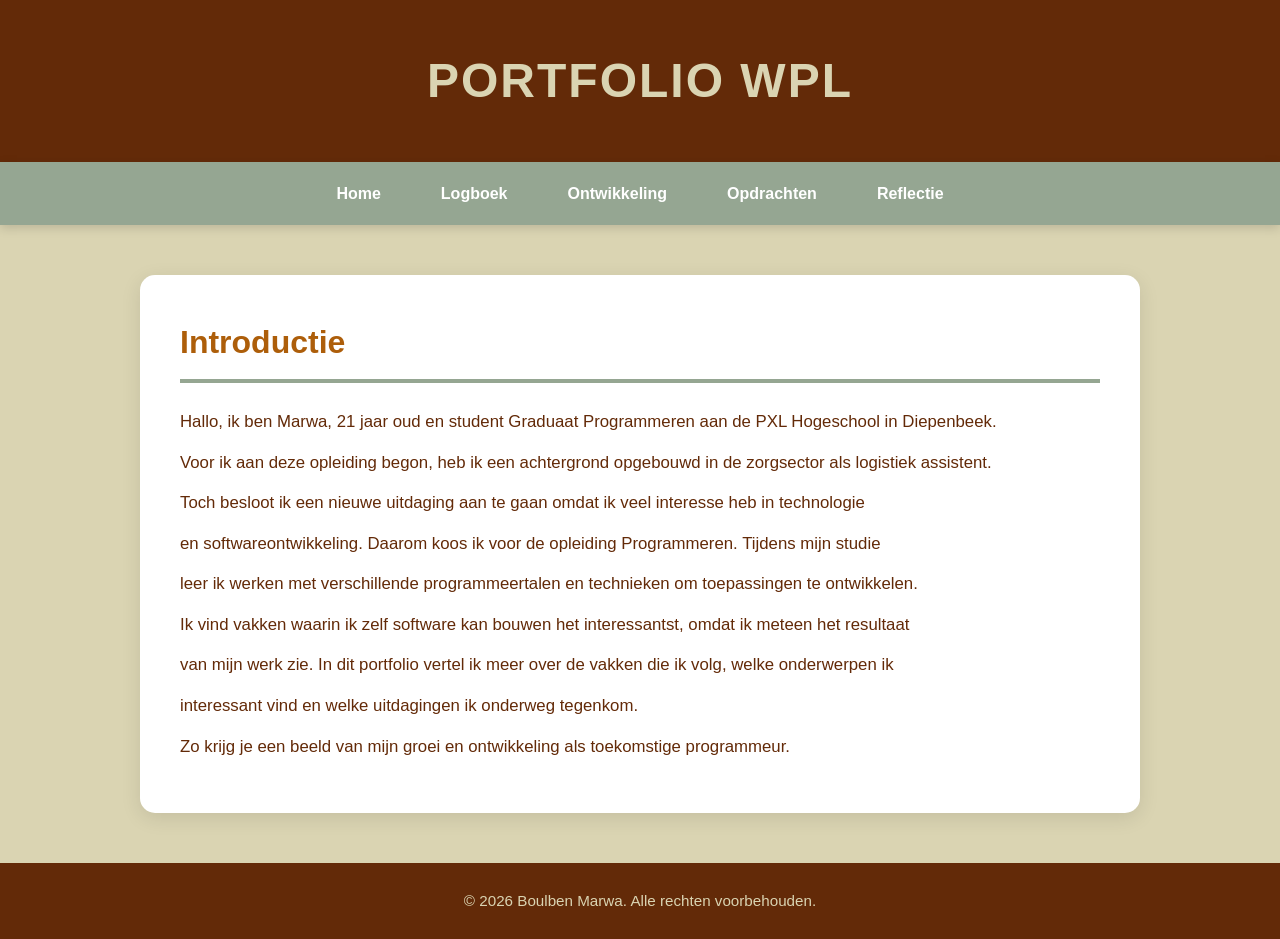
<file: index.html>
<!DOCTYPE html>
<html lang="nl">
<head>
    <meta charset="UTF-8">
    <meta name="viewport" content="width=device-width, initial-scale=1.0">
    <link rel="stylesheet" href="Style.css">
    <title>Hoofdpagina</title>
</head>
<body>
    <main>
        <h1 class="page-title">Portfolio WPL</h1>

        <nav class="navigation">
            <ul class="nav-list">
                <li class="Hoofdpagina"><a href="index.html" class="nav-link">Home</a></li>
                <li class="Logboek"><a href="Logboek.html" class="nav-link">Logboek</a></li>
                <li class="Ontwikkeling"><a href="Ontwikkeling.html" class="nav-link">Ontwikkeling</a></li>
                <li class="Opdrachten"><a href="Opdrachten.html" class="nav-link">Opdrachten</a></li>
                <li class="Reflectie"><a href="Reflectie.html" class="nav-link">Reflectie</a></li>
            </ul>
        </nav>

        <article class="section">
            <h2 class="section-title">Introductie </h2>

                <p> Hallo, ik ben Marwa, 21 jaar oud en student Graduaat Programmeren aan de PXL Hogeschool in Diepenbeek.</p>
                <p> Voor ik aan deze opleiding begon, heb ik een achtergrond opgebouwd in de zorgsector als logistiek assistent. </p>
                <p> Toch besloot ik een nieuwe uitdaging aan te gaan omdat ik veel interesse heb in technologie </p>
                <p> en softwareontwikkeling. Daarom koos ik voor de opleiding Programmeren. Tijdens mijn studie </p>
                <p> leer ik werken met verschillende programmeertalen en technieken om toepassingen te ontwikkelen.</p>
                <p> Ik vind vakken waarin ik zelf software kan bouwen het interessantst, omdat ik meteen het resultaat</p>
                <p> van mijn werk zie. In dit portfolio vertel ik meer over de vakken die ik volg, welke onderwerpen ik </p>
                <p> interessant vind en welke uitdagingen ik onderweg tegenkom. </p>
                <p> Zo krijg je een beeld van mijn groei en ontwikkeling als toekomstige programmeur.</p>
                
        </article>

    </main>

<footer>
    <p class="footer-text">&copy; 2026 Boulben Marwa. Alle rechten voorbehouden.</p>
</footer>

</body>
</html>
</file>
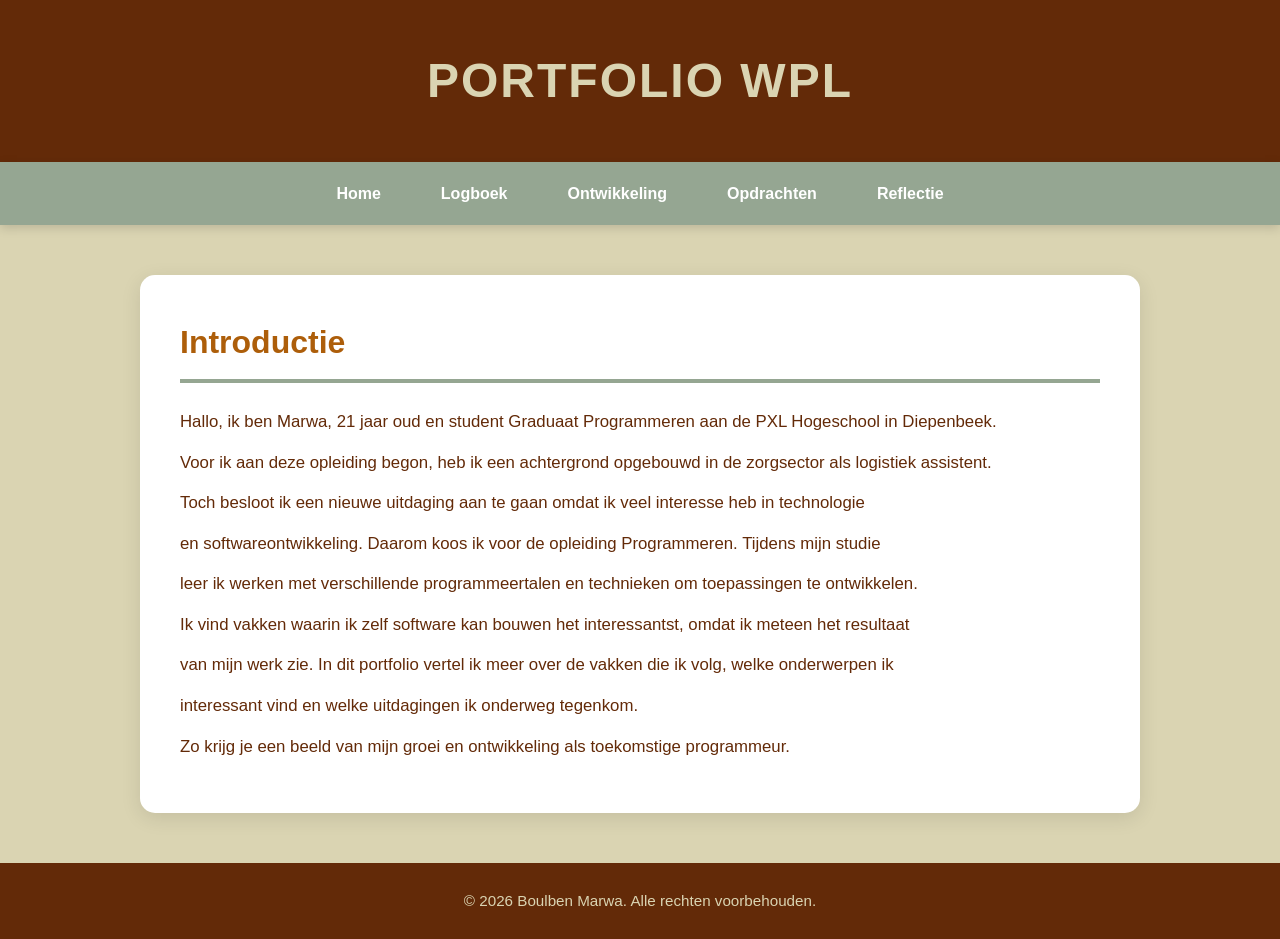
<file: Html/index.html>
<!DOCTYPE html>
<html lang="nl">
<head>
    <meta charset="UTF-8">
    <meta name="viewport" content="width=device-width, initial-scale=1.0">
    <link rel="stylesheet" href="../Css/Style.css">
    <title>Hoofdpagina</title>
</head>
<body>
    <main>
        <h1 class="page-title">Portfolio WPL</h1>

        <nav class="navigation">
            <ul class="nav-list">
                <li class="Hoofdpagina"><a href="../Html/index.html" class="nav-link">Home</a></li>
                <li class="Logboek"><a href="../Html/Logboek.html" class="nav-link">Logboek</a></li>
                <li class="Ontwikkeling"><a href="../Html/Ontwikkeling.html" class="nav-link">Ontwikkeling</a></li>
                <li class="Opdrachten"><a href="../Html/Opdrachten.html" class="nav-link">Opdrachten</a></li>
                <li class="Reflectie"><a href="../Html/Reflectie.html" class="nav-link">Reflectie</a></li>
            </ul>
        </nav>

        <article class="section">
            <h2 class="section-title">Introductie </h2>

                <p> Hallo, ik ben Marwa, 21 jaar oud en student Graduaat Programmeren aan de PXL Hogeschool in Diepenbeek.</p>
                <p> Voor ik aan deze opleiding begon, heb ik een achtergrond opgebouwd in de zorgsector als logistiek assistent. </p>
                <p> Toch besloot ik een nieuwe uitdaging aan te gaan omdat ik veel interesse heb in technologie </p>
                <p> en softwareontwikkeling. Daarom koos ik voor de opleiding Programmeren. Tijdens mijn studie </p>
                <p> leer ik werken met verschillende programmeertalen en technieken om toepassingen te ontwikkelen.</p>
                <p> Ik vind vakken waarin ik zelf software kan bouwen het interessantst, omdat ik meteen het resultaat</p>
                <p> van mijn werk zie. In dit portfolio vertel ik meer over de vakken die ik volg, welke onderwerpen ik </p>
                <p> interessant vind en welke uitdagingen ik onderweg tegenkom. </p>
                <p> Zo krijg je een beeld van mijn groei en ontwikkeling als toekomstige programmeur.</p>
                
        </article>

    </main>

<footer>
    <p class="footer-text">&copy; 2026 Boulben Marwa. Alle rechten voorbehouden.</p>
</footer>

</body>
</html>
</file>
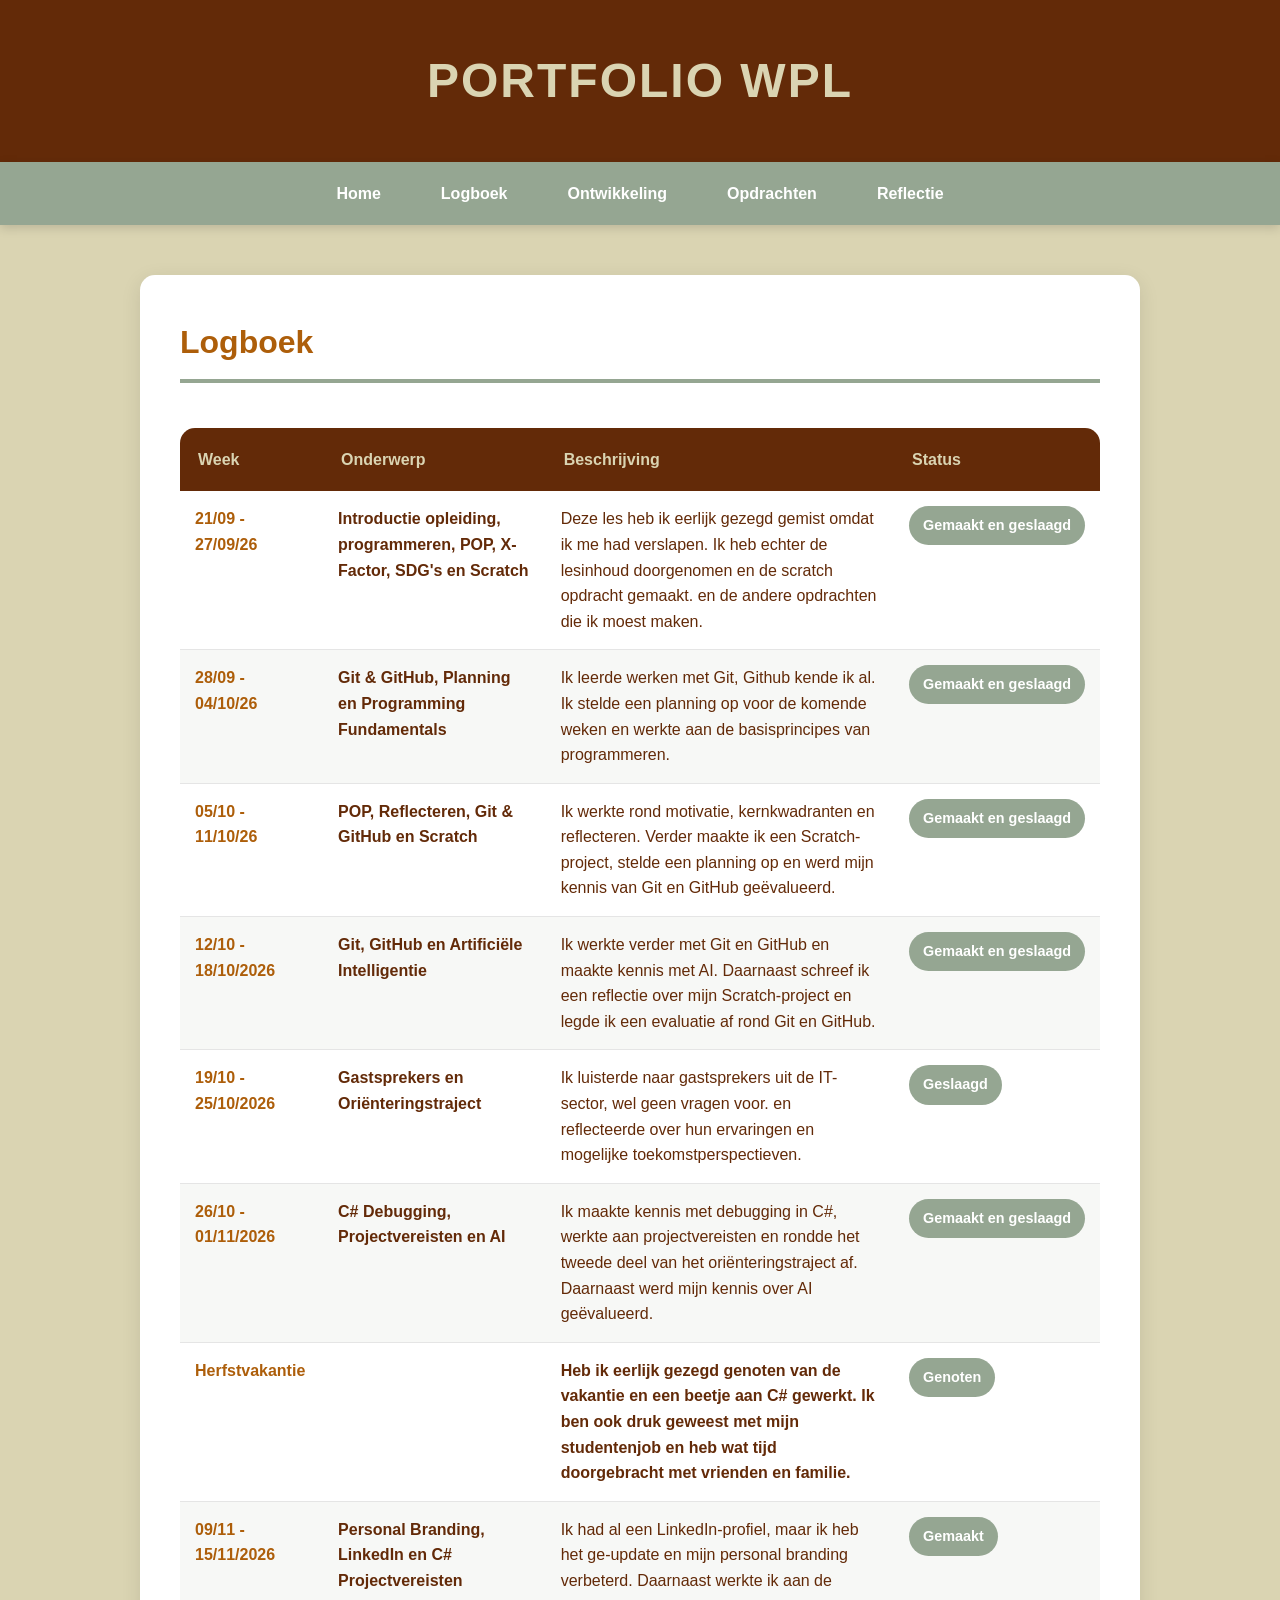
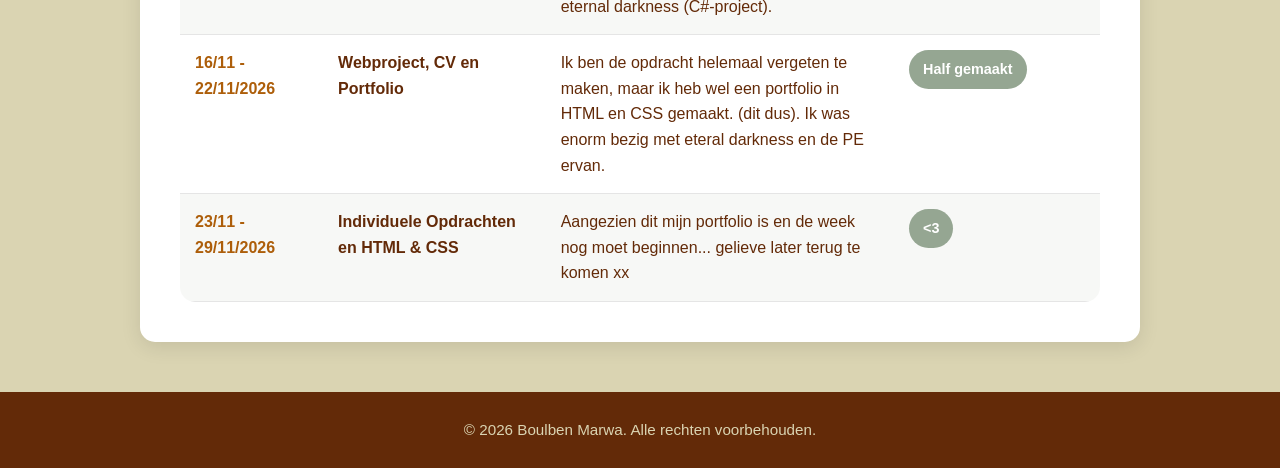
<file: Logboek.html>
<!DOCTYPE html>
<html lang="nl">

<head>
    <meta charset="UTF-8">
    <meta name="viewport" content="width=device-width, initial-scale=1.0">

    <link rel="stylesheet" href="Style.css">

    <title>Logboek</title>
</head>

<body>

    <main>

        <h1 class="page-title">Portfolio WPL</h1>
        <nav class="navigation">
            <ul class="nav-list">
                <li class="Hoofdpagina"><a href="index.html" class="nav-link">Home</a></li>
                <li class="Logboek"><a href="Logboek.html" class="nav-link">Logboek</a></li>
                <li class="Ontwikkeling"><a href="Ontwikkeling.html" class="nav-link">Ontwikkeling</a></li>
                <li class="Opdrachten"><a href="Opdrachten.html" class="nav-link">Opdrachten</a></li>
                <li class="Reflectie"><a href="Reflectie.html" class="nav-link">Reflectie</a></li>
            </ul>
        </nav>

        <section class="section">

            <h2 class="section-title">Logboek</h2>

            <div class="table-container">

                <table class="logboek-table">

                    <thead>
                        <tr>
                            <th>Week</th>
                            <th>Onderwerp</th>
                            <th>Beschrijving</th>
                            <th>Status</th>
                        </tr>
                    </thead>

                    <tbody>

                        <tr>
                            <td>21/09 - 27/09/26</td>
                            <td>Introductie opleiding, programmeren, POP, X-Factor, SDG's en Scratch</td>
                            <td>
                                Deze les heb ik eerlijk gezegd gemist omdat ik me had verslapen.
                                Ik heb echter de lesinhoud doorgenomen en de scratch opdracht gemaakt. 
                                en de andere opdrachten die ik moest maken. 
                            </td>
                            <td><span class="status-tag">Gemaakt en geslaagd</span></td>
                        </tr>

                        <tr>
                            <td>28/09 - 04/10/26</td>
                            <td>Git & GitHub, Planning en Programming Fundamentals</td>
                            <td>
                                Ik leerde werken met Git, Github kende ik al. Ik stelde een planning op 
                                voor de komende weken en werkte aan de basisprincipes van programmeren.
                            </td>
                            <td><span class="status-tag">Gemaakt en geslaagd</span></td>
                        </tr>

                        <tr>
                            <td>05/10 - 11/10/26</td>
                            <td>POP, Reflecteren, Git & GitHub en Scratch</td>
                            <td>
                                Ik werkte rond motivatie, kernkwadranten en reflecteren.
                                Verder maakte ik een Scratch-project, stelde een planning op
                                en werd mijn kennis van Git en GitHub geëvalueerd.
                            </td>
                            <td><span class="status-tag">Gemaakt en geslaagd</span></td>
                        </tr>

                        <tr>
                            <td>12/10 - 18/10/2026</td>
                            <td>Git, GitHub en Artificiële Intelligentie</td>
                            <td>
                                Ik werkte verder met Git en GitHub en maakte kennis met AI.
                                Daarnaast schreef ik een reflectie over mijn Scratch-project
                                en legde ik een evaluatie af rond Git en GitHub.
                            </td>
                            <td><span class="status-tag">Gemaakt en geslaagd</span></td>
                        </tr>

                        <tr>
                            <td>19/10 - 25/10/2026</td>
                            <td>Gastsprekers en Oriënteringstraject</td>
                            <td>
                                Ik luisterde naar gastsprekers uit de IT-sector, wel geen vragen voor.
                                en reflecteerde over hun ervaringen en mogelijke toekomstperspectieven.
                            </td>
                            <td><span class="status-tag">Geslaagd</span></td>
                        </tr>

                        <tr>
                            <td>26/10 - 01/11/2026</td>
                            <td>C# Debugging, Projectvereisten en AI</td>
                            <td>
                                Ik maakte kennis met debugging in C#, werkte aan projectvereisten
                                en rondde het tweede deel van het oriënteringstraject af.
                                Daarnaast werd mijn kennis over AI geëvalueerd.
                            </td>
                            <td><span class="status-tag">Gemaakt en geslaagd</span></td>
                        </tr>

                        <tr class="vacation-row">
                            <td colspan="2">Herfstvakantie</td>
                            <td>
                                Heb ik eerlijk gezegd genoten van de vakantie en een beetje 
                                aan C# gewerkt. Ik ben ook druk geweest met mijn studentenjob 
                                en heb wat tijd doorgebracht met vrienden en familie.
                            </td>
                            <td><span class="status-tag">Genoten</span></td>
                        </tr>

                        <tr>
                            <td>09/11 - 15/11/2026</td>
                            <td>Personal Branding, LinkedIn en C# Projectvereisten</td>
                            <td>
                                Ik had al een LinkedIn-profiel, maar ik heb het ge-update en mijn personal branding verbeterd.
                                Daarnaast werkte ik aan de eternal darkness (C#-project).
                            </td>
                            <td><span class="status-tag">Gemaakt</span></td>
                        </tr>

                        <tr>
                            <td>16/11 - 22/11/2026</td>
                            <td>Webproject, CV en Portfolio</td>
                            <td>
                                Ik ben de opdracht helemaal vergeten te maken, maar ik heb wel een portfolio in HTML en CSS gemaakt.
                                (dit dus). Ik was enorm bezig met eteral darkness en de PE ervan.
                            </td>
                            <td><span class="status-tag">Half gemaakt</span></td>
                        </tr>

                        <tr>
                            <td>23/11 - 29/11/2026</td>
                            <td>Individuele Opdrachten en HTML & CSS</td>
                            <td>
                                Aangezien dit mijn portfolio is en de week nog moet beginnen...
                                gelieve later terug te komen xx
                            </td>
                            <td><span class="status-tag"><3</span></td>
                        </tr>

                    </tbody>

                </table>

            </div>

        </section>

    </main>

<footer>
    <p class="footer-text">&copy; 2026 Boulben Marwa. Alle rechten voorbehouden.</p>
</footer>
</body>
</html>
</file>
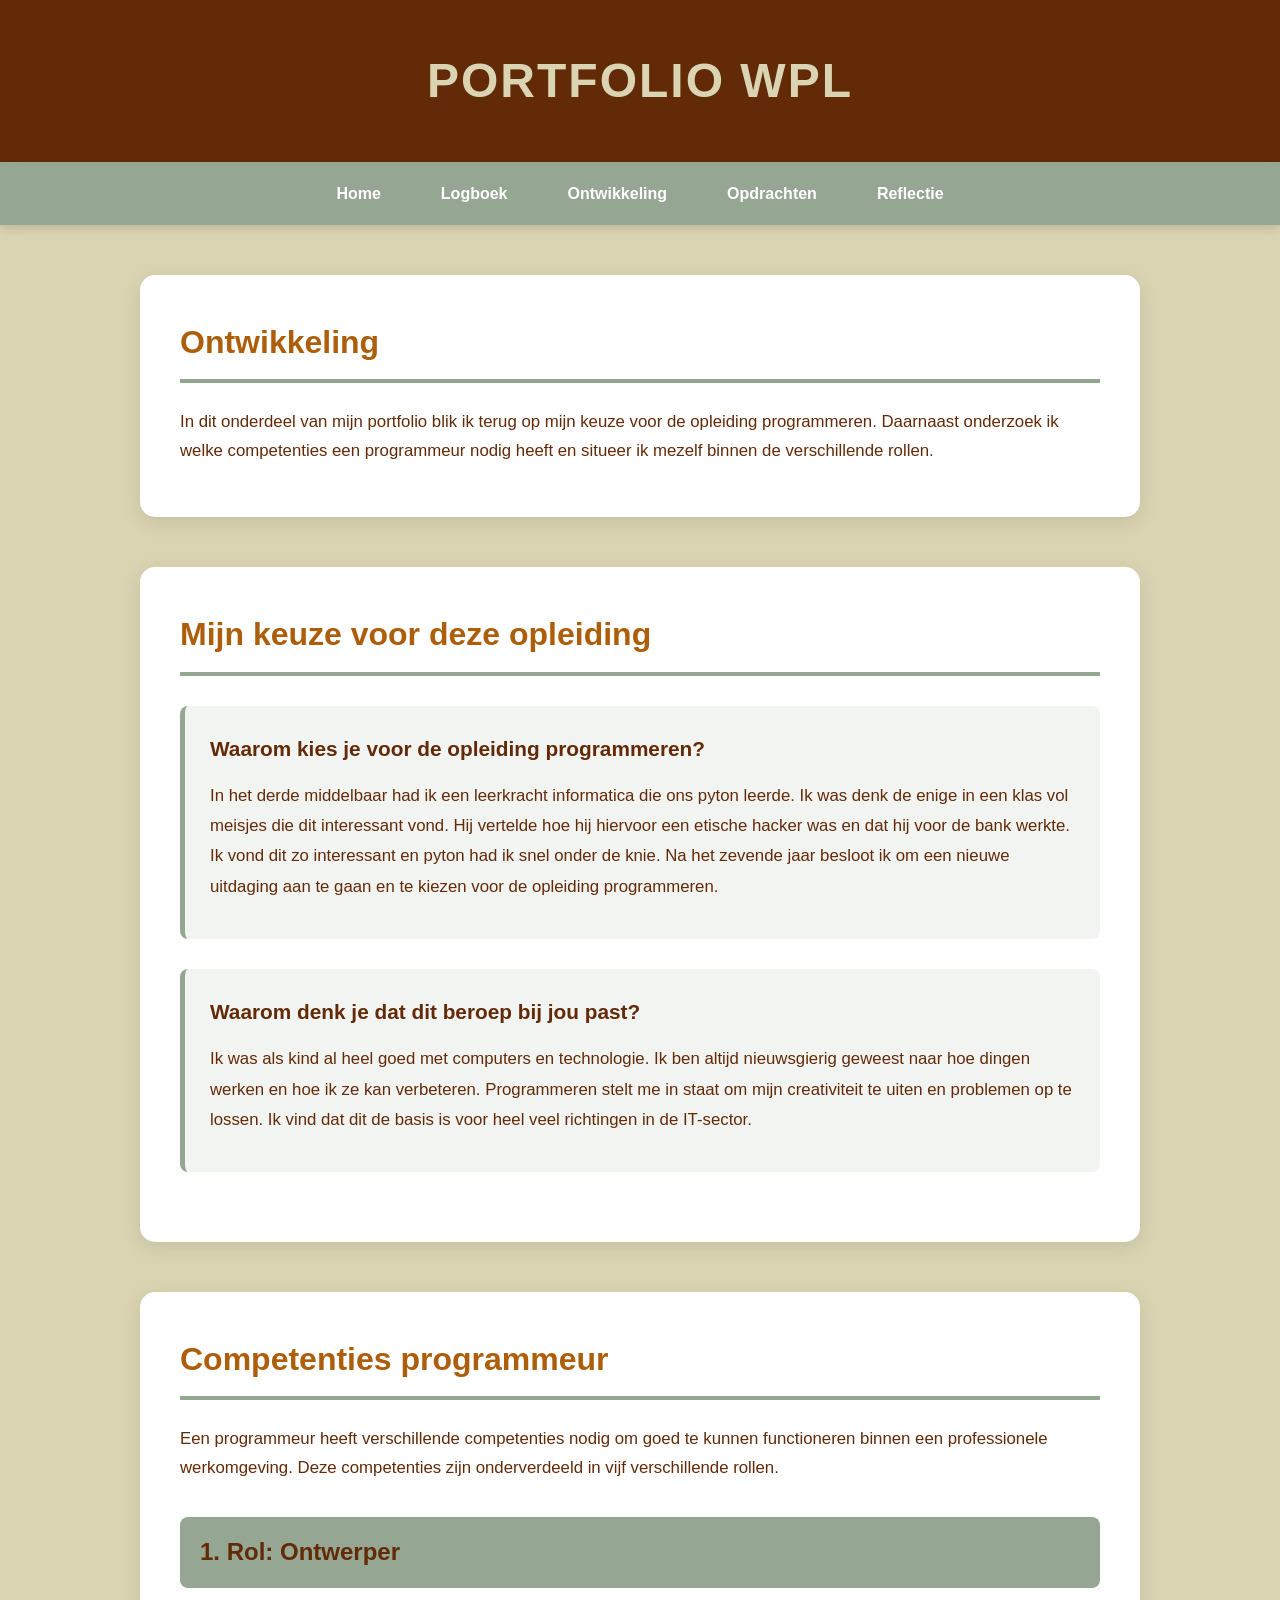
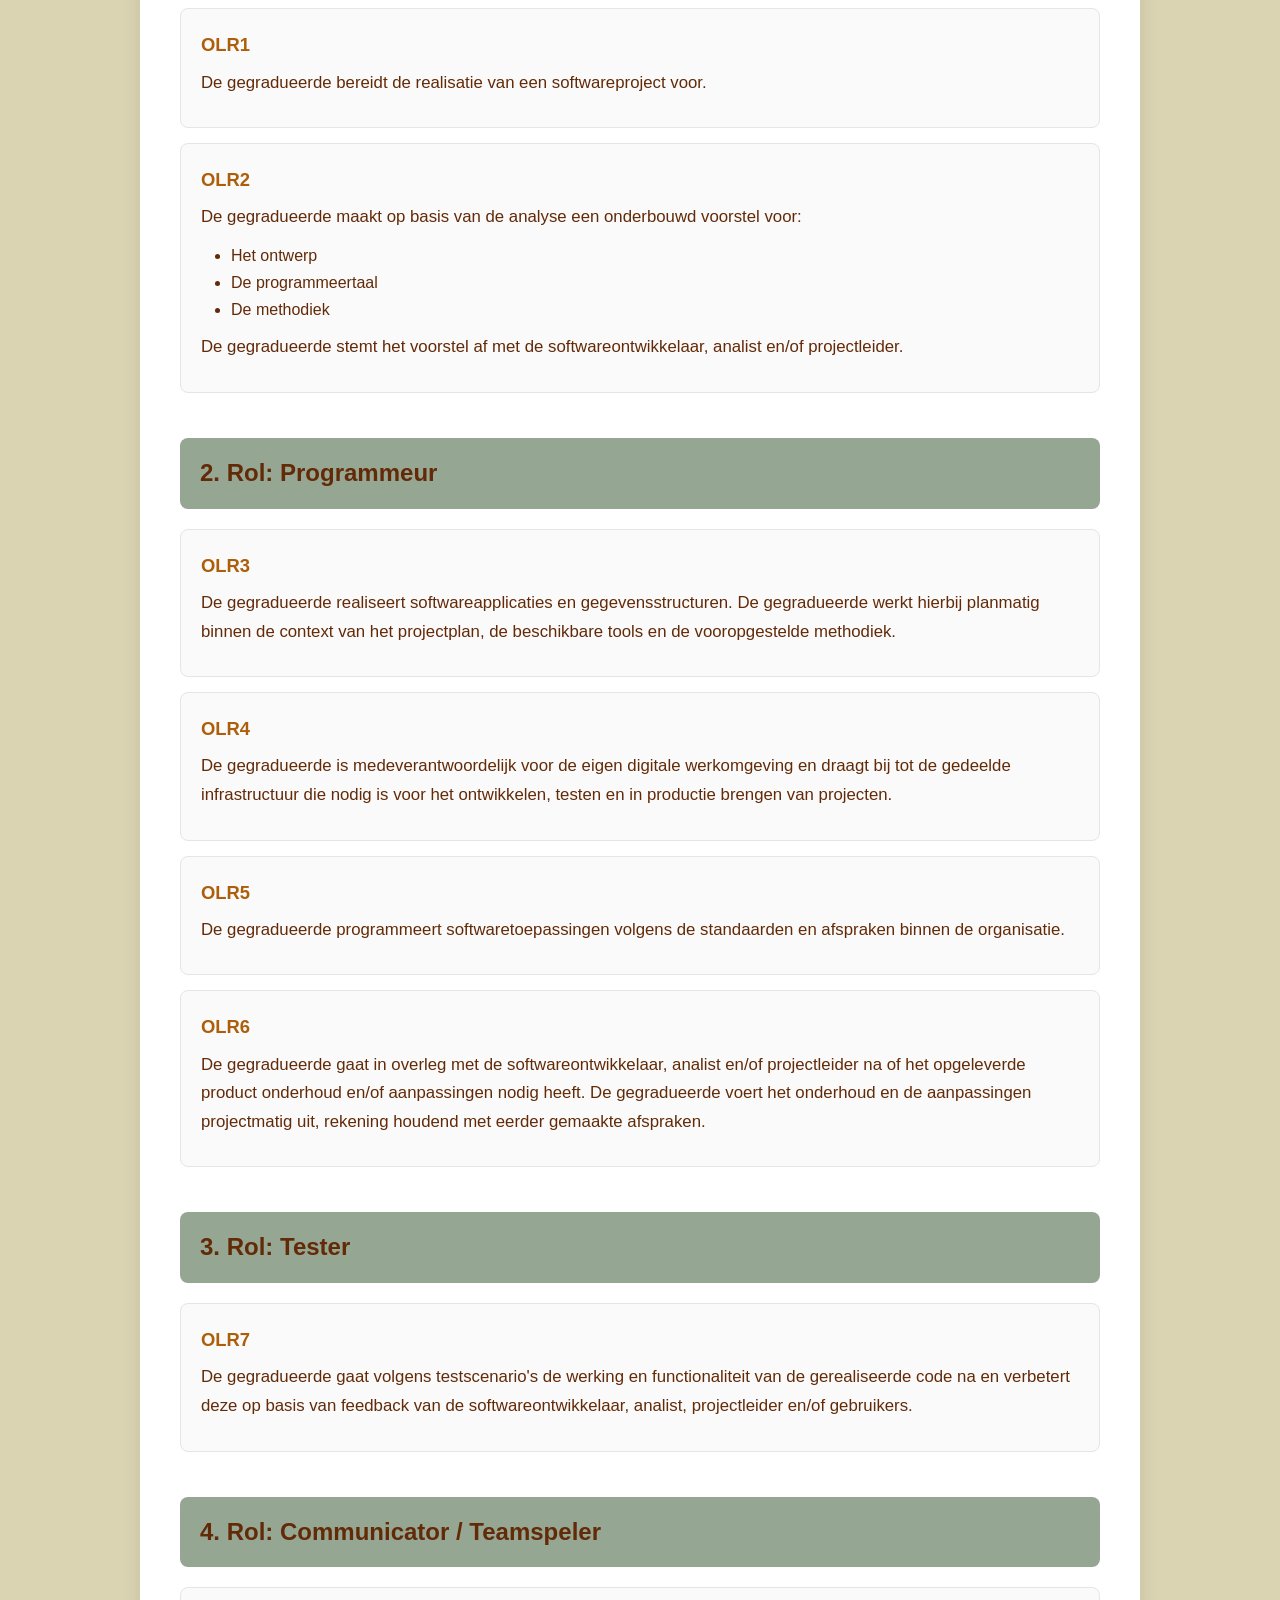
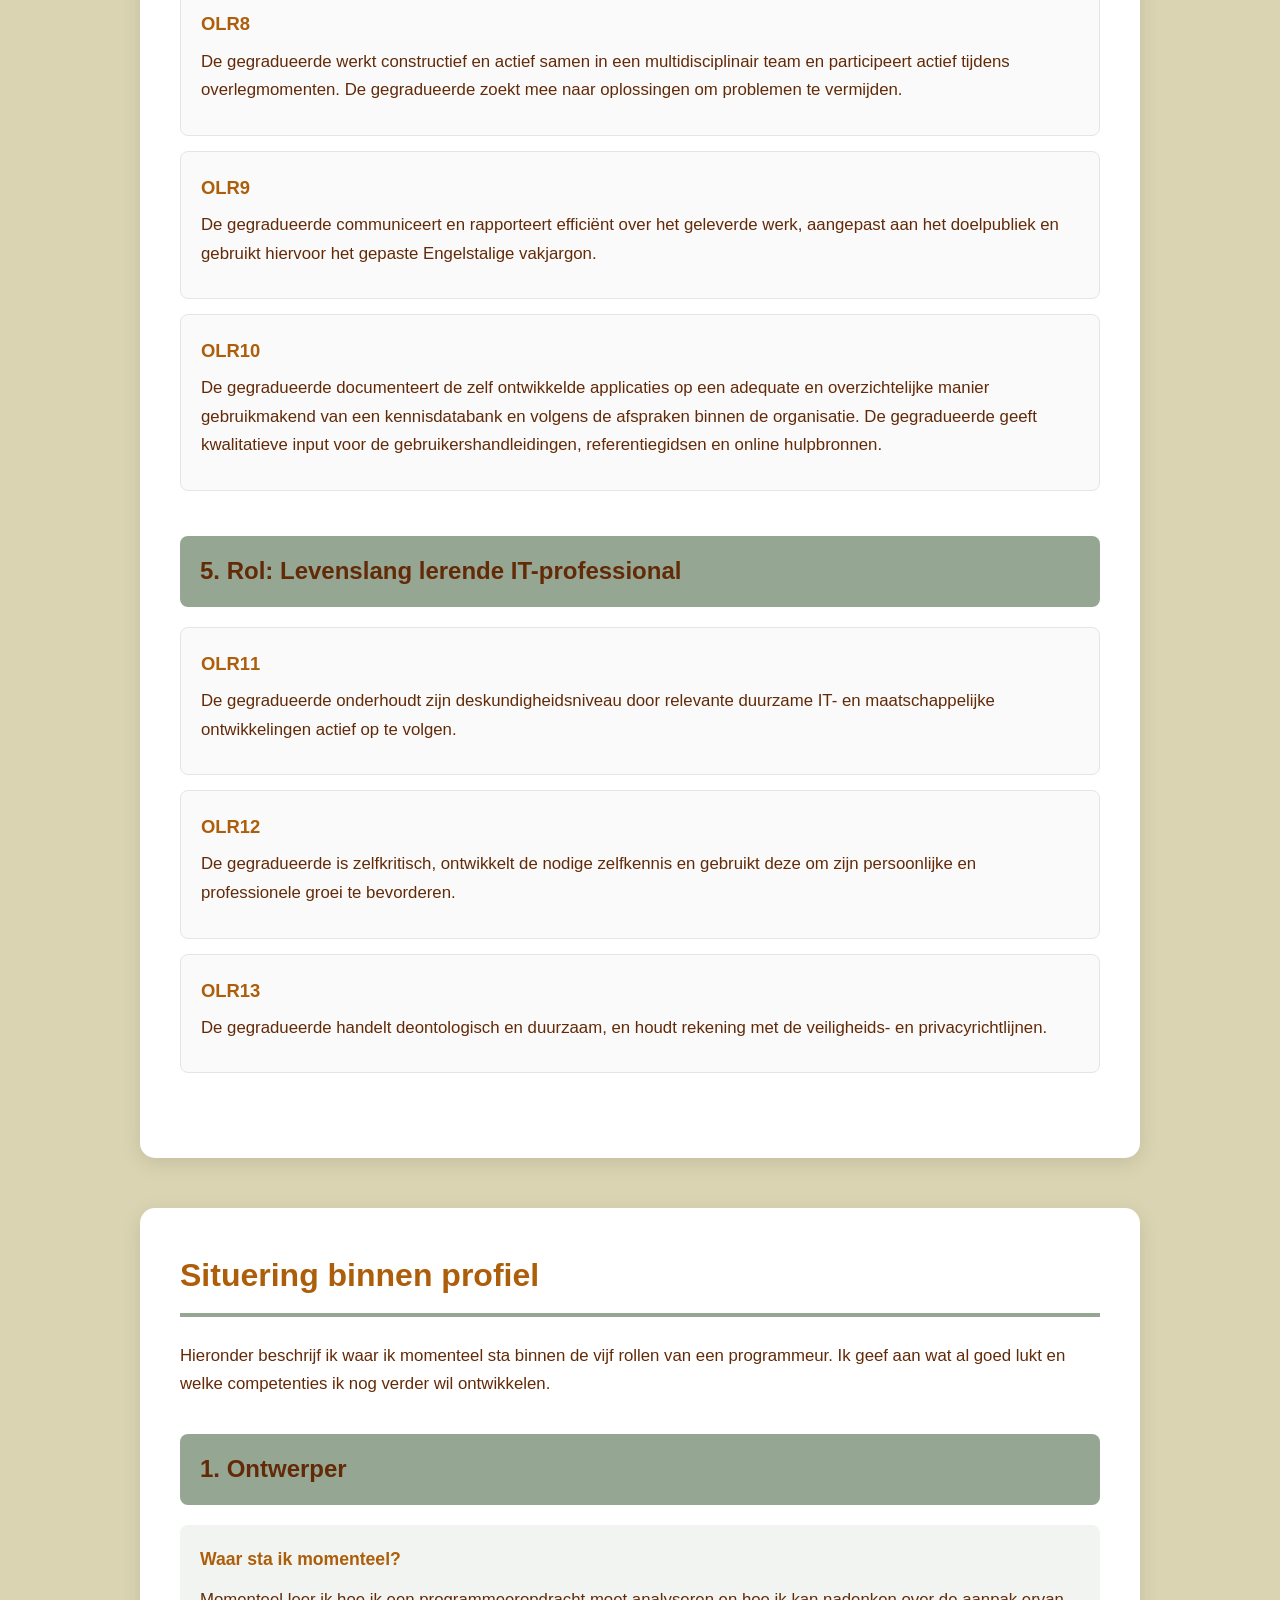
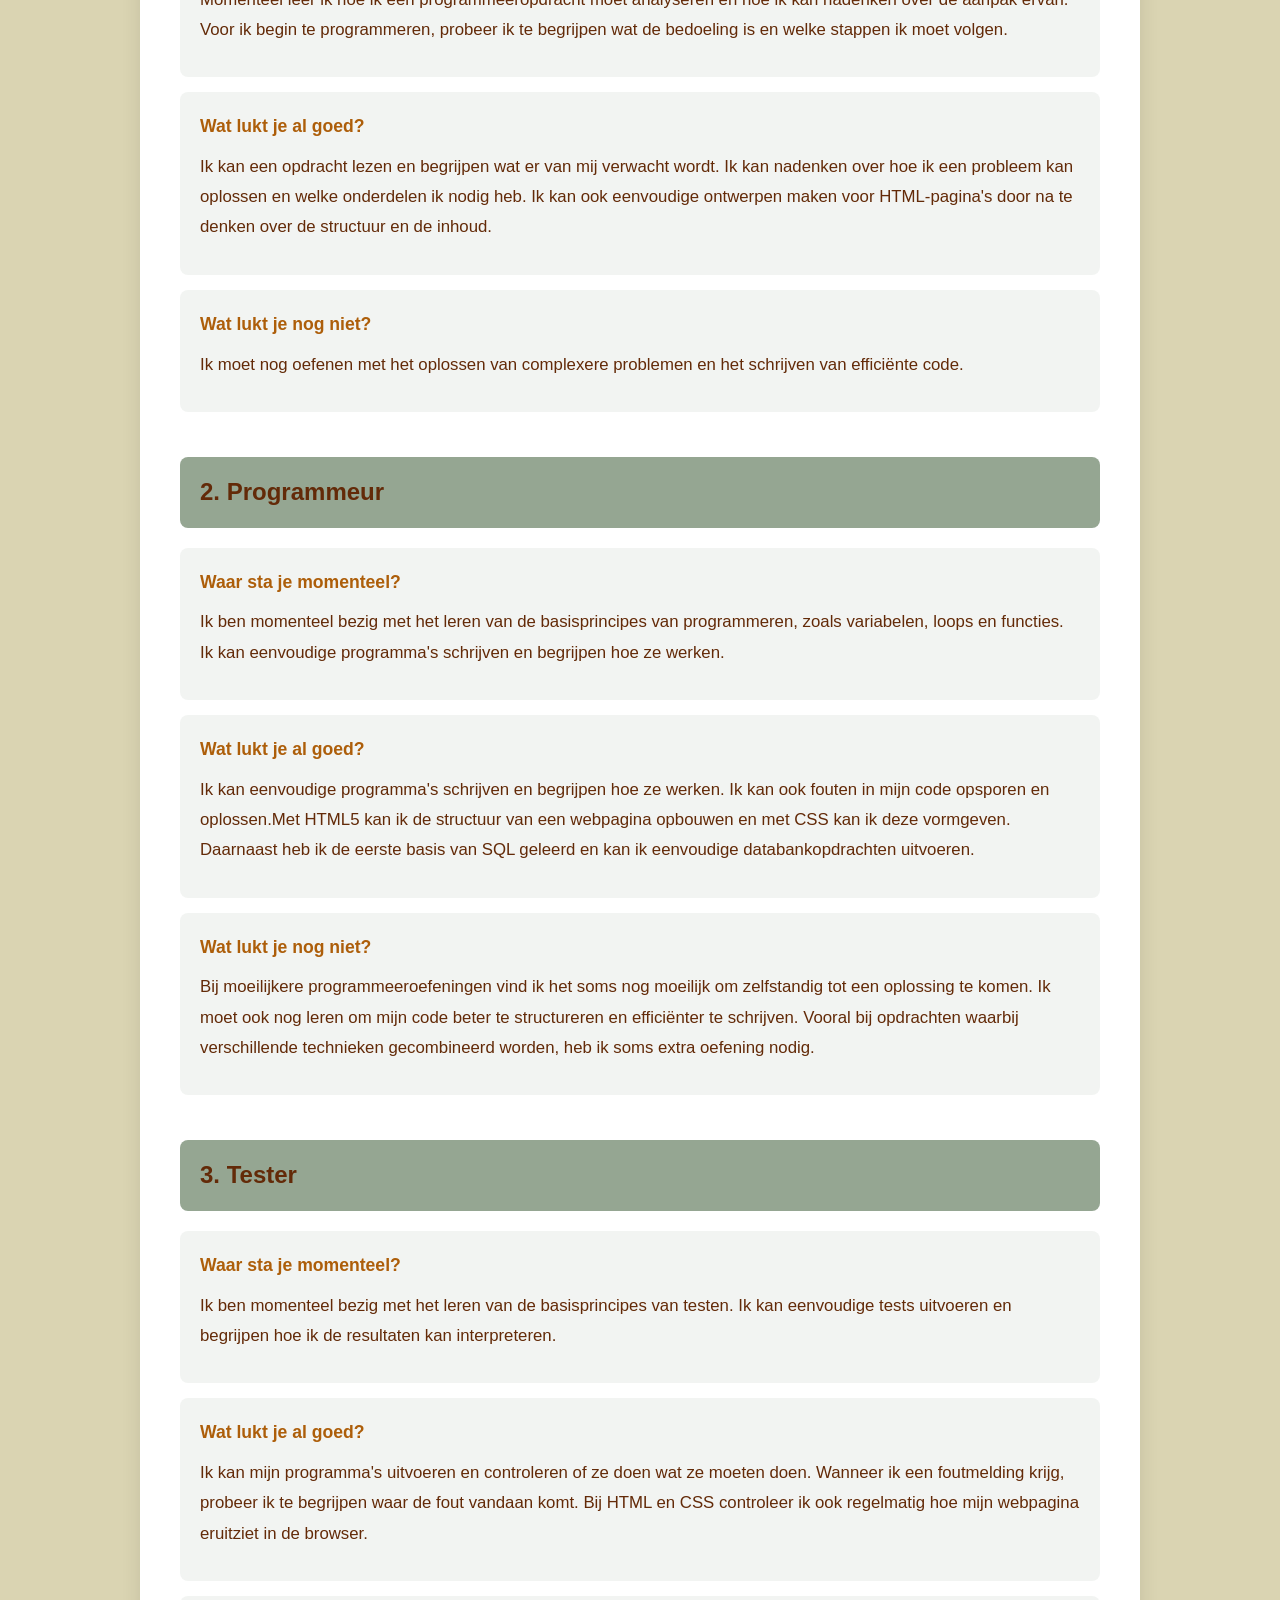
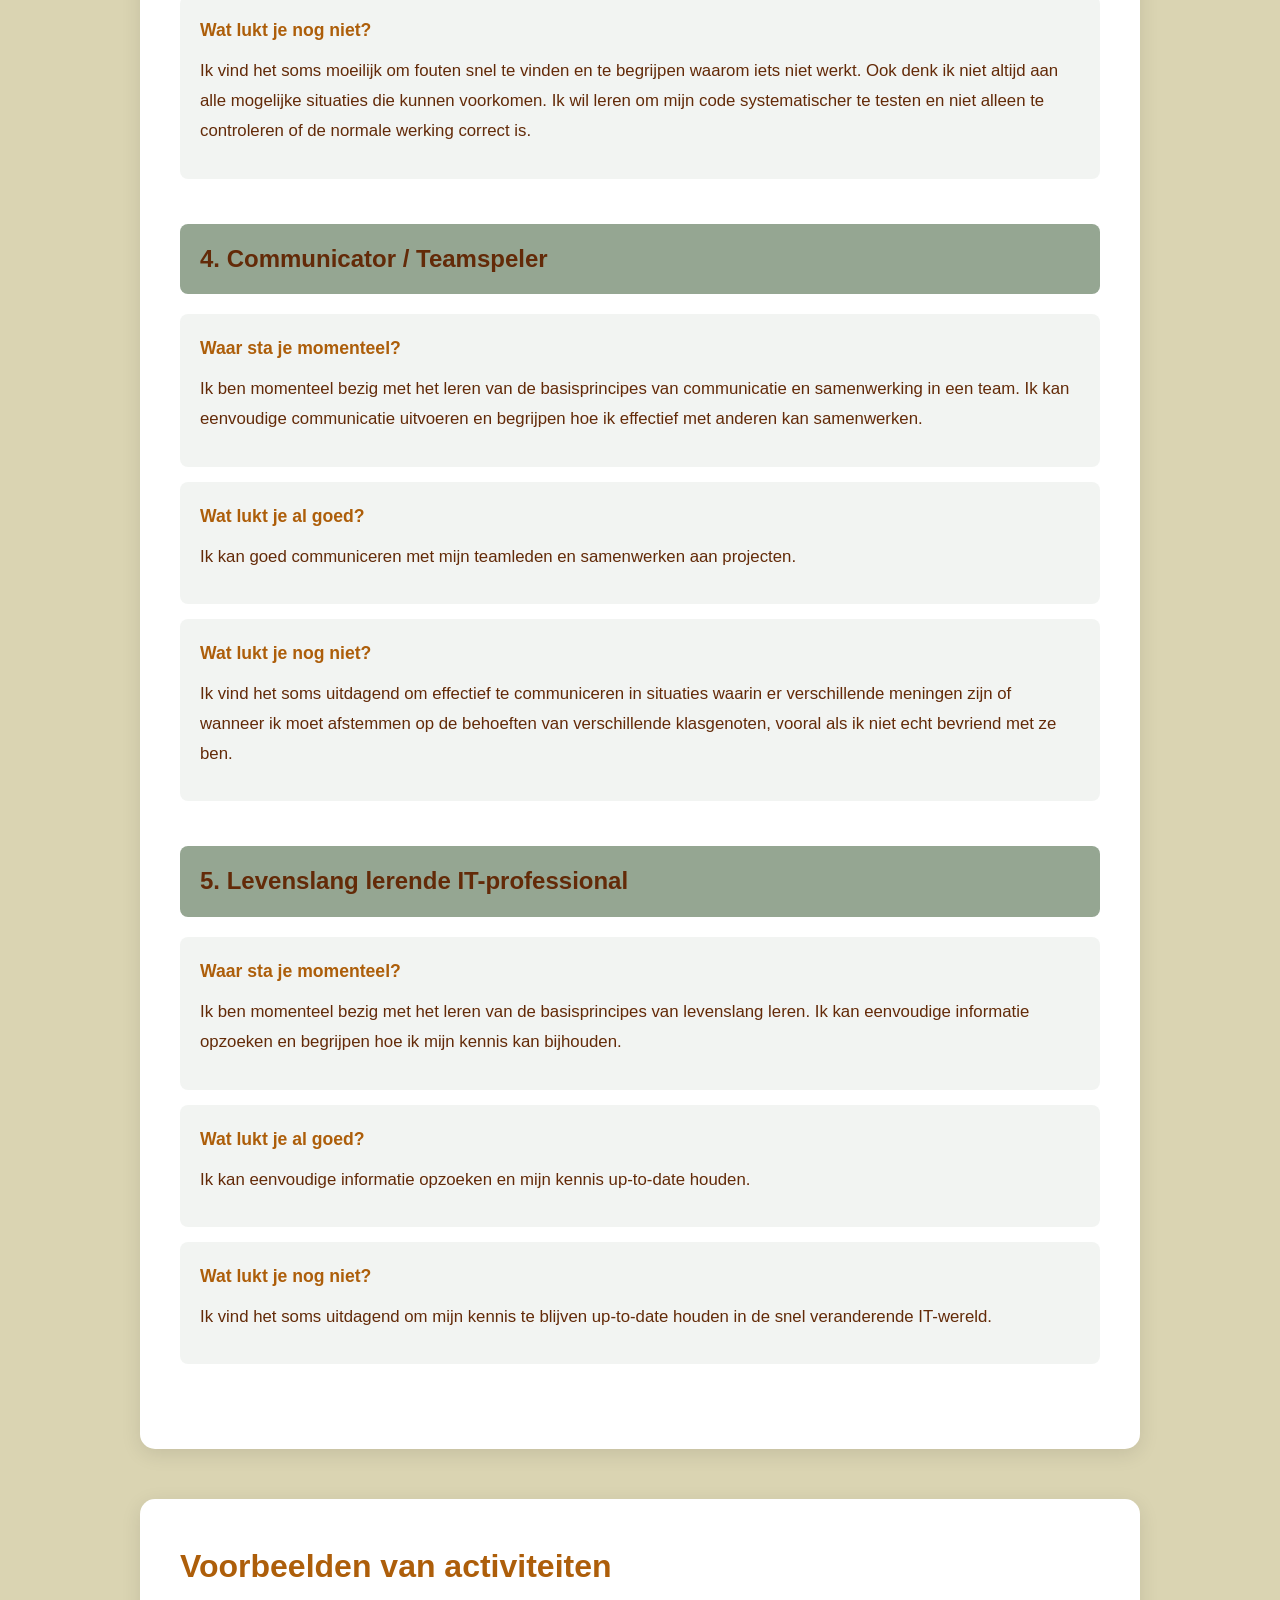
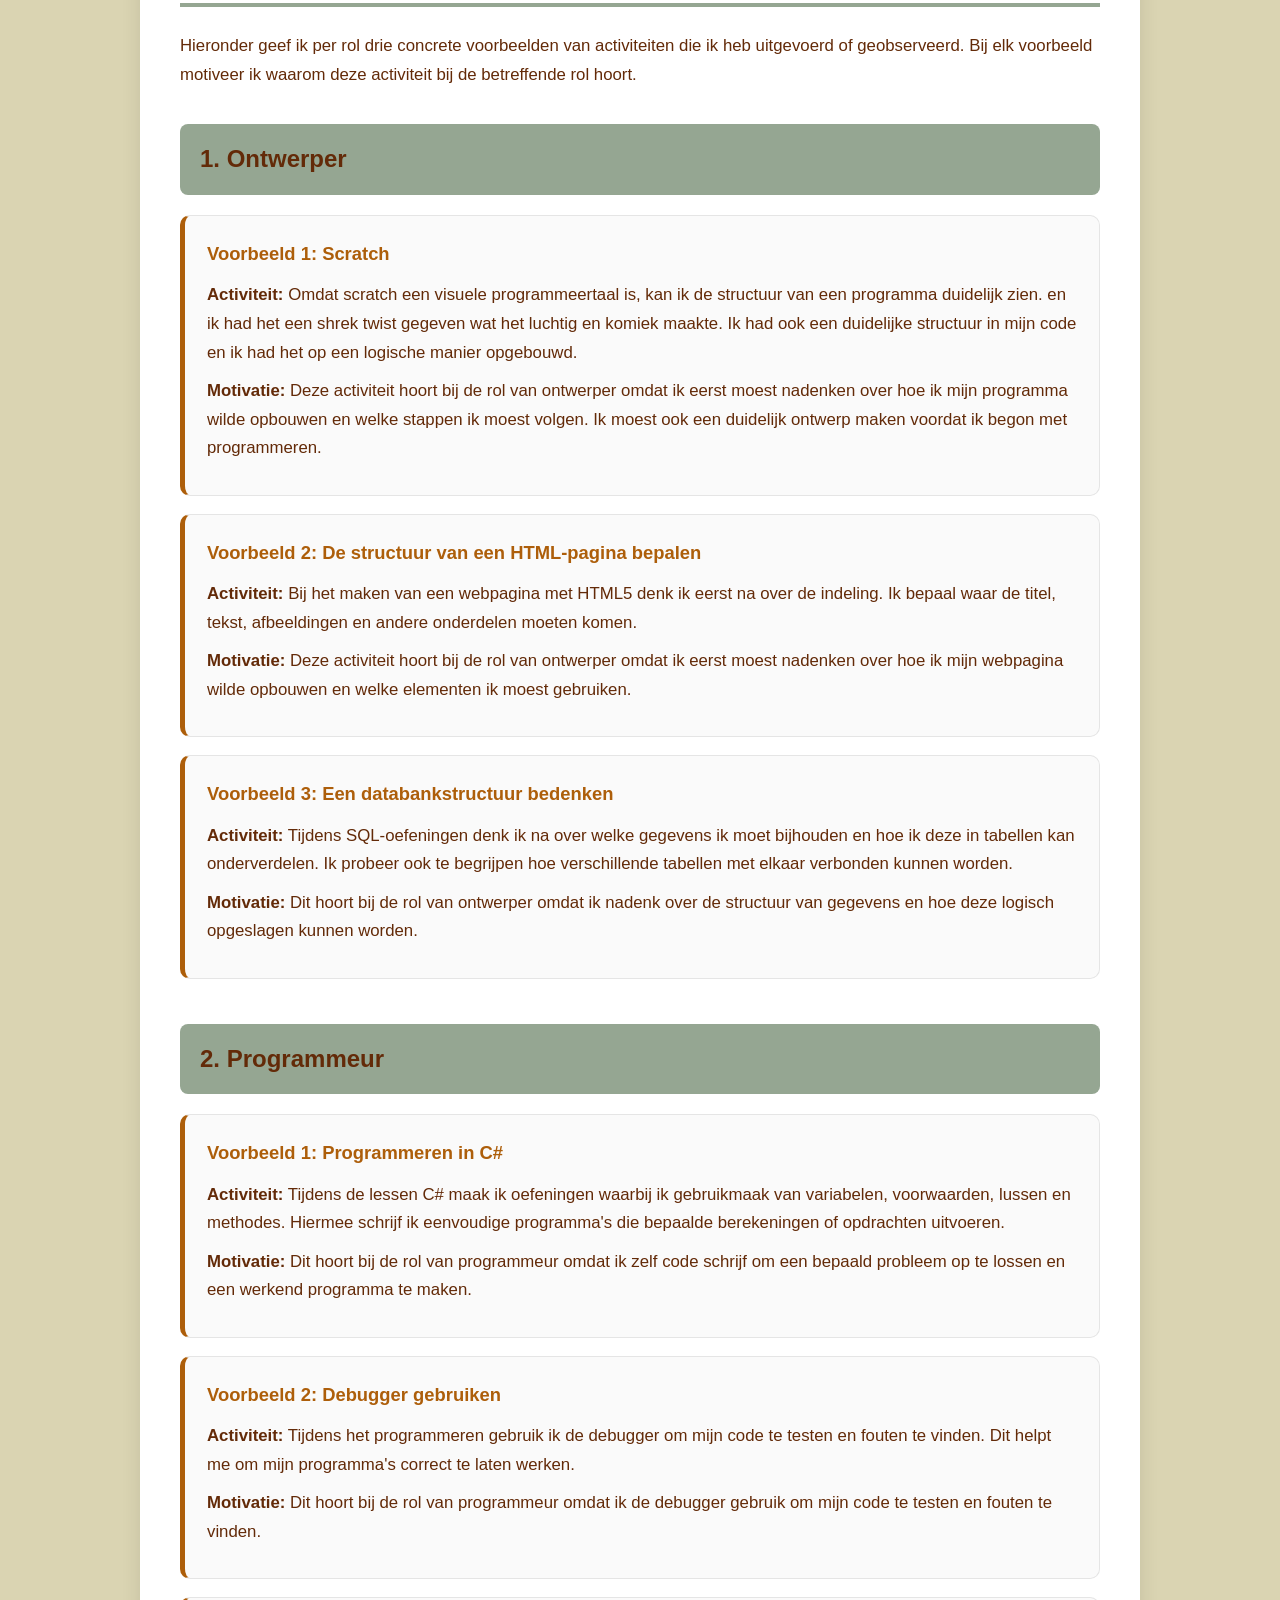
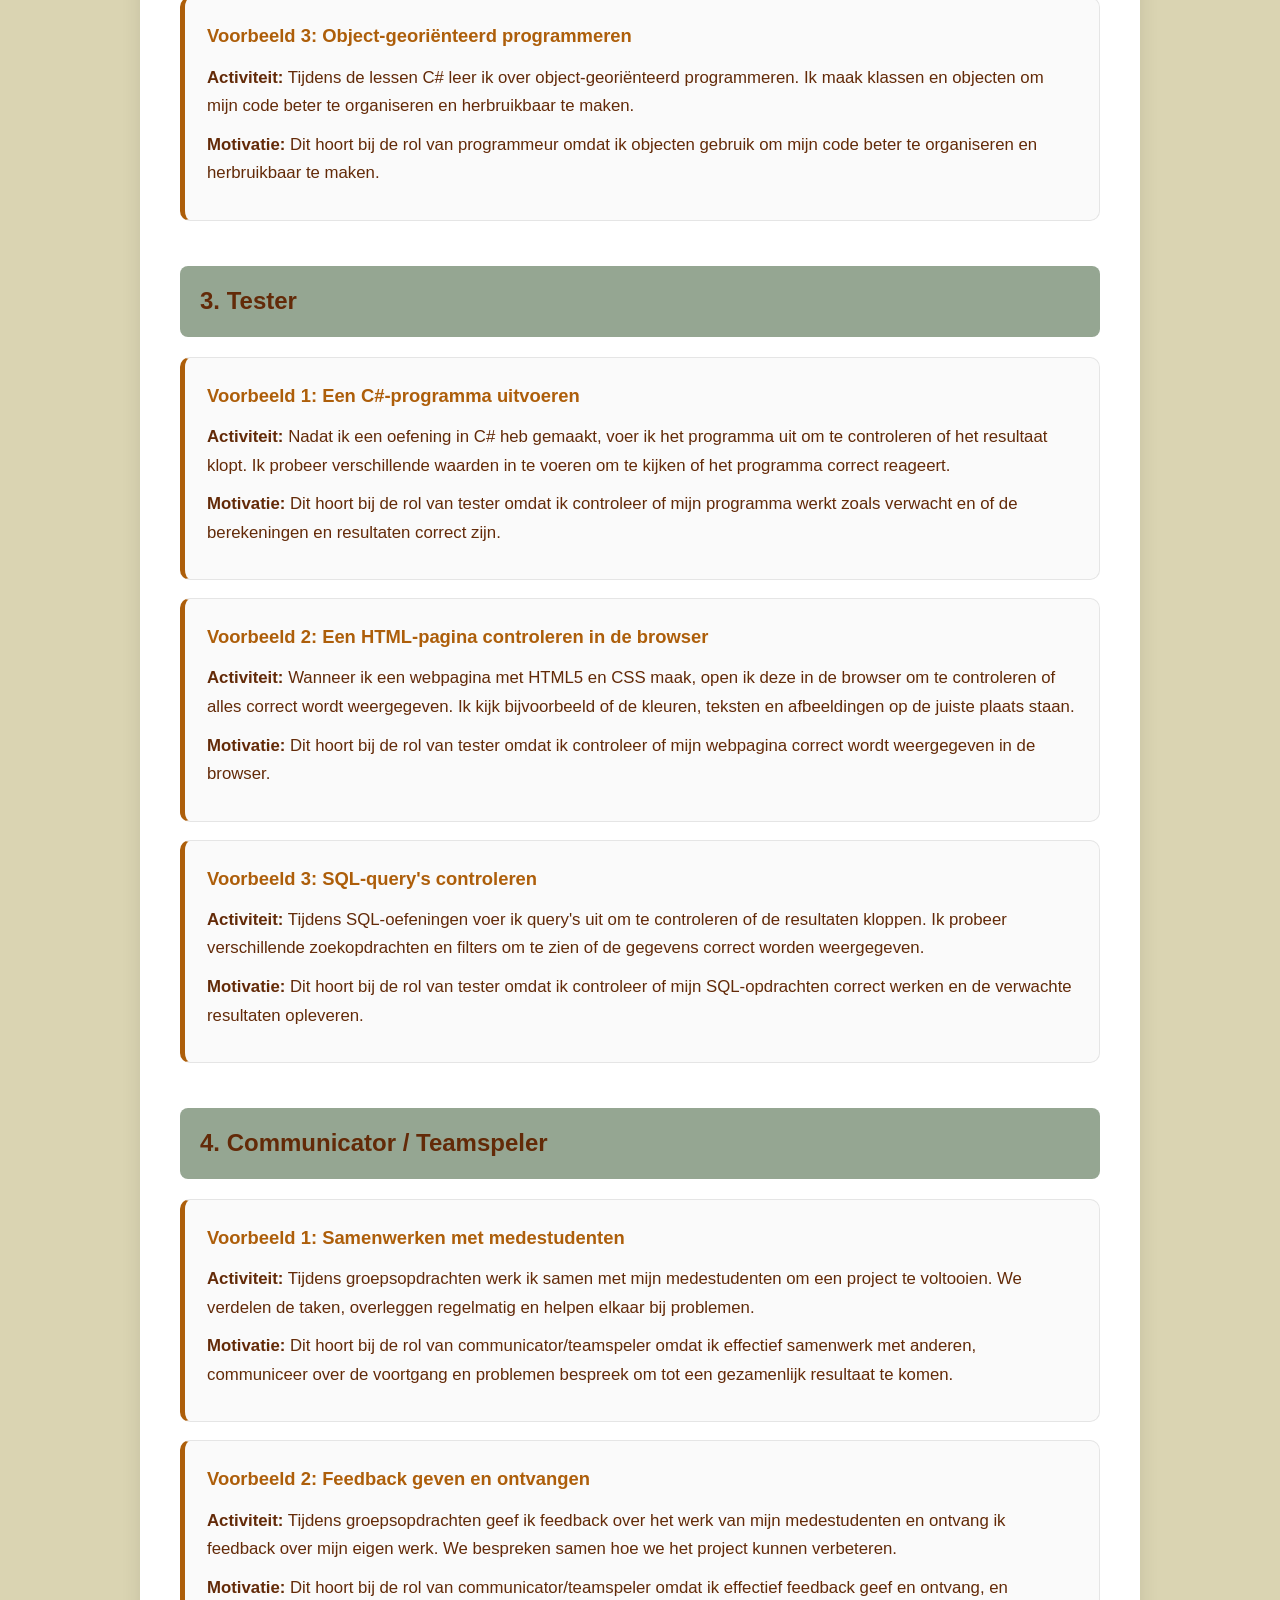
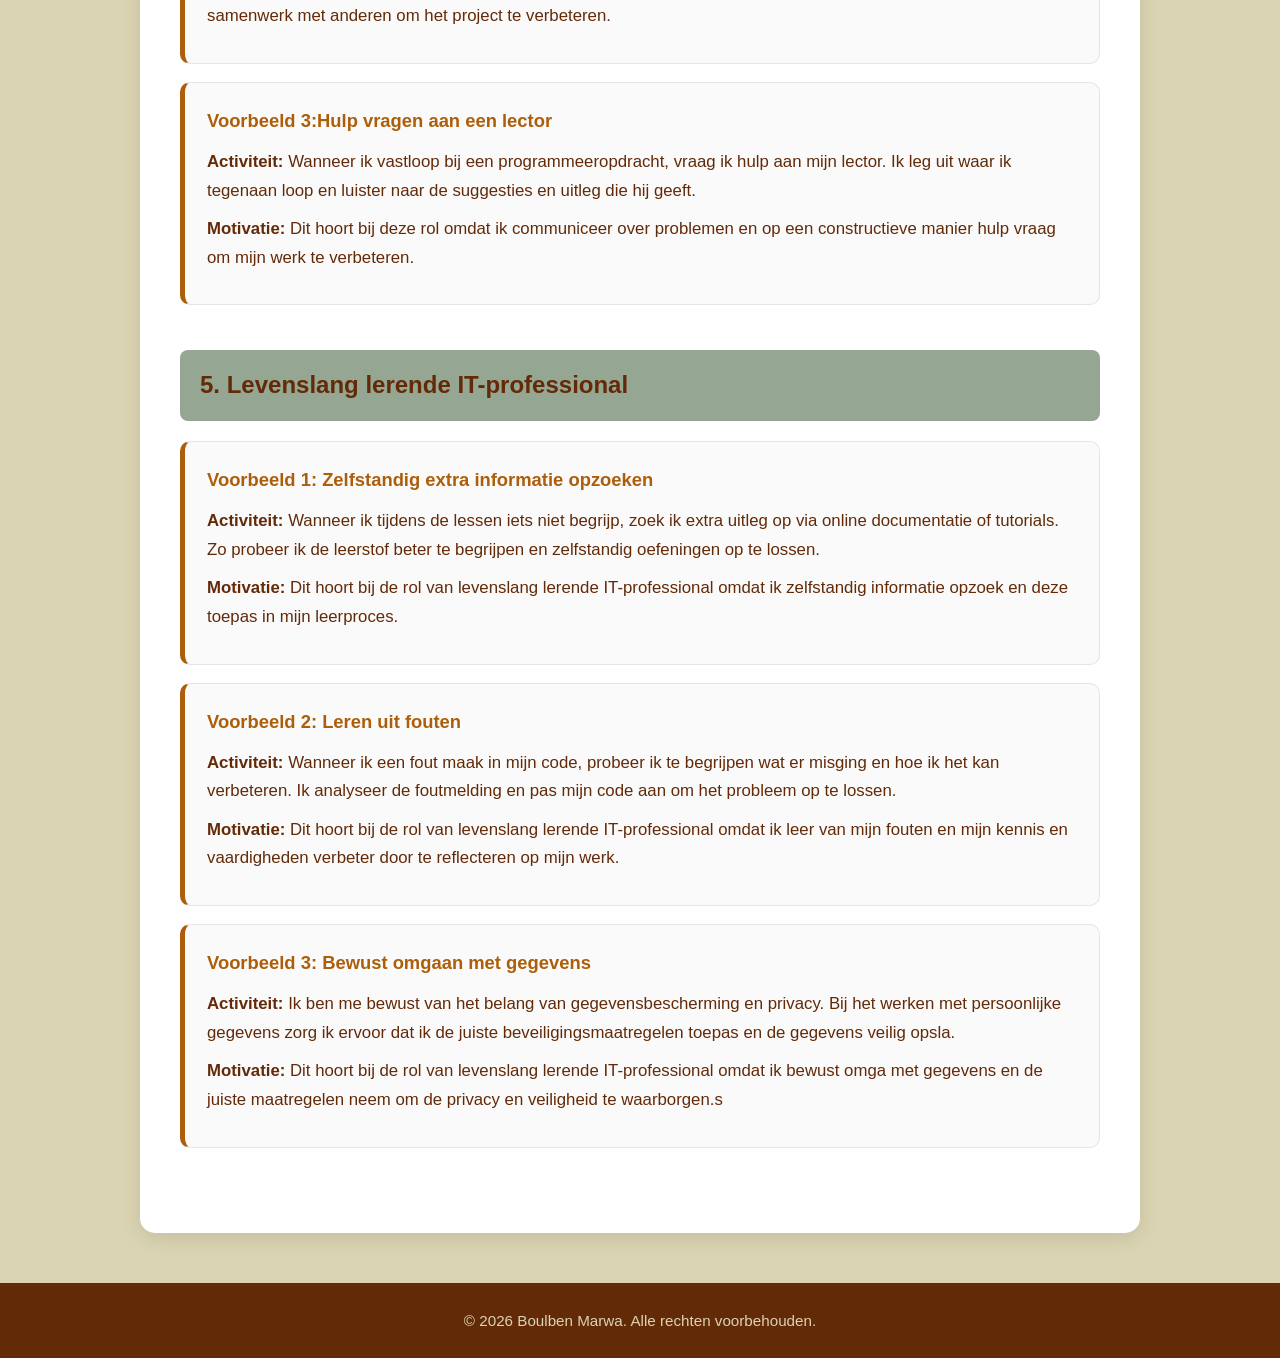
<file: Ontwikkeling.html>
<!DOCTYPE html>
<html lang="en">
<head>
    <meta charset="UTF-8">
    <meta name="viewport" content="width=device-width, initial-scale=1.0">
    <link rel="stylesheet" href="Style.css">
    <title>Ontwikkeling</title>
</head>
<body>
    <main>
        <h1 class="page-title">Portfolio WPL</h1>
        <nav class="navigation">
            <ul class="nav-list">
                <li class="Hoofdpagina"><a href="index.html" class="nav-link">Home</a></li>
                <li class="Logboek"><a href="Logboek.html" class="nav-link">Logboek</a></li>
                <li class="Ontwikkeling"><a href="Ontwikkeling.html" class="nav-link">Ontwikkeling</a></li>
                <li class="Opdrachten"><a href="Opdrachten.html" class="nav-link">Opdrachten</a></li>
                <li class="Reflectie"><a href="Reflectie.html" class="nav-link">Reflectie</a></li>
            </ul>
        </nav>


     <section class="section">
            <h2 class="section-title">Ontwikkeling</h2>

            <p>
                In dit onderdeel van mijn portfolio blik ik terug op mijn
                keuze voor de opleiding programmeren. Daarnaast onderzoek
                ik welke competenties een programmeur nodig heeft en
                situeer ik mezelf binnen de verschillende rollen.
            </p>
        </section>

        <section class="section">
            <h2 class="section-title">
                 Mijn keuze voor deze opleiding
            </h2>

            <div class="question-block">
                <h3>Waarom kies je voor de opleiding programmeren?</h3>

                <p class="answer-text">
                    In het derde middelbaar had ik een leerkracht informatica die ons pyton leerde.
                    Ik was denk de enige in een klas vol meisjes die dit interessant vond. 
                    Hij vertelde hoe hij hiervoor een etische hacker was en dat hij voor de bank werkte. 
                    Ik vond dit zo interessant en pyton had ik snel onder de knie. Na het zevende jaar 
                    besloot ik om een nieuwe uitdaging aan te gaan en te kiezen voor de opleiding programmeren.
            </div>

            <div class="question-block">
                <h3>Waarom denk je dat dit beroep bij jou past?</h3>

                <p class="answer-text">
                    Ik was als kind al heel goed met computers en technologie.
                     Ik ben altijd nieuwsgierig geweest naar hoe dingen werken en 
                     hoe ik ze kan verbeteren. Programmeren stelt me in staat om mijn 
                     creativiteit te uiten en problemen op te lossen. Ik vind dat dit 
                     de basis is voor heel veel richtingen in de IT-sector. 
                </p>
            </div>
        </section>


        
        <section class="section">
            <h2 class="section-title">Competenties programmeur</h2>

            <p>
                Een programmeur heeft verschillende competenties nodig
                om goed te kunnen functioneren binnen een professionele
                werkomgeving. Deze competenties zijn onderverdeeld in
                vijf verschillende rollen.
            </p>

           
            <div class="role-block">
                <h3 class="role-title">1. Rol: Ontwerper</h3>

                <div class="olr-item">
                    <h4>OLR1</h4>
                    <p>
                        De gegradueerde bereidt de realisatie van een
                        softwareproject voor.
                    </p>
                </div>

                <div class="olr-item">
                    <h4>OLR2</h4>
                    <p>
                        De gegradueerde maakt op basis van de analyse een
                        onderbouwd voorstel voor:
                    </p>
                    <ul>
                        <li>Het ontwerp</li>
                        <li>De programmeertaal</li>
                        <li>De methodiek</li>
                    </ul>
                    <p>
                        De gegradueerde stemt het voorstel af met de
                        softwareontwikkelaar, analist en/of projectleider.
                    </p>
                </div>
            </div>

            <div class="role-block">
                <h3 class="role-title">2. Rol: Programmeur</h3>

                <div class="olr-item">
                    <h4>OLR3</h4>
                    <p>
                        De gegradueerde realiseert softwareapplicaties en
                        gegevensstructuren. De gegradueerde werkt hierbij
                        planmatig binnen de context van het projectplan,
                        de beschikbare tools en de vooropgestelde methodiek.
                    </p>
                </div>

                <div class="olr-item">
                    <h4>OLR4</h4>
                    <p>
                        De gegradueerde is medeverantwoordelijk voor de
                        eigen digitale werkomgeving en draagt bij tot de
                        gedeelde infrastructuur die nodig is voor het
                        ontwikkelen, testen en in productie brengen van projecten.
                    </p>
                </div>

                <div class="olr-item">
                    <h4>OLR5</h4>
                    <p>
                        De gegradueerde programmeert softwaretoepassingen
                        volgens de standaarden en afspraken binnen de organisatie.
                    </p>
                </div>

                <div class="olr-item">
                    <h4>OLR6</h4>
                    <p>
                        De gegradueerde gaat in overleg met de
                        softwareontwikkelaar, analist en/of projectleider na
                        of het opgeleverde product onderhoud en/of
                        aanpassingen nodig heeft. De gegradueerde voert het
                        onderhoud en de aanpassingen projectmatig uit,
                        rekening houdend met eerder gemaakte afspraken.
                    </p>
                </div>
            </div>

            <div class="role-block">
                <h3 class="role-title">3. Rol: Tester</h3>

                <div class="olr-item">
                    <h4>OLR7</h4>
                    <p>
                        De gegradueerde gaat volgens testscenario's de
                        werking en functionaliteit van de gerealiseerde
                        code na en verbetert deze op basis van feedback
                        van de softwareontwikkelaar, analist, projectleider
                        en/of gebruikers.
                    </p>
                </div>
            </div>

            <div class="role-block">
                <h3 class="role-title">
                    4. Rol: Communicator / Teamspeler
                </h3>

                <div class="olr-item">
                    <h4>OLR8</h4>
                    <p>
                        De gegradueerde werkt constructief en actief samen
                        in een multidisciplinair team en participeert actief
                        tijdens overlegmomenten. De gegradueerde zoekt mee
                        naar oplossingen om problemen te vermijden.
                    </p>
                </div>

                <div class="olr-item">
                    <h4>OLR9</h4>
                    <p>
                        De gegradueerde communiceert en rapporteert efficiënt
                        over het geleverde werk, aangepast aan het doelpubliek
                        en gebruikt hiervoor het gepaste Engelstalige vakjargon.
                    </p>
                </div>

                <div class="olr-item">
                    <h4>OLR10</h4>
                    <p>
                        De gegradueerde documenteert de zelf ontwikkelde
                        applicaties op een adequate en overzichtelijke manier
                        gebruikmakend van een kennisdatabank en volgens de
                        afspraken binnen de organisatie. De gegradueerde geeft
                        kwalitatieve input voor de gebruikershandleidingen,
                        referentiegidsen en online hulpbronnen.
                    </p>
                </div>
            </div>

            <div class="role-block">
                <h3 class="role-title">
                    5. Rol: Levenslang lerende IT-professional
                </h3>

                <div class="olr-item">
                    <h4>OLR11</h4>
                    <p>
                        De gegradueerde onderhoudt zijn deskundigheidsniveau
                        door relevante duurzame IT- en maatschappelijke
                        ontwikkelingen actief op te volgen.
                    </p>
                </div>

                <div class="olr-item">
                    <h4>OLR12</h4>
                    <p>
                        De gegradueerde is zelfkritisch, ontwikkelt de nodige
                        zelfkennis en gebruikt deze om zijn persoonlijke en
                        professionele groei te bevorderen.
                    </p>
                </div>

                <div class="olr-item">
                    <h4>OLR13</h4>
                    <p>
                        De gegradueerde handelt deontologisch en duurzaam,
                        en houdt rekening met de veiligheids- en privacyrichtlijnen.
                    </p>
                </div>
            </div>
        </section>

        <section class="section">

            <h2 class="section-title">Situering binnen profiel</h2>

            <p>
                Hieronder beschrijf ik waar ik momenteel sta binnen de
                vijf rollen van een programmeur. Ik geef aan wat al goed
                lukt en welke competenties ik nog verder wil ontwikkelen.
            </p>

            <div class="role-block">
                <h3 class="role-title">1. Ontwerper</h3>

                <div class="reflection-block">
                    <h4>Waar sta ik momenteel?</h4>
                    <p>
                        Momenteel leer ik hoe ik een programmeeropdracht 
                        moet analyseren en hoe ik kan nadenken over de aanpak 
                        ervan. Voor ik begin te programmeren, probeer ik te begrijpen 
                        wat de bedoeling is en welke stappen ik moet volgen. 
                    </p>
                </div>

                <div class="reflection-block">
                    <h4>Wat lukt je al goed?</h4>
                    <p>
                        Ik kan een opdracht lezen en begrijpen wat er van mij verwacht 
                        wordt. Ik kan nadenken over hoe ik een probleem kan oplossen en 
                        welke onderdelen ik nodig heb. Ik kan ook eenvoudige ontwerpen 
                        maken voor HTML-pagina's door na te denken over de structuur en
                        de inhoud.
                    </p>
                </div>

                <div class="reflection-block">
                    <h4>Wat lukt je nog niet?</h4>
                    <p>
                        Ik moet nog oefenen met het oplossen van complexere 
                        problemen en het schrijven van efficiënte code.     
                    </p>
                </div>
            </div>

           
            <div class="role-block">
                <h3 class="role-title">2. Programmeur</h3>

                <div class="reflection-block">
                    <h4>Waar sta je momenteel?</h4>
                    <p>
                        Ik ben momenteel bezig met het leren van de basisprincipes
                        van programmeren, zoals variabelen, loops en functies. 
                        Ik kan eenvoudige programma's schrijven en begrijpen hoe 
                        ze werken.
                    </p>
                </div>

                <div class="reflection-block">
                    <h4>Wat lukt je al goed?</h4>
                    <p>
                        Ik kan eenvoudige programma's schrijven en begrijpen hoe ze werken. 
                        Ik kan ook fouten in mijn code opsporen en oplossen.Met HTML5 kan
                        ik de structuur van een webpagina 
                        opbouwen en met CSS kan ik deze vormgeven. Daarnaast heb
                        ik de eerste basis van SQL geleerd en kan ik eenvoudige 
                        databankopdrachten uitvoeren.
                    </p>
                </div>

                <div class="reflection-block">
                    <h4>Wat lukt je nog niet?</h4>
                    <p>
                        Bij moeilijkere programmeeroefeningen vind ik het soms nog moeilijk 
                        om zelfstandig tot een oplossing te komen. Ik moet ook nog leren om 
                        mijn code beter te structureren en efficiënter te schrijven.
                         Vooral bij opdrachten waarbij verschillende technieken gecombineerd 
                         worden, heb ik soms extra oefening nodig.
                    </p>
                </div>
            </div>

            <div class="role-block">
                <h3 class="role-title">3. Tester</h3>

                <div class="reflection-block">
                    <h4>Waar sta je momenteel?</h4>
                    <p>
                        Ik ben momenteel bezig met het leren van de basisprincipes van testen. 
                        Ik kan eenvoudige tests uitvoeren en begrijpen hoe ik de resultaten kan interpreteren.
                </div>

                <div class="reflection-block">
                    <h4>Wat lukt je al goed?</h4>
                    <p>
                        Ik kan mijn programma's uitvoeren en controleren of ze doen wat ze moeten doen.
                        Wanneer ik een foutmelding krijg, probeer ik te begrijpen waar de fout vandaan 
                        komt. Bij HTML en CSS controleer ik ook regelmatig hoe mijn webpagina eruitziet in de browser.
                    </p>
                </div>

                <div class="reflection-block">
                    <h4>Wat lukt je nog niet?</h4>
                    <p>
                        Ik vind het soms moeilijk om fouten snel te vinden en te begrijpen waarom iets niet werkt. 
                        Ook denk ik niet altijd aan alle mogelijke situaties die kunnen voorkomen. Ik wil leren 
                        om mijn code systematischer te testen en niet alleen te controleren of de normale werking 
                        correct is.
                    </p>
                </div>
            </div>

            <div class="role-block">
                <h3 class="role-title">
                    4. Communicator / Teamspeler
                </h3>

                <div class="reflection-block">
                    <h4>Waar sta je momenteel?</h4>
                    <p>
                        Ik ben momenteel bezig met het leren van de basisprincipes van communicatie en samenwerking in een team. 
                        Ik kan eenvoudige communicatie uitvoeren en begrijpen hoe ik effectief met anderen kan samenwerken.
                    </p>
                </div>

                <div class="reflection-block">
                    <h4>Wat lukt je al goed?</h4>
                    <p>
                        Ik kan goed communiceren met mijn teamleden en samenwerken aan projecten.
                    </p>
                </div>

                <div class="reflection-block">
                    <h4>Wat lukt je nog niet?</h4>
                    <p>
                        Ik vind het soms uitdagend om effectief te communiceren in situaties waarin er
                        verschillende meningen zijn of wanneer ik moet afstemmen op de behoeften van verschillende klasgenoten, 
                        vooral als ik niet echt bevriend met ze ben.
                    </p>
                </div>
            </div>

            <div class="role-block">
                <h3 class="role-title">
                    5. Levenslang lerende IT-professional
                </h3>

                <div class="reflection-block">
                    <h4>Waar sta je momenteel?</h4>
                    <p>
                        Ik ben momenteel bezig met het leren van de basisprincipes van levenslang leren. 
                        Ik kan eenvoudige informatie opzoeken en begrijpen hoe ik mijn kennis kan bijhouden.
                    </p>
                </div>

                <div class="reflection-block">
                    <h4>Wat lukt je al goed?</h4>
                    <p>
                        Ik kan eenvoudige informatie opzoeken en mijn kennis up-to-date houden.
                    </p>
                </div>

                <div class="reflection-block">
                    <h4>Wat lukt je nog niet?</h4>
                    <p>
                        Ik vind het soms uitdagend om mijn kennis te blijven up-to-date houden in de snel veranderende IT-wereld.
                    </p>
                </div>
            </div>

        </section>


        <section class="section">
            <h2 class="section-title">
                Voorbeelden van activiteiten
            </h2>

            <p>
                Hieronder geef ik per rol drie concrete voorbeelden van
                activiteiten die ik heb uitgevoerd of geobserveerd.
                Bij elk voorbeeld motiveer ik waarom deze activiteit
                bij de betreffende rol hoort.
            </p>

            <div class="role-block">
                <h3 class="role-title">1. Ontwerper</h3>

                <div class="activity-card">
                    <h4>Voorbeeld 1: Scratch</h4>
                    <p>
                        <strong>Activiteit:</strong>
                        Omdat scratch een visuele programmeertaal is, kan ik de structuur van een programma duidelijk zien.
                        en ik had het een shrek twist gegeven wat het luchtig en komiek maakte. Ik had ook een duidelijke 
                        structuur in mijn code en ik had het op een logische manier opgebouwd.
                    </p>
                    <p>
                        <strong>Motivatie:</strong>
                        Deze activiteit hoort bij de rol van ontwerper omdat ik eerst moest nadenken over hoe ik mijn programma
                        wilde opbouwen en welke stappen ik moest volgen. 
                        Ik moest ook een duidelijk ontwerp maken voordat ik begon met programmeren.
                    </p>
                </div>

                <div class="activity-card">
                    <h4>Voorbeeld 2: De structuur van een HTML-pagina bepalen</h4>
                    <p>
                        <strong>Activiteit:</strong>
                        Bij het maken van een webpagina met HTML5 denk ik eerst na over de indeling. Ik bepaal waar de titel, tekst,
                        afbeeldingen en andere onderdelen moeten komen.
                    </p>
                    <p>
                        <strong>Motivatie:</strong>
                        Deze activiteit hoort bij de rol van ontwerper omdat ik eerst moest nadenken over hoe ik mijn webpagina wilde
                        opbouwen en welke elementen ik moest gebruiken.
                    </p>
                </div>

                <div class="activity-card">
                    <h4>Voorbeeld 3: Een databankstructuur bedenken</h4>
                    <p>
                        <strong>Activiteit:</strong>
                        Tijdens SQL-oefeningen denk ik na over welke gegevens ik moet bijhouden en hoe ik deze in tabellen kan onderverdelen. 
                        Ik probeer ook te begrijpen hoe verschillende tabellen met elkaar verbonden kunnen worden.
                    </p>
                    <p>
                        <strong>Motivatie:</strong>
                        Dit hoort bij de rol van ontwerper omdat ik nadenk over de structuur van gegevens en hoe deze logisch opgeslagen kunnen worden.
                    </p>
                </div>
            </div>

           
            <div class="role-block">
                <h3 class="role-title">2. Programmeur</h3>

                <div class="activity-card">
                    <h4>Voorbeeld 1: Programmeren in C#</h4>
                    <p>
                        <strong>Activiteit:</strong>
                        Tijdens de lessen C# maak ik oefeningen waarbij ik gebruikmaak van variabelen, voorwaarden, lussen en methodes. 
                        Hiermee schrijf ik eenvoudige programma's die bepaalde berekeningen of opdrachten uitvoeren.
                    </p>
                    <p>
                        <strong>Motivatie:</strong>
                        Dit hoort bij de rol van programmeur omdat ik zelf code schrijf om een bepaald probleem op te lossen en een werkend programma te maken.
                    </p>
                </div>

                <div class="activity-card">
                    <h4>Voorbeeld 2: Debugger gebruiken</h4>
                    <p>
                        <strong>Activiteit:</strong>
                        Tijdens het programmeren gebruik ik de debugger om mijn code te testen en fouten te vinden. Dit helpt me om mijn 
                        programma's correct te laten werken.
                    </p>
                    <p>
                        <strong>Motivatie:</strong>
                        Dit hoort bij de rol van programmeur omdat ik de debugger gebruik om mijn code te testen en fouten te vinden.
                    </p>
                </div>

                <div class="activity-card">
                    <h4>Voorbeeld 3: Object-georiënteerd programmeren</h4>
                    <p>
                        <strong>Activiteit:</strong>
                        Tijdens de lessen C# leer ik over object-georiënteerd programmeren. Ik maak klassen en objecten om mijn code beter 
                        te organiseren en herbruikbaar te maken.
                    </p>
                    <p>
                        <strong>Motivatie:</strong>
                        Dit hoort bij de rol van programmeur omdat ik objecten gebruik om mijn code beter te organiseren en herbruikbaar te maken.
                    </p>
                </div>
            </div>


            <div class="role-block">
                <h3 class="role-title">3. Tester</h3>

                <div class="activity-card">
                    <h4>Voorbeeld 1:  Een C#-programma uitvoeren</h4>
                    <p>
                        <strong>Activiteit:</strong>
                        Nadat ik een oefening in C# heb gemaakt, voer ik het programma uit om te controleren of het resultaat klopt. Ik 
                        probeer verschillende waarden in te voeren om te kijken of het programma correct reageert.
                    </p>
                    <p>
                        <strong>Motivatie:</strong>
                        Dit hoort bij de rol van tester omdat ik controleer of mijn programma werkt zoals verwacht en of de berekeningen en resultaten correct zijn.
                    </p>
                </div>

                
                <div class="activity-card">
                    <h4>Voorbeeld 2: Een HTML-pagina controleren in de browser </h4>
                    <p>
                        <strong>Activiteit:</strong>
                        Wanneer ik een webpagina met HTML5 en CSS maak, open ik deze in de browser om te controleren of alles correct 
                        wordt weergegeven. Ik kijk bijvoorbeeld of de kleuren, teksten en afbeeldingen op de juiste plaats staan.
                    </p>
                    <p>
                        <strong>Motivatie:</strong>
                        Dit hoort bij de rol van tester omdat ik controleer of mijn webpagina correct wordt weergegeven in de browser.
                    </p>
                </div>

                <div class="activity-card">
                    <h4>Voorbeeld 3:  SQL-query's controleren</h4>
                    <p>
                        <strong>Activiteit:</strong>
                        Tijdens SQL-oefeningen voer ik query's uit om te controleren of de resultaten kloppen. Ik probeer verschillende
                         zoekopdrachten en filters om te zien of de gegevens correct worden weergegeven.
                    </p>
                    <p>
                        <strong>Motivatie:</strong>
                        Dit hoort bij de rol van tester omdat ik controleer of mijn SQL-opdrachten correct werken en de verwachte resultaten opleveren.
                    </p>
                </div>
            </div>

           
            <div class="role-block">
                <h3 class="role-title">
                    4. Communicator / Teamspeler
                </h3>

                <div class="activity-card">
                    <h4>Voorbeeld 1: Samenwerken met medestudenten</h4>
                    <p>
                        <strong>Activiteit:</strong>
                        Tijdens groepsopdrachten werk ik samen met mijn medestudenten om een project te voltooien. We verdelen de taken,
                        overleggen regelmatig en helpen elkaar bij problemen.
                    </p>
                    <p>
                        <strong>Motivatie:</strong>
                        Dit hoort bij de rol van communicator/teamspeler omdat ik effectief samenwerk met anderen, communiceer 
                        over de voortgang en problemen bespreek om tot een gezamenlijk resultaat te komen.
                    </p>
                </div>

                <div class="activity-card">
                    <h4>Voorbeeld 2: Feedback geven en ontvangen</h4>
                    <p>
                        <strong>Activiteit:</strong>
                        Tijdens groepsopdrachten geef ik feedback over het werk van mijn medestudenten en ontvang ik feedback over 
                        mijn eigen werk. We bespreken samen hoe we het project kunnen verbeteren.
                    </p>
                    <p>
                        <strong>Motivatie:</strong>
                        Dit hoort bij de rol van communicator/teamspeler omdat ik effectief feedback geef en ontvang, en samenwerk 
                        met anderen om het project te verbeteren.
                    </p>
                </div>

                <div class="activity-card">
                    <h4>Voorbeeld 3:Hulp vragen aan een lector </h4>
                    <p>
                        <strong>Activiteit:</strong>
                        Wanneer ik vastloop bij een programmeeropdracht, vraag ik hulp aan mijn lector. Ik leg uit waar ik tegenaan 
                        loop en luister naar de suggesties en uitleg die hij geeft.
                    </p>
                    <p>
                        <strong>Motivatie:</strong>
                        Dit hoort bij deze rol omdat ik communiceer over problemen en op een constructieve manier hulp vraag om mijn 
                        werk te verbeteren.
                    </p>
                </div>
            </div>

                <div class="role-block">
                <h3 class="role-title">
                    5. Levenslang lerende IT-professional
                </h3>

                <div class="activity-card">
                    <h4>Voorbeeld 1: Zelfstandig extra informatie opzoeken</h4>
                    <p>
                        <strong>Activiteit:</strong>
                        Wanneer ik tijdens de lessen iets niet begrijp, zoek ik extra uitleg op via online documentatie of tutorials. 
                        Zo probeer ik de leerstof beter te begrijpen en zelfstandig oefeningen op te lossen.
                    </p>
                    <p>
                        <strong>Motivatie:</strong>
                        Dit hoort bij de rol van levenslang lerende IT-professional omdat ik zelfstandig informatie opzoek en deze toepas in mijn leerproces.
                    </p>
                </div>

                <div class="activity-card">
                    <h4>Voorbeeld 2: Leren uit fouten </h4>
                    <p>
                        <strong>Activiteit:</strong>
                        Wanneer ik een fout maak in mijn code, probeer ik te begrijpen wat er misging en hoe ik het kan verbeteren. 
                        Ik analyseer de foutmelding en pas mijn code aan om het probleem op te lossen.
                    </p>
                    <p>
                        <strong>Motivatie:</strong>
                        Dit hoort bij de rol van levenslang lerende IT-professional omdat ik leer van mijn fouten en mijn kennis en 
                        vaardigheden verbeter door te reflecteren op mijn werk.
                    </p>
                </div>

                <div class="activity-card">
                    <h4>Voorbeeld 3: Bewust omgaan met gegevens</h4>
                    <p>
                        <strong>Activiteit:</strong>
                        Ik ben me bewust van het belang van gegevensbescherming en privacy. Bij het werken met persoonlijke 
                        gegevens zorg ik ervoor dat ik de juiste beveiligingsmaatregelen toepas en de gegevens veilig opsla.
                    </p>
                    <p>
                        <strong>Motivatie:</strong>
                        Dit hoort bij de rol van levenslang lerende IT-professional omdat ik bewust omga met gegevens en de 
                        juiste maatregelen neem om de privacy en veiligheid te waarborgen.s
                    </p>
                </div>
            </div>

        </section>


    </main>

<footer>
    <p class="footer-text">&copy; 2026 Boulben Marwa. Alle rechten voorbehouden.</p>
</footer>

</body>
</html>
</file>
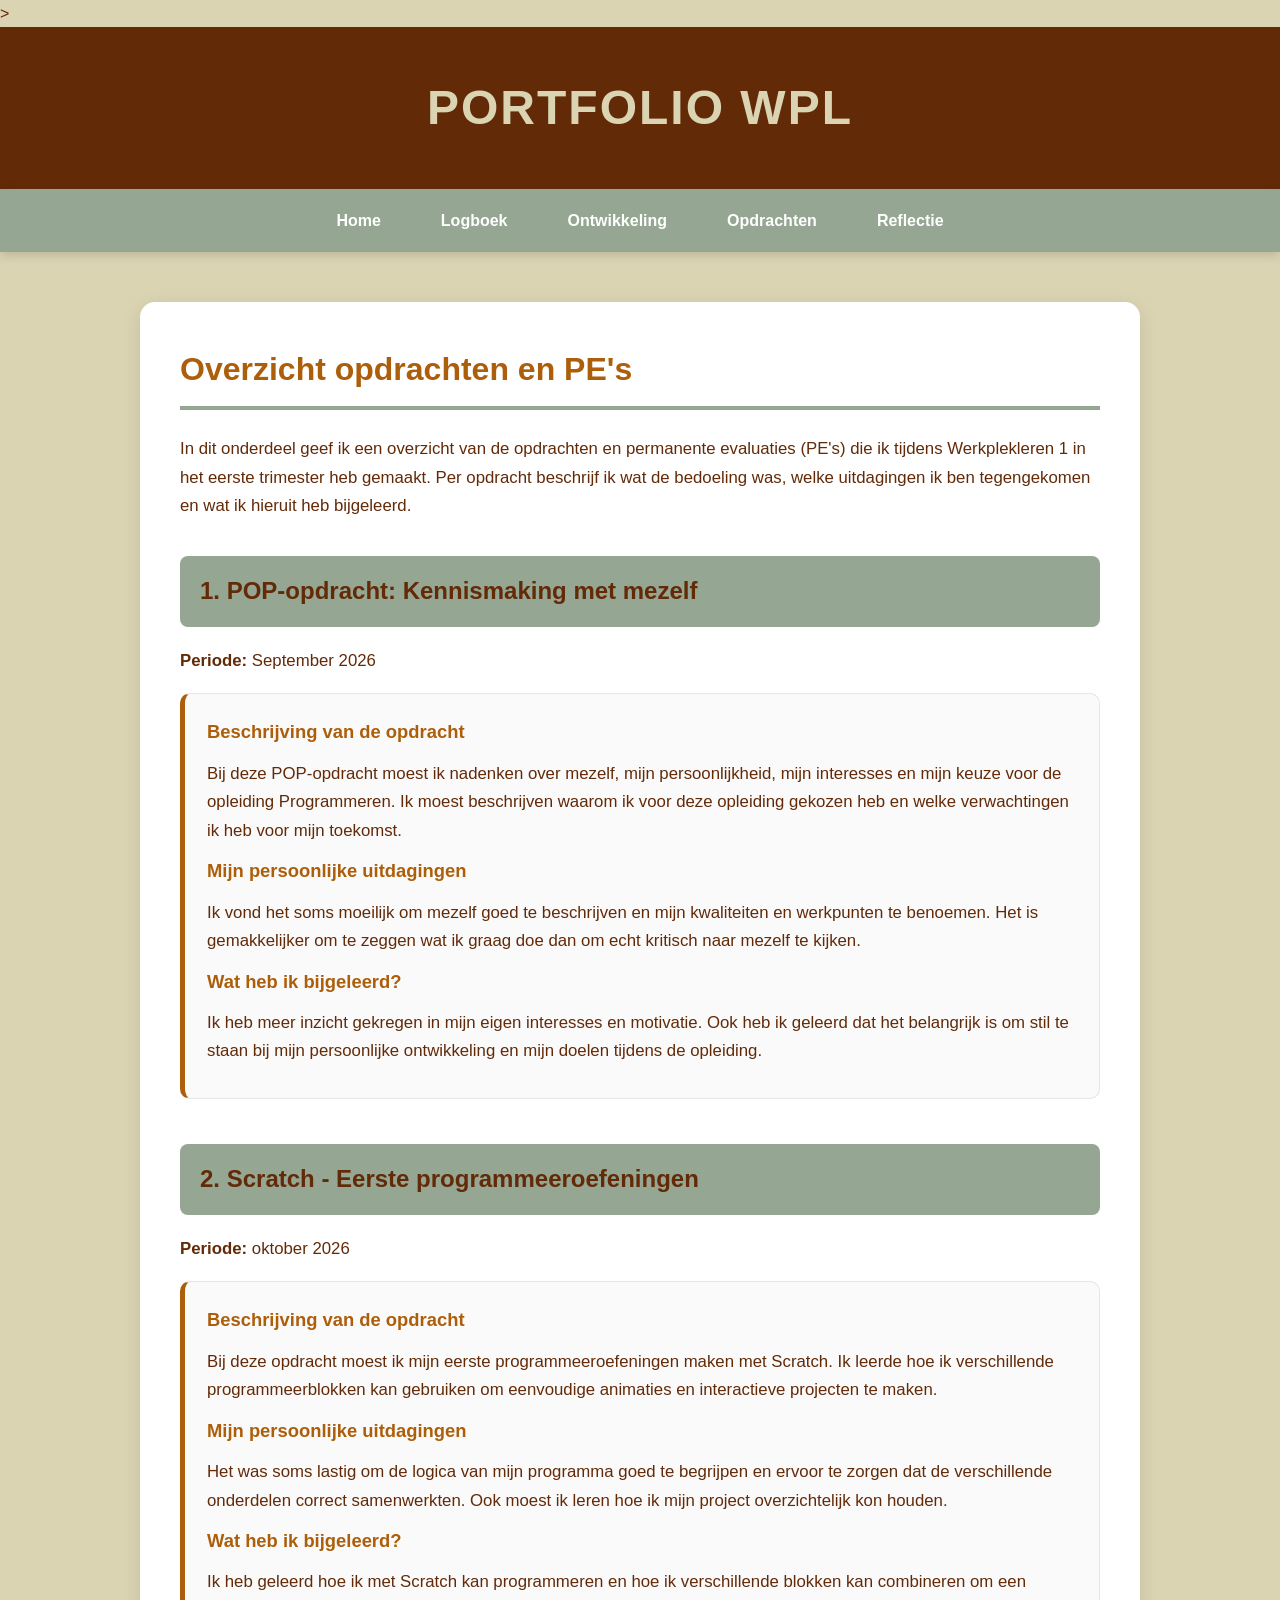
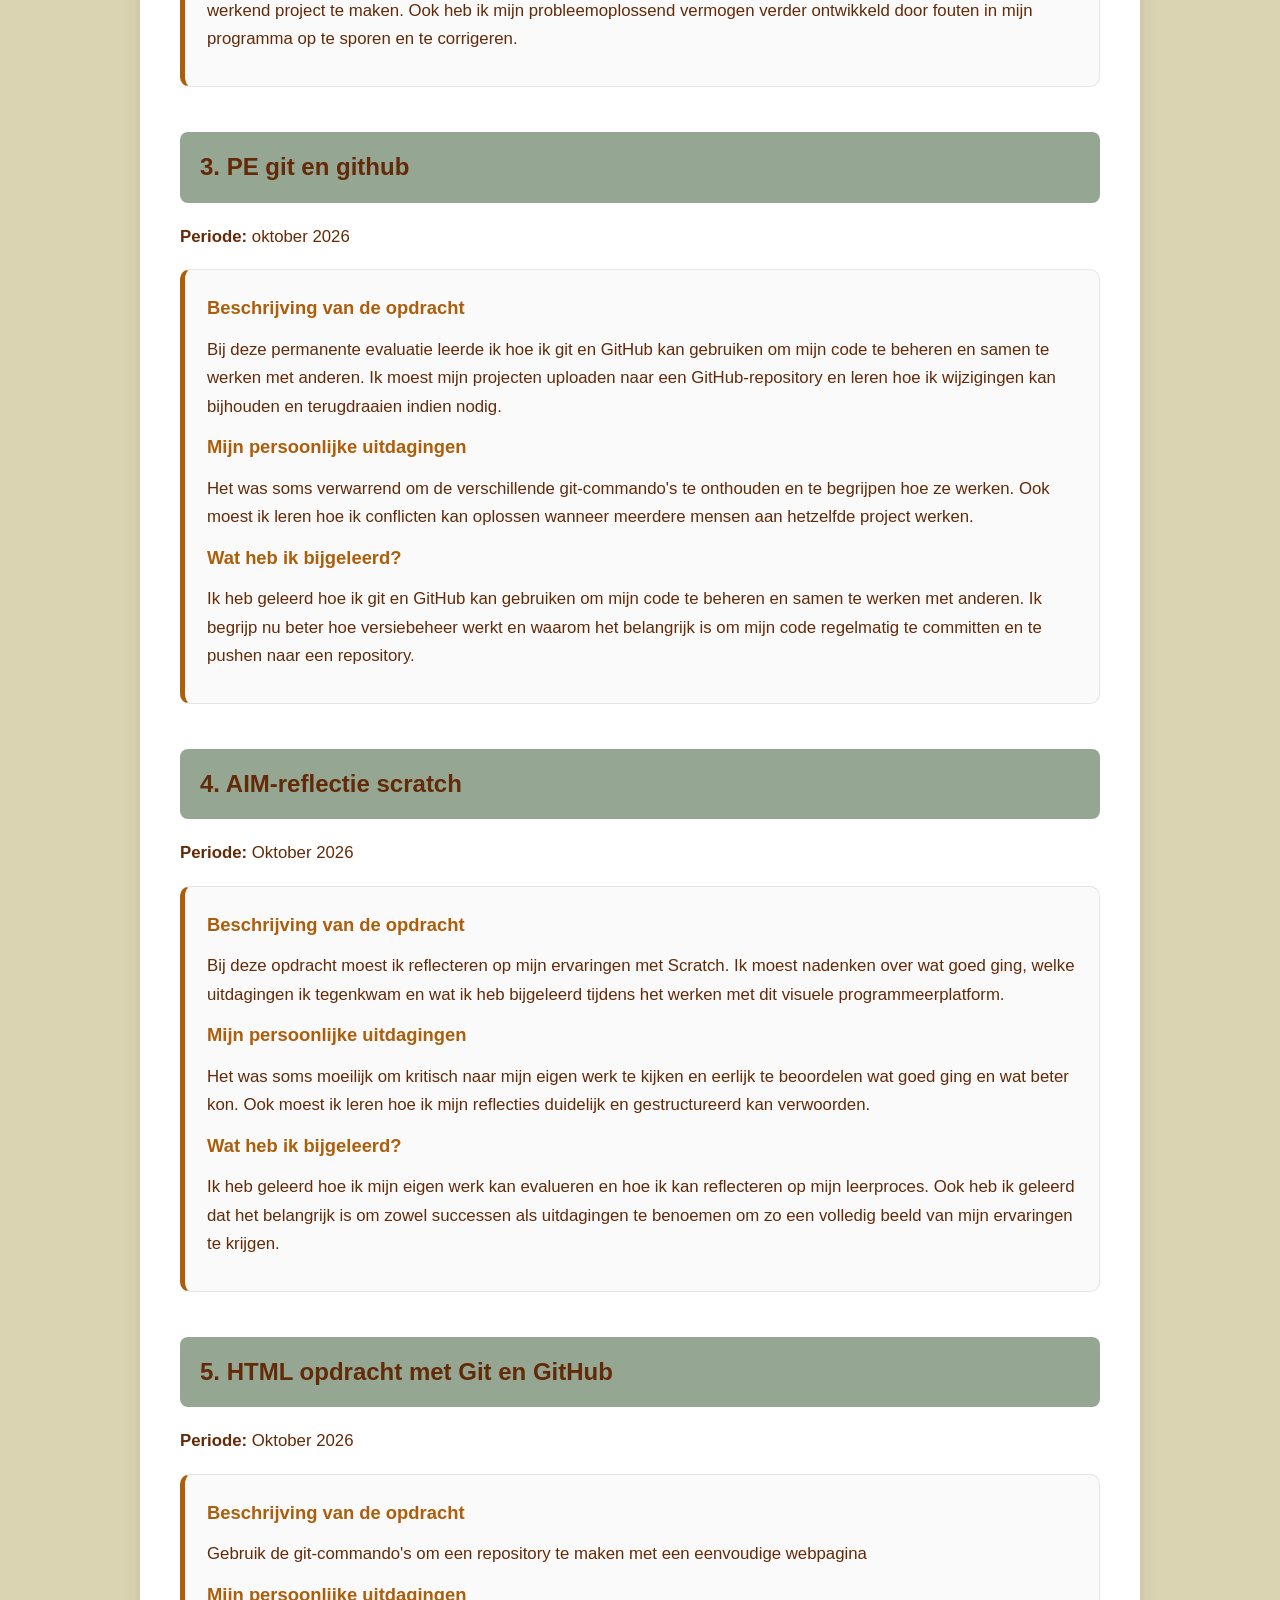
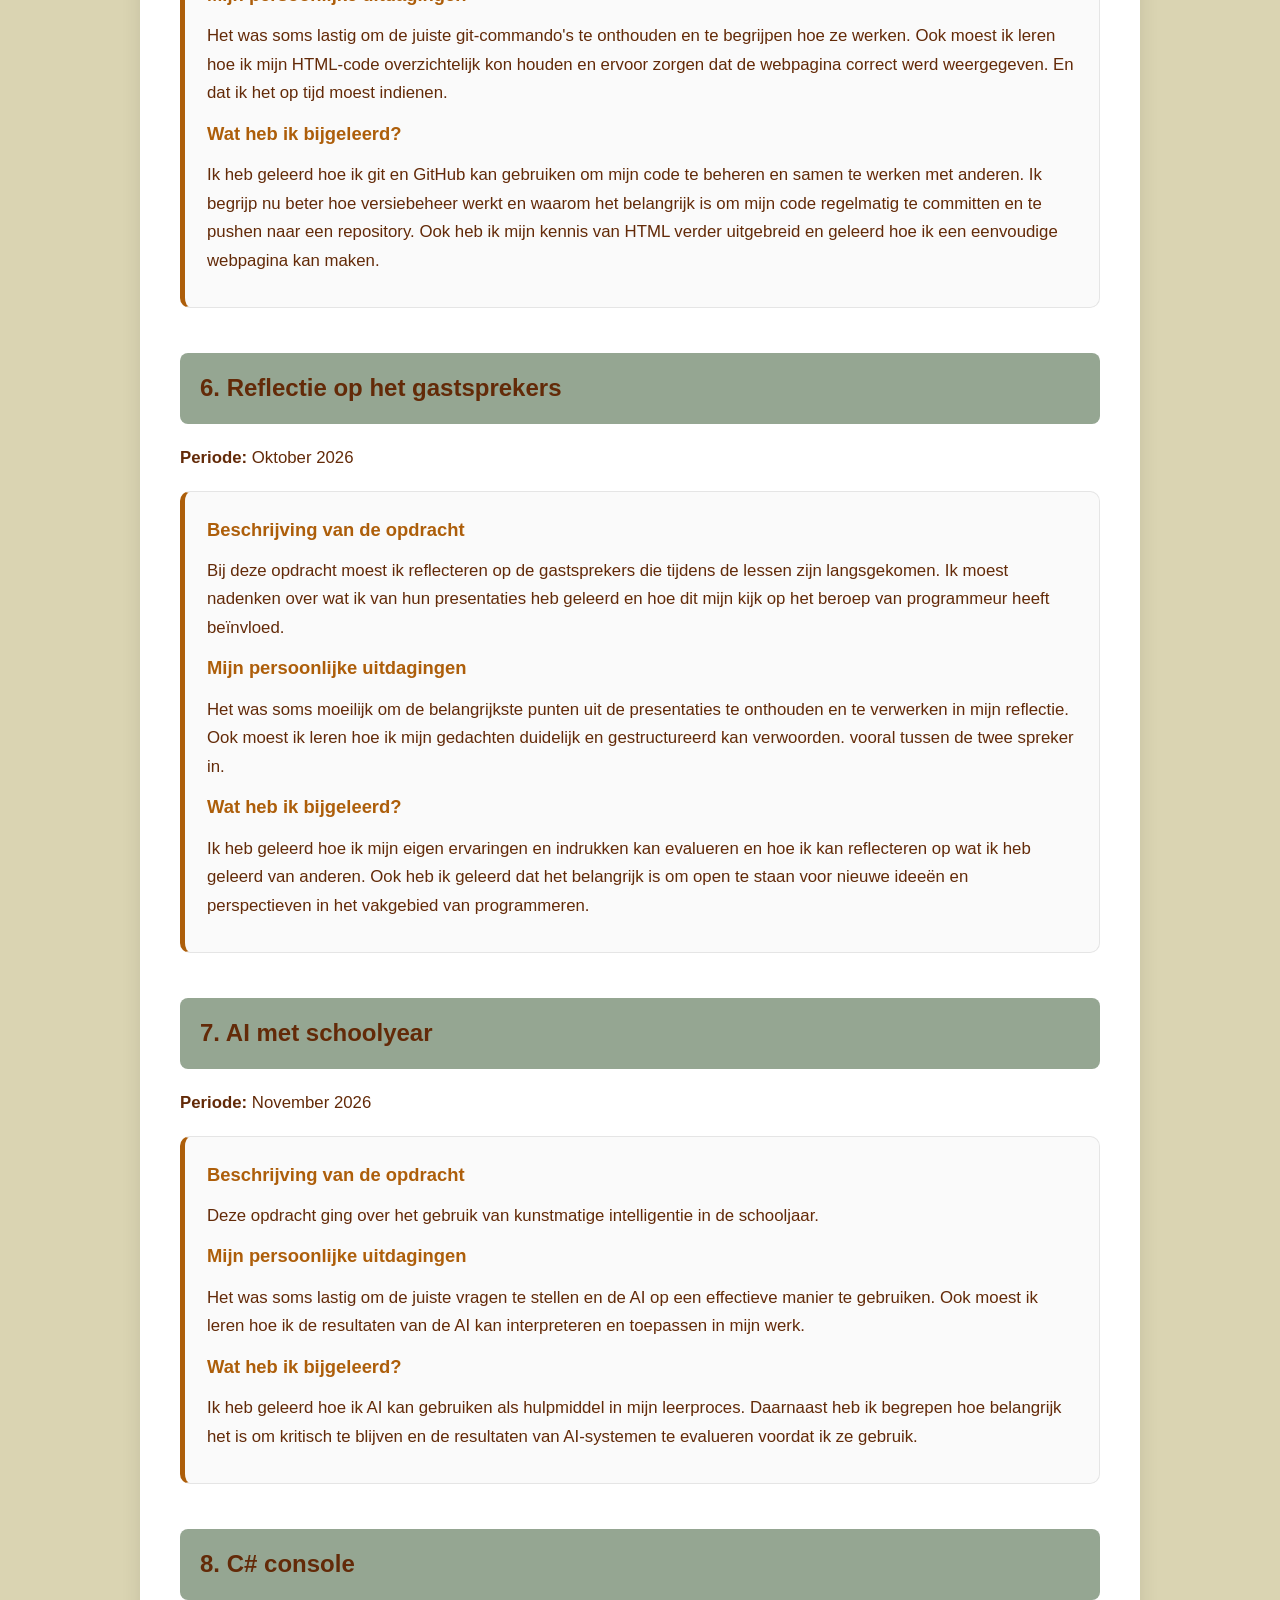
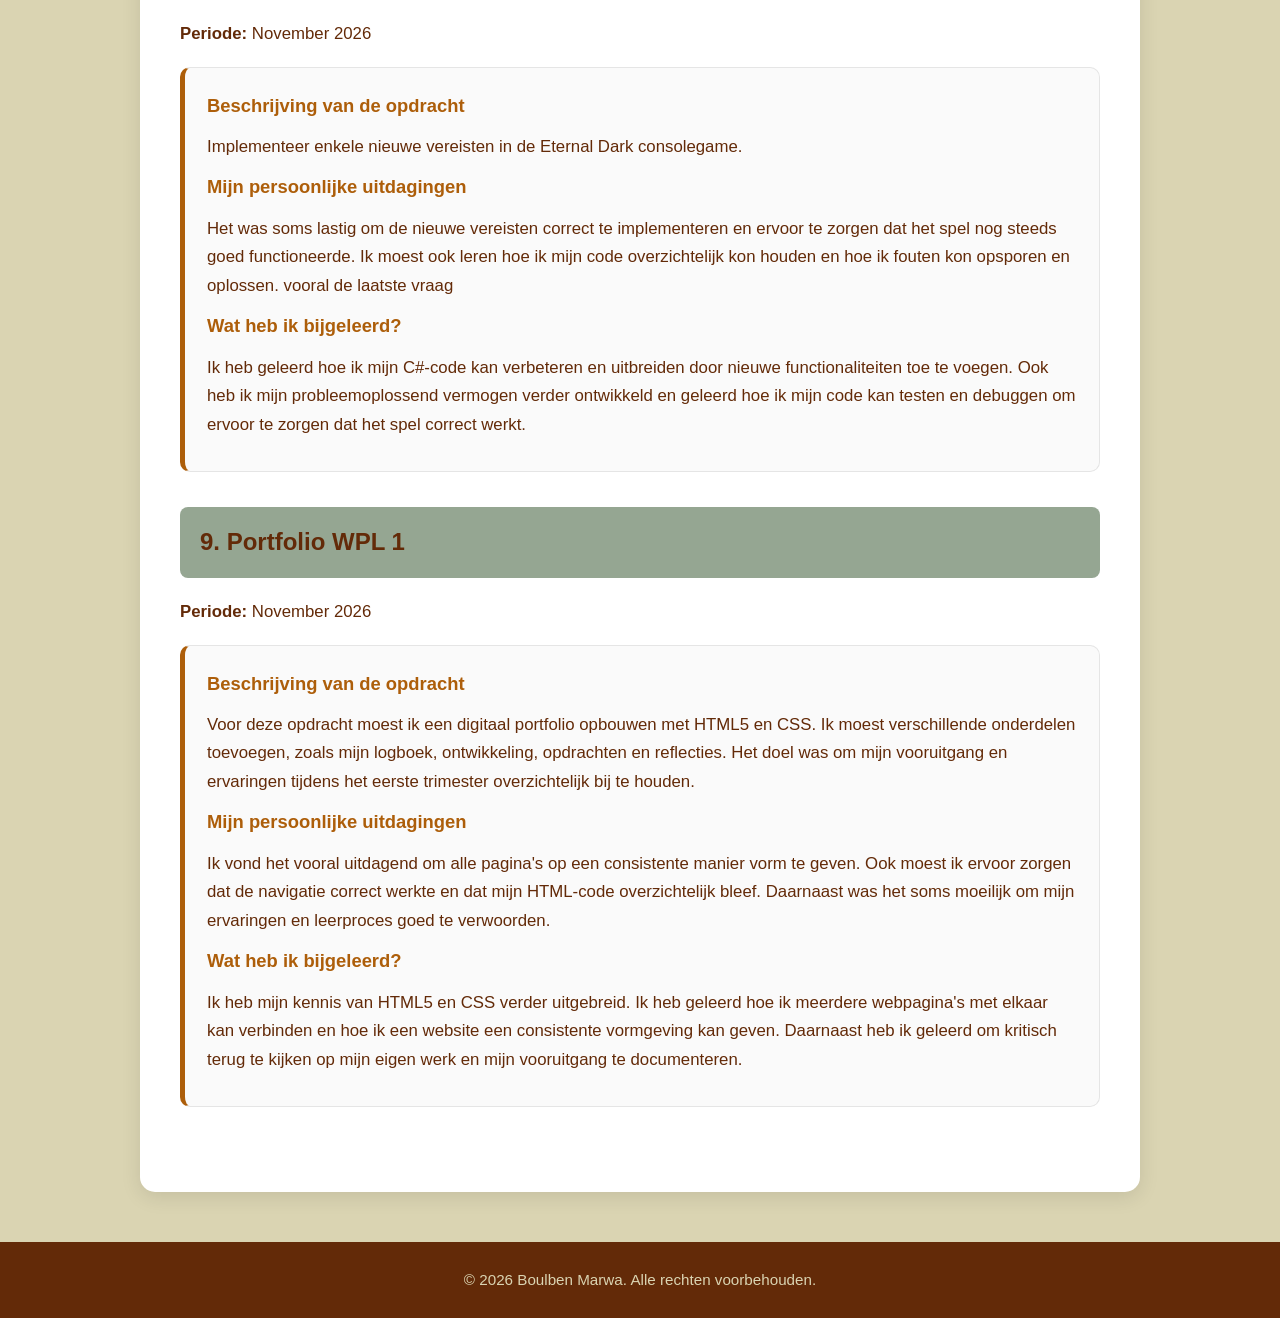
<file: Opdrachten.html>
<!DOCTYPE html>
<html lang="en">
<head>
    <meta charset="UTF-8">
    <meta name="viewport" content="width=device-width, initial-scale=1.0">
    <link rel="stylesheet" href="Style.css">>
    <title>Opdrachten</title>
</head>
<body>
        <main>
        <h1 class="page-title">Portfolio WPL</h1>
        <nav class="navigation">
            <ul class="nav-list">
                <li class="Hoofdpagina"><a href="index.html" class="nav-link">Home</a></li>
                <li class="Logboek"><a href="Logboek.html" class="nav-link">Logboek</a></li>
                <li class="Ontwikkeling"><a href="Ontwikkeling.html" class="nav-link">Ontwikkeling</a></li>
                <li class="Opdrachten"><a href="Opdrachten.html" class="nav-link">Opdrachten</a></li>
                <li class="Reflectie"><a href="Reflectie.html" class="nav-link">Reflectie</a></li>
            </ul>
        </nav>

        
        
<section class="section">
    <h2 class="section-title">Overzicht opdrachten en PE's</h2>

    <p>
        In dit onderdeel geef ik een overzicht van de opdrachten en
        permanente evaluaties (PE's) die ik tijdens Werkplekleren 1
        in het eerste trimester heb gemaakt. Per opdracht beschrijf
        ik wat de bedoeling was, welke uitdagingen ik ben tegengekomen
        en wat ik hieruit heb bijgeleerd.
    </p>

    
    <div class="role-block">
        <h3 class="role-title">1. POP-opdracht: Kennismaking met mezelf</h3>
        <p><strong>Periode:</strong> September 2026</p>

        <div class="activity-card">
            <h4>Beschrijving van de opdracht</h4>
            <p>
                Bij deze POP-opdracht moest ik nadenken over mezelf,
                mijn persoonlijkheid, mijn interesses en mijn keuze
                voor de opleiding Programmeren. Ik moest beschrijven
                waarom ik voor deze opleiding gekozen heb en welke
                verwachtingen ik heb voor mijn toekomst.
            </p>

            <h4>Mijn persoonlijke uitdagingen</h4>
            <p>
                Ik vond het soms moeilijk om mezelf goed te beschrijven
                en mijn kwaliteiten en werkpunten te benoemen.
                Het is gemakkelijker om te zeggen wat ik graag doe
                dan om echt kritisch naar mezelf te kijken.
            </p>

            <h4>Wat heb ik bijgeleerd?</h4>
            <p>
                Ik heb meer inzicht gekregen in mijn eigen interesses
                en motivatie. Ook heb ik geleerd dat het belangrijk
                is om stil te staan bij mijn persoonlijke ontwikkeling
                en mijn doelen tijdens de opleiding.
            </p>
        </div>
    </div>

    
    <div class="role-block">
        <h3 class="role-title">2. Scratch - Eerste programmeeroefeningen</h3>
        <p><strong>Periode:</strong> oktober 2026</p>

        <div class="activity-card">
            <h4>Beschrijving van de opdracht</h4>
            <p>
                Bij deze opdracht moest ik mijn eerste programmeeroefeningen
                maken met Scratch. Ik leerde hoe ik verschillende
                programmeerblokken kan gebruiken om eenvoudige
                animaties en interactieve projecten te maken.
            </p>

            <h4>Mijn persoonlijke uitdagingen</h4>
            <p>
                Het was soms lastig om de logica van mijn programma
                goed te begrijpen en ervoor te zorgen dat de verschillende
                onderdelen correct samenwerkten. Ook moest ik leren
                hoe ik mijn project overzichtelijk kon houden.
            </p>

            <h4>Wat heb ik bijgeleerd?</h4>
            <p>
                Ik heb geleerd hoe ik met Scratch kan programmeren
                en hoe ik verschillende blokken kan combineren
                om een werkend project te maken. Ook heb ik mijn
                probleemoplossend vermogen verder ontwikkeld
                door fouten in mijn programma op te sporen en te corrigeren.
            </p>
        </div>
    </div>

    
    <div class="role-block">
        <h3 class="role-title">3. PE git en github</h3>
        <p><strong>Periode:</strong> oktober 2026</p>

        <div class="activity-card">
            <h4>Beschrijving van de opdracht</h4>
            <p>
                Bij deze permanente evaluatie leerde ik hoe ik git en
                GitHub kan gebruiken om mijn code te beheren en
                samen te werken met anderen. Ik moest mijn projecten
                uploaden naar een GitHub-repository en leren hoe
                ik wijzigingen kan bijhouden en terugdraaien indien nodig.
            </p>

            <h4>Mijn persoonlijke uitdagingen</h4>
            <p>
                Het was soms verwarrend om de verschillende git-commando's
                te onthouden en te begrijpen hoe ze werken.
                Ook moest ik leren hoe ik conflicten kan oplossen
                wanneer meerdere mensen aan hetzelfde project werken.
            </p>

            <h4>Wat heb ik bijgeleerd?</h4>
            <p>
                Ik heb geleerd hoe ik git en GitHub kan gebruiken
                om mijn code te beheren en samen te werken met anderen.
                Ik begrijp nu beter hoe versiebeheer werkt en waarom
                het belangrijk is om mijn code regelmatig te committen
                en te pushen naar een repository.
            </p>
        </div>
    </div>

    
    <div class="role-block">
        <h3 class="role-title">4. AIM-reflectie scratch</h3>
        <p><strong>Periode:</strong> Oktober 2026</p>

        <div class="activity-card">
            <h4>Beschrijving van de opdracht</h4>
            <p>
                Bij deze opdracht moest ik reflecteren op mijn
                ervaringen met Scratch. Ik moest nadenken over
                wat goed ging, welke uitdagingen ik tegenkwam
                en wat ik heb bijgeleerd tijdens het werken met
                dit visuele programmeerplatform.
            </p>

            <h4>Mijn persoonlijke uitdagingen</h4>
            <p>
                Het was soms moeilijk om kritisch naar mijn eigen
                werk te kijken en eerlijk te beoordelen wat goed
                ging en wat beter kon. Ook moest ik leren hoe ik
                mijn reflecties duidelijk en gestructureerd kan
                verwoorden.
            </p>

            <h4>Wat heb ik bijgeleerd?</h4>
            <p>
                Ik heb geleerd hoe ik mijn eigen werk kan evalueren
                en hoe ik kan reflecteren op mijn leerproces.
                Ook heb ik geleerd dat het belangrijk is om
                zowel successen als uitdagingen te benoemen
                om zo een volledig beeld van mijn ervaringen
                te krijgen.
            </p>
        </div>
    </div>

   
    <div class="role-block">
        <h3 class="role-title">5. HTML opdracht met Git en GitHub</h3>
        <p><strong>Periode:</strong> Oktober 2026</p>

        <div class="activity-card">
            <h4>Beschrijving van de opdracht</h4>
            <p>
                Gebruik de git-commando's om een repository te maken met een eenvoudige webpagina 
            </p>

            <h4>Mijn persoonlijke uitdagingen</h4>
            <p>
                Het was soms lastig om de juiste git-commando's te onthouden en te begrijpen hoe ze werken. 
                Ook moest ik leren hoe ik mijn HTML-code overzichtelijk kon houden en ervoor zorgen dat de webpagina correct werd weergegeven.
                En dat ik het op tijd moest indienen.
            </p>

            <h4>Wat heb ik bijgeleerd?</h4>
            <p>
                Ik heb geleerd hoe ik git en GitHub kan gebruiken om mijn code te beheren en samen te werken met anderen. 
                Ik begrijp nu beter hoe versiebeheer werkt en waarom het belangrijk is om mijn code regelmatig te committen en te pushen naar een repository. 
                Ook heb ik mijn kennis van HTML verder uitgebreid en geleerd hoe ik een eenvoudige webpagina kan maken.
            </p>
        </div>
    </div>


    <div class="role-block">
        <h3 class="role-title">6. Reflectie op het gastsprekers</h3>
        <p><strong>Periode:</strong> Oktober 2026</p>

        <div class="activity-card">
            <h4>Beschrijving van de opdracht</h4>
            <p>
                Bij deze opdracht moest ik reflecteren op de gastsprekers
                die tijdens de lessen zijn langsgekomen. Ik moest nadenken
                over wat ik van hun presentaties heb geleerd en hoe dit
                mijn kijk op het beroep van programmeur heeft beïnvloed.
            </p>

            <h4>Mijn persoonlijke uitdagingen</h4>
            <p>
                Het was soms moeilijk om de belangrijkste punten uit
                de presentaties te onthouden en te verwerken in mijn
                reflectie. Ook moest ik leren hoe ik mijn gedachten
                duidelijk en gestructureerd kan verwoorden. vooral tussen de twee spreker in.
            </p>

            <h4>Wat heb ik bijgeleerd?</h4>
            <p>
                Ik heb geleerd hoe ik mijn eigen ervaringen en
                indrukken kan evalueren en hoe ik kan reflecteren
                op wat ik heb geleerd van anderen. Ook heb ik
                geleerd dat het belangrijk is om open te staan
                voor nieuwe ideeën en perspectieven in het
                vakgebied van programmeren.
            </p>
        </div>
    </div>


    <div class="role-block">
        <h3 class="role-title">7. AI met schoolyear</h3>
        <p><strong>Periode:</strong> November 2026</p>

        <div class="activity-card">
            <h4>Beschrijving van de opdracht</h4>
            <p>
                Deze opdracht ging over het gebruik van kunstmatige intelligentie in de schooljaar.
            </p>

            <h4>Mijn persoonlijke uitdagingen</h4>
            <p>
                Het was soms lastig om de juiste vragen te stellen
                en de AI op een effectieve manier te gebruiken.
                Ook moest ik leren hoe ik de resultaten van de AI
                kan interpreteren en toepassen in mijn werk.
            </p>

            <h4>Wat heb ik bijgeleerd?</h4>
            <p>
                Ik heb geleerd hoe ik AI kan gebruiken als hulpmiddel in mijn leerproces. Daarnaast heb ik begrepen hoe belangrijk het is om kritisch te blijven en de resultaten van AI-systemen te evalueren voordat ik ze gebruik.
            </p>
        </div>
    </div>

    <div class="role-block">
        <h3 class="role-title">8. C# console</h3>
        <p><strong>Periode:</strong> November 2026</p>

        <div class="activity-card">
            <h4>Beschrijving van de opdracht</h4>
            <p>
                Implementeer enkele nieuwe vereisten in de Eternal Dark consolegame. 
            </p>

            <h4>Mijn persoonlijke uitdagingen</h4>
            <p>
                Het was soms lastig om de nieuwe vereisten correct te implementeren
                en ervoor te zorgen dat het spel nog steeds goed functioneerde.
                Ik moest ook leren hoe ik mijn code overzichtelijk kon houden
                en hoe ik fouten kon opsporen en oplossen. vooral de laatste vraag
            </p>

            <h4>Wat heb ik bijgeleerd?</h4>
            <p>
                Ik heb geleerd hoe ik mijn C#-code kan verbeteren en uitbreiden
                door nieuwe functionaliteiten toe te voegen. Ook heb ik mijn
                probleemoplossend vermogen verder ontwikkeld en geleerd hoe
                ik mijn code kan testen en debuggen om ervoor te zorgen dat
                het spel correct werkt.
        </div>
    

    
    <div class="role-block">
        <h3 class="role-title">9. Portfolio WPL 1</h3>
        <p><strong>Periode:</strong> November 2026</p>

        <div class="activity-card">
            <h4>Beschrijving van de opdracht</h4>
            <p>
                Voor deze opdracht moest ik een digitaal portfolio
                opbouwen met HTML5 en CSS. Ik moest verschillende
                onderdelen toevoegen, zoals mijn logboek,
                ontwikkeling, opdrachten en reflecties.
                Het doel was om mijn vooruitgang en ervaringen
                tijdens het eerste trimester overzichtelijk
                bij te houden.
            </p>

            <h4>Mijn persoonlijke uitdagingen</h4>
            <p>
                Ik vond het vooral uitdagend om alle pagina's
                op een consistente manier vorm te geven.
                Ook moest ik ervoor zorgen dat de navigatie
                correct werkte en dat mijn HTML-code overzichtelijk
                bleef. Daarnaast was het soms moeilijk om mijn
                ervaringen en leerproces goed te verwoorden.
            </p>

            <h4>Wat heb ik bijgeleerd?</h4>
            <p>
                Ik heb mijn kennis van HTML5 en CSS verder uitgebreid.
                Ik heb geleerd hoe ik meerdere webpagina's met elkaar
                kan verbinden en hoe ik een website een consistente
                vormgeving kan geven. Daarnaast heb ik geleerd om
                kritisch terug te kijken op mijn eigen werk en mijn
                vooruitgang te documenteren.
            </p>
        </div>
    </div>
</section>

    </main>
    <footer>
    <p class="footer-text">&copy; 2026 Boulben Marwa. Alle rechten voorbehouden.</p>
</footer>
</body>
</html>
</file>
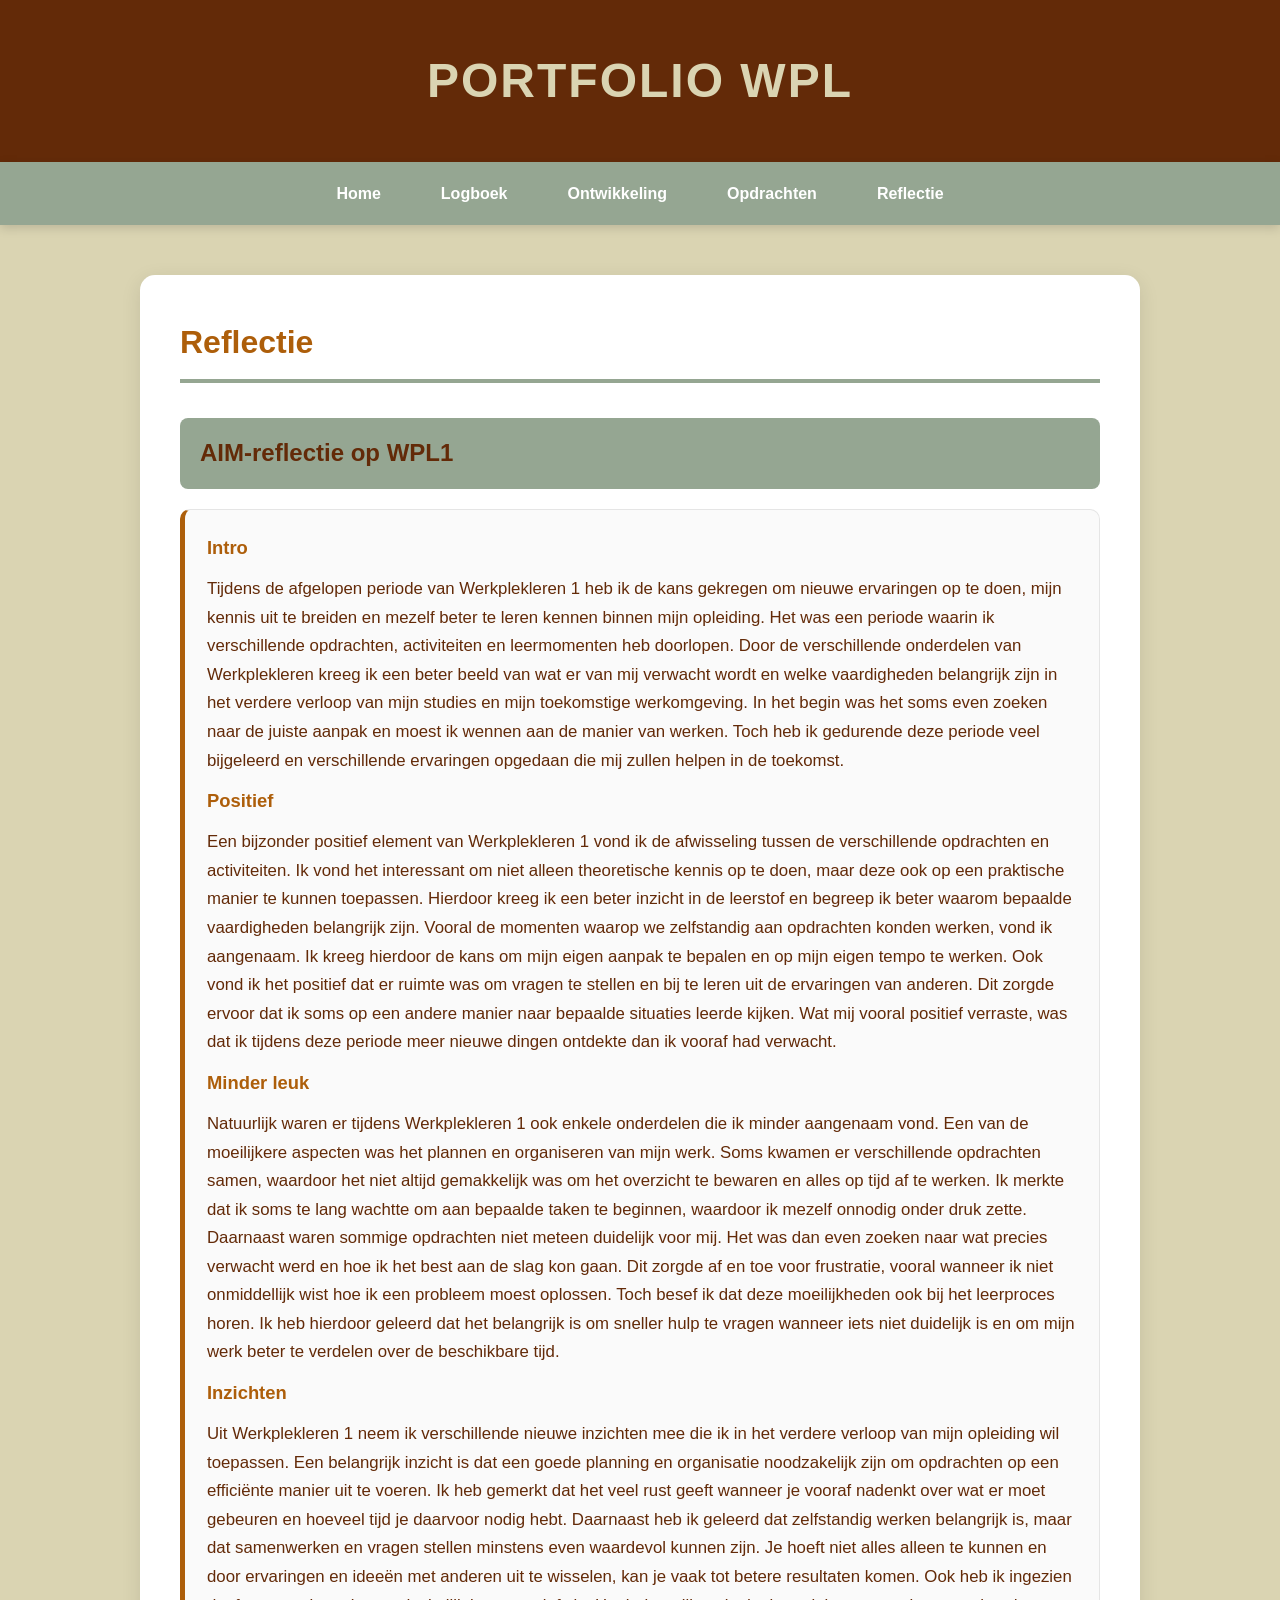
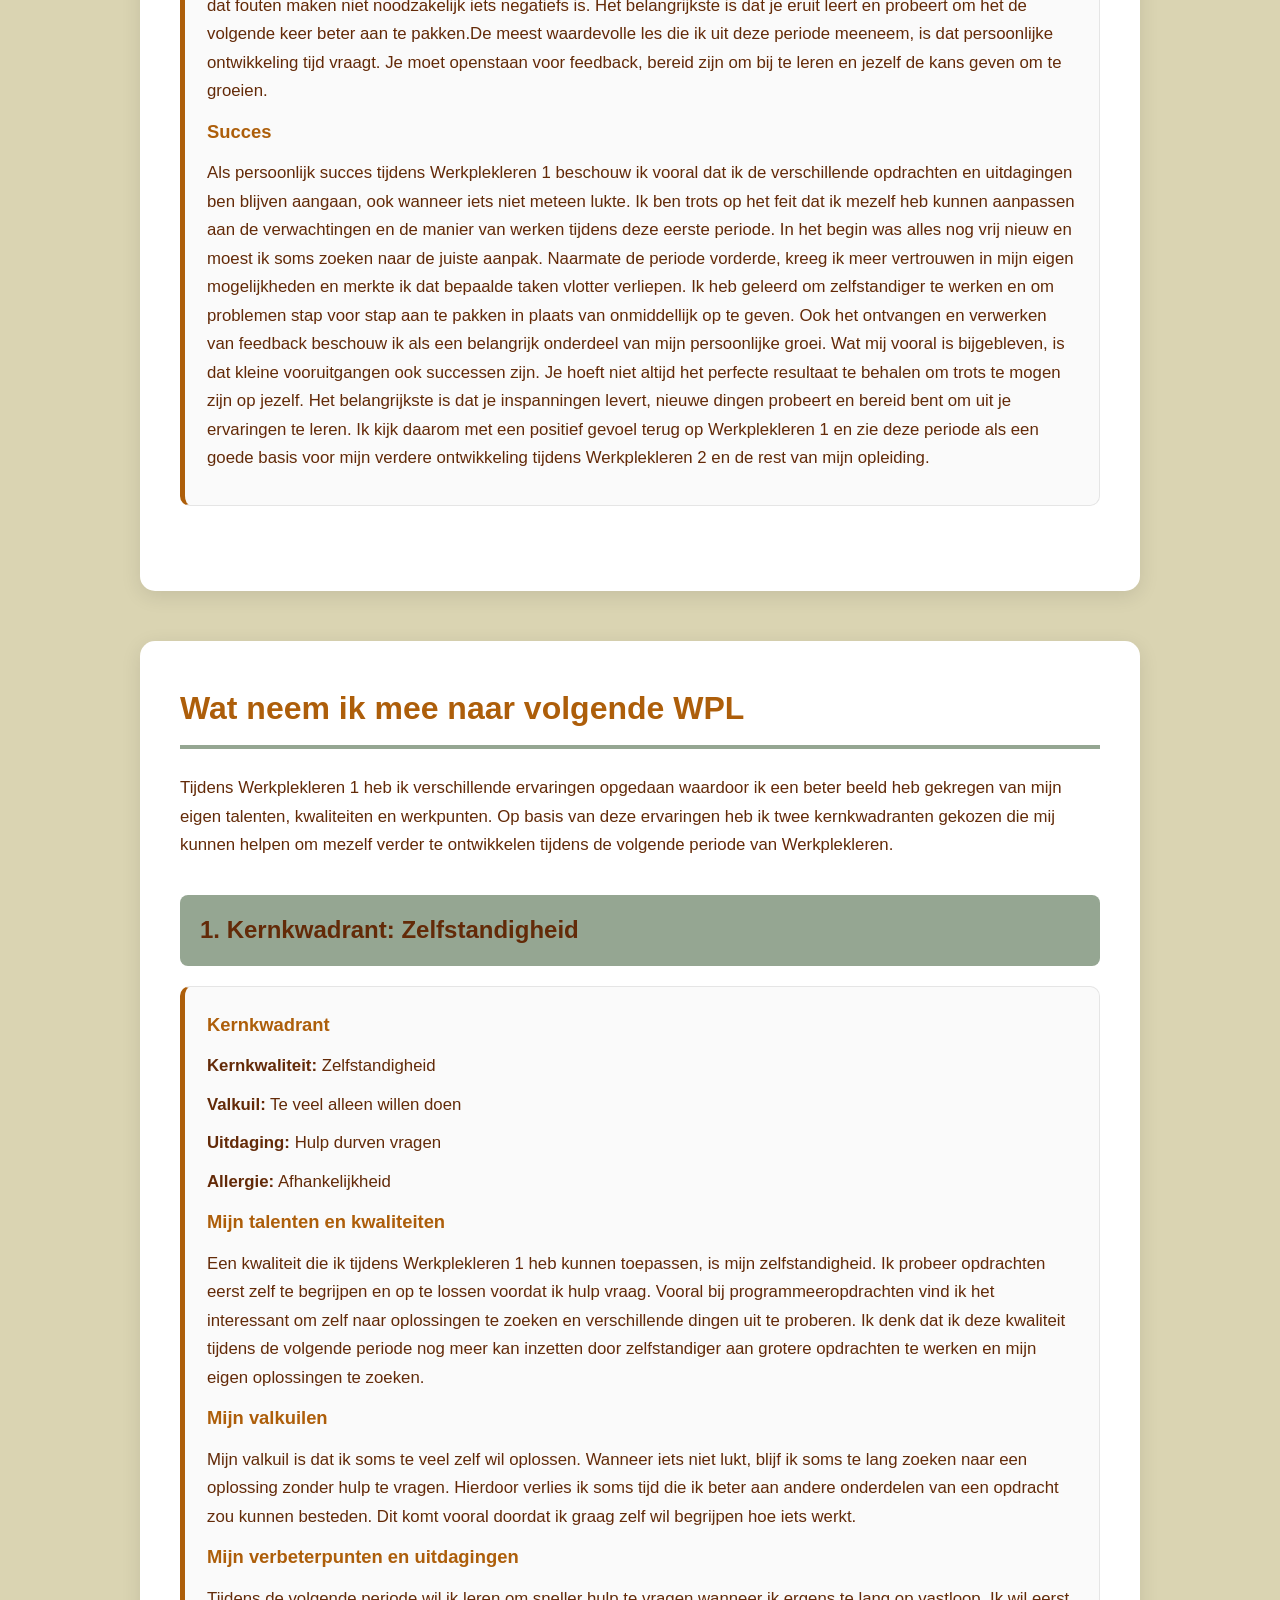
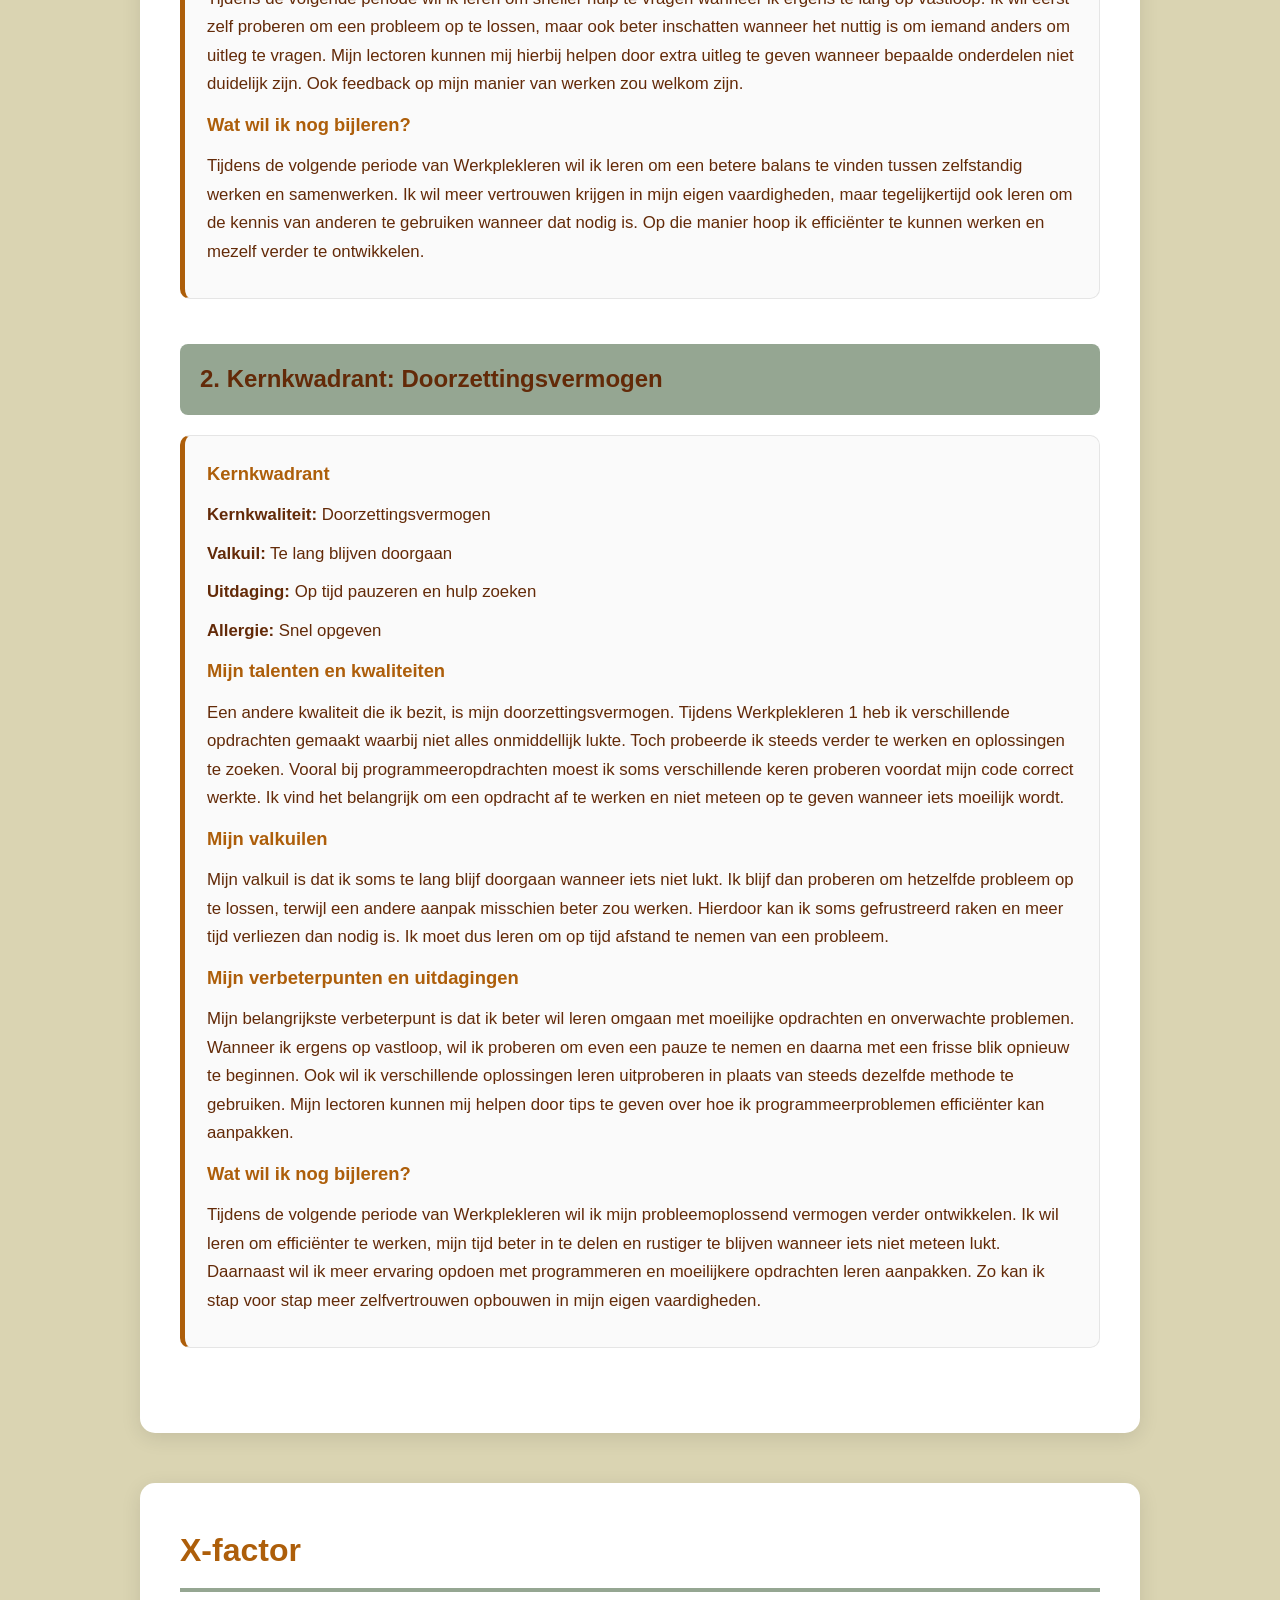
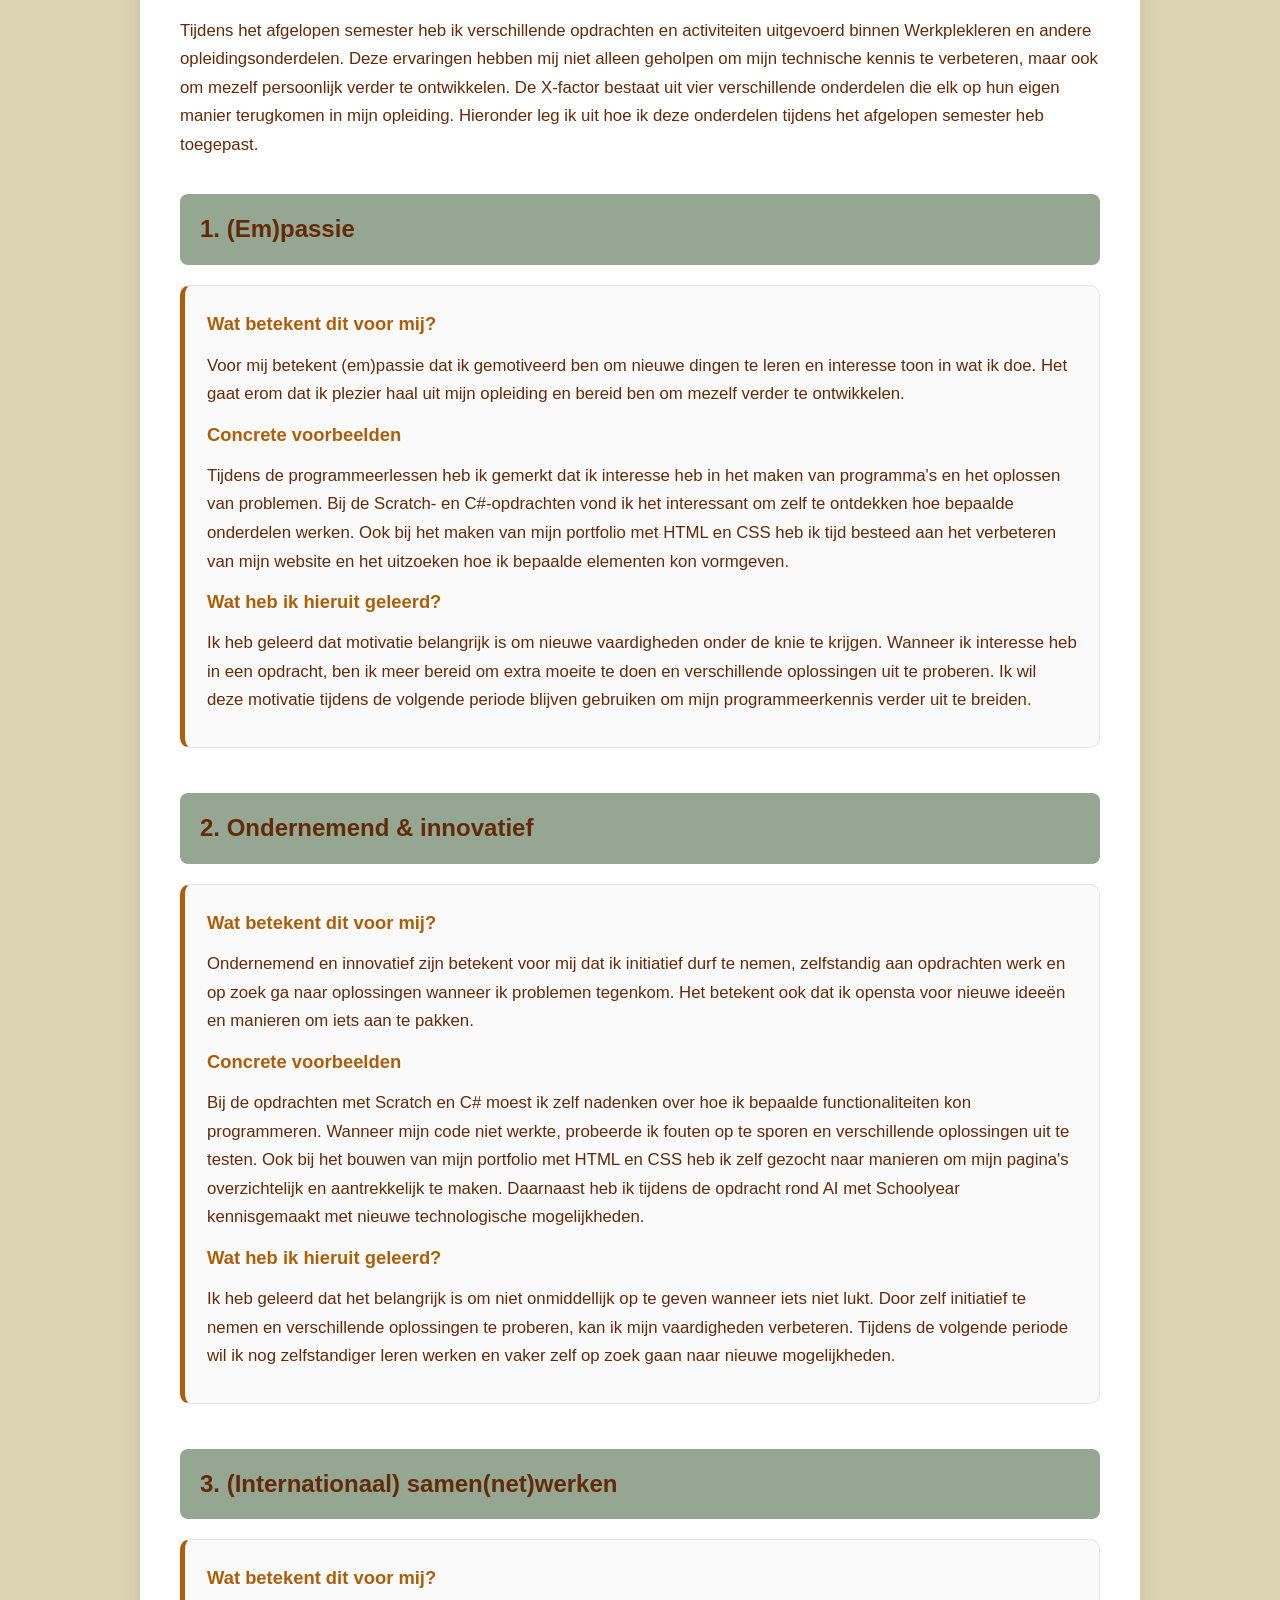
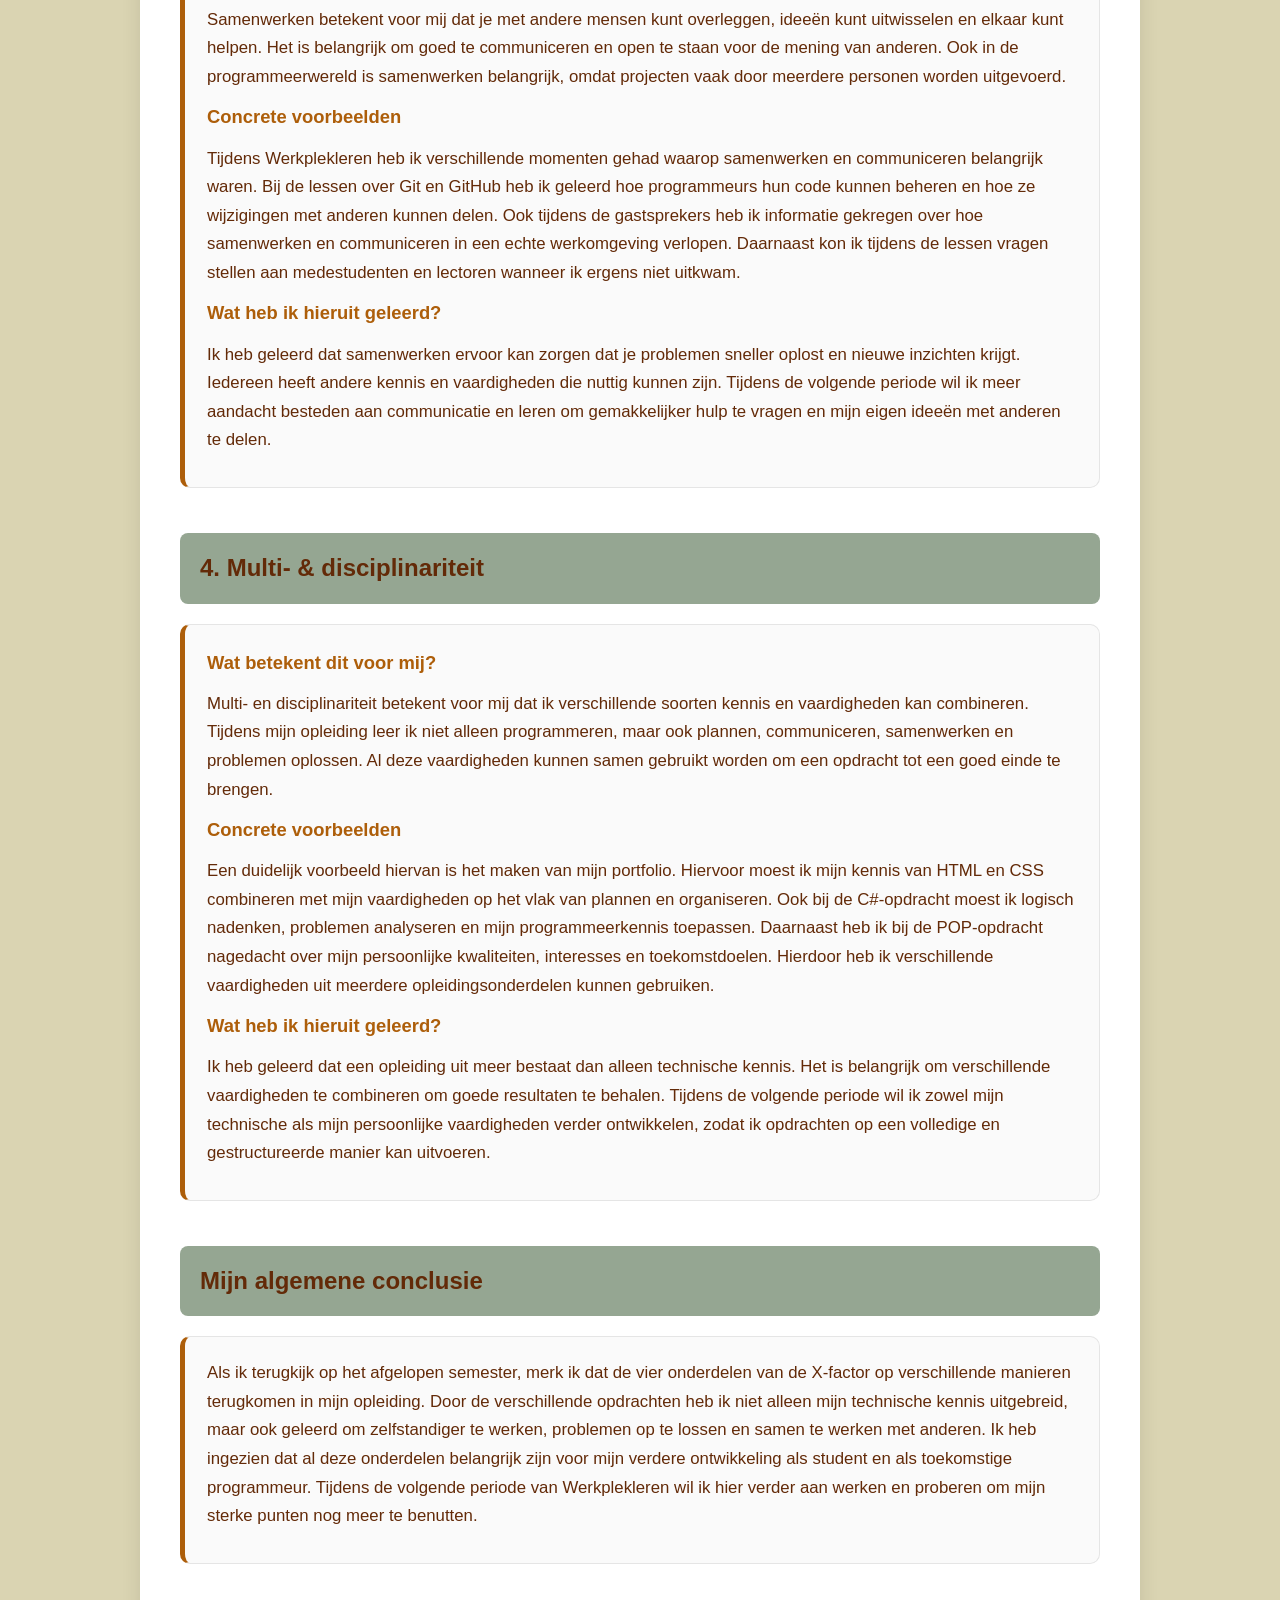
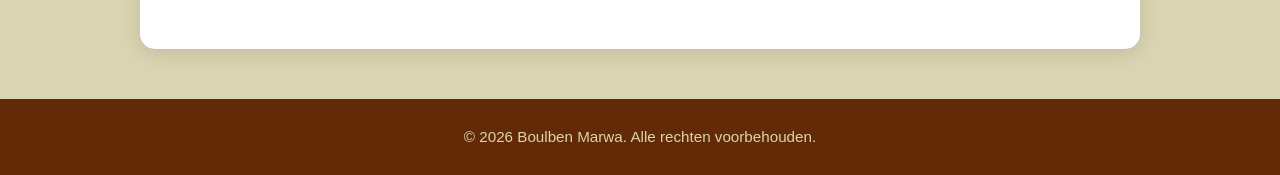
<file: Reflectie.html>
<!DOCTYPE html>
<html lang="nl">
<head>
    <meta charset="UTF-8">
    <meta name="viewport" content="width=device-width, initial-scale=1.0">
    <link rel="stylesheet" href="Style.css">
    <title>Reflectie</title>
</head>
<body>

    <main>
        <h1 class="page-title">Portfolio WPL</h1>
        <nav class="navigation">
            <ul class="nav-list">
                <li class="Hoofdpagina"><a href="index.html" class="nav-link">Home</a></li>
                <li class="Logboek"><a href="Logboek.html" class="nav-link">Logboek</a></li>
                <li class="Ontwikkeling"><a href="Ontwikkeling.html" class="nav-link">Ontwikkeling</a></li>
                <li class="Opdrachten"><a href="Opdrachten.html" class="nav-link">Opdrachten</a></li>
                <li class="Reflectie"><a href="Reflectie.html" class="nav-link">Reflectie</a></li>
            </ul>
        </nav>

        <section class="section">

            <h2 class="section-title">Reflectie</h2>

            <div class="role-block">
                <h3 class="role-title">AIM-reflectie op WPL1</h3>

                <div class="activity-card">

                    <h4>Intro</h4>
                    <p>
                        Tijdens de afgelopen periode van Werkplekleren 1 heb ik de kans gekregen om nieuwe ervaringen op te doen,
                        mijn kennis uit te breiden en mezelf beter te leren kennen binnen mijn opleiding. Het was een periode waarin 
                        ik verschillende opdrachten, activiteiten en leermomenten heb doorlopen. Door de verschillende onderdelen van 
                        Werkplekleren kreeg ik een beter beeld van wat er van mij verwacht wordt en welke vaardigheden belangrijk zijn 
                        in het verdere verloop van mijn studies en mijn toekomstige werkomgeving. In het begin was het soms even zoeken 
                        naar de juiste aanpak en moest ik wennen aan de manier van werken. Toch heb ik gedurende deze periode veel 
                        bijgeleerd en verschillende ervaringen opgedaan die mij zullen helpen in de toekomst.
                    </p>

                    <h4>Positief</h4>
                    <p>
                        Een bijzonder positief element van Werkplekleren 1 vond ik de afwisseling tussen de verschillende opdrachten en 
                        activiteiten. Ik vond het interessant om niet alleen theoretische kennis op te doen, maar deze ook op een praktische
                        manier te kunnen toepassen. Hierdoor kreeg ik een beter inzicht in de leerstof en begreep ik beter waarom bepaalde 
                        vaardigheden belangrijk zijn. Vooral de momenten waarop we zelfstandig aan opdrachten konden werken, vond ik aangenaam.
                        Ik kreeg hierdoor de kans om mijn eigen aanpak te bepalen en op mijn eigen tempo te werken. Ook vond ik het positief
                        dat er ruimte was om vragen te stellen en bij te leren uit de ervaringen van anderen. Dit zorgde ervoor dat ik soms 
                        op een andere manier naar bepaalde situaties leerde kijken. Wat mij vooral positief verraste, was dat ik tijdens 
                        deze periode meer nieuwe dingen ontdekte dan ik vooraf had verwacht.
                    </p>

                    <h4>Minder leuk</h4>
                    <p>
                        Natuurlijk waren er tijdens Werkplekleren 1 ook enkele onderdelen die ik minder aangenaam vond. Een van de moeilijkere aspecten
                        was het plannen en organiseren van mijn werk. Soms kwamen er verschillende opdrachten samen, waardoor het niet altijd gemakkelijk
                        was om het overzicht te bewaren en alles op tijd af te werken. Ik merkte dat ik soms te lang wachtte om aan bepaalde taken te
                        beginnen, waardoor ik mezelf onnodig onder druk zette. Daarnaast waren sommige opdrachten niet meteen duidelijk voor mij. Het was 
                        dan even zoeken naar wat precies verwacht werd en hoe ik het best aan de slag kon gaan. Dit zorgde af en toe voor frustratie, vooral
                        wanneer ik niet onmiddellijk wist hoe ik een probleem moest oplossen. Toch besef ik dat deze moeilijkheden ook bij het leerproces 
                        horen. Ik heb hierdoor geleerd dat het belangrijk is om sneller hulp te vragen wanneer iets niet duidelijk is en om mijn werk beter
                        te verdelen over de beschikbare tijd.
                    </p>

                    <h4>Inzichten</h4>
                    <p>
                        Uit Werkplekleren 1 neem ik verschillende nieuwe inzichten mee die ik in het verdere verloop van mijn opleiding wil toepassen.
                        Een belangrijk inzicht is dat een goede planning en organisatie noodzakelijk zijn om opdrachten op een efficiënte manier uit te
                        voeren. Ik heb gemerkt dat het veel rust geeft wanneer je vooraf nadenkt over wat er moet gebeuren en hoeveel tijd je daarvoor
                        nodig hebt. Daarnaast heb ik geleerd dat zelfstandig werken belangrijk is, maar dat samenwerken en vragen stellen minstens even
                        waardevol kunnen zijn. Je hoeft niet alles alleen te kunnen en door ervaringen en ideeën met anderen uit te wisselen, kan je vaak
                        tot betere resultaten komen. Ook heb ik ingezien dat fouten maken niet noodzakelijk iets negatiefs is. Het belangrijkste is dat je
                        eruit leert en probeert om het de volgende keer beter aan te pakken.De meest waardevolle les die ik uit deze periode meeneem, 
                        is dat persoonlijke ontwikkeling tijd vraagt. Je moet openstaan voor feedback, bereid zijn om bij te leren en jezelf de kans geven om te groeien.
                    </p>

                    <h4>Succes</h4>
                    <p>
                        Als persoonlijk succes tijdens Werkplekleren 1 beschouw ik vooral dat ik de verschillende opdrachten en uitdagingen 
                        ben blijven aangaan, ook wanneer iets niet meteen lukte. Ik ben trots op het feit dat ik mezelf heb kunnen aanpassen aan 
                        de verwachtingen en de manier van werken tijdens deze eerste periode. In het begin was alles nog vrij nieuw en moest ik soms 
                        zoeken naar de juiste aanpak. Naarmate de periode vorderde, kreeg ik meer vertrouwen in mijn eigen mogelijkheden en merkte ik dat 
                        bepaalde taken vlotter verliepen. Ik heb geleerd om zelfstandiger te werken en om problemen stap voor stap aan te pakken in plaats 
                        van onmiddellijk op te geven. Ook het ontvangen en verwerken van feedback beschouw ik als een belangrijk onderdeel van mijn persoonlijke 
                        groei. Wat mij vooral is bijgebleven, is dat kleine vooruitgangen ook 
                        successen zijn. Je hoeft niet altijd het perfecte resultaat te behalen om trots te mogen zijn op jezelf. Het belangrijkste is dat 
                        je inspanningen levert, nieuwe dingen probeert en bereid bent om uit je ervaringen te leren. Ik kijk daarom met een positief gevoel 
                        terug op Werkplekleren 1 en zie deze periode als een goede basis voor mijn verdere ontwikkeling tijdens Werkplekleren 2 en de rest 
                        van mijn opleiding.
                    </p>

                </div>
            </div>

        </section>

        <section class="section">

            <h2 class="section-title">Wat neem ik mee naar volgende WPL</h2>

            <p>
                Tijdens Werkplekleren 1 heb ik verschillende ervaringen opgedaan
                waardoor ik een beter beeld heb gekregen van mijn eigen talenten,
                kwaliteiten en werkpunten. Op basis van deze ervaringen heb ik
                twee kernkwadranten gekozen die mij kunnen helpen om mezelf
                verder te ontwikkelen tijdens de volgende periode van Werkplekleren.
            </p>

            <div class="role-block">
                <h3 class="role-title">1. Kernkwadrant: Zelfstandigheid</h3>

                <div class="activity-card">

                    <h4>Kernkwadrant</h4>

                    <p><strong>Kernkwaliteit:</strong> Zelfstandigheid</p>
                    <p><strong>Valkuil:</strong> Te veel alleen willen doen</p>
                    <p><strong>Uitdaging:</strong> Hulp durven vragen</p>
                    <p><strong>Allergie:</strong> Afhankelijkheid</p>

                    <h4>Mijn talenten en kwaliteiten</h4>
                    <p>
                        Een kwaliteit die ik tijdens Werkplekleren 1 heb kunnen
                        toepassen, is mijn zelfstandigheid. Ik probeer opdrachten
                        eerst zelf te begrijpen en op te lossen voordat ik hulp
                        vraag. Vooral bij programmeeropdrachten vind ik het
                        interessant om zelf naar oplossingen te zoeken en
                        verschillende dingen uit te proberen. Ik denk dat ik
                        deze kwaliteit tijdens de volgende periode nog meer
                        kan inzetten door zelfstandiger aan grotere opdrachten
                        te werken en mijn eigen oplossingen te zoeken.
                    </p>

                    <h4>Mijn valkuilen</h4>
                    <p>
                        Mijn valkuil is dat ik soms te veel zelf wil oplossen.
                        Wanneer iets niet lukt, blijf ik soms te lang zoeken
                        naar een oplossing zonder hulp te vragen. Hierdoor
                        verlies ik soms tijd die ik beter aan andere onderdelen
                        van een opdracht zou kunnen besteden. Dit komt vooral
                        doordat ik graag zelf wil begrijpen hoe iets werkt.
                    </p>

                    <h4>Mijn verbeterpunten en uitdagingen</h4>
                    <p>
                        Tijdens de volgende periode wil ik leren om sneller
                        hulp te vragen wanneer ik ergens te lang op vastloop.
                        Ik wil eerst zelf proberen om een probleem op te lossen,
                        maar ook beter inschatten wanneer het nuttig is om
                        iemand anders om uitleg te vragen. Mijn lectoren
                        kunnen mij hierbij helpen door extra uitleg te geven
                        wanneer bepaalde onderdelen niet duidelijk zijn.
                        Ook feedback op mijn manier van werken zou welkom zijn.
                    </p>

                    <h4>Wat wil ik nog bijleren?</h4>
                    <p>
                        Tijdens de volgende periode van Werkplekleren wil ik
                        leren om een betere balans te vinden tussen zelfstandig
                        werken en samenwerken. Ik wil meer vertrouwen krijgen
                        in mijn eigen vaardigheden, maar tegelijkertijd ook
                        leren om de kennis van anderen te gebruiken wanneer
                        dat nodig is. Op die manier hoop ik efficiënter te
                        kunnen werken en mezelf verder te ontwikkelen.
                    </p>

                </div>
            </div>

            <div class="role-block">
                <h3 class="role-title">2. Kernkwadrant: Doorzettingsvermogen</h3>

                <div class="activity-card">

                    <h4>Kernkwadrant</h4>

                    <p><strong>Kernkwaliteit:</strong> Doorzettingsvermogen</p>
                    <p><strong>Valkuil:</strong> Te lang blijven doorgaan</p>
                    <p><strong>Uitdaging:</strong> Op tijd pauzeren en hulp zoeken</p>
                    <p><strong>Allergie:</strong> Snel opgeven</p>

                    <h4>Mijn talenten en kwaliteiten</h4>
                    <p>
                        Een andere kwaliteit die ik bezit, is mijn
                        doorzettingsvermogen. Tijdens Werkplekleren 1 heb
                        ik verschillende opdrachten gemaakt waarbij niet
                        alles onmiddellijk lukte. Toch probeerde ik steeds
                        verder te werken en oplossingen te zoeken. Vooral
                        bij programmeeropdrachten moest ik soms verschillende
                        keren proberen voordat mijn code correct werkte.
                        Ik vind het belangrijk om een opdracht af te werken
                        en niet meteen op te geven wanneer iets moeilijk wordt.
                    </p>

                    <h4>Mijn valkuilen</h4>
                    <p>
                        Mijn valkuil is dat ik soms te lang blijf doorgaan
                        wanneer iets niet lukt. Ik blijf dan proberen om
                        hetzelfde probleem op te lossen, terwijl een andere
                        aanpak misschien beter zou werken. Hierdoor kan ik
                        soms gefrustreerd raken en meer tijd verliezen dan
                        nodig is. Ik moet dus leren om op tijd afstand te
                        nemen van een probleem.
                    </p>

                    <h4>Mijn verbeterpunten en uitdagingen</h4>
                    <p>
                        Mijn belangrijkste verbeterpunt is dat ik beter
                        wil leren omgaan met moeilijke opdrachten en
                        onverwachte problemen. Wanneer ik ergens op vastloop,
                        wil ik proberen om even een pauze te nemen en daarna
                        met een frisse blik opnieuw te beginnen. Ook wil ik
                        verschillende oplossingen leren uitproberen in
                        plaats van steeds dezelfde methode te gebruiken.
                        Mijn lectoren kunnen mij helpen door tips te geven
                        over hoe ik programmeerproblemen efficiënter kan
                        aanpakken.
                    </p>

                    <h4>Wat wil ik nog bijleren?</h4>
                    <p>
                        Tijdens de volgende periode van Werkplekleren wil
                        ik mijn probleemoplossend vermogen verder ontwikkelen.
                        Ik wil leren om efficiënter te werken, mijn tijd
                        beter in te delen en rustiger te blijven wanneer
                        iets niet meteen lukt. Daarnaast wil ik meer ervaring
                        opdoen met programmeren en moeilijkere opdrachten
                        leren aanpakken. Zo kan ik stap voor stap meer
                        zelfvertrouwen opbouwen in mijn eigen vaardigheden.
                    </p>

                </div>
            </div>

        </section>

        <section class="section">

            <h2 class="section-title"> X-factor</h2>

            <p>
                Tijdens het afgelopen semester heb ik verschillende opdrachten
                en activiteiten uitgevoerd binnen Werkplekleren en andere
                opleidingsonderdelen. Deze ervaringen hebben mij niet alleen
                geholpen om mijn technische kennis te verbeteren, maar ook
                om mezelf persoonlijk verder te ontwikkelen. De X-factor
                bestaat uit vier verschillende onderdelen die elk op hun
                eigen manier terugkomen in mijn opleiding. Hieronder leg
                ik uit hoe ik deze onderdelen tijdens het afgelopen semester
                heb toegepast.
            </p>

            <div class="role-block">
                <h3 class="role-title">1. (Em)passie</h3>

                <div class="activity-card">

                    <h4>Wat betekent dit voor mij?</h4>
                    <p>
                        Voor mij betekent (em)passie dat ik gemotiveerd ben
                        om nieuwe dingen te leren en interesse toon in
                        wat ik doe. Het gaat erom dat ik plezier haal uit
                        mijn opleiding en bereid ben om mezelf verder
                        te ontwikkelen.
                    </p>

                    <h4>Concrete voorbeelden</h4>
                    <p>
                        Tijdens de programmeerlessen heb ik gemerkt dat
                        ik interesse heb in het maken van programma's
                        en het oplossen van problemen. Bij de Scratch-
                        en C#-opdrachten vond ik het interessant om zelf
                        te ontdekken hoe bepaalde onderdelen werken.
                        Ook bij het maken van mijn portfolio met HTML
                        en CSS heb ik tijd besteed aan het verbeteren
                        van mijn website en het uitzoeken hoe ik bepaalde
                        elementen kon vormgeven.
                    </p>

                    <h4>Wat heb ik hieruit geleerd?</h4>
                    <p>
                        Ik heb geleerd dat motivatie belangrijk is om
                        nieuwe vaardigheden onder de knie te krijgen.
                        Wanneer ik interesse heb in een opdracht, ben
                        ik meer bereid om extra moeite te doen en
                        verschillende oplossingen uit te proberen.
                        Ik wil deze motivatie tijdens de volgende
                        periode blijven gebruiken om mijn programmeerkennis
                        verder uit te breiden.
                    </p>

                </div>
            </div>

            <div class="role-block">
                <h3 class="role-title">2. Ondernemend & innovatief</h3>

                <div class="activity-card">

                    <h4>Wat betekent dit voor mij?</h4>
                    <p>
                        Ondernemend en innovatief zijn betekent voor
                        mij dat ik initiatief durf te nemen, zelfstandig
                        aan opdrachten werk en op zoek ga naar oplossingen
                        wanneer ik problemen tegenkom. Het betekent ook
                        dat ik opensta voor nieuwe ideeën en manieren
                        om iets aan te pakken.
                    </p>

                    <h4>Concrete voorbeelden</h4>
                    <p>
                        Bij de opdrachten met Scratch en C# moest ik
                        zelf nadenken over hoe ik bepaalde functionaliteiten
                        kon programmeren. Wanneer mijn code niet werkte,
                        probeerde ik fouten op te sporen en verschillende
                        oplossingen uit te testen. Ook bij het bouwen
                        van mijn portfolio met HTML en CSS heb ik zelf
                        gezocht naar manieren om mijn pagina's overzichtelijk
                        en aantrekkelijk te maken. Daarnaast heb ik
                        tijdens de opdracht rond AI met Schoolyear
                        kennisgemaakt met nieuwe technologische
                        mogelijkheden.
                    </p>

                    <h4>Wat heb ik hieruit geleerd?</h4>
                    <p>
                        Ik heb geleerd dat het belangrijk is om niet
                        onmiddellijk op te geven wanneer iets niet lukt.
                        Door zelf initiatief te nemen en verschillende
                        oplossingen te proberen, kan ik mijn vaardigheden
                        verbeteren. Tijdens de volgende periode wil
                        ik nog zelfstandiger leren werken en vaker
                        zelf op zoek gaan naar nieuwe mogelijkheden.
                    </p>

                </div>
            </div>

            <div class="role-block">
                <h3 class="role-title">3. (Internationaal) samen(net)werken</h3>

                <div class="activity-card">

                    <h4>Wat betekent dit voor mij?</h4>
                    <p>
                        Samenwerken betekent voor mij dat je met andere
                        mensen kunt overleggen, ideeën kunt uitwisselen
                        en elkaar kunt helpen. Het is belangrijk om
                        goed te communiceren en open te staan voor
                        de mening van anderen. Ook in de programmeerwereld
                        is samenwerken belangrijk, omdat projecten
                        vaak door meerdere personen worden uitgevoerd.
                    </p>

                    <h4>Concrete voorbeelden</h4>
                    <p>
                        Tijdens Werkplekleren heb ik verschillende
                        momenten gehad waarop samenwerken en communiceren
                        belangrijk waren. Bij de lessen over Git en
                        GitHub heb ik geleerd hoe programmeurs hun
                        code kunnen beheren en hoe ze wijzigingen
                        met anderen kunnen delen. Ook tijdens de
                        gastsprekers heb ik informatie gekregen
                        over hoe samenwerken en communiceren in
                        een echte werkomgeving verlopen. Daarnaast
                        kon ik tijdens de lessen vragen stellen
                        aan medestudenten en lectoren wanneer ik
                        ergens niet uitkwam.
                    </p>

                    <h4>Wat heb ik hieruit geleerd?</h4>
                    <p>
                        Ik heb geleerd dat samenwerken ervoor kan
                        zorgen dat je problemen sneller oplost en
                        nieuwe inzichten krijgt. Iedereen heeft
                        andere kennis en vaardigheden die nuttig
                        kunnen zijn. Tijdens de volgende periode
                        wil ik meer aandacht besteden aan communicatie
                        en leren om gemakkelijker hulp te vragen
                        en mijn eigen ideeën met anderen te delen.
                    </p>

                </div>
            </div>

            <div class="role-block">
                <h3 class="role-title">4. Multi- & disciplinariteit</h3>

                <div class="activity-card">

                    <h4>Wat betekent dit voor mij?</h4>
                    <p>
                        Multi- en disciplinariteit betekent voor
                        mij dat ik verschillende soorten kennis
                        en vaardigheden kan combineren. Tijdens
                        mijn opleiding leer ik niet alleen programmeren,
                        maar ook plannen, communiceren, samenwerken
                        en problemen oplossen. Al deze vaardigheden
                        kunnen samen gebruikt worden om een opdracht
                        tot een goed einde te brengen.
                    </p>

                    <h4>Concrete voorbeelden</h4>
                    <p>
                        Een duidelijk voorbeeld hiervan is het maken
                        van mijn portfolio. Hiervoor moest ik mijn
                        kennis van HTML en CSS combineren met mijn
                        vaardigheden op het vlak van plannen en
                        organiseren. Ook bij de C#-opdracht moest
                        ik logisch nadenken, problemen analyseren
                        en mijn programmeerkennis toepassen.
                        Daarnaast heb ik bij de POP-opdracht
                        nagedacht over mijn persoonlijke kwaliteiten,
                        interesses en toekomstdoelen. Hierdoor
                        heb ik verschillende vaardigheden uit
                        meerdere opleidingsonderdelen kunnen gebruiken.
                    </p>

                    <h4>Wat heb ik hieruit geleerd?</h4>
                    <p>
                        Ik heb geleerd dat een opleiding uit meer
                        bestaat dan alleen technische kennis.
                        Het is belangrijk om verschillende vaardigheden
                        te combineren om goede resultaten te behalen.
                        Tijdens de volgende periode wil ik zowel
                        mijn technische als mijn persoonlijke
                        vaardigheden verder ontwikkelen, zodat
                        ik opdrachten op een volledige en
                        gestructureerde manier kan uitvoeren.
                    </p>

                </div>
            </div>

            <div class="role-block">
                <h3 class="role-title">Mijn algemene conclusie</h3>

                <div class="activity-card">
                    <p>
                        Als ik terugkijk op het afgelopen semester,
                        merk ik dat de vier onderdelen van de X-factor
                        op verschillende manieren terugkomen in
                        mijn opleiding. Door de verschillende opdrachten
                        heb ik niet alleen mijn technische kennis
                        uitgebreid, maar ook geleerd om zelfstandiger
                        te werken, problemen op te lossen en samen
                        te werken met anderen. Ik heb ingezien dat
                        al deze onderdelen belangrijk zijn voor
                        mijn verdere ontwikkeling als student
                        en als toekomstige programmeur. Tijdens
                        de volgende periode van Werkplekleren
                        wil ik hier verder aan werken en proberen
                        om mijn sterke punten nog meer te benutten.
                    </p>
                </div>
            </div>

        </section>


    </main>
<footer>
    <p class="footer-text">&copy; 2026 Boulben Marwa. Alle rechten voorbehouden.</p>
</footer>
    </body>
</html>
</file>
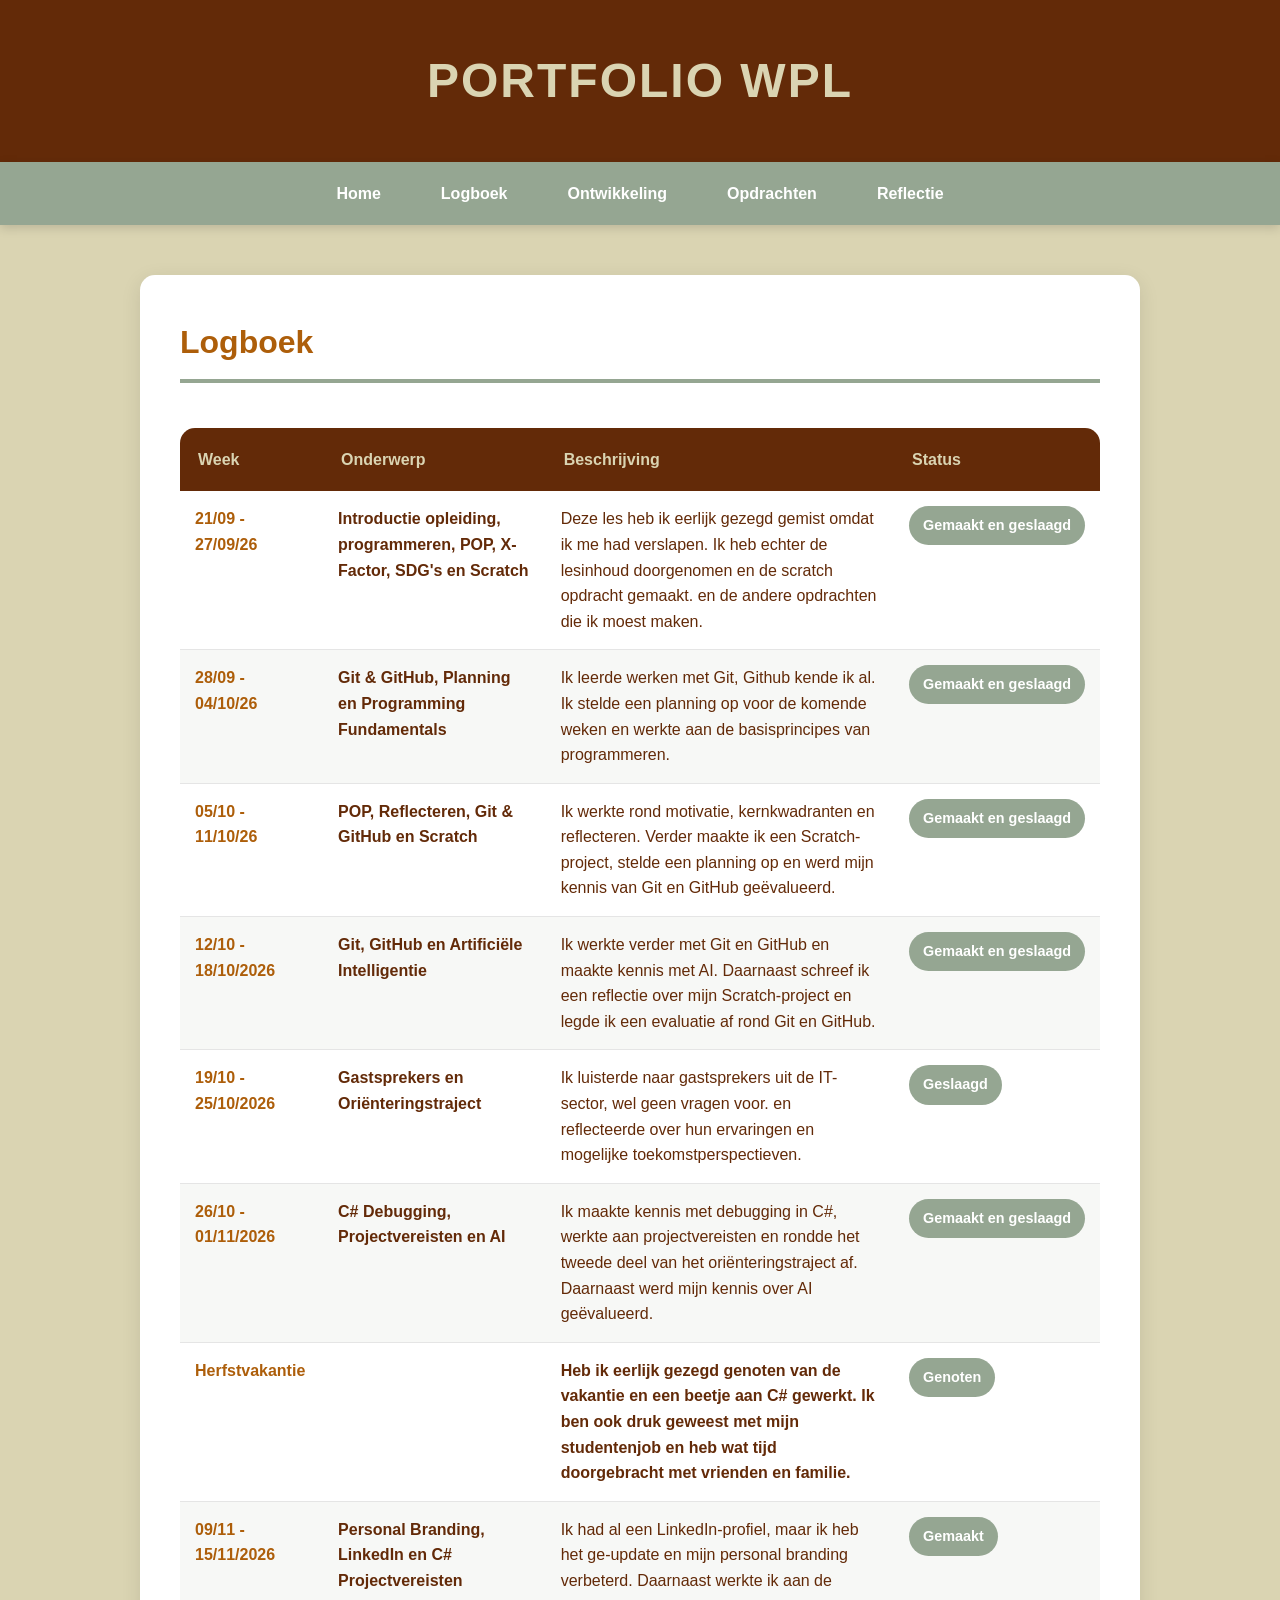
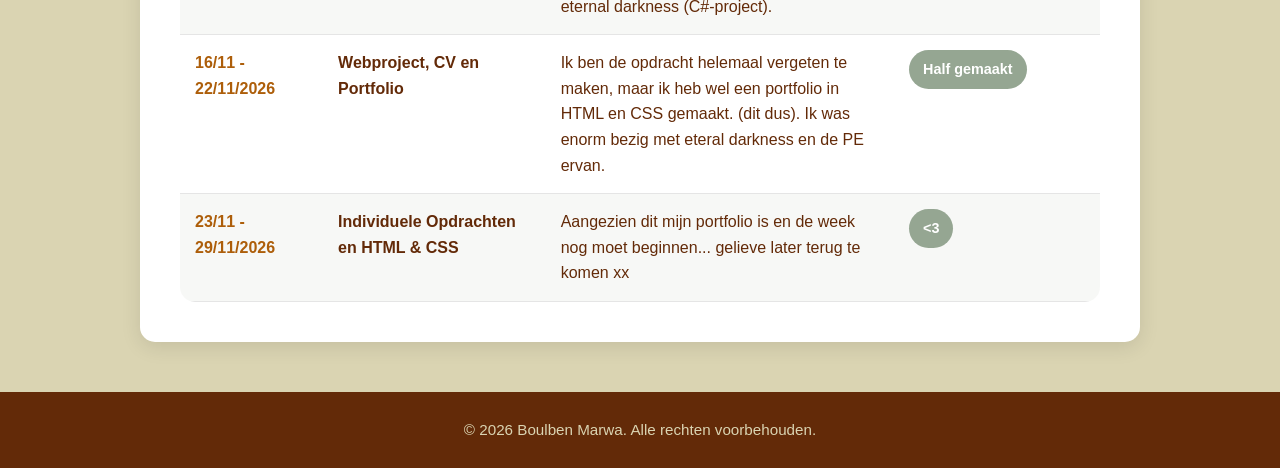
<file: Html/Logboek.html>
<!DOCTYPE html>
<html lang="nl">

<head>
    <meta charset="UTF-8">
    <meta name="viewport" content="width=device-width, initial-scale=1.0">

    <link rel="stylesheet" href="../Css/Style.css">

    <title>Logboek</title>
</head>

<body>

    <main>

        <h1 class="page-title">Portfolio WPL</h1>

        <nav class="navigation">
            <ul class="nav-list">

                <li class="Hoofdpagina">
                    <a href="../Html/index.html" class="nav-link">Home</a>
                </li>

                <li class="Logboek">
                    <a href="../Html/Logboek.html" class="nav-link">Logboek</a>
                </li>

                <li class="Ontwikkeling">
                    <a href="../Html/Ontwikkeling.html" class="nav-link">Ontwikkeling</a>
                </li>

                <li class="Opdrachten">
                    <a href="../Html/Opdrachten.html" class="nav-link">Opdrachten</a>
                </li>

                <li class="Reflectie">
                    <a href="../Html/Reflectie.html" class="nav-link">Reflectie</a>
                </li>

            </ul>
        </nav>

        <section class="section">

            <h2 class="section-title">Logboek</h2>

            <div class="table-container">

                <table class="logboek-table">

                    <thead>
                        <tr>
                            <th>Week</th>
                            <th>Onderwerp</th>
                            <th>Beschrijving</th>
                            <th>Status</th>
                        </tr>
                    </thead>

                    <tbody>

                        <tr>
                            <td>21/09 - 27/09/26</td>
                            <td>Introductie opleiding, programmeren, POP, X-Factor, SDG's en Scratch</td>
                            <td>
                                Deze les heb ik eerlijk gezegd gemist omdat ik me had verslapen.
                                Ik heb echter de lesinhoud doorgenomen en de scratch opdracht gemaakt. 
                                en de andere opdrachten die ik moest maken. 
                            </td>
                            <td><span class="status-tag">Gemaakt en geslaagd</span></td>
                        </tr>

                        <tr>
                            <td>28/09 - 04/10/26</td>
                            <td>Git & GitHub, Planning en Programming Fundamentals</td>
                            <td>
                                Ik leerde werken met Git, Github kende ik al. Ik stelde een planning op 
                                voor de komende weken en werkte aan de basisprincipes van programmeren.
                            </td>
                            <td><span class="status-tag">Gemaakt en geslaagd</span></td>
                        </tr>

                        <tr>
                            <td>05/10 - 11/10/26</td>
                            <td>POP, Reflecteren, Git & GitHub en Scratch</td>
                            <td>
                                Ik werkte rond motivatie, kernkwadranten en reflecteren.
                                Verder maakte ik een Scratch-project, stelde een planning op
                                en werd mijn kennis van Git en GitHub geëvalueerd.
                            </td>
                            <td><span class="status-tag">Gemaakt en geslaagd</span></td>
                        </tr>

                        <tr>
                            <td>12/10 - 18/10/2026</td>
                            <td>Git, GitHub en Artificiële Intelligentie</td>
                            <td>
                                Ik werkte verder met Git en GitHub en maakte kennis met AI.
                                Daarnaast schreef ik een reflectie over mijn Scratch-project
                                en legde ik een evaluatie af rond Git en GitHub.
                            </td>
                            <td><span class="status-tag">Gemaakt en geslaagd</span></td>
                        </tr>

                        <tr>
                            <td>19/10 - 25/10/2026</td>
                            <td>Gastsprekers en Oriënteringstraject</td>
                            <td>
                                Ik luisterde naar gastsprekers uit de IT-sector, wel geen vragen voor.
                                en reflecteerde over hun ervaringen en mogelijke toekomstperspectieven.
                            </td>
                            <td><span class="status-tag">Geslaagd</span></td>
                        </tr>

                        <tr>
                            <td>26/10 - 01/11/2026</td>
                            <td>C# Debugging, Projectvereisten en AI</td>
                            <td>
                                Ik maakte kennis met debugging in C#, werkte aan projectvereisten
                                en rondde het tweede deel van het oriënteringstraject af.
                                Daarnaast werd mijn kennis over AI geëvalueerd.
                            </td>
                            <td><span class="status-tag">Gemaakt en geslaagd</span></td>
                        </tr>

                        <tr class="vacation-row">
                            <td colspan="2">Herfstvakantie</td>
                            <td>
                                Heb ik eerlijk gezegd genoten van de vakantie en een beetje 
                                aan C# gewerkt. Ik ben ook druk geweest met mijn studentenjob 
                                en heb wat tijd doorgebracht met vrienden en familie.
                            </td>
                            <td><span class="status-tag">Genoten</span></td>
                        </tr>

                        <tr>
                            <td>09/11 - 15/11/2026</td>
                            <td>Personal Branding, LinkedIn en C# Projectvereisten</td>
                            <td>
                                Ik had al een LinkedIn-profiel, maar ik heb het ge-update en mijn personal branding verbeterd.
                                Daarnaast werkte ik aan de eternal darkness (C#-project).
                            </td>
                            <td><span class="status-tag">Gemaakt</span></td>
                        </tr>

                        <tr>
                            <td>16/11 - 22/11/2026</td>
                            <td>Webproject, CV en Portfolio</td>
                            <td>
                                Ik ben de opdracht helemaal vergeten te maken, maar ik heb wel een portfolio in HTML en CSS gemaakt.
                                (dit dus). Ik was enorm bezig met eteral darkness en de PE ervan.
                            </td>
                            <td><span class="status-tag">Half gemaakt</span></td>
                        </tr>

                        <tr>
                            <td>23/11 - 29/11/2026</td>
                            <td>Individuele Opdrachten en HTML & CSS</td>
                            <td>
                                Aangezien dit mijn portfolio is en de week nog moet beginnen...
                                gelieve later terug te komen xx
                            </td>
                            <td><span class="status-tag"><3</span></td>
                        </tr>

                    </tbody>

                </table>

            </div>

        </section>

    </main>

<footer>
    <p class="footer-text">&copy; 2026 Boulben Marwa. Alle rechten voorbehouden.</p>
</footer>
</body>
</html>
</file>
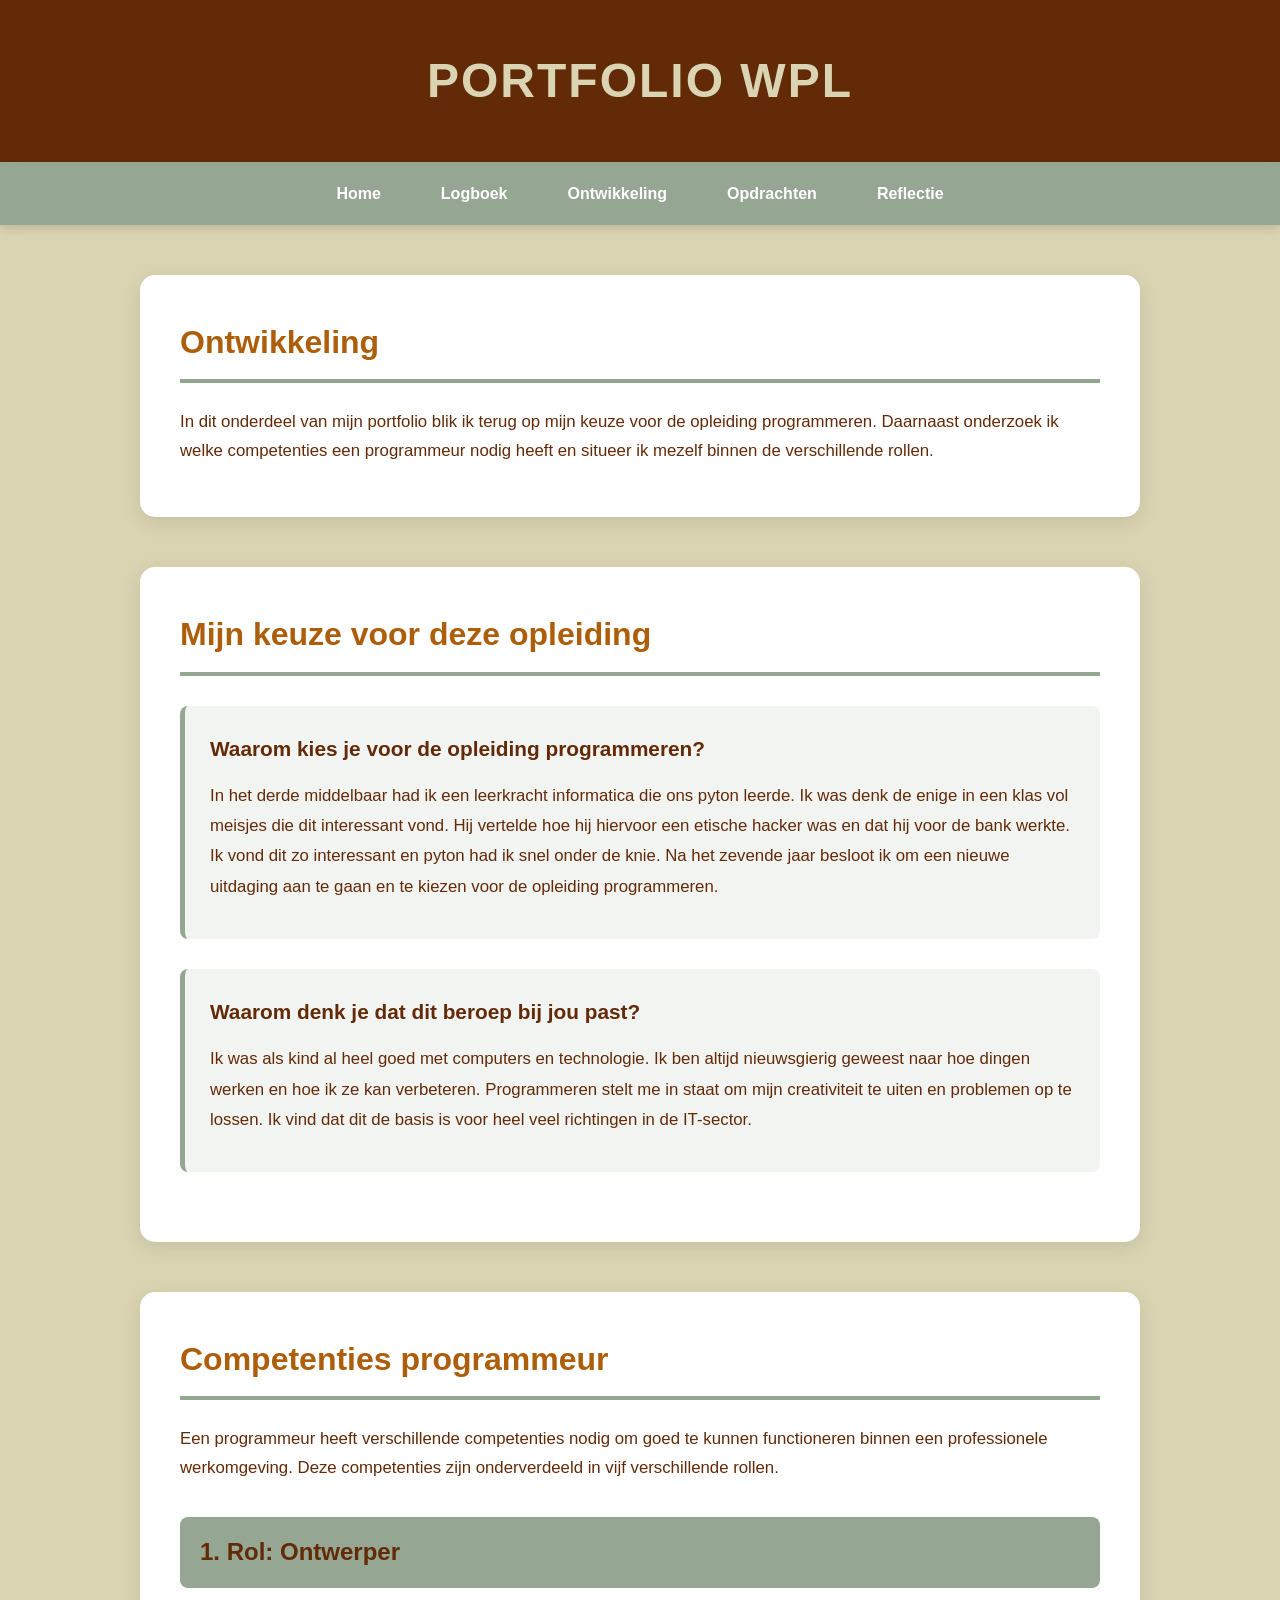
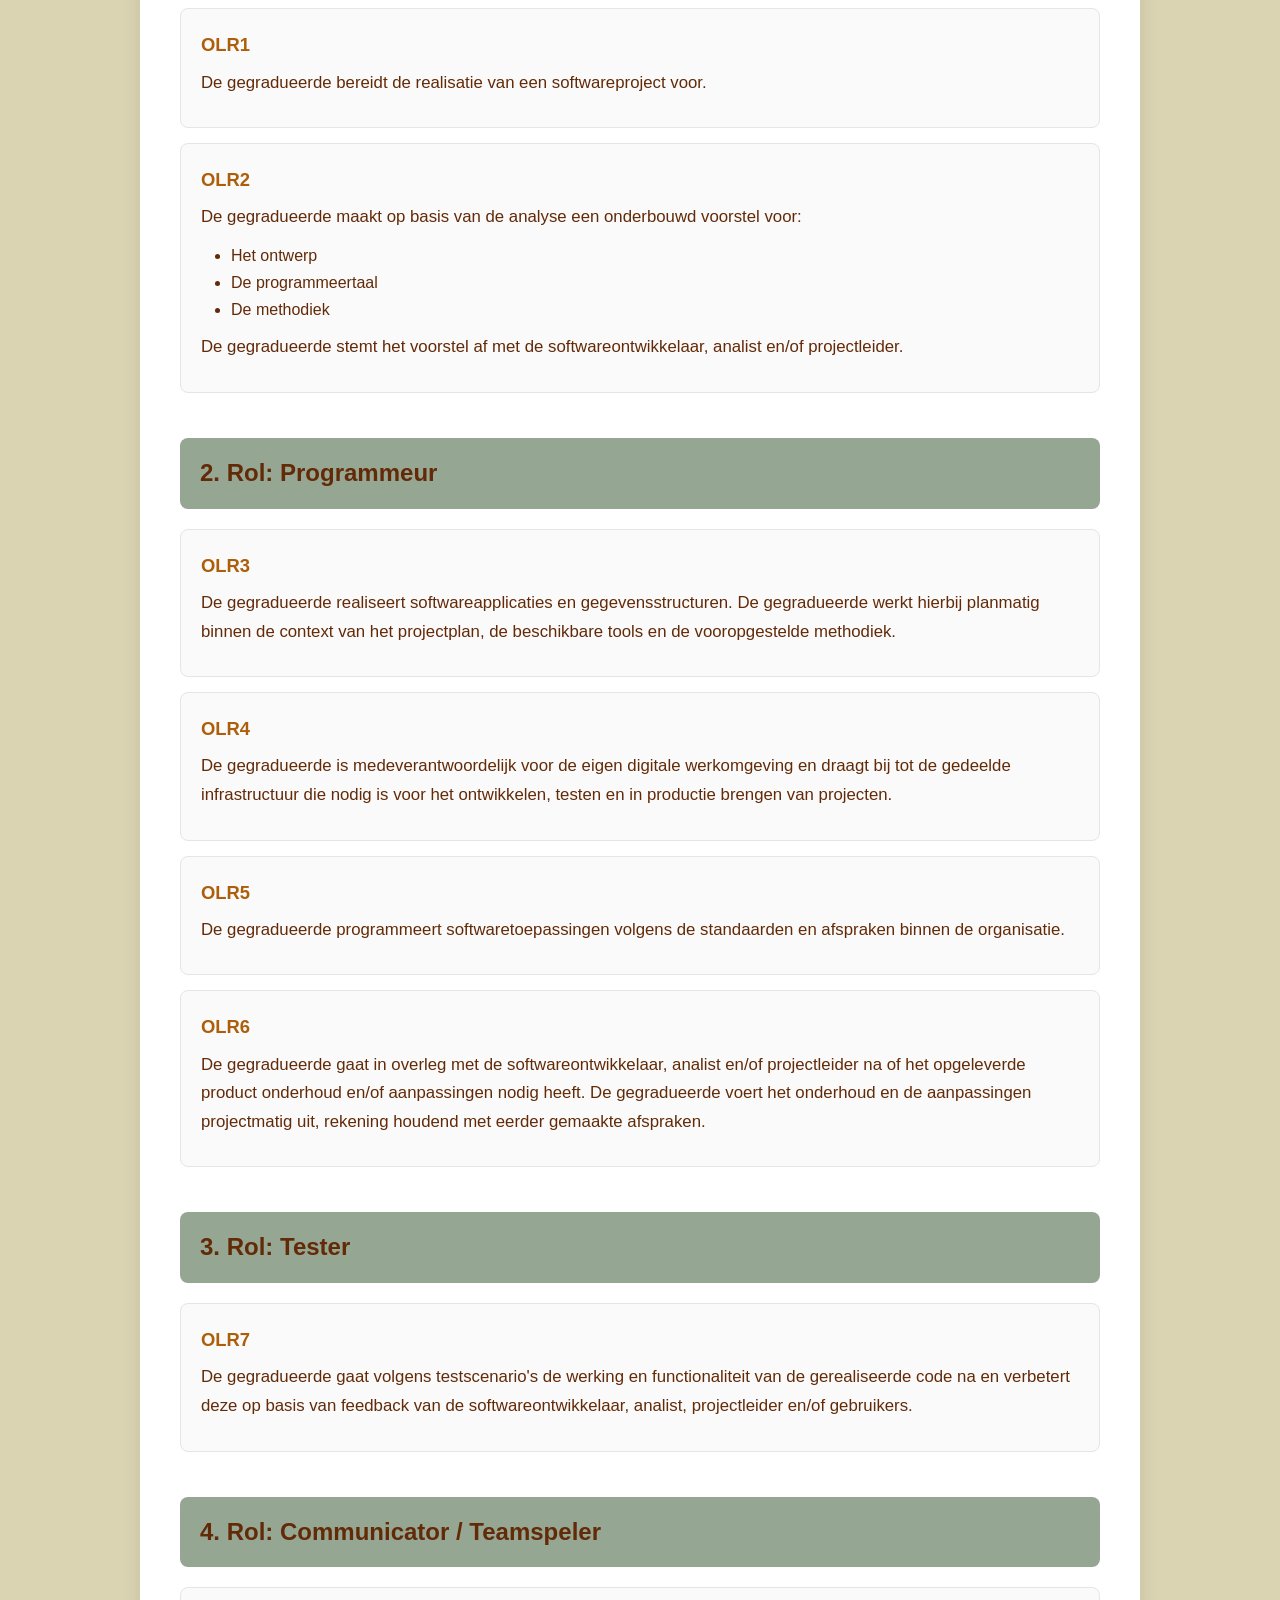
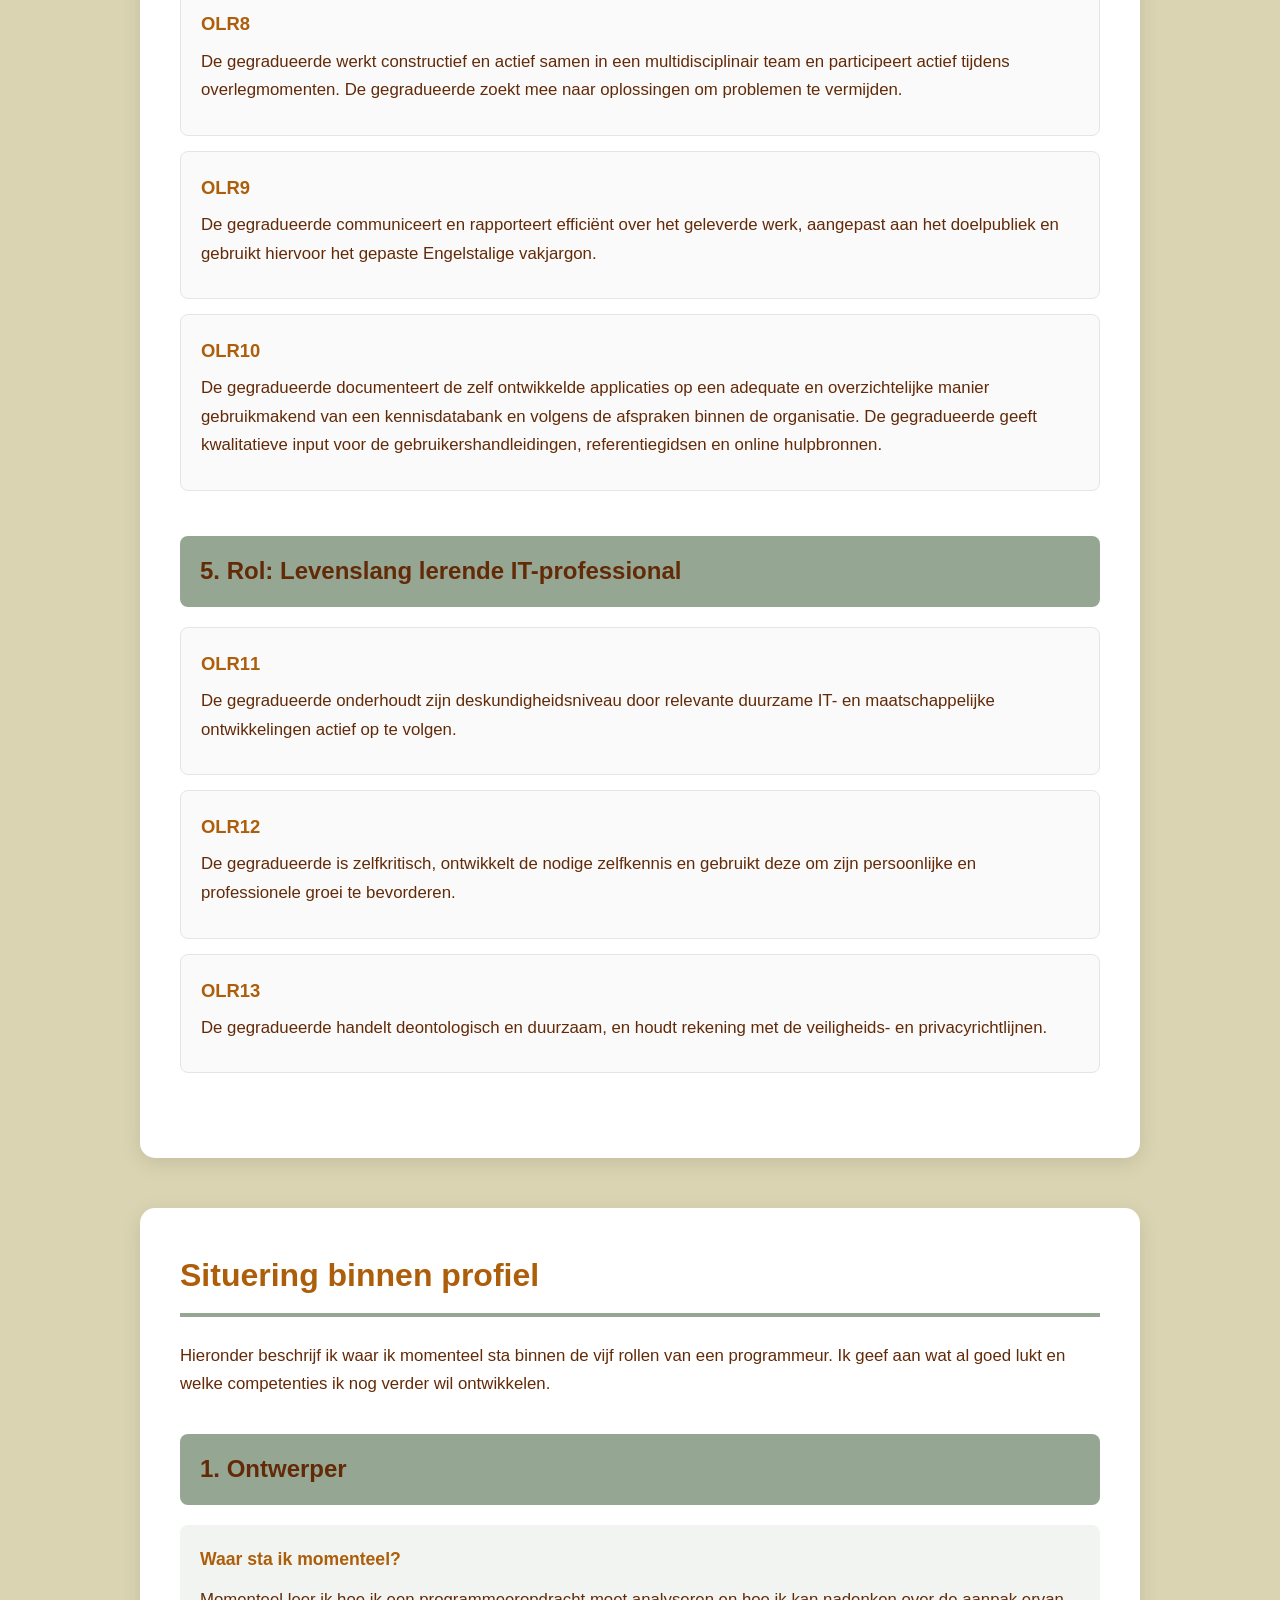
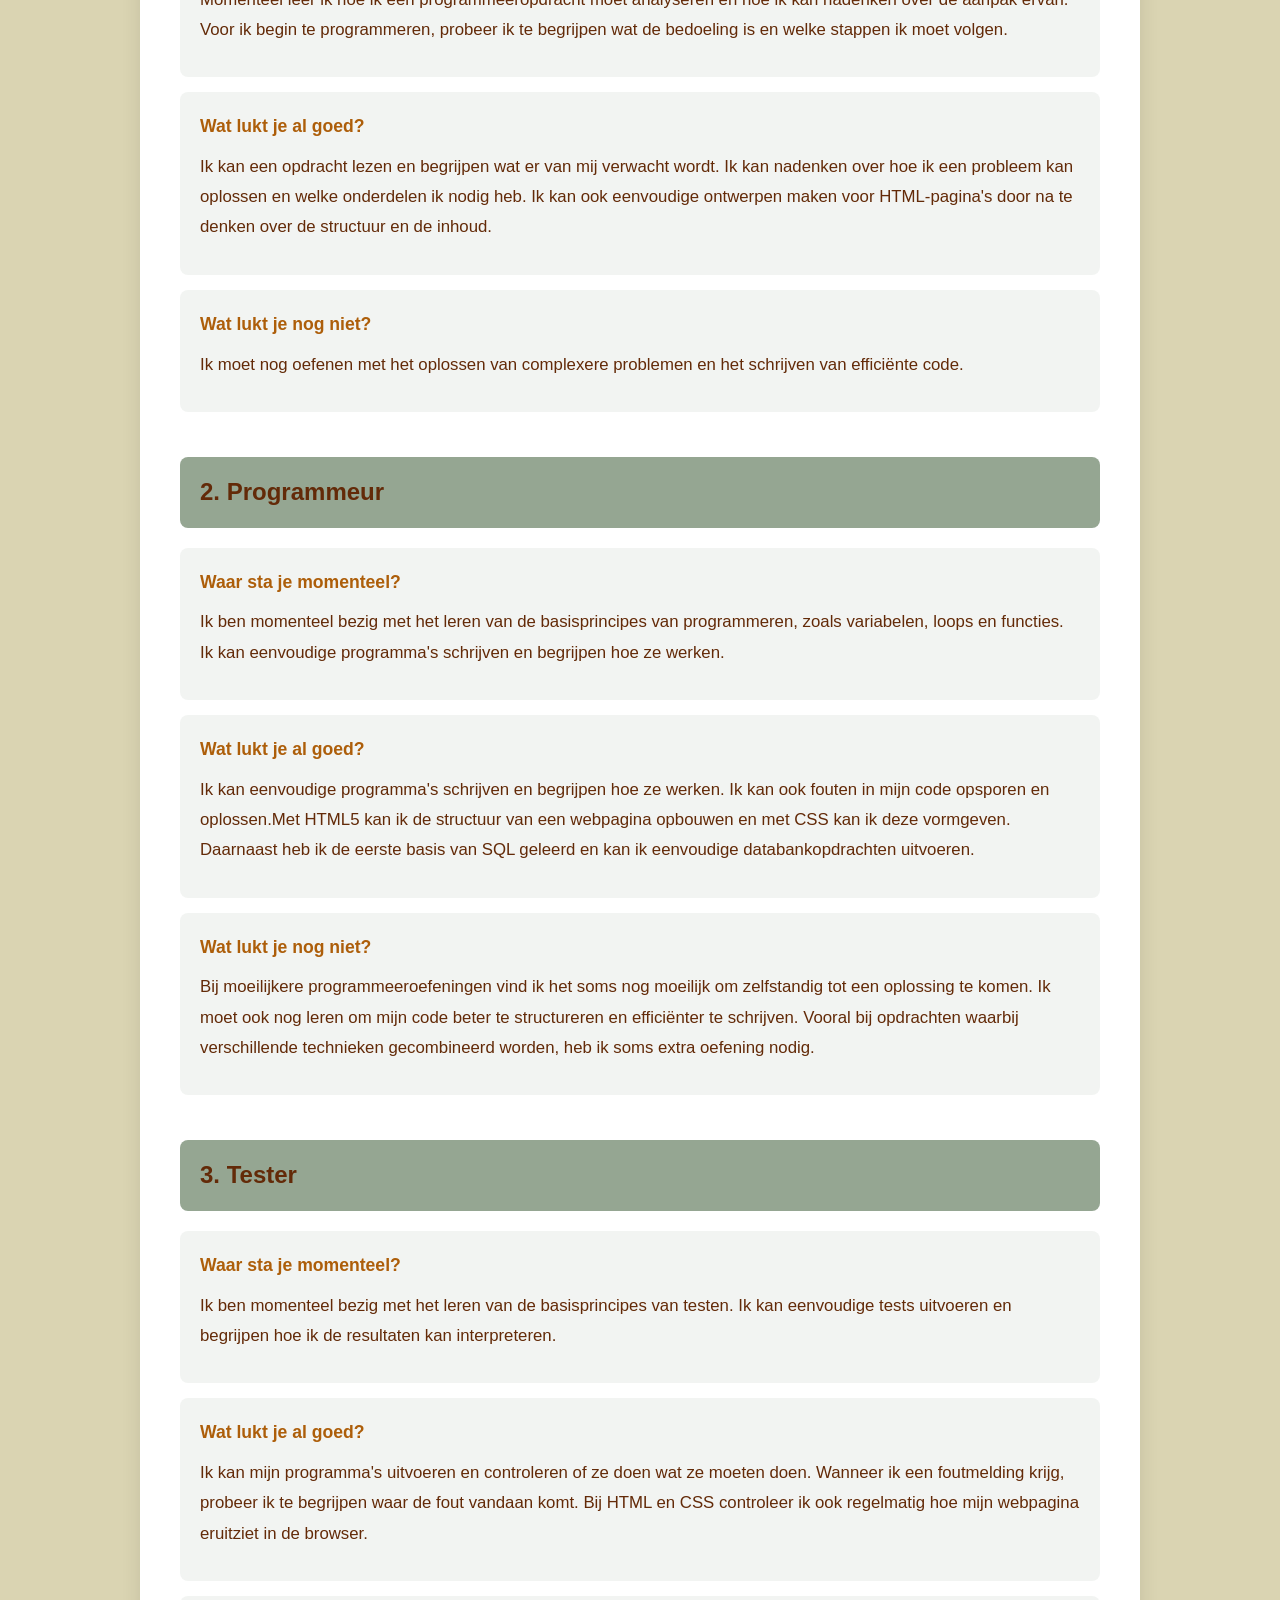
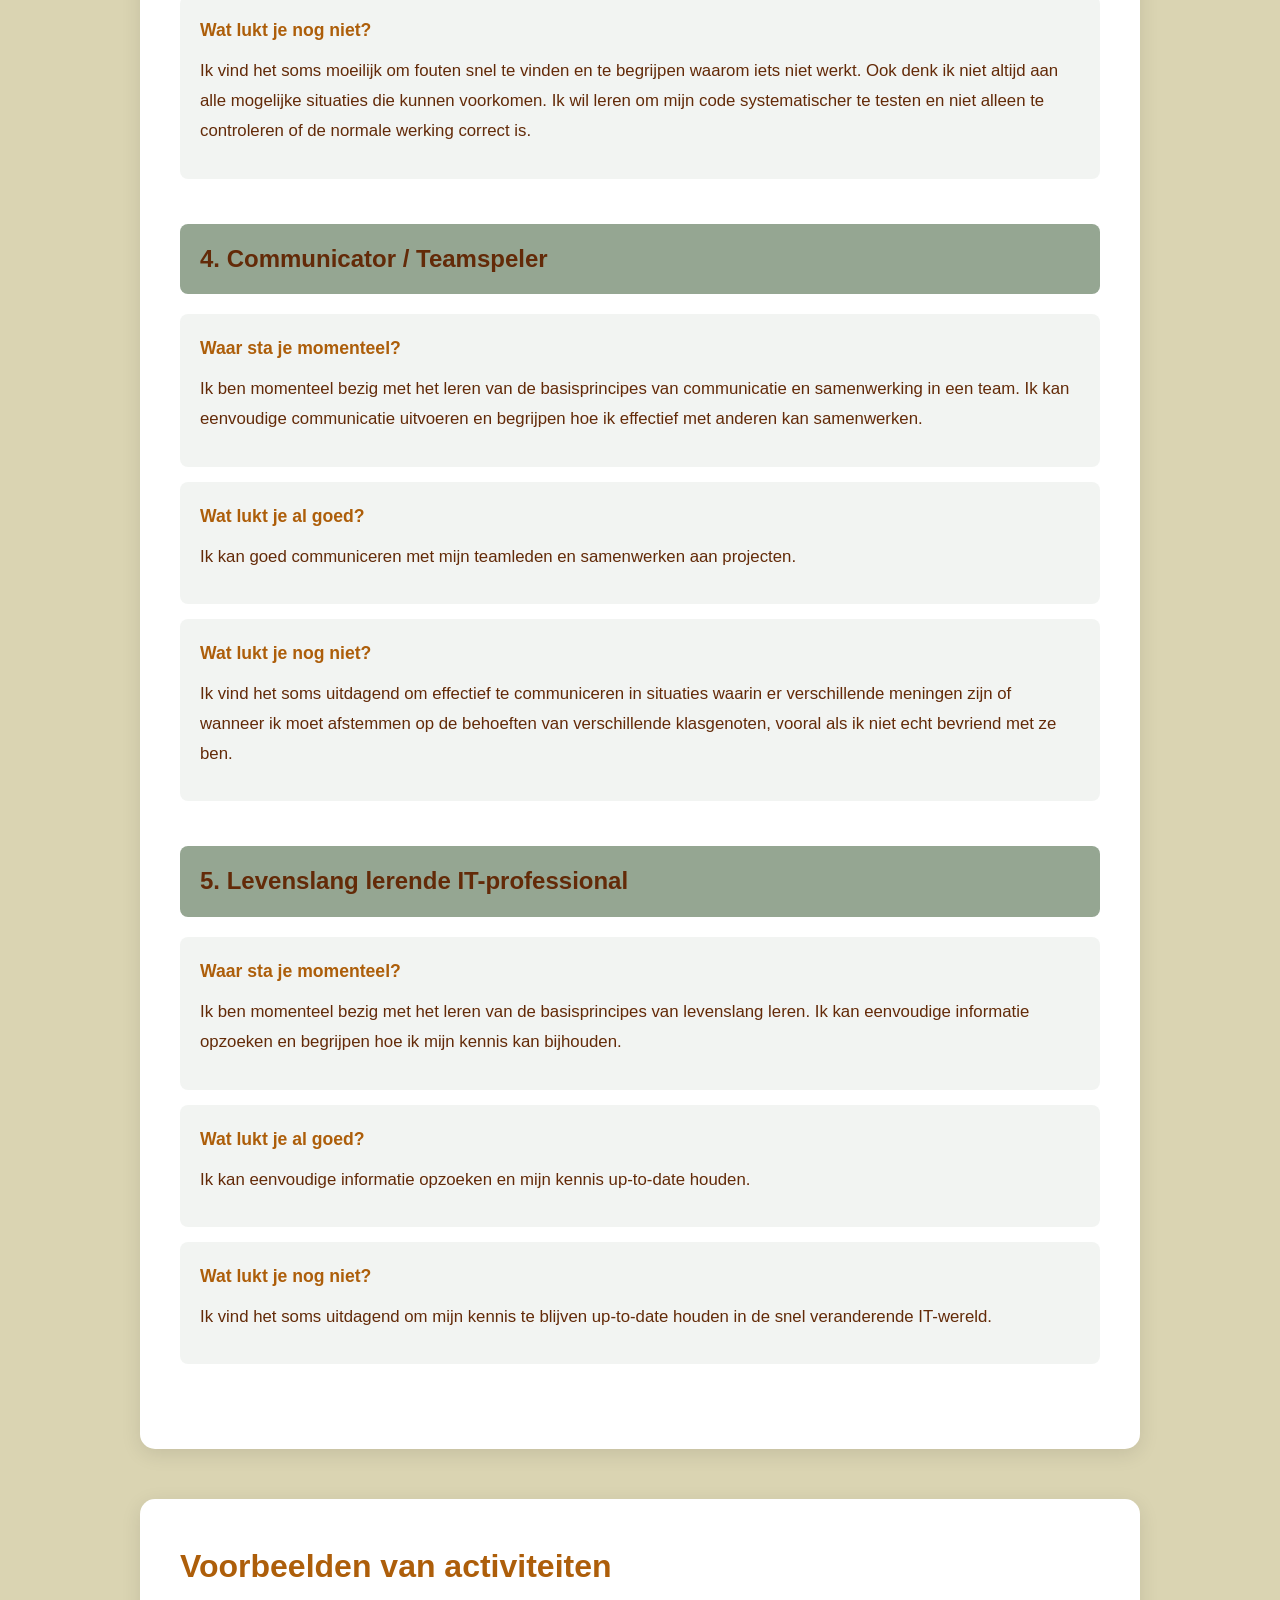
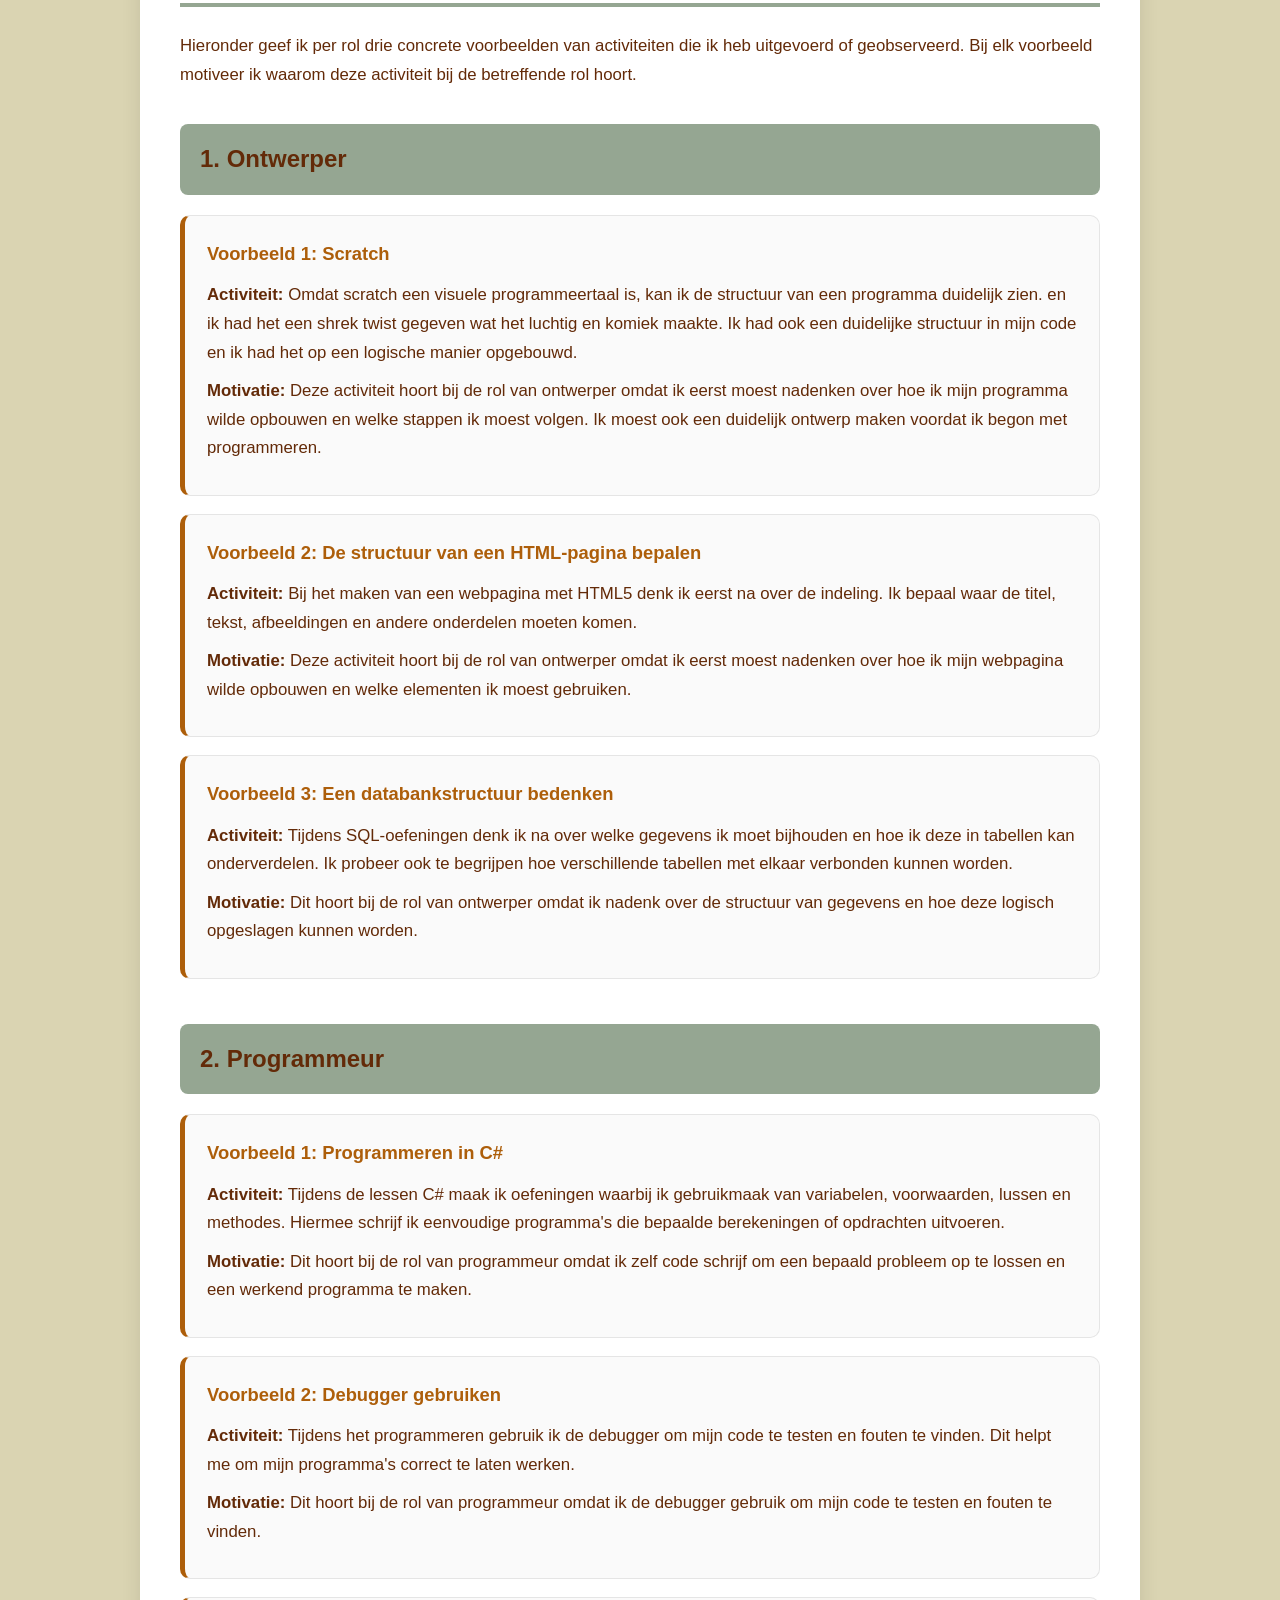
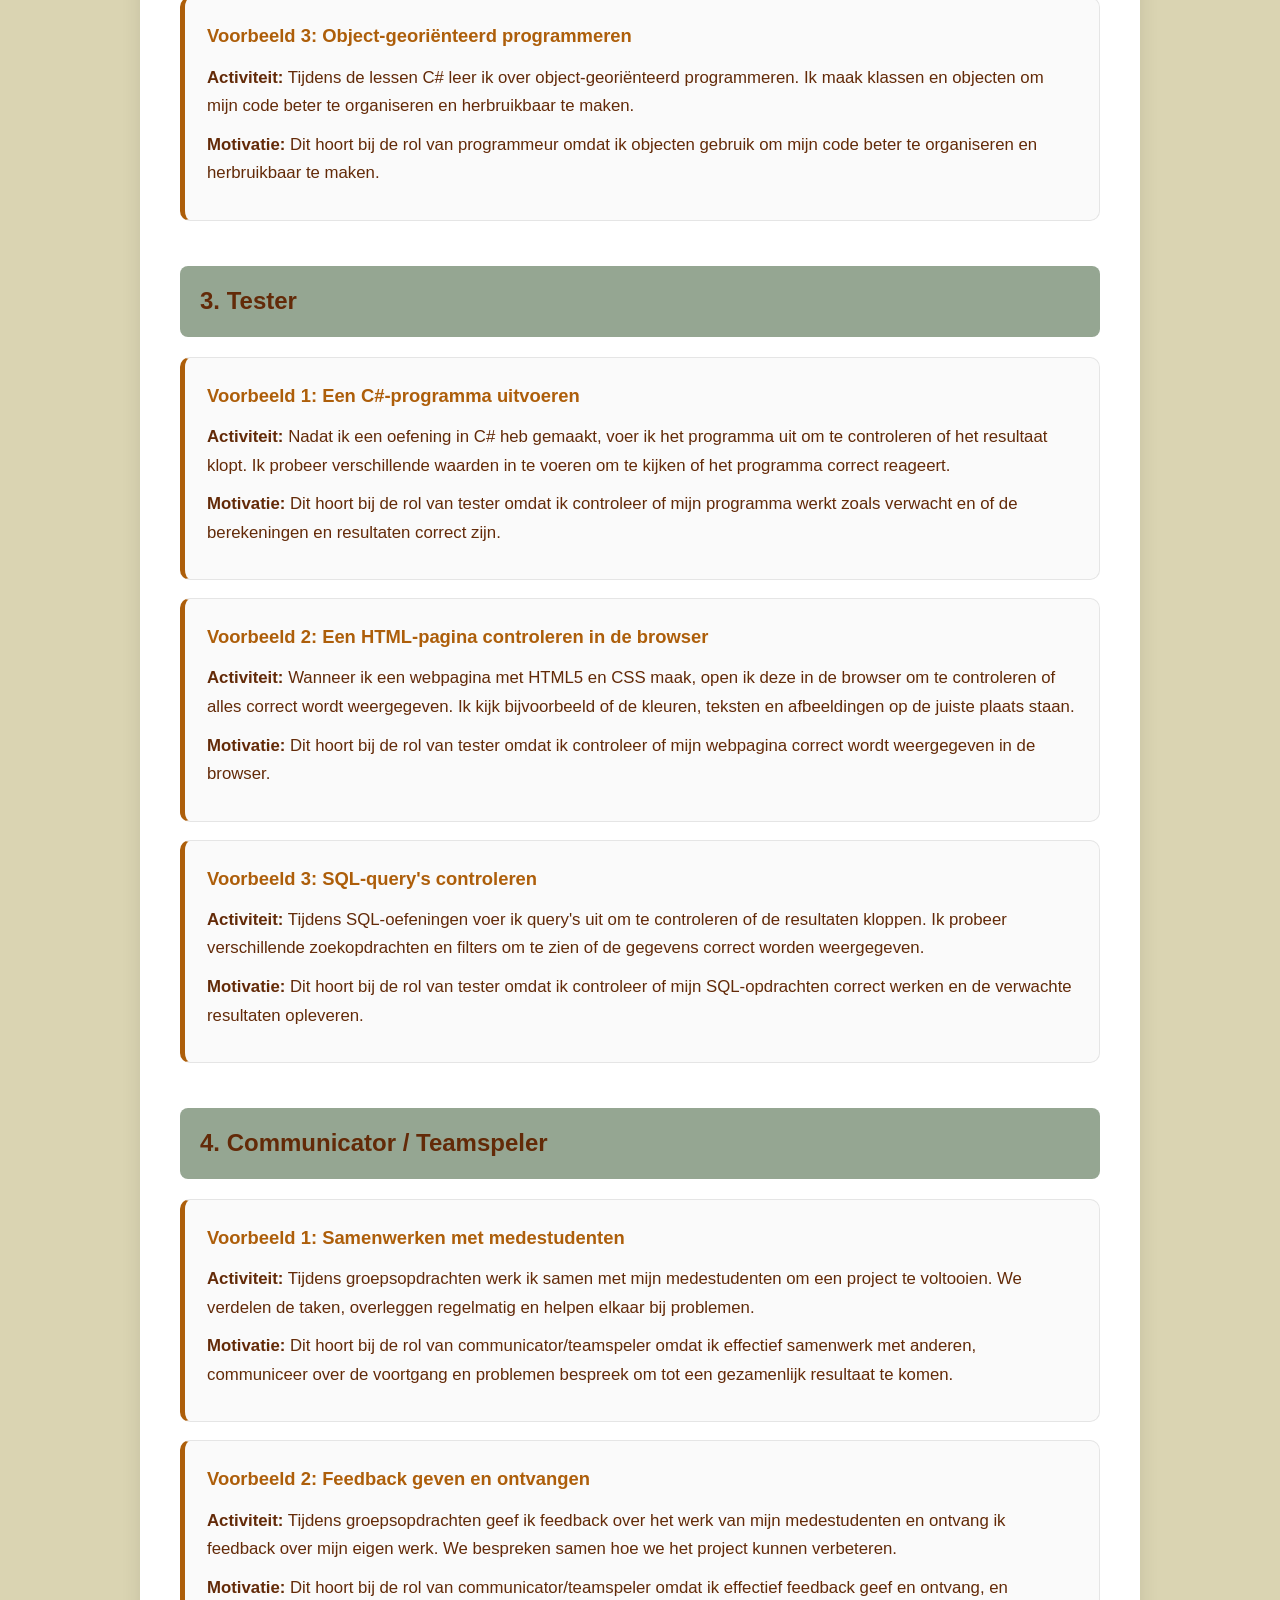
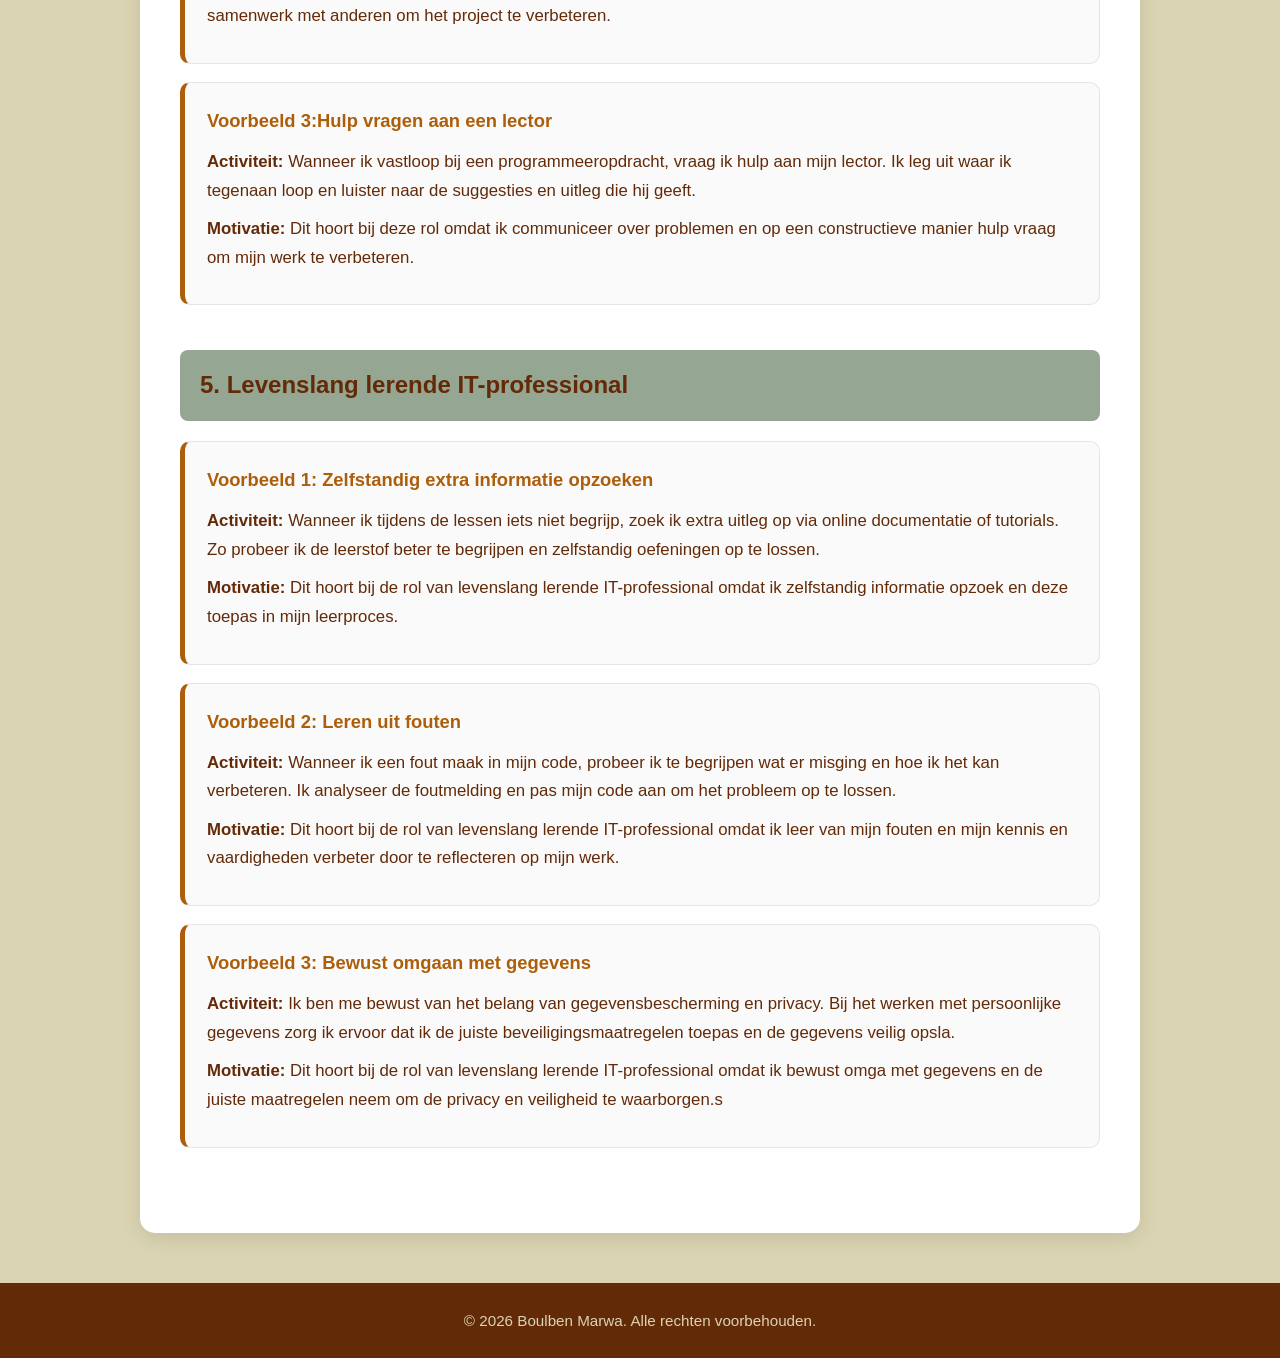
<file: Html/Ontwikkeling.html>
<!DOCTYPE html>
<html lang="en">
<head>
    <meta charset="UTF-8">
    <meta name="viewport" content="width=device-width, initial-scale=1.0">
    <link rel="stylesheet" href="../Css/Style.css">
    <title>Ontwikkeling</title>
</head>
<body>
    <main>
        <h1 class="page-title">Portfolio WPL</h1>

        <nav class="navigation">
            <ul class="nav-list">
                <li class="Hoofdpagina"><a href="../Html/index.html" class="nav-link">Home</a></li>
                <li class="Logboek"><a href="../Html/Logboek.html" class="nav-link">Logboek</a></li>
                <li class="Ontwikkeling"><a href="../Html/Ontwikkeling.html" class="nav-link">Ontwikkeling</a></li>
                <li class="Opdrachten"><a href="../Html/Opdrachten.html" class="nav-link">Opdrachten</a></li>
                <li class="Reflectie"><a href="../Html/Reflectie.html" class="nav-link">Reflectie</a></li>
            </ul>
        </nav>


     <section class="section">
            <h2 class="section-title">Ontwikkeling</h2>

            <p>
                In dit onderdeel van mijn portfolio blik ik terug op mijn
                keuze voor de opleiding programmeren. Daarnaast onderzoek
                ik welke competenties een programmeur nodig heeft en
                situeer ik mezelf binnen de verschillende rollen.
            </p>
        </section>

        <section class="section">
            <h2 class="section-title">
                 Mijn keuze voor deze opleiding
            </h2>

            <div class="question-block">
                <h3>Waarom kies je voor de opleiding programmeren?</h3>

                <p class="answer-text">
                    In het derde middelbaar had ik een leerkracht informatica die ons pyton leerde.
                    Ik was denk de enige in een klas vol meisjes die dit interessant vond. 
                    Hij vertelde hoe hij hiervoor een etische hacker was en dat hij voor de bank werkte. 
                    Ik vond dit zo interessant en pyton had ik snel onder de knie. Na het zevende jaar 
                    besloot ik om een nieuwe uitdaging aan te gaan en te kiezen voor de opleiding programmeren.
            </div>

            <div class="question-block">
                <h3>Waarom denk je dat dit beroep bij jou past?</h3>

                <p class="answer-text">
                    Ik was als kind al heel goed met computers en technologie.
                     Ik ben altijd nieuwsgierig geweest naar hoe dingen werken en 
                     hoe ik ze kan verbeteren. Programmeren stelt me in staat om mijn 
                     creativiteit te uiten en problemen op te lossen. Ik vind dat dit 
                     de basis is voor heel veel richtingen in de IT-sector. 
                </p>
            </div>
        </section>


        
        <section class="section">
            <h2 class="section-title">Competenties programmeur</h2>

            <p>
                Een programmeur heeft verschillende competenties nodig
                om goed te kunnen functioneren binnen een professionele
                werkomgeving. Deze competenties zijn onderverdeeld in
                vijf verschillende rollen.
            </p>

           
            <div class="role-block">
                <h3 class="role-title">1. Rol: Ontwerper</h3>

                <div class="olr-item">
                    <h4>OLR1</h4>
                    <p>
                        De gegradueerde bereidt de realisatie van een
                        softwareproject voor.
                    </p>
                </div>

                <div class="olr-item">
                    <h4>OLR2</h4>
                    <p>
                        De gegradueerde maakt op basis van de analyse een
                        onderbouwd voorstel voor:
                    </p>
                    <ul>
                        <li>Het ontwerp</li>
                        <li>De programmeertaal</li>
                        <li>De methodiek</li>
                    </ul>
                    <p>
                        De gegradueerde stemt het voorstel af met de
                        softwareontwikkelaar, analist en/of projectleider.
                    </p>
                </div>
            </div>

            <div class="role-block">
                <h3 class="role-title">2. Rol: Programmeur</h3>

                <div class="olr-item">
                    <h4>OLR3</h4>
                    <p>
                        De gegradueerde realiseert softwareapplicaties en
                        gegevensstructuren. De gegradueerde werkt hierbij
                        planmatig binnen de context van het projectplan,
                        de beschikbare tools en de vooropgestelde methodiek.
                    </p>
                </div>

                <div class="olr-item">
                    <h4>OLR4</h4>
                    <p>
                        De gegradueerde is medeverantwoordelijk voor de
                        eigen digitale werkomgeving en draagt bij tot de
                        gedeelde infrastructuur die nodig is voor het
                        ontwikkelen, testen en in productie brengen van projecten.
                    </p>
                </div>

                <div class="olr-item">
                    <h4>OLR5</h4>
                    <p>
                        De gegradueerde programmeert softwaretoepassingen
                        volgens de standaarden en afspraken binnen de organisatie.
                    </p>
                </div>

                <div class="olr-item">
                    <h4>OLR6</h4>
                    <p>
                        De gegradueerde gaat in overleg met de
                        softwareontwikkelaar, analist en/of projectleider na
                        of het opgeleverde product onderhoud en/of
                        aanpassingen nodig heeft. De gegradueerde voert het
                        onderhoud en de aanpassingen projectmatig uit,
                        rekening houdend met eerder gemaakte afspraken.
                    </p>
                </div>
            </div>

            <div class="role-block">
                <h3 class="role-title">3. Rol: Tester</h3>

                <div class="olr-item">
                    <h4>OLR7</h4>
                    <p>
                        De gegradueerde gaat volgens testscenario's de
                        werking en functionaliteit van de gerealiseerde
                        code na en verbetert deze op basis van feedback
                        van de softwareontwikkelaar, analist, projectleider
                        en/of gebruikers.
                    </p>
                </div>
            </div>

            <div class="role-block">
                <h3 class="role-title">
                    4. Rol: Communicator / Teamspeler
                </h3>

                <div class="olr-item">
                    <h4>OLR8</h4>
                    <p>
                        De gegradueerde werkt constructief en actief samen
                        in een multidisciplinair team en participeert actief
                        tijdens overlegmomenten. De gegradueerde zoekt mee
                        naar oplossingen om problemen te vermijden.
                    </p>
                </div>

                <div class="olr-item">
                    <h4>OLR9</h4>
                    <p>
                        De gegradueerde communiceert en rapporteert efficiënt
                        over het geleverde werk, aangepast aan het doelpubliek
                        en gebruikt hiervoor het gepaste Engelstalige vakjargon.
                    </p>
                </div>

                <div class="olr-item">
                    <h4>OLR10</h4>
                    <p>
                        De gegradueerde documenteert de zelf ontwikkelde
                        applicaties op een adequate en overzichtelijke manier
                        gebruikmakend van een kennisdatabank en volgens de
                        afspraken binnen de organisatie. De gegradueerde geeft
                        kwalitatieve input voor de gebruikershandleidingen,
                        referentiegidsen en online hulpbronnen.
                    </p>
                </div>
            </div>

            <div class="role-block">
                <h3 class="role-title">
                    5. Rol: Levenslang lerende IT-professional
                </h3>

                <div class="olr-item">
                    <h4>OLR11</h4>
                    <p>
                        De gegradueerde onderhoudt zijn deskundigheidsniveau
                        door relevante duurzame IT- en maatschappelijke
                        ontwikkelingen actief op te volgen.
                    </p>
                </div>

                <div class="olr-item">
                    <h4>OLR12</h4>
                    <p>
                        De gegradueerde is zelfkritisch, ontwikkelt de nodige
                        zelfkennis en gebruikt deze om zijn persoonlijke en
                        professionele groei te bevorderen.
                    </p>
                </div>

                <div class="olr-item">
                    <h4>OLR13</h4>
                    <p>
                        De gegradueerde handelt deontologisch en duurzaam,
                        en houdt rekening met de veiligheids- en privacyrichtlijnen.
                    </p>
                </div>
            </div>
        </section>

        <section class="section">

            <h2 class="section-title">Situering binnen profiel</h2>

            <p>
                Hieronder beschrijf ik waar ik momenteel sta binnen de
                vijf rollen van een programmeur. Ik geef aan wat al goed
                lukt en welke competenties ik nog verder wil ontwikkelen.
            </p>

            <div class="role-block">
                <h3 class="role-title">1. Ontwerper</h3>

                <div class="reflection-block">
                    <h4>Waar sta ik momenteel?</h4>
                    <p>
                        Momenteel leer ik hoe ik een programmeeropdracht 
                        moet analyseren en hoe ik kan nadenken over de aanpak 
                        ervan. Voor ik begin te programmeren, probeer ik te begrijpen 
                        wat de bedoeling is en welke stappen ik moet volgen. 
                    </p>
                </div>

                <div class="reflection-block">
                    <h4>Wat lukt je al goed?</h4>
                    <p>
                        Ik kan een opdracht lezen en begrijpen wat er van mij verwacht 
                        wordt. Ik kan nadenken over hoe ik een probleem kan oplossen en 
                        welke onderdelen ik nodig heb. Ik kan ook eenvoudige ontwerpen 
                        maken voor HTML-pagina's door na te denken over de structuur en
                        de inhoud.
                    </p>
                </div>

                <div class="reflection-block">
                    <h4>Wat lukt je nog niet?</h4>
                    <p>
                        Ik moet nog oefenen met het oplossen van complexere 
                        problemen en het schrijven van efficiënte code.     
                    </p>
                </div>
            </div>

           
            <div class="role-block">
                <h3 class="role-title">2. Programmeur</h3>

                <div class="reflection-block">
                    <h4>Waar sta je momenteel?</h4>
                    <p>
                        Ik ben momenteel bezig met het leren van de basisprincipes
                        van programmeren, zoals variabelen, loops en functies. 
                        Ik kan eenvoudige programma's schrijven en begrijpen hoe 
                        ze werken.
                    </p>
                </div>

                <div class="reflection-block">
                    <h4>Wat lukt je al goed?</h4>
                    <p>
                        Ik kan eenvoudige programma's schrijven en begrijpen hoe ze werken. 
                        Ik kan ook fouten in mijn code opsporen en oplossen.Met HTML5 kan
                        ik de structuur van een webpagina 
                        opbouwen en met CSS kan ik deze vormgeven. Daarnaast heb
                        ik de eerste basis van SQL geleerd en kan ik eenvoudige 
                        databankopdrachten uitvoeren.
                    </p>
                </div>

                <div class="reflection-block">
                    <h4>Wat lukt je nog niet?</h4>
                    <p>
                        Bij moeilijkere programmeeroefeningen vind ik het soms nog moeilijk 
                        om zelfstandig tot een oplossing te komen. Ik moet ook nog leren om 
                        mijn code beter te structureren en efficiënter te schrijven.
                         Vooral bij opdrachten waarbij verschillende technieken gecombineerd 
                         worden, heb ik soms extra oefening nodig.
                    </p>
                </div>
            </div>

            <div class="role-block">
                <h3 class="role-title">3. Tester</h3>

                <div class="reflection-block">
                    <h4>Waar sta je momenteel?</h4>
                    <p>
                        Ik ben momenteel bezig met het leren van de basisprincipes van testen. 
                        Ik kan eenvoudige tests uitvoeren en begrijpen hoe ik de resultaten kan interpreteren.
                </div>

                <div class="reflection-block">
                    <h4>Wat lukt je al goed?</h4>
                    <p>
                        Ik kan mijn programma's uitvoeren en controleren of ze doen wat ze moeten doen.
                        Wanneer ik een foutmelding krijg, probeer ik te begrijpen waar de fout vandaan 
                        komt. Bij HTML en CSS controleer ik ook regelmatig hoe mijn webpagina eruitziet in de browser.
                    </p>
                </div>

                <div class="reflection-block">
                    <h4>Wat lukt je nog niet?</h4>
                    <p>
                        Ik vind het soms moeilijk om fouten snel te vinden en te begrijpen waarom iets niet werkt. 
                        Ook denk ik niet altijd aan alle mogelijke situaties die kunnen voorkomen. Ik wil leren 
                        om mijn code systematischer te testen en niet alleen te controleren of de normale werking 
                        correct is.
                    </p>
                </div>
            </div>

            <div class="role-block">
                <h3 class="role-title">
                    4. Communicator / Teamspeler
                </h3>

                <div class="reflection-block">
                    <h4>Waar sta je momenteel?</h4>
                    <p>
                        Ik ben momenteel bezig met het leren van de basisprincipes van communicatie en samenwerking in een team. 
                        Ik kan eenvoudige communicatie uitvoeren en begrijpen hoe ik effectief met anderen kan samenwerken.
                    </p>
                </div>

                <div class="reflection-block">
                    <h4>Wat lukt je al goed?</h4>
                    <p>
                        Ik kan goed communiceren met mijn teamleden en samenwerken aan projecten.
                    </p>
                </div>

                <div class="reflection-block">
                    <h4>Wat lukt je nog niet?</h4>
                    <p>
                        Ik vind het soms uitdagend om effectief te communiceren in situaties waarin er
                        verschillende meningen zijn of wanneer ik moet afstemmen op de behoeften van verschillende klasgenoten, 
                        vooral als ik niet echt bevriend met ze ben.
                    </p>
                </div>
            </div>

            <div class="role-block">
                <h3 class="role-title">
                    5. Levenslang lerende IT-professional
                </h3>

                <div class="reflection-block">
                    <h4>Waar sta je momenteel?</h4>
                    <p>
                        Ik ben momenteel bezig met het leren van de basisprincipes van levenslang leren. 
                        Ik kan eenvoudige informatie opzoeken en begrijpen hoe ik mijn kennis kan bijhouden.
                    </p>
                </div>

                <div class="reflection-block">
                    <h4>Wat lukt je al goed?</h4>
                    <p>
                        Ik kan eenvoudige informatie opzoeken en mijn kennis up-to-date houden.
                    </p>
                </div>

                <div class="reflection-block">
                    <h4>Wat lukt je nog niet?</h4>
                    <p>
                        Ik vind het soms uitdagend om mijn kennis te blijven up-to-date houden in de snel veranderende IT-wereld.
                    </p>
                </div>
            </div>

        </section>


        <section class="section">
            <h2 class="section-title">
                Voorbeelden van activiteiten
            </h2>

            <p>
                Hieronder geef ik per rol drie concrete voorbeelden van
                activiteiten die ik heb uitgevoerd of geobserveerd.
                Bij elk voorbeeld motiveer ik waarom deze activiteit
                bij de betreffende rol hoort.
            </p>

            <div class="role-block">
                <h3 class="role-title">1. Ontwerper</h3>

                <div class="activity-card">
                    <h4>Voorbeeld 1: Scratch</h4>
                    <p>
                        <strong>Activiteit:</strong>
                        Omdat scratch een visuele programmeertaal is, kan ik de structuur van een programma duidelijk zien.
                        en ik had het een shrek twist gegeven wat het luchtig en komiek maakte. Ik had ook een duidelijke 
                        structuur in mijn code en ik had het op een logische manier opgebouwd.
                    </p>
                    <p>
                        <strong>Motivatie:</strong>
                        Deze activiteit hoort bij de rol van ontwerper omdat ik eerst moest nadenken over hoe ik mijn programma
                        wilde opbouwen en welke stappen ik moest volgen. 
                        Ik moest ook een duidelijk ontwerp maken voordat ik begon met programmeren.
                    </p>
                </div>

                <div class="activity-card">
                    <h4>Voorbeeld 2: De structuur van een HTML-pagina bepalen</h4>
                    <p>
                        <strong>Activiteit:</strong>
                        Bij het maken van een webpagina met HTML5 denk ik eerst na over de indeling. Ik bepaal waar de titel, tekst,
                        afbeeldingen en andere onderdelen moeten komen.
                    </p>
                    <p>
                        <strong>Motivatie:</strong>
                        Deze activiteit hoort bij de rol van ontwerper omdat ik eerst moest nadenken over hoe ik mijn webpagina wilde
                        opbouwen en welke elementen ik moest gebruiken.
                    </p>
                </div>

                <div class="activity-card">
                    <h4>Voorbeeld 3: Een databankstructuur bedenken</h4>
                    <p>
                        <strong>Activiteit:</strong>
                        Tijdens SQL-oefeningen denk ik na over welke gegevens ik moet bijhouden en hoe ik deze in tabellen kan onderverdelen. 
                        Ik probeer ook te begrijpen hoe verschillende tabellen met elkaar verbonden kunnen worden.
                    </p>
                    <p>
                        <strong>Motivatie:</strong>
                        Dit hoort bij de rol van ontwerper omdat ik nadenk over de structuur van gegevens en hoe deze logisch opgeslagen kunnen worden.
                    </p>
                </div>
            </div>

           
            <div class="role-block">
                <h3 class="role-title">2. Programmeur</h3>

                <div class="activity-card">
                    <h4>Voorbeeld 1: Programmeren in C#</h4>
                    <p>
                        <strong>Activiteit:</strong>
                        Tijdens de lessen C# maak ik oefeningen waarbij ik gebruikmaak van variabelen, voorwaarden, lussen en methodes. 
                        Hiermee schrijf ik eenvoudige programma's die bepaalde berekeningen of opdrachten uitvoeren.
                    </p>
                    <p>
                        <strong>Motivatie:</strong>
                        Dit hoort bij de rol van programmeur omdat ik zelf code schrijf om een bepaald probleem op te lossen en een werkend programma te maken.
                    </p>
                </div>

                <div class="activity-card">
                    <h4>Voorbeeld 2: Debugger gebruiken</h4>
                    <p>
                        <strong>Activiteit:</strong>
                        Tijdens het programmeren gebruik ik de debugger om mijn code te testen en fouten te vinden. Dit helpt me om mijn 
                        programma's correct te laten werken.
                    </p>
                    <p>
                        <strong>Motivatie:</strong>
                        Dit hoort bij de rol van programmeur omdat ik de debugger gebruik om mijn code te testen en fouten te vinden.
                    </p>
                </div>

                <div class="activity-card">
                    <h4>Voorbeeld 3: Object-georiënteerd programmeren</h4>
                    <p>
                        <strong>Activiteit:</strong>
                        Tijdens de lessen C# leer ik over object-georiënteerd programmeren. Ik maak klassen en objecten om mijn code beter 
                        te organiseren en herbruikbaar te maken.
                    </p>
                    <p>
                        <strong>Motivatie:</strong>
                        Dit hoort bij de rol van programmeur omdat ik objecten gebruik om mijn code beter te organiseren en herbruikbaar te maken.
                    </p>
                </div>
            </div>


            <div class="role-block">
                <h3 class="role-title">3. Tester</h3>

                <div class="activity-card">
                    <h4>Voorbeeld 1:  Een C#-programma uitvoeren</h4>
                    <p>
                        <strong>Activiteit:</strong>
                        Nadat ik een oefening in C# heb gemaakt, voer ik het programma uit om te controleren of het resultaat klopt. Ik 
                        probeer verschillende waarden in te voeren om te kijken of het programma correct reageert.
                    </p>
                    <p>
                        <strong>Motivatie:</strong>
                        Dit hoort bij de rol van tester omdat ik controleer of mijn programma werkt zoals verwacht en of de berekeningen en resultaten correct zijn.
                    </p>
                </div>

                
                <div class="activity-card">
                    <h4>Voorbeeld 2: Een HTML-pagina controleren in de browser </h4>
                    <p>
                        <strong>Activiteit:</strong>
                        Wanneer ik een webpagina met HTML5 en CSS maak, open ik deze in de browser om te controleren of alles correct 
                        wordt weergegeven. Ik kijk bijvoorbeeld of de kleuren, teksten en afbeeldingen op de juiste plaats staan.
                    </p>
                    <p>
                        <strong>Motivatie:</strong>
                        Dit hoort bij de rol van tester omdat ik controleer of mijn webpagina correct wordt weergegeven in de browser.
                    </p>
                </div>

                <div class="activity-card">
                    <h4>Voorbeeld 3:  SQL-query's controleren</h4>
                    <p>
                        <strong>Activiteit:</strong>
                        Tijdens SQL-oefeningen voer ik query's uit om te controleren of de resultaten kloppen. Ik probeer verschillende
                         zoekopdrachten en filters om te zien of de gegevens correct worden weergegeven.
                    </p>
                    <p>
                        <strong>Motivatie:</strong>
                        Dit hoort bij de rol van tester omdat ik controleer of mijn SQL-opdrachten correct werken en de verwachte resultaten opleveren.
                    </p>
                </div>
            </div>

           
            <div class="role-block">
                <h3 class="role-title">
                    4. Communicator / Teamspeler
                </h3>

                <div class="activity-card">
                    <h4>Voorbeeld 1: Samenwerken met medestudenten</h4>
                    <p>
                        <strong>Activiteit:</strong>
                        Tijdens groepsopdrachten werk ik samen met mijn medestudenten om een project te voltooien. We verdelen de taken,
                        overleggen regelmatig en helpen elkaar bij problemen.
                    </p>
                    <p>
                        <strong>Motivatie:</strong>
                        Dit hoort bij de rol van communicator/teamspeler omdat ik effectief samenwerk met anderen, communiceer 
                        over de voortgang en problemen bespreek om tot een gezamenlijk resultaat te komen.
                    </p>
                </div>

                <div class="activity-card">
                    <h4>Voorbeeld 2: Feedback geven en ontvangen</h4>
                    <p>
                        <strong>Activiteit:</strong>
                        Tijdens groepsopdrachten geef ik feedback over het werk van mijn medestudenten en ontvang ik feedback over 
                        mijn eigen werk. We bespreken samen hoe we het project kunnen verbeteren.
                    </p>
                    <p>
                        <strong>Motivatie:</strong>
                        Dit hoort bij de rol van communicator/teamspeler omdat ik effectief feedback geef en ontvang, en samenwerk 
                        met anderen om het project te verbeteren.
                    </p>
                </div>

                <div class="activity-card">
                    <h4>Voorbeeld 3:Hulp vragen aan een lector </h4>
                    <p>
                        <strong>Activiteit:</strong>
                        Wanneer ik vastloop bij een programmeeropdracht, vraag ik hulp aan mijn lector. Ik leg uit waar ik tegenaan 
                        loop en luister naar de suggesties en uitleg die hij geeft.
                    </p>
                    <p>
                        <strong>Motivatie:</strong>
                        Dit hoort bij deze rol omdat ik communiceer over problemen en op een constructieve manier hulp vraag om mijn 
                        werk te verbeteren.
                    </p>
                </div>
            </div>

                <div class="role-block">
                <h3 class="role-title">
                    5. Levenslang lerende IT-professional
                </h3>

                <div class="activity-card">
                    <h4>Voorbeeld 1: Zelfstandig extra informatie opzoeken</h4>
                    <p>
                        <strong>Activiteit:</strong>
                        Wanneer ik tijdens de lessen iets niet begrijp, zoek ik extra uitleg op via online documentatie of tutorials. 
                        Zo probeer ik de leerstof beter te begrijpen en zelfstandig oefeningen op te lossen.
                    </p>
                    <p>
                        <strong>Motivatie:</strong>
                        Dit hoort bij de rol van levenslang lerende IT-professional omdat ik zelfstandig informatie opzoek en deze toepas in mijn leerproces.
                    </p>
                </div>

                <div class="activity-card">
                    <h4>Voorbeeld 2: Leren uit fouten </h4>
                    <p>
                        <strong>Activiteit:</strong>
                        Wanneer ik een fout maak in mijn code, probeer ik te begrijpen wat er misging en hoe ik het kan verbeteren. 
                        Ik analyseer de foutmelding en pas mijn code aan om het probleem op te lossen.
                    </p>
                    <p>
                        <strong>Motivatie:</strong>
                        Dit hoort bij de rol van levenslang lerende IT-professional omdat ik leer van mijn fouten en mijn kennis en 
                        vaardigheden verbeter door te reflecteren op mijn werk.
                    </p>
                </div>

                <div class="activity-card">
                    <h4>Voorbeeld 3: Bewust omgaan met gegevens</h4>
                    <p>
                        <strong>Activiteit:</strong>
                        Ik ben me bewust van het belang van gegevensbescherming en privacy. Bij het werken met persoonlijke 
                        gegevens zorg ik ervoor dat ik de juiste beveiligingsmaatregelen toepas en de gegevens veilig opsla.
                    </p>
                    <p>
                        <strong>Motivatie:</strong>
                        Dit hoort bij de rol van levenslang lerende IT-professional omdat ik bewust omga met gegevens en de 
                        juiste maatregelen neem om de privacy en veiligheid te waarborgen.s
                    </p>
                </div>
            </div>

        </section>


    </main>

<footer>
    <p class="footer-text">&copy; 2026 Boulben Marwa. Alle rechten voorbehouden.</p>
</footer>

</body>
</html>
</file>
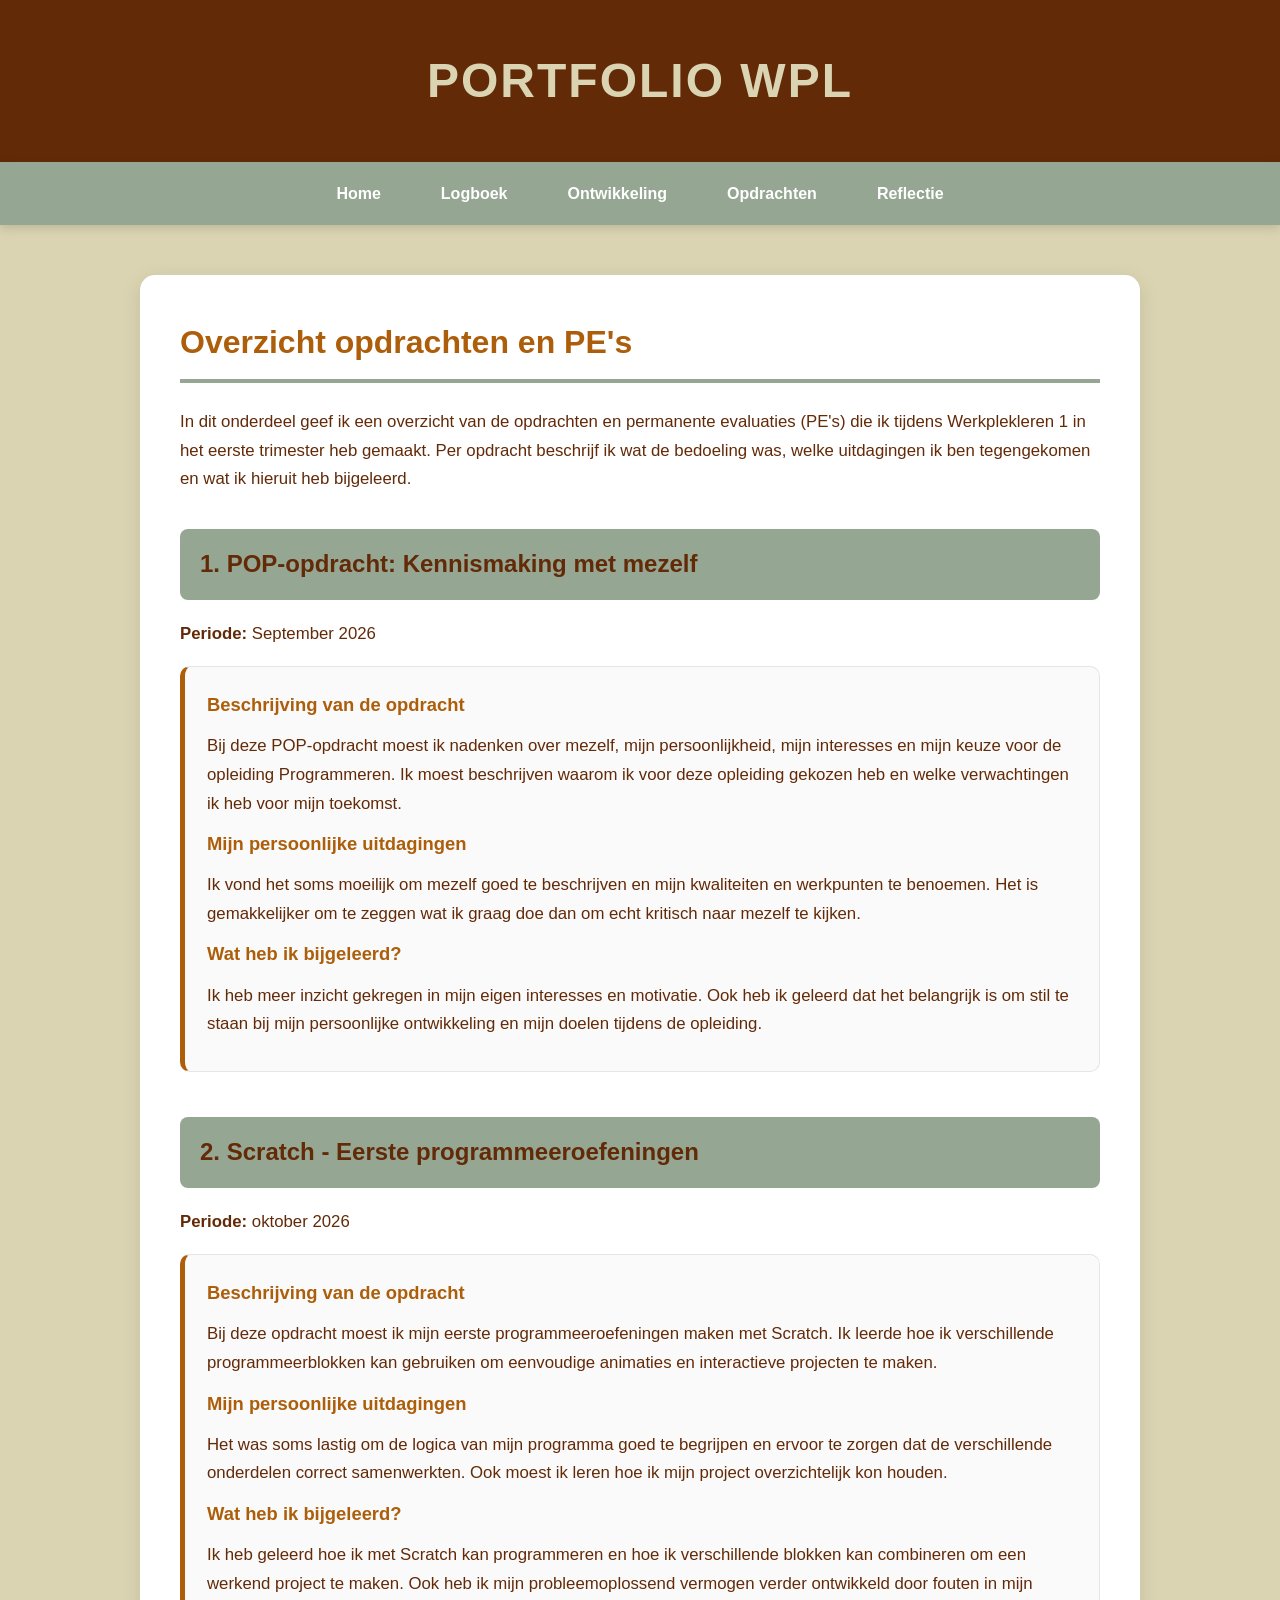
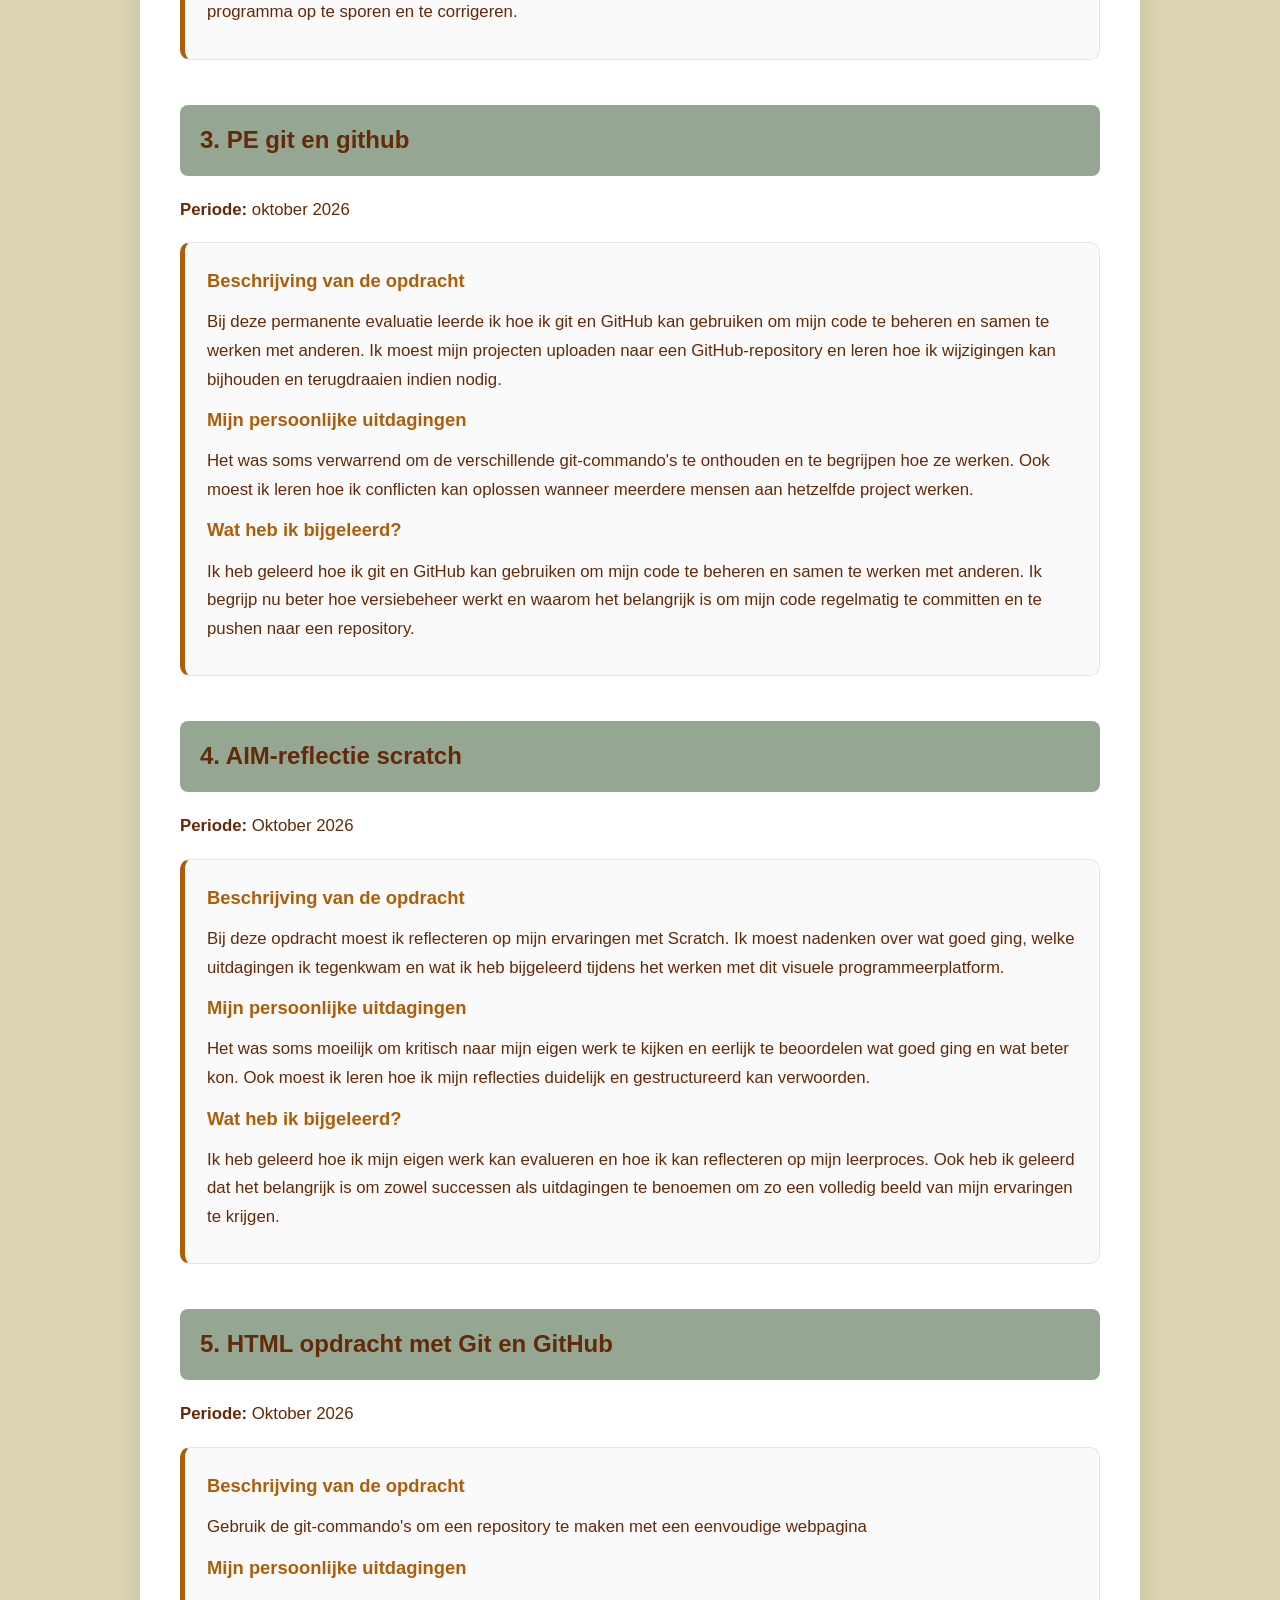
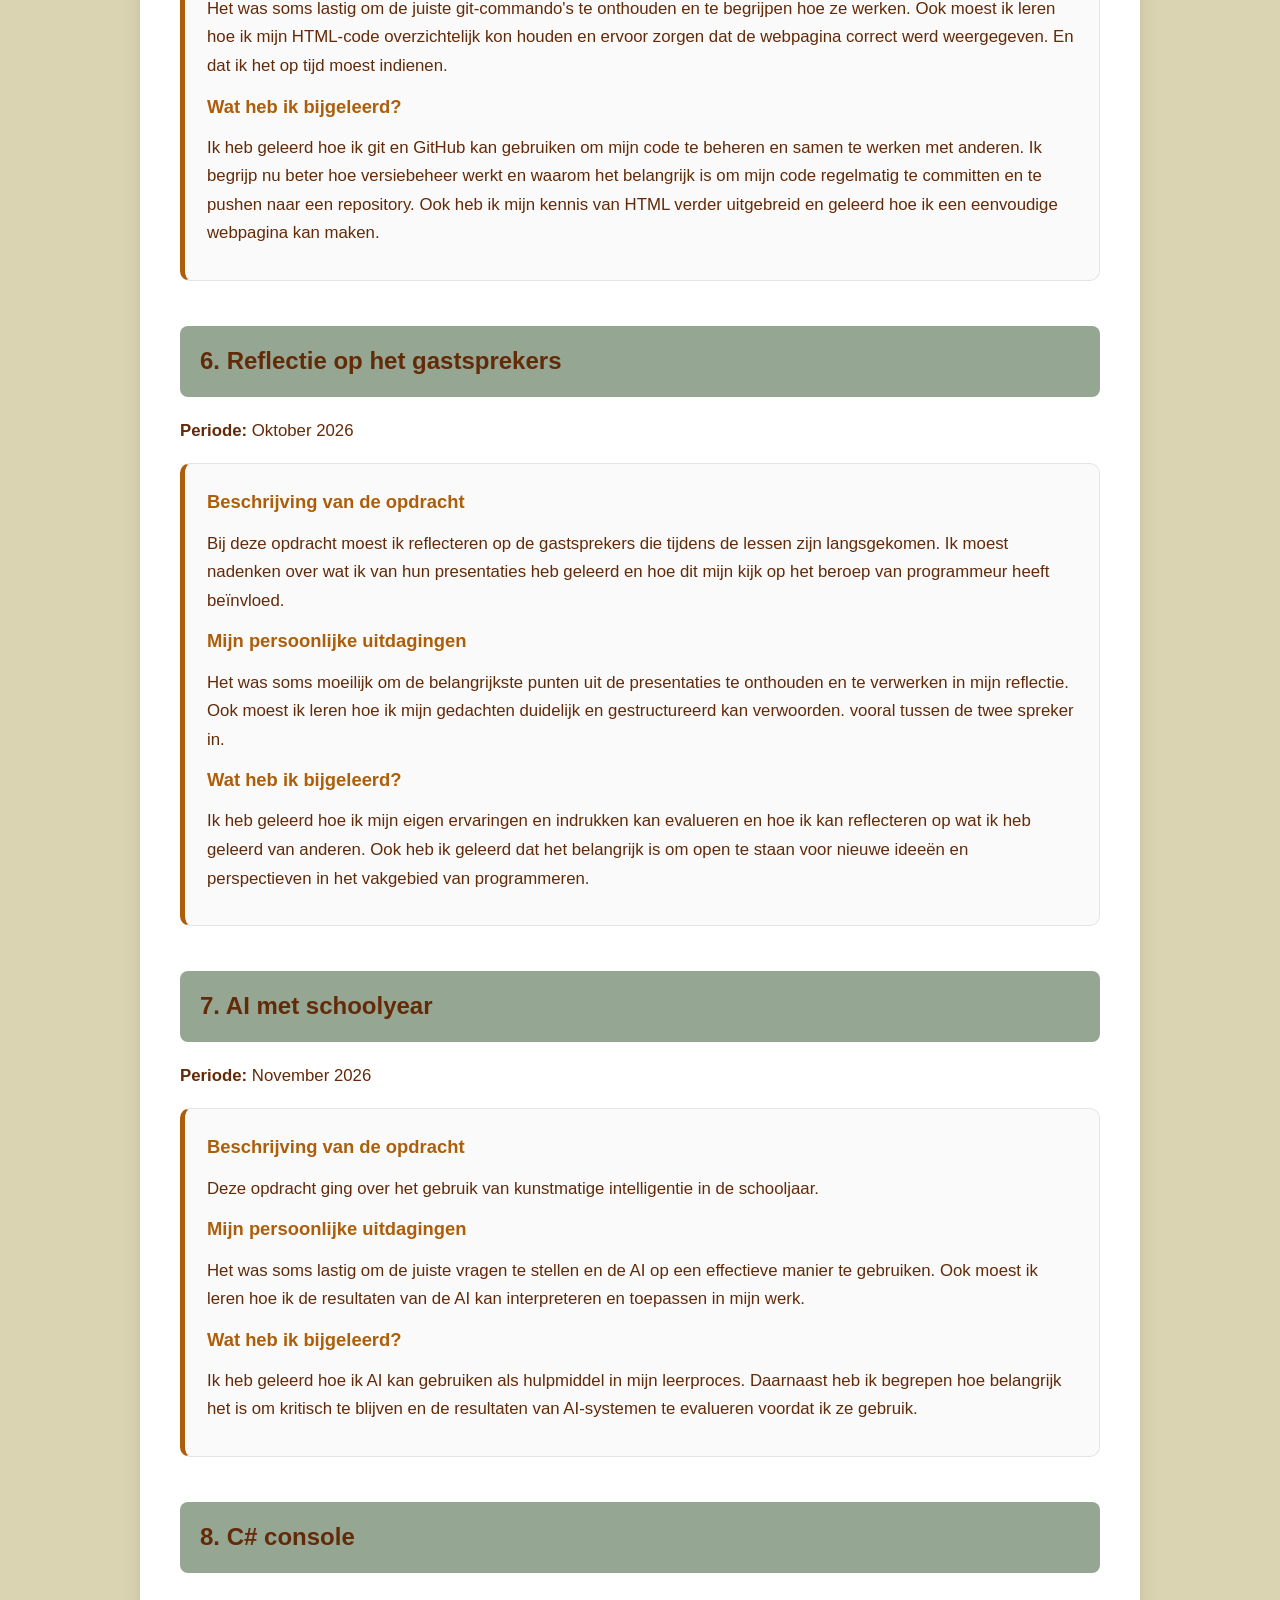
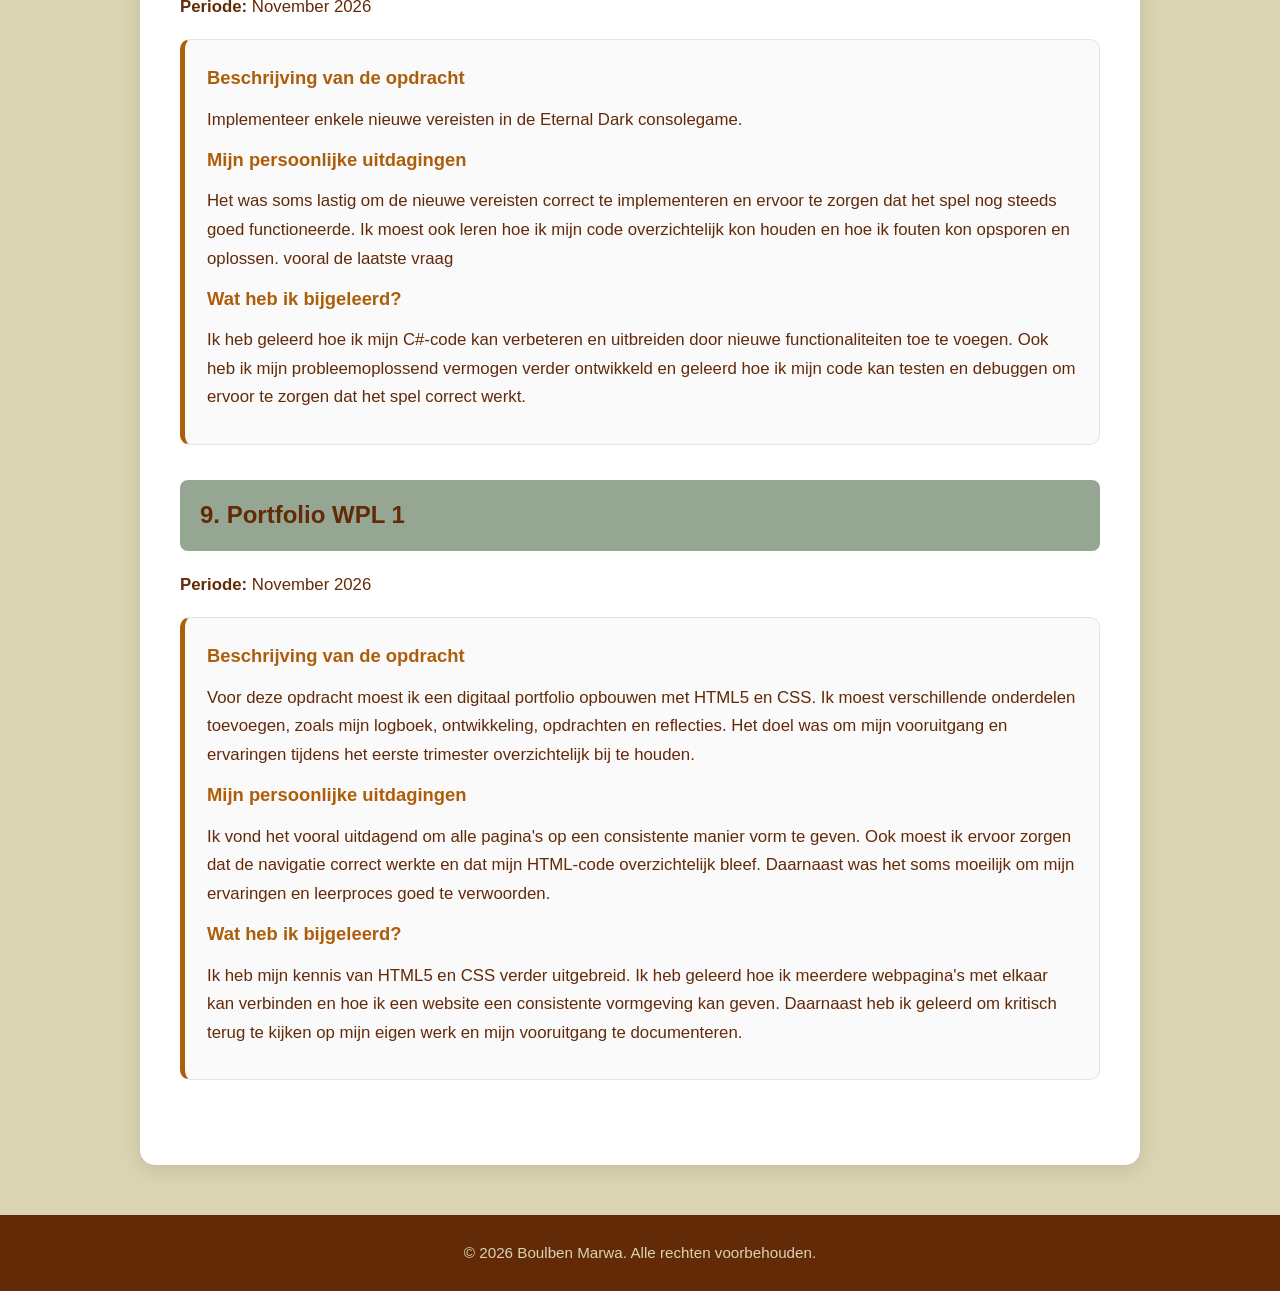
<file: Html/Opdrachten.html>
<!DOCTYPE html>
<html lang="en">
<head>
    <meta charset="UTF-8">
    <meta name="viewport" content="width=device-width, initial-scale=1.0">
    <link rel="stylesheet" href="../Css/Style.css">
    <title>Opdrachten</title>
</head>
<body>
        <main>
        <h1 class="page-title">Portfolio WPL</h1>

        <nav class="navigation">
            <ul class="nav-list">
                <li class="Hoofdpagina"><a href="../Html/index.html" class="nav-link">Home</a></li>
                <li class="Logboek"><a href="../Html/Logboek.html" class="nav-link">Logboek</a></li>
                <li class="Ontwikkeling"><a href="../Html/Ontwikkeling.html" class="nav-link">Ontwikkeling</a></li>
                <li class="Opdrachten"><a href="../Html/Opdrachten.html" class="nav-link">Opdrachten</a></li>
                <li class="Reflectie"><a href="../Html/Reflectie.html" class="nav-link">Reflectie</a></li>
            </ul>
        </nav>

        
        
<section class="section">
    <h2 class="section-title">Overzicht opdrachten en PE's</h2>

    <p>
        In dit onderdeel geef ik een overzicht van de opdrachten en
        permanente evaluaties (PE's) die ik tijdens Werkplekleren 1
        in het eerste trimester heb gemaakt. Per opdracht beschrijf
        ik wat de bedoeling was, welke uitdagingen ik ben tegengekomen
        en wat ik hieruit heb bijgeleerd.
    </p>

    
    <div class="role-block">
        <h3 class="role-title">1. POP-opdracht: Kennismaking met mezelf</h3>
        <p><strong>Periode:</strong> September 2026</p>

        <div class="activity-card">
            <h4>Beschrijving van de opdracht</h4>
            <p>
                Bij deze POP-opdracht moest ik nadenken over mezelf,
                mijn persoonlijkheid, mijn interesses en mijn keuze
                voor de opleiding Programmeren. Ik moest beschrijven
                waarom ik voor deze opleiding gekozen heb en welke
                verwachtingen ik heb voor mijn toekomst.
            </p>

            <h4>Mijn persoonlijke uitdagingen</h4>
            <p>
                Ik vond het soms moeilijk om mezelf goed te beschrijven
                en mijn kwaliteiten en werkpunten te benoemen.
                Het is gemakkelijker om te zeggen wat ik graag doe
                dan om echt kritisch naar mezelf te kijken.
            </p>

            <h4>Wat heb ik bijgeleerd?</h4>
            <p>
                Ik heb meer inzicht gekregen in mijn eigen interesses
                en motivatie. Ook heb ik geleerd dat het belangrijk
                is om stil te staan bij mijn persoonlijke ontwikkeling
                en mijn doelen tijdens de opleiding.
            </p>
        </div>
    </div>

    
    <div class="role-block">
        <h3 class="role-title">2. Scratch - Eerste programmeeroefeningen</h3>
        <p><strong>Periode:</strong> oktober 2026</p>

        <div class="activity-card">
            <h4>Beschrijving van de opdracht</h4>
            <p>
                Bij deze opdracht moest ik mijn eerste programmeeroefeningen
                maken met Scratch. Ik leerde hoe ik verschillende
                programmeerblokken kan gebruiken om eenvoudige
                animaties en interactieve projecten te maken.
            </p>

            <h4>Mijn persoonlijke uitdagingen</h4>
            <p>
                Het was soms lastig om de logica van mijn programma
                goed te begrijpen en ervoor te zorgen dat de verschillende
                onderdelen correct samenwerkten. Ook moest ik leren
                hoe ik mijn project overzichtelijk kon houden.
            </p>

            <h4>Wat heb ik bijgeleerd?</h4>
            <p>
                Ik heb geleerd hoe ik met Scratch kan programmeren
                en hoe ik verschillende blokken kan combineren
                om een werkend project te maken. Ook heb ik mijn
                probleemoplossend vermogen verder ontwikkeld
                door fouten in mijn programma op te sporen en te corrigeren.
            </p>
        </div>
    </div>

    
    <div class="role-block">
        <h3 class="role-title">3. PE git en github</h3>
        <p><strong>Periode:</strong> oktober 2026</p>

        <div class="activity-card">
            <h4>Beschrijving van de opdracht</h4>
            <p>
                Bij deze permanente evaluatie leerde ik hoe ik git en
                GitHub kan gebruiken om mijn code te beheren en
                samen te werken met anderen. Ik moest mijn projecten
                uploaden naar een GitHub-repository en leren hoe
                ik wijzigingen kan bijhouden en terugdraaien indien nodig.
            </p>

            <h4>Mijn persoonlijke uitdagingen</h4>
            <p>
                Het was soms verwarrend om de verschillende git-commando's
                te onthouden en te begrijpen hoe ze werken.
                Ook moest ik leren hoe ik conflicten kan oplossen
                wanneer meerdere mensen aan hetzelfde project werken.
            </p>

            <h4>Wat heb ik bijgeleerd?</h4>
            <p>
                Ik heb geleerd hoe ik git en GitHub kan gebruiken
                om mijn code te beheren en samen te werken met anderen.
                Ik begrijp nu beter hoe versiebeheer werkt en waarom
                het belangrijk is om mijn code regelmatig te committen
                en te pushen naar een repository.
            </p>
        </div>
    </div>

    
    <div class="role-block">
        <h3 class="role-title">4. AIM-reflectie scratch</h3>
        <p><strong>Periode:</strong> Oktober 2026</p>

        <div class="activity-card">
            <h4>Beschrijving van de opdracht</h4>
            <p>
                Bij deze opdracht moest ik reflecteren op mijn
                ervaringen met Scratch. Ik moest nadenken over
                wat goed ging, welke uitdagingen ik tegenkwam
                en wat ik heb bijgeleerd tijdens het werken met
                dit visuele programmeerplatform.
            </p>

            <h4>Mijn persoonlijke uitdagingen</h4>
            <p>
                Het was soms moeilijk om kritisch naar mijn eigen
                werk te kijken en eerlijk te beoordelen wat goed
                ging en wat beter kon. Ook moest ik leren hoe ik
                mijn reflecties duidelijk en gestructureerd kan
                verwoorden.
            </p>

            <h4>Wat heb ik bijgeleerd?</h4>
            <p>
                Ik heb geleerd hoe ik mijn eigen werk kan evalueren
                en hoe ik kan reflecteren op mijn leerproces.
                Ook heb ik geleerd dat het belangrijk is om
                zowel successen als uitdagingen te benoemen
                om zo een volledig beeld van mijn ervaringen
                te krijgen.
            </p>
        </div>
    </div>

   
    <div class="role-block">
        <h3 class="role-title">5. HTML opdracht met Git en GitHub</h3>
        <p><strong>Periode:</strong> Oktober 2026</p>

        <div class="activity-card">
            <h4>Beschrijving van de opdracht</h4>
            <p>
                Gebruik de git-commando's om een repository te maken met een eenvoudige webpagina 
            </p>

            <h4>Mijn persoonlijke uitdagingen</h4>
            <p>
                Het was soms lastig om de juiste git-commando's te onthouden en te begrijpen hoe ze werken. 
                Ook moest ik leren hoe ik mijn HTML-code overzichtelijk kon houden en ervoor zorgen dat de webpagina correct werd weergegeven.
                En dat ik het op tijd moest indienen.
            </p>

            <h4>Wat heb ik bijgeleerd?</h4>
            <p>
                Ik heb geleerd hoe ik git en GitHub kan gebruiken om mijn code te beheren en samen te werken met anderen. 
                Ik begrijp nu beter hoe versiebeheer werkt en waarom het belangrijk is om mijn code regelmatig te committen en te pushen naar een repository. 
                Ook heb ik mijn kennis van HTML verder uitgebreid en geleerd hoe ik een eenvoudige webpagina kan maken.
            </p>
        </div>
    </div>


    <div class="role-block">
        <h3 class="role-title">6. Reflectie op het gastsprekers</h3>
        <p><strong>Periode:</strong> Oktober 2026</p>

        <div class="activity-card">
            <h4>Beschrijving van de opdracht</h4>
            <p>
                Bij deze opdracht moest ik reflecteren op de gastsprekers
                die tijdens de lessen zijn langsgekomen. Ik moest nadenken
                over wat ik van hun presentaties heb geleerd en hoe dit
                mijn kijk op het beroep van programmeur heeft beïnvloed.
            </p>

            <h4>Mijn persoonlijke uitdagingen</h4>
            <p>
                Het was soms moeilijk om de belangrijkste punten uit
                de presentaties te onthouden en te verwerken in mijn
                reflectie. Ook moest ik leren hoe ik mijn gedachten
                duidelijk en gestructureerd kan verwoorden. vooral tussen de twee spreker in.
            </p>

            <h4>Wat heb ik bijgeleerd?</h4>
            <p>
                Ik heb geleerd hoe ik mijn eigen ervaringen en
                indrukken kan evalueren en hoe ik kan reflecteren
                op wat ik heb geleerd van anderen. Ook heb ik
                geleerd dat het belangrijk is om open te staan
                voor nieuwe ideeën en perspectieven in het
                vakgebied van programmeren.
            </p>
        </div>
    </div>


    <div class="role-block">
        <h3 class="role-title">7. AI met schoolyear</h3>
        <p><strong>Periode:</strong> November 2026</p>

        <div class="activity-card">
            <h4>Beschrijving van de opdracht</h4>
            <p>
                Deze opdracht ging over het gebruik van kunstmatige intelligentie in de schooljaar.
            </p>

            <h4>Mijn persoonlijke uitdagingen</h4>
            <p>
                Het was soms lastig om de juiste vragen te stellen
                en de AI op een effectieve manier te gebruiken.
                Ook moest ik leren hoe ik de resultaten van de AI
                kan interpreteren en toepassen in mijn werk.
            </p>

            <h4>Wat heb ik bijgeleerd?</h4>
            <p>
                Ik heb geleerd hoe ik AI kan gebruiken als hulpmiddel in mijn leerproces. Daarnaast heb ik begrepen hoe belangrijk het is om kritisch te blijven en de resultaten van AI-systemen te evalueren voordat ik ze gebruik.
            </p>
        </div>
    </div>

    <div class="role-block">
        <h3 class="role-title">8. C# console</h3>
        <p><strong>Periode:</strong> November 2026</p>

        <div class="activity-card">
            <h4>Beschrijving van de opdracht</h4>
            <p>
                Implementeer enkele nieuwe vereisten in de Eternal Dark consolegame. 
            </p>

            <h4>Mijn persoonlijke uitdagingen</h4>
            <p>
                Het was soms lastig om de nieuwe vereisten correct te implementeren
                en ervoor te zorgen dat het spel nog steeds goed functioneerde.
                Ik moest ook leren hoe ik mijn code overzichtelijk kon houden
                en hoe ik fouten kon opsporen en oplossen. vooral de laatste vraag
            </p>

            <h4>Wat heb ik bijgeleerd?</h4>
            <p>
                Ik heb geleerd hoe ik mijn C#-code kan verbeteren en uitbreiden
                door nieuwe functionaliteiten toe te voegen. Ook heb ik mijn
                probleemoplossend vermogen verder ontwikkeld en geleerd hoe
                ik mijn code kan testen en debuggen om ervoor te zorgen dat
                het spel correct werkt.
        </div>
    

    
    <div class="role-block">
        <h3 class="role-title">9. Portfolio WPL 1</h3>
        <p><strong>Periode:</strong> November 2026</p>

        <div class="activity-card">
            <h4>Beschrijving van de opdracht</h4>
            <p>
                Voor deze opdracht moest ik een digitaal portfolio
                opbouwen met HTML5 en CSS. Ik moest verschillende
                onderdelen toevoegen, zoals mijn logboek,
                ontwikkeling, opdrachten en reflecties.
                Het doel was om mijn vooruitgang en ervaringen
                tijdens het eerste trimester overzichtelijk
                bij te houden.
            </p>

            <h4>Mijn persoonlijke uitdagingen</h4>
            <p>
                Ik vond het vooral uitdagend om alle pagina's
                op een consistente manier vorm te geven.
                Ook moest ik ervoor zorgen dat de navigatie
                correct werkte en dat mijn HTML-code overzichtelijk
                bleef. Daarnaast was het soms moeilijk om mijn
                ervaringen en leerproces goed te verwoorden.
            </p>

            <h4>Wat heb ik bijgeleerd?</h4>
            <p>
                Ik heb mijn kennis van HTML5 en CSS verder uitgebreid.
                Ik heb geleerd hoe ik meerdere webpagina's met elkaar
                kan verbinden en hoe ik een website een consistente
                vormgeving kan geven. Daarnaast heb ik geleerd om
                kritisch terug te kijken op mijn eigen werk en mijn
                vooruitgang te documenteren.
            </p>
        </div>
    </div>
</section>

    </main>
    <footer>
    <p class="footer-text">&copy; 2026 Boulben Marwa. Alle rechten voorbehouden.</p>
</footer>
</body>
</html>
</file>
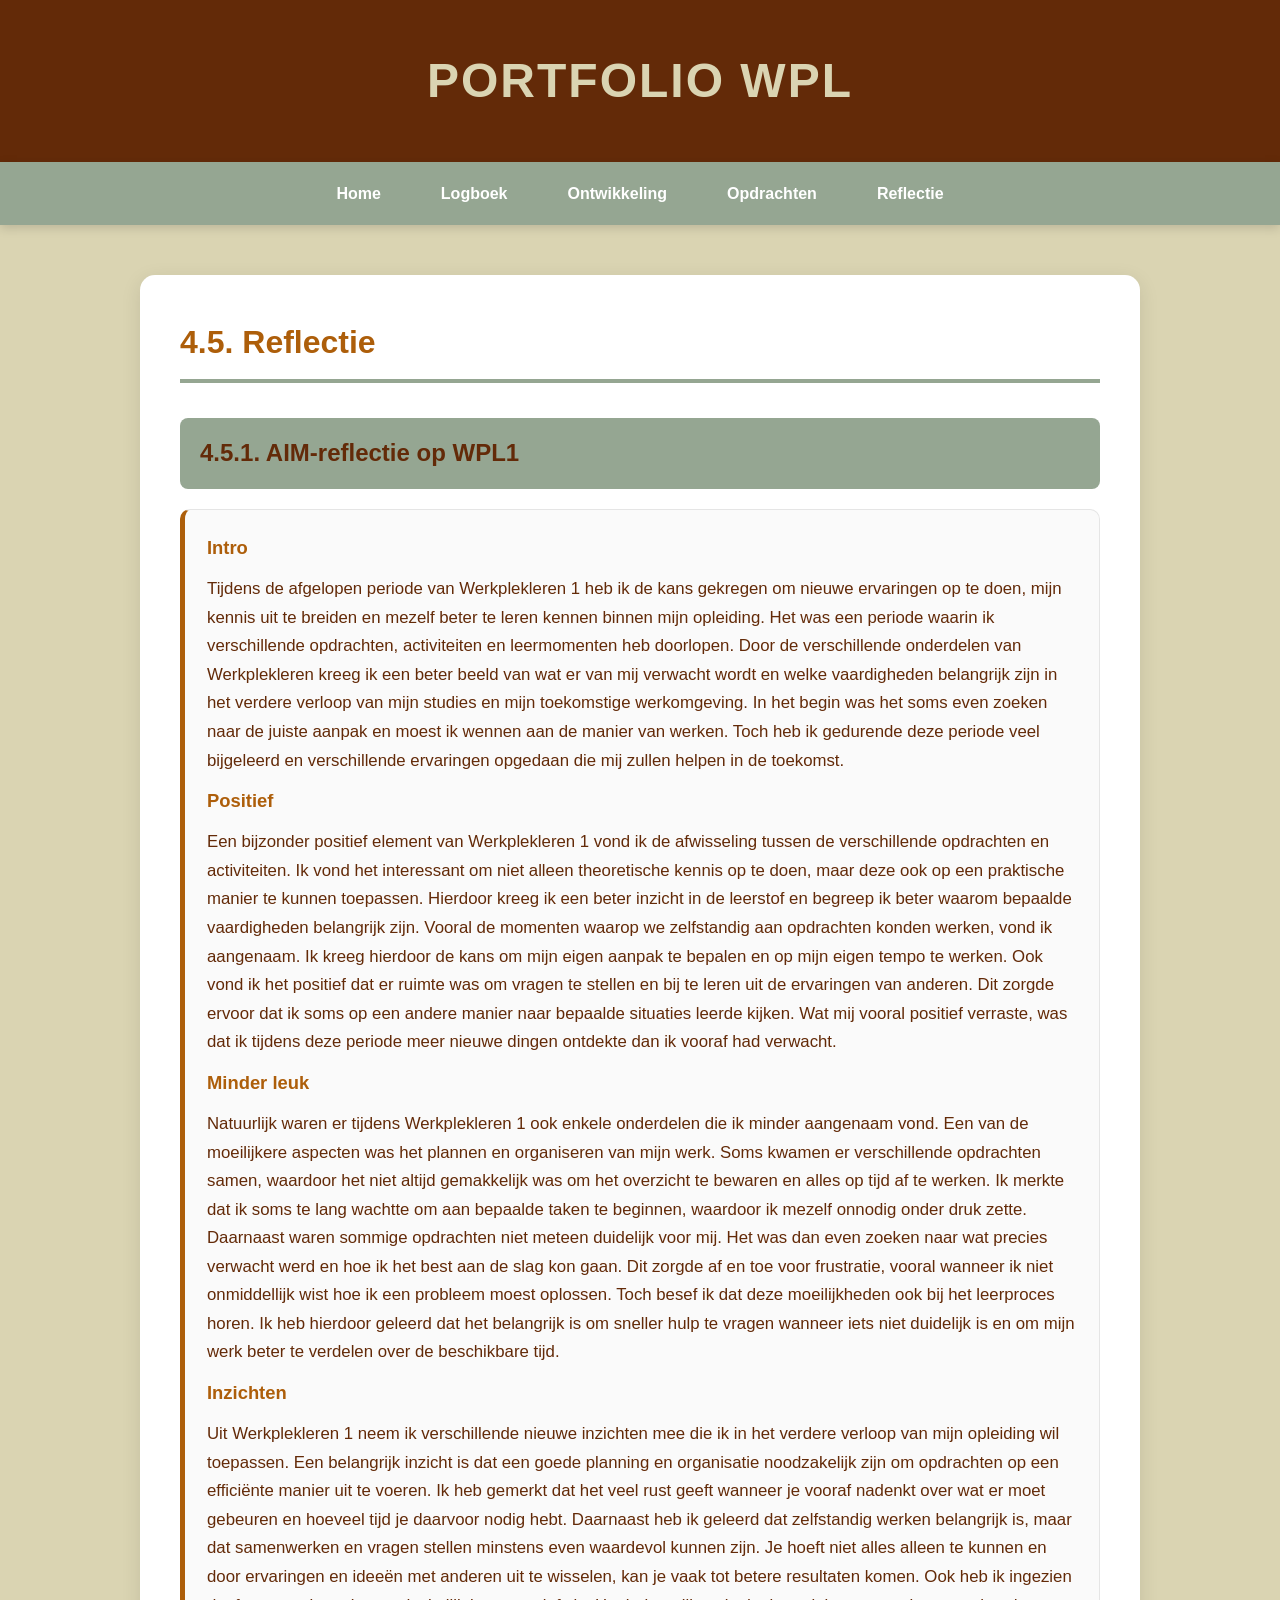
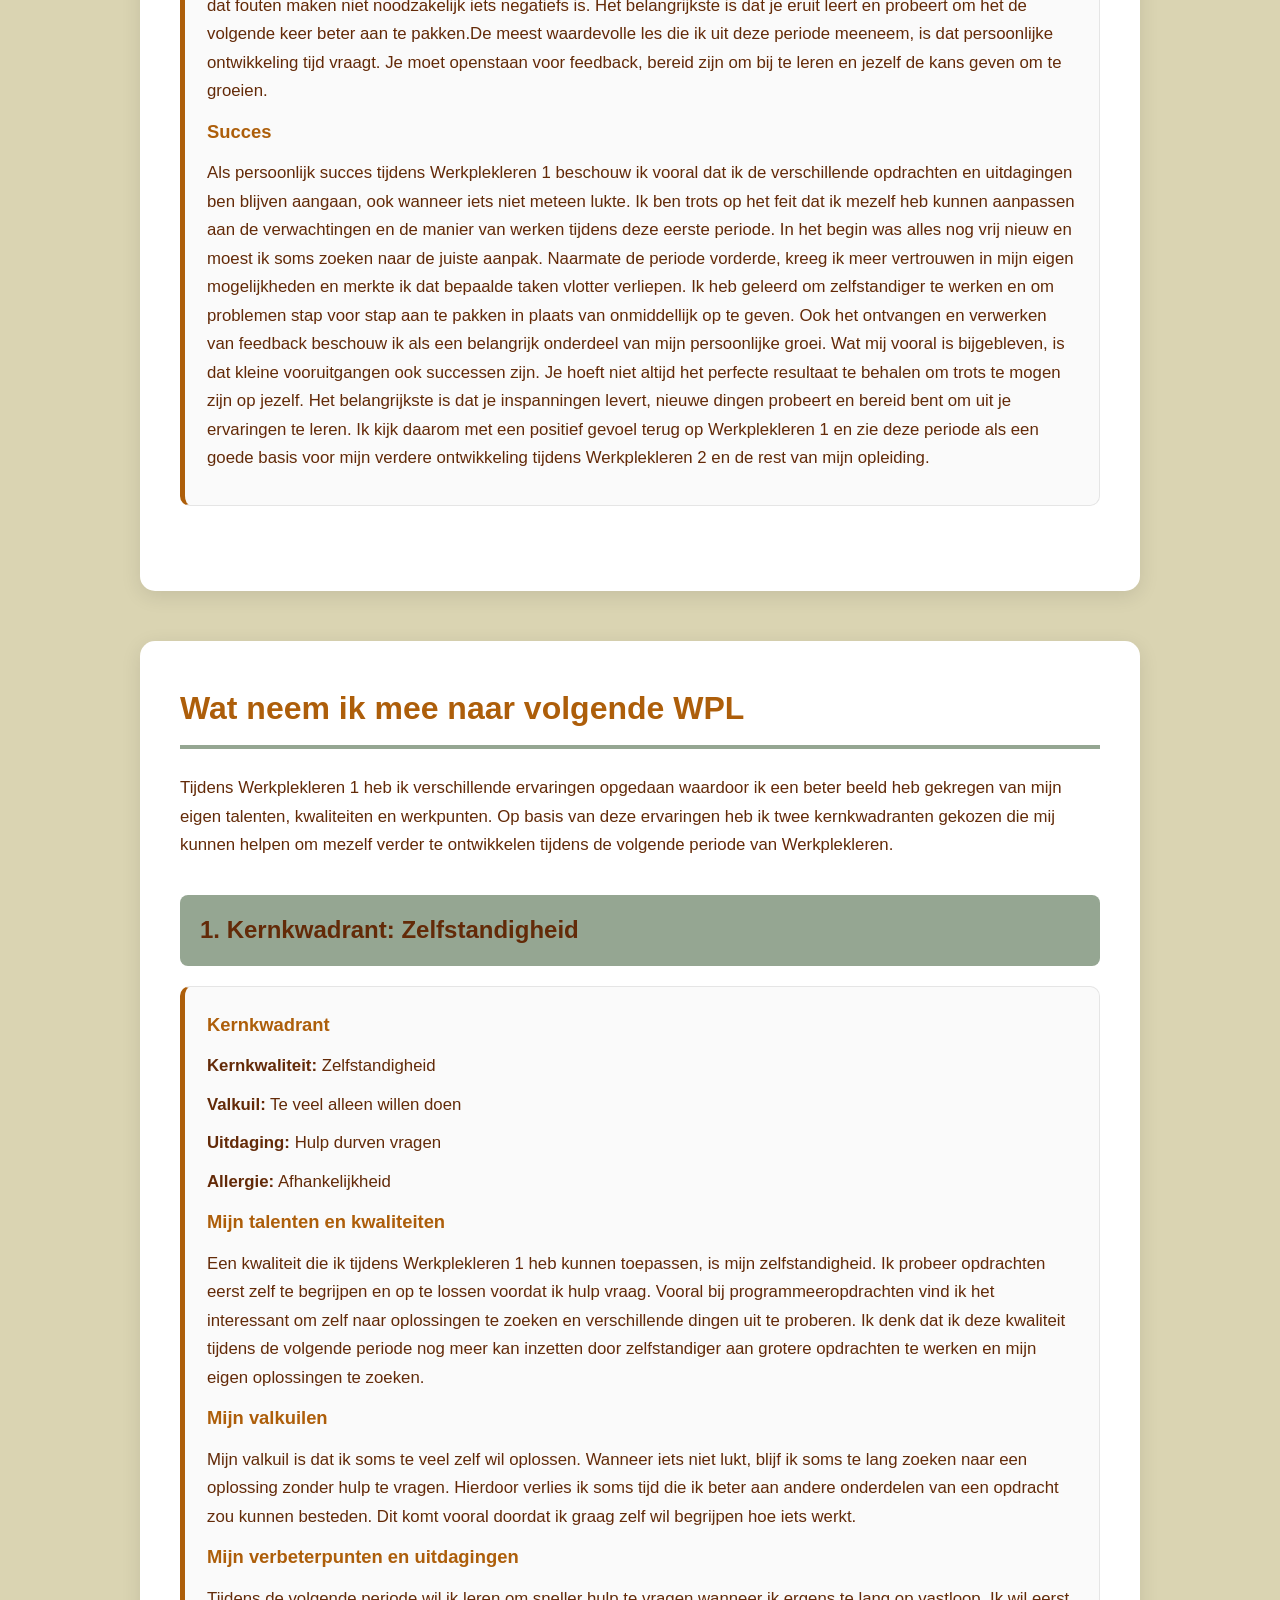
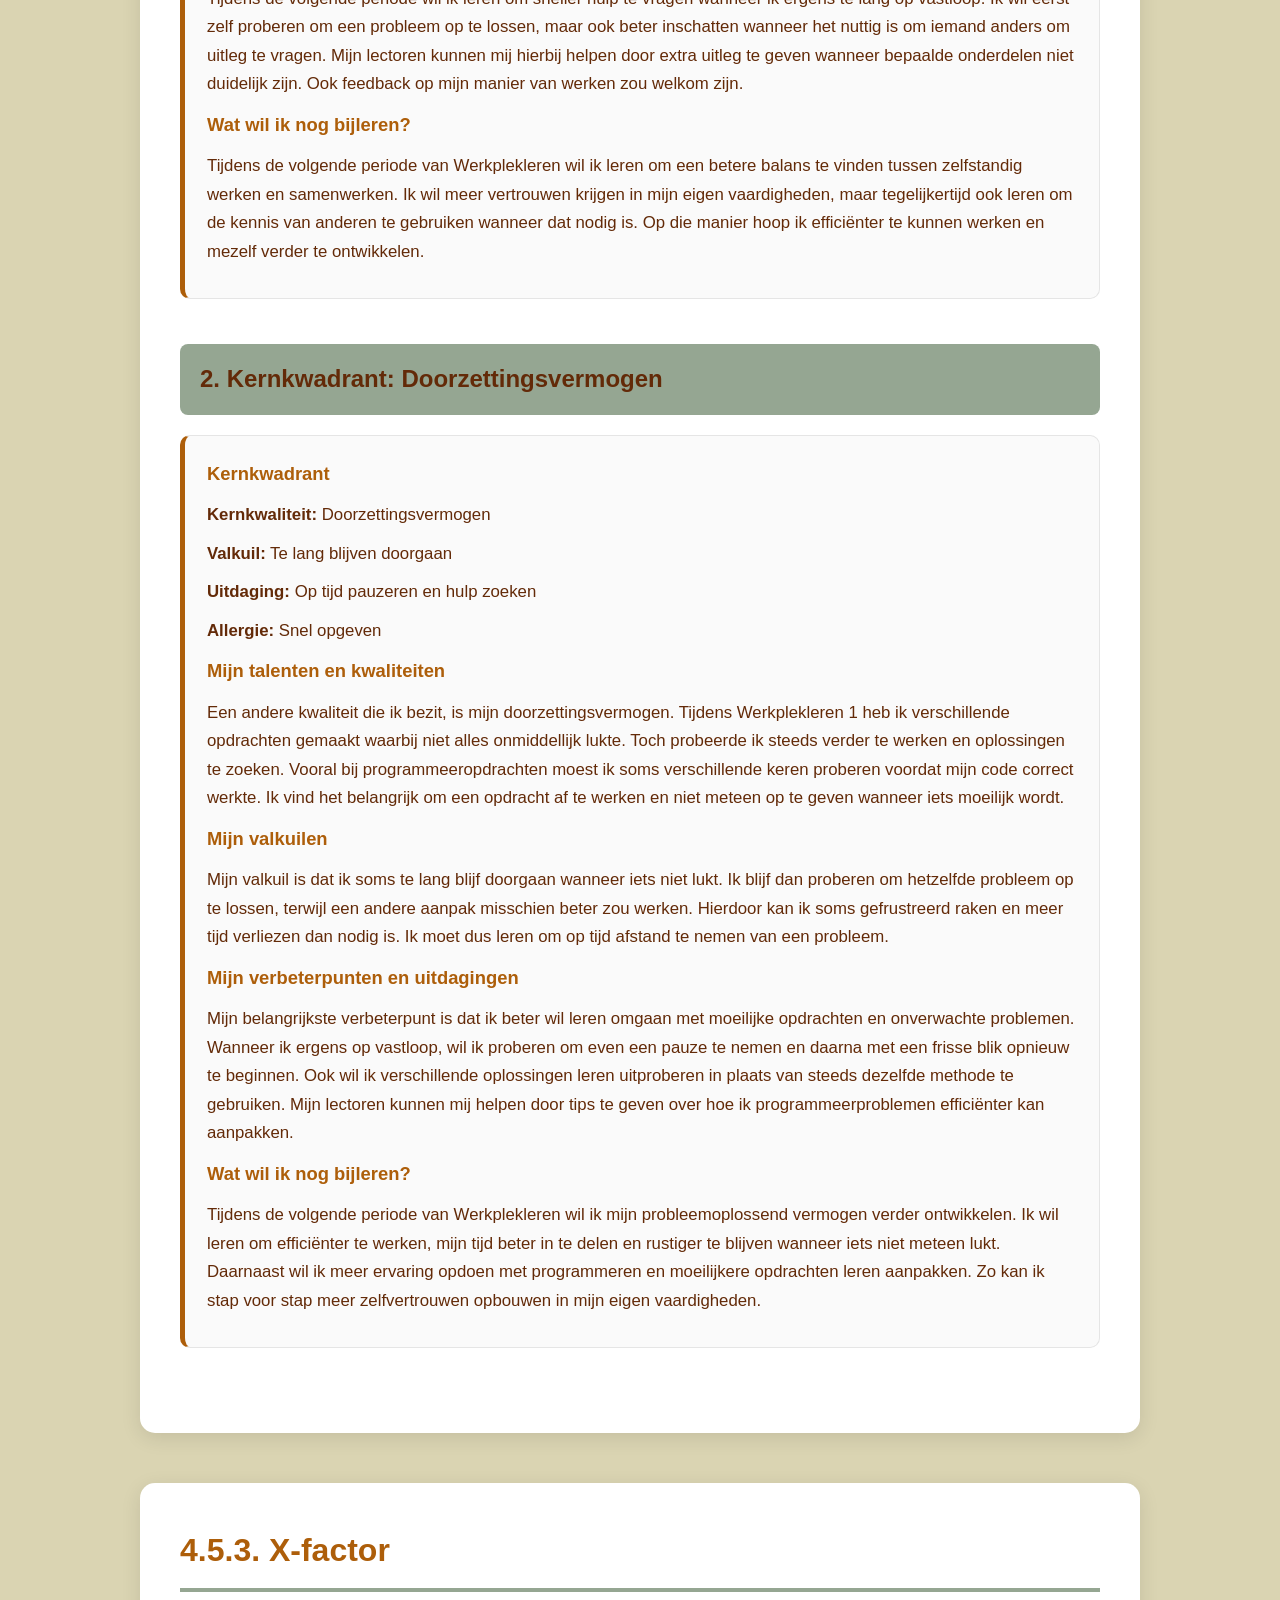
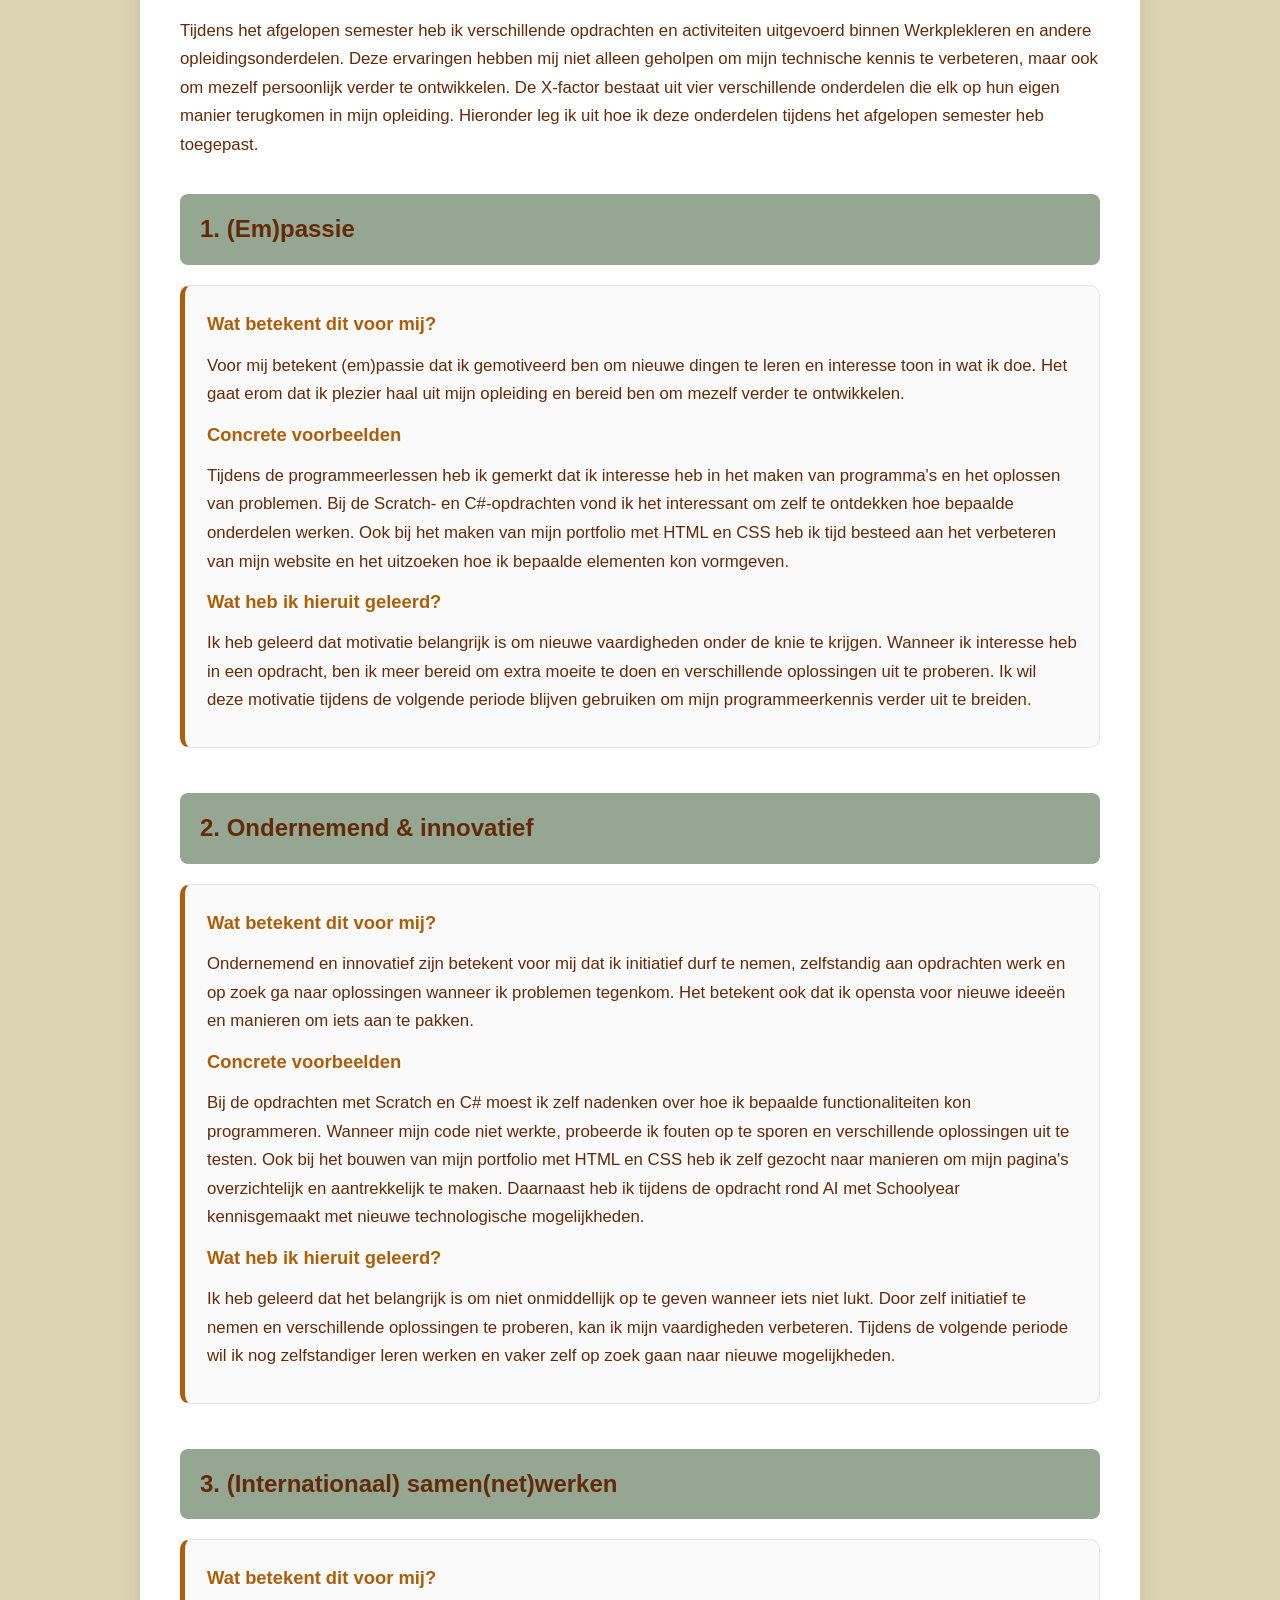
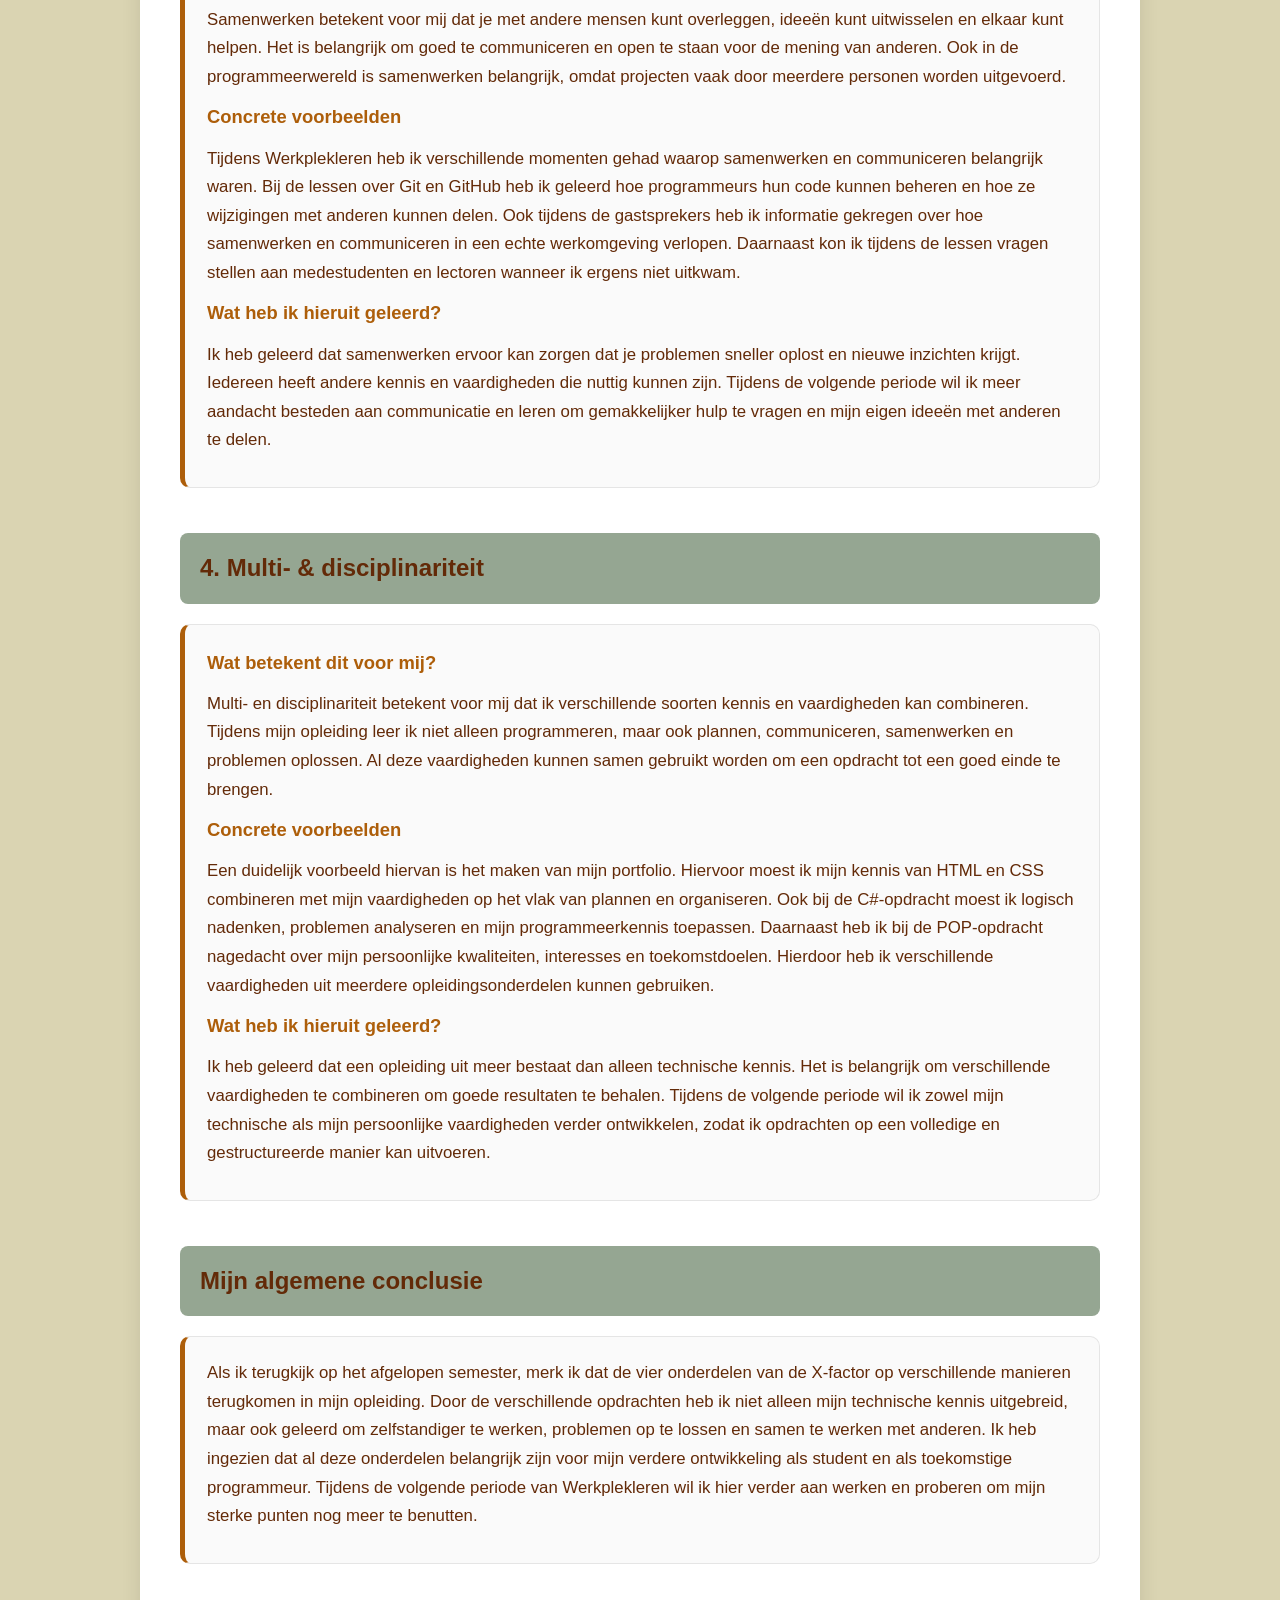
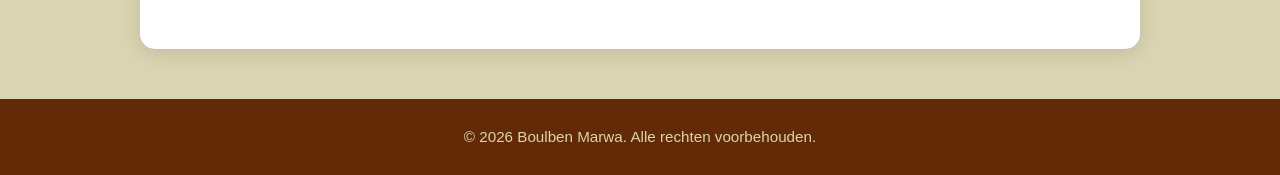
<file: Html/Reflectie.html>
<!DOCTYPE html>
<html lang="nl">
<head>
    <meta charset="UTF-8">
    <meta name="viewport" content="width=device-width, initial-scale=1.0">
    <link rel="stylesheet" href="../Css/Style.css">
    <title>Reflectie</title>
</head>
<body>

    <main>
        <h1 class="page-title">Portfolio WPL</h1>

        <nav class="navigation">
            <ul class="nav-list">
                <li class="Hoofdpagina"><a href="../Html/index.html" class="nav-link">Home</a></li>
                <li class="Logboek"><a href="../Html/Logboek.html" class="nav-link">Logboek</a></li>
                <li class="Ontwikkeling"><a href="../Html/Ontwikkeling.html" class="nav-link">Ontwikkeling</a></li>
                <li class="Opdrachten"><a href="../Html/Opdrachten.html" class="nav-link">Opdrachten</a></li>
                <li class="Reflectie"><a href="../Html/Reflectie.html" class="nav-link">Reflectie</a></li>
            </ul>
        </nav>

        <section class="section">

            <h2 class="section-title">4.5. Reflectie</h2>

            <div class="role-block">
                <h3 class="role-title">4.5.1. AIM-reflectie op WPL1</h3>

                <div class="activity-card">

                    <h4>Intro</h4>
                    <p>
                        Tijdens de afgelopen periode van Werkplekleren 1 heb ik de kans gekregen om nieuwe ervaringen op te doen,
                        mijn kennis uit te breiden en mezelf beter te leren kennen binnen mijn opleiding. Het was een periode waarin 
                        ik verschillende opdrachten, activiteiten en leermomenten heb doorlopen. Door de verschillende onderdelen van 
                        Werkplekleren kreeg ik een beter beeld van wat er van mij verwacht wordt en welke vaardigheden belangrijk zijn 
                        in het verdere verloop van mijn studies en mijn toekomstige werkomgeving. In het begin was het soms even zoeken 
                        naar de juiste aanpak en moest ik wennen aan de manier van werken. Toch heb ik gedurende deze periode veel 
                        bijgeleerd en verschillende ervaringen opgedaan die mij zullen helpen in de toekomst.
                    </p>

                    <h4>Positief</h4>
                    <p>
                        Een bijzonder positief element van Werkplekleren 1 vond ik de afwisseling tussen de verschillende opdrachten en 
                        activiteiten. Ik vond het interessant om niet alleen theoretische kennis op te doen, maar deze ook op een praktische
                        manier te kunnen toepassen. Hierdoor kreeg ik een beter inzicht in de leerstof en begreep ik beter waarom bepaalde 
                        vaardigheden belangrijk zijn. Vooral de momenten waarop we zelfstandig aan opdrachten konden werken, vond ik aangenaam.
                        Ik kreeg hierdoor de kans om mijn eigen aanpak te bepalen en op mijn eigen tempo te werken. Ook vond ik het positief
                        dat er ruimte was om vragen te stellen en bij te leren uit de ervaringen van anderen. Dit zorgde ervoor dat ik soms 
                        op een andere manier naar bepaalde situaties leerde kijken. Wat mij vooral positief verraste, was dat ik tijdens 
                        deze periode meer nieuwe dingen ontdekte dan ik vooraf had verwacht.
                    </p>

                    <h4>Minder leuk</h4>
                    <p>
                        Natuurlijk waren er tijdens Werkplekleren 1 ook enkele onderdelen die ik minder aangenaam vond. Een van de moeilijkere aspecten
                        was het plannen en organiseren van mijn werk. Soms kwamen er verschillende opdrachten samen, waardoor het niet altijd gemakkelijk
                        was om het overzicht te bewaren en alles op tijd af te werken. Ik merkte dat ik soms te lang wachtte om aan bepaalde taken te
                        beginnen, waardoor ik mezelf onnodig onder druk zette. Daarnaast waren sommige opdrachten niet meteen duidelijk voor mij. Het was 
                        dan even zoeken naar wat precies verwacht werd en hoe ik het best aan de slag kon gaan. Dit zorgde af en toe voor frustratie, vooral
                        wanneer ik niet onmiddellijk wist hoe ik een probleem moest oplossen. Toch besef ik dat deze moeilijkheden ook bij het leerproces 
                        horen. Ik heb hierdoor geleerd dat het belangrijk is om sneller hulp te vragen wanneer iets niet duidelijk is en om mijn werk beter
                        te verdelen over de beschikbare tijd.
                    </p>

                    <h4>Inzichten</h4>
                    <p>
                        Uit Werkplekleren 1 neem ik verschillende nieuwe inzichten mee die ik in het verdere verloop van mijn opleiding wil toepassen.
                        Een belangrijk inzicht is dat een goede planning en organisatie noodzakelijk zijn om opdrachten op een efficiënte manier uit te
                        voeren. Ik heb gemerkt dat het veel rust geeft wanneer je vooraf nadenkt over wat er moet gebeuren en hoeveel tijd je daarvoor
                        nodig hebt. Daarnaast heb ik geleerd dat zelfstandig werken belangrijk is, maar dat samenwerken en vragen stellen minstens even
                        waardevol kunnen zijn. Je hoeft niet alles alleen te kunnen en door ervaringen en ideeën met anderen uit te wisselen, kan je vaak
                        tot betere resultaten komen. Ook heb ik ingezien dat fouten maken niet noodzakelijk iets negatiefs is. Het belangrijkste is dat je
                        eruit leert en probeert om het de volgende keer beter aan te pakken.De meest waardevolle les die ik uit deze periode meeneem, 
                        is dat persoonlijke ontwikkeling tijd vraagt. Je moet openstaan voor feedback, bereid zijn om bij te leren en jezelf de kans geven om te groeien.
                    </p>

                    <h4>Succes</h4>
                    <p>
                        Als persoonlijk succes tijdens Werkplekleren 1 beschouw ik vooral dat ik de verschillende opdrachten en uitdagingen 
                        ben blijven aangaan, ook wanneer iets niet meteen lukte. Ik ben trots op het feit dat ik mezelf heb kunnen aanpassen aan 
                        de verwachtingen en de manier van werken tijdens deze eerste periode. In het begin was alles nog vrij nieuw en moest ik soms 
                        zoeken naar de juiste aanpak. Naarmate de periode vorderde, kreeg ik meer vertrouwen in mijn eigen mogelijkheden en merkte ik dat 
                        bepaalde taken vlotter verliepen. Ik heb geleerd om zelfstandiger te werken en om problemen stap voor stap aan te pakken in plaats 
                        van onmiddellijk op te geven. Ook het ontvangen en verwerken van feedback beschouw ik als een belangrijk onderdeel van mijn persoonlijke 
                        groei. Wat mij vooral is bijgebleven, is dat kleine vooruitgangen ook 
                        successen zijn. Je hoeft niet altijd het perfecte resultaat te behalen om trots te mogen zijn op jezelf. Het belangrijkste is dat 
                        je inspanningen levert, nieuwe dingen probeert en bereid bent om uit je ervaringen te leren. Ik kijk daarom met een positief gevoel 
                        terug op Werkplekleren 1 en zie deze periode als een goede basis voor mijn verdere ontwikkeling tijdens Werkplekleren 2 en de rest 
                        van mijn opleiding.
                    </p>

                </div>
            </div>

        </section>

        <section class="section">

            <h2 class="section-title">Wat neem ik mee naar volgende WPL</h2>

            <p>
                Tijdens Werkplekleren 1 heb ik verschillende ervaringen opgedaan
                waardoor ik een beter beeld heb gekregen van mijn eigen talenten,
                kwaliteiten en werkpunten. Op basis van deze ervaringen heb ik
                twee kernkwadranten gekozen die mij kunnen helpen om mezelf
                verder te ontwikkelen tijdens de volgende periode van Werkplekleren.
            </p>

            <div class="role-block">
                <h3 class="role-title">1. Kernkwadrant: Zelfstandigheid</h3>

                <div class="activity-card">

                    <h4>Kernkwadrant</h4>

                    <p><strong>Kernkwaliteit:</strong> Zelfstandigheid</p>
                    <p><strong>Valkuil:</strong> Te veel alleen willen doen</p>
                    <p><strong>Uitdaging:</strong> Hulp durven vragen</p>
                    <p><strong>Allergie:</strong> Afhankelijkheid</p>

                    <h4>Mijn talenten en kwaliteiten</h4>
                    <p>
                        Een kwaliteit die ik tijdens Werkplekleren 1 heb kunnen
                        toepassen, is mijn zelfstandigheid. Ik probeer opdrachten
                        eerst zelf te begrijpen en op te lossen voordat ik hulp
                        vraag. Vooral bij programmeeropdrachten vind ik het
                        interessant om zelf naar oplossingen te zoeken en
                        verschillende dingen uit te proberen. Ik denk dat ik
                        deze kwaliteit tijdens de volgende periode nog meer
                        kan inzetten door zelfstandiger aan grotere opdrachten
                        te werken en mijn eigen oplossingen te zoeken.
                    </p>

                    <h4>Mijn valkuilen</h4>
                    <p>
                        Mijn valkuil is dat ik soms te veel zelf wil oplossen.
                        Wanneer iets niet lukt, blijf ik soms te lang zoeken
                        naar een oplossing zonder hulp te vragen. Hierdoor
                        verlies ik soms tijd die ik beter aan andere onderdelen
                        van een opdracht zou kunnen besteden. Dit komt vooral
                        doordat ik graag zelf wil begrijpen hoe iets werkt.
                    </p>

                    <h4>Mijn verbeterpunten en uitdagingen</h4>
                    <p>
                        Tijdens de volgende periode wil ik leren om sneller
                        hulp te vragen wanneer ik ergens te lang op vastloop.
                        Ik wil eerst zelf proberen om een probleem op te lossen,
                        maar ook beter inschatten wanneer het nuttig is om
                        iemand anders om uitleg te vragen. Mijn lectoren
                        kunnen mij hierbij helpen door extra uitleg te geven
                        wanneer bepaalde onderdelen niet duidelijk zijn.
                        Ook feedback op mijn manier van werken zou welkom zijn.
                    </p>

                    <h4>Wat wil ik nog bijleren?</h4>
                    <p>
                        Tijdens de volgende periode van Werkplekleren wil ik
                        leren om een betere balans te vinden tussen zelfstandig
                        werken en samenwerken. Ik wil meer vertrouwen krijgen
                        in mijn eigen vaardigheden, maar tegelijkertijd ook
                        leren om de kennis van anderen te gebruiken wanneer
                        dat nodig is. Op die manier hoop ik efficiënter te
                        kunnen werken en mezelf verder te ontwikkelen.
                    </p>

                </div>
            </div>

            <div class="role-block">
                <h3 class="role-title">2. Kernkwadrant: Doorzettingsvermogen</h3>

                <div class="activity-card">

                    <h4>Kernkwadrant</h4>

                    <p><strong>Kernkwaliteit:</strong> Doorzettingsvermogen</p>
                    <p><strong>Valkuil:</strong> Te lang blijven doorgaan</p>
                    <p><strong>Uitdaging:</strong> Op tijd pauzeren en hulp zoeken</p>
                    <p><strong>Allergie:</strong> Snel opgeven</p>

                    <h4>Mijn talenten en kwaliteiten</h4>
                    <p>
                        Een andere kwaliteit die ik bezit, is mijn
                        doorzettingsvermogen. Tijdens Werkplekleren 1 heb
                        ik verschillende opdrachten gemaakt waarbij niet
                        alles onmiddellijk lukte. Toch probeerde ik steeds
                        verder te werken en oplossingen te zoeken. Vooral
                        bij programmeeropdrachten moest ik soms verschillende
                        keren proberen voordat mijn code correct werkte.
                        Ik vind het belangrijk om een opdracht af te werken
                        en niet meteen op te geven wanneer iets moeilijk wordt.
                    </p>

                    <h4>Mijn valkuilen</h4>
                    <p>
                        Mijn valkuil is dat ik soms te lang blijf doorgaan
                        wanneer iets niet lukt. Ik blijf dan proberen om
                        hetzelfde probleem op te lossen, terwijl een andere
                        aanpak misschien beter zou werken. Hierdoor kan ik
                        soms gefrustreerd raken en meer tijd verliezen dan
                        nodig is. Ik moet dus leren om op tijd afstand te
                        nemen van een probleem.
                    </p>

                    <h4>Mijn verbeterpunten en uitdagingen</h4>
                    <p>
                        Mijn belangrijkste verbeterpunt is dat ik beter
                        wil leren omgaan met moeilijke opdrachten en
                        onverwachte problemen. Wanneer ik ergens op vastloop,
                        wil ik proberen om even een pauze te nemen en daarna
                        met een frisse blik opnieuw te beginnen. Ook wil ik
                        verschillende oplossingen leren uitproberen in
                        plaats van steeds dezelfde methode te gebruiken.
                        Mijn lectoren kunnen mij helpen door tips te geven
                        over hoe ik programmeerproblemen efficiënter kan
                        aanpakken.
                    </p>

                    <h4>Wat wil ik nog bijleren?</h4>
                    <p>
                        Tijdens de volgende periode van Werkplekleren wil
                        ik mijn probleemoplossend vermogen verder ontwikkelen.
                        Ik wil leren om efficiënter te werken, mijn tijd
                        beter in te delen en rustiger te blijven wanneer
                        iets niet meteen lukt. Daarnaast wil ik meer ervaring
                        opdoen met programmeren en moeilijkere opdrachten
                        leren aanpakken. Zo kan ik stap voor stap meer
                        zelfvertrouwen opbouwen in mijn eigen vaardigheden.
                    </p>

                </div>
            </div>

        </section>

        <section class="section">

            <h2 class="section-title">4.5.3. X-factor</h2>

            <p>
                Tijdens het afgelopen semester heb ik verschillende opdrachten
                en activiteiten uitgevoerd binnen Werkplekleren en andere
                opleidingsonderdelen. Deze ervaringen hebben mij niet alleen
                geholpen om mijn technische kennis te verbeteren, maar ook
                om mezelf persoonlijk verder te ontwikkelen. De X-factor
                bestaat uit vier verschillende onderdelen die elk op hun
                eigen manier terugkomen in mijn opleiding. Hieronder leg
                ik uit hoe ik deze onderdelen tijdens het afgelopen semester
                heb toegepast.
            </p>

            <div class="role-block">
                <h3 class="role-title">1. (Em)passie</h3>

                <div class="activity-card">

                    <h4>Wat betekent dit voor mij?</h4>
                    <p>
                        Voor mij betekent (em)passie dat ik gemotiveerd ben
                        om nieuwe dingen te leren en interesse toon in
                        wat ik doe. Het gaat erom dat ik plezier haal uit
                        mijn opleiding en bereid ben om mezelf verder
                        te ontwikkelen.
                    </p>

                    <h4>Concrete voorbeelden</h4>
                    <p>
                        Tijdens de programmeerlessen heb ik gemerkt dat
                        ik interesse heb in het maken van programma's
                        en het oplossen van problemen. Bij de Scratch-
                        en C#-opdrachten vond ik het interessant om zelf
                        te ontdekken hoe bepaalde onderdelen werken.
                        Ook bij het maken van mijn portfolio met HTML
                        en CSS heb ik tijd besteed aan het verbeteren
                        van mijn website en het uitzoeken hoe ik bepaalde
                        elementen kon vormgeven.
                    </p>

                    <h4>Wat heb ik hieruit geleerd?</h4>
                    <p>
                        Ik heb geleerd dat motivatie belangrijk is om
                        nieuwe vaardigheden onder de knie te krijgen.
                        Wanneer ik interesse heb in een opdracht, ben
                        ik meer bereid om extra moeite te doen en
                        verschillende oplossingen uit te proberen.
                        Ik wil deze motivatie tijdens de volgende
                        periode blijven gebruiken om mijn programmeerkennis
                        verder uit te breiden.
                    </p>

                </div>
            </div>

            <div class="role-block">
                <h3 class="role-title">2. Ondernemend & innovatief</h3>

                <div class="activity-card">

                    <h4>Wat betekent dit voor mij?</h4>
                    <p>
                        Ondernemend en innovatief zijn betekent voor
                        mij dat ik initiatief durf te nemen, zelfstandig
                        aan opdrachten werk en op zoek ga naar oplossingen
                        wanneer ik problemen tegenkom. Het betekent ook
                        dat ik opensta voor nieuwe ideeën en manieren
                        om iets aan te pakken.
                    </p>

                    <h4>Concrete voorbeelden</h4>
                    <p>
                        Bij de opdrachten met Scratch en C# moest ik
                        zelf nadenken over hoe ik bepaalde functionaliteiten
                        kon programmeren. Wanneer mijn code niet werkte,
                        probeerde ik fouten op te sporen en verschillende
                        oplossingen uit te testen. Ook bij het bouwen
                        van mijn portfolio met HTML en CSS heb ik zelf
                        gezocht naar manieren om mijn pagina's overzichtelijk
                        en aantrekkelijk te maken. Daarnaast heb ik
                        tijdens de opdracht rond AI met Schoolyear
                        kennisgemaakt met nieuwe technologische
                        mogelijkheden.
                    </p>

                    <h4>Wat heb ik hieruit geleerd?</h4>
                    <p>
                        Ik heb geleerd dat het belangrijk is om niet
                        onmiddellijk op te geven wanneer iets niet lukt.
                        Door zelf initiatief te nemen en verschillende
                        oplossingen te proberen, kan ik mijn vaardigheden
                        verbeteren. Tijdens de volgende periode wil
                        ik nog zelfstandiger leren werken en vaker
                        zelf op zoek gaan naar nieuwe mogelijkheden.
                    </p>

                </div>
            </div>

            <div class="role-block">
                <h3 class="role-title">3. (Internationaal) samen(net)werken</h3>

                <div class="activity-card">

                    <h4>Wat betekent dit voor mij?</h4>
                    <p>
                        Samenwerken betekent voor mij dat je met andere
                        mensen kunt overleggen, ideeën kunt uitwisselen
                        en elkaar kunt helpen. Het is belangrijk om
                        goed te communiceren en open te staan voor
                        de mening van anderen. Ook in de programmeerwereld
                        is samenwerken belangrijk, omdat projecten
                        vaak door meerdere personen worden uitgevoerd.
                    </p>

                    <h4>Concrete voorbeelden</h4>
                    <p>
                        Tijdens Werkplekleren heb ik verschillende
                        momenten gehad waarop samenwerken en communiceren
                        belangrijk waren. Bij de lessen over Git en
                        GitHub heb ik geleerd hoe programmeurs hun
                        code kunnen beheren en hoe ze wijzigingen
                        met anderen kunnen delen. Ook tijdens de
                        gastsprekers heb ik informatie gekregen
                        over hoe samenwerken en communiceren in
                        een echte werkomgeving verlopen. Daarnaast
                        kon ik tijdens de lessen vragen stellen
                        aan medestudenten en lectoren wanneer ik
                        ergens niet uitkwam.
                    </p>

                    <h4>Wat heb ik hieruit geleerd?</h4>
                    <p>
                        Ik heb geleerd dat samenwerken ervoor kan
                        zorgen dat je problemen sneller oplost en
                        nieuwe inzichten krijgt. Iedereen heeft
                        andere kennis en vaardigheden die nuttig
                        kunnen zijn. Tijdens de volgende periode
                        wil ik meer aandacht besteden aan communicatie
                        en leren om gemakkelijker hulp te vragen
                        en mijn eigen ideeën met anderen te delen.
                    </p>

                </div>
            </div>

            <div class="role-block">
                <h3 class="role-title">4. Multi- & disciplinariteit</h3>

                <div class="activity-card">

                    <h4>Wat betekent dit voor mij?</h4>
                    <p>
                        Multi- en disciplinariteit betekent voor
                        mij dat ik verschillende soorten kennis
                        en vaardigheden kan combineren. Tijdens
                        mijn opleiding leer ik niet alleen programmeren,
                        maar ook plannen, communiceren, samenwerken
                        en problemen oplossen. Al deze vaardigheden
                        kunnen samen gebruikt worden om een opdracht
                        tot een goed einde te brengen.
                    </p>

                    <h4>Concrete voorbeelden</h4>
                    <p>
                        Een duidelijk voorbeeld hiervan is het maken
                        van mijn portfolio. Hiervoor moest ik mijn
                        kennis van HTML en CSS combineren met mijn
                        vaardigheden op het vlak van plannen en
                        organiseren. Ook bij de C#-opdracht moest
                        ik logisch nadenken, problemen analyseren
                        en mijn programmeerkennis toepassen.
                        Daarnaast heb ik bij de POP-opdracht
                        nagedacht over mijn persoonlijke kwaliteiten,
                        interesses en toekomstdoelen. Hierdoor
                        heb ik verschillende vaardigheden uit
                        meerdere opleidingsonderdelen kunnen gebruiken.
                    </p>

                    <h4>Wat heb ik hieruit geleerd?</h4>
                    <p>
                        Ik heb geleerd dat een opleiding uit meer
                        bestaat dan alleen technische kennis.
                        Het is belangrijk om verschillende vaardigheden
                        te combineren om goede resultaten te behalen.
                        Tijdens de volgende periode wil ik zowel
                        mijn technische als mijn persoonlijke
                        vaardigheden verder ontwikkelen, zodat
                        ik opdrachten op een volledige en
                        gestructureerde manier kan uitvoeren.
                    </p>

                </div>
            </div>

            <div class="role-block">
                <h3 class="role-title">Mijn algemene conclusie</h3>

                <div class="activity-card">
                    <p>
                        Als ik terugkijk op het afgelopen semester,
                        merk ik dat de vier onderdelen van de X-factor
                        op verschillende manieren terugkomen in
                        mijn opleiding. Door de verschillende opdrachten
                        heb ik niet alleen mijn technische kennis
                        uitgebreid, maar ook geleerd om zelfstandiger
                        te werken, problemen op te lossen en samen
                        te werken met anderen. Ik heb ingezien dat
                        al deze onderdelen belangrijk zijn voor
                        mijn verdere ontwikkeling als student
                        en als toekomstige programmeur. Tijdens
                        de volgende periode van Werkplekleren
                        wil ik hier verder aan werken en proberen
                        om mijn sterke punten nog meer te benutten.
                    </p>
                </div>
            </div>

        </section>


    </main>
<footer>
    <p class="footer-text">&copy; 2026 Boulben Marwa. Alle rechten voorbehouden.</p>
</footer>
    </body>
</html>
</file>
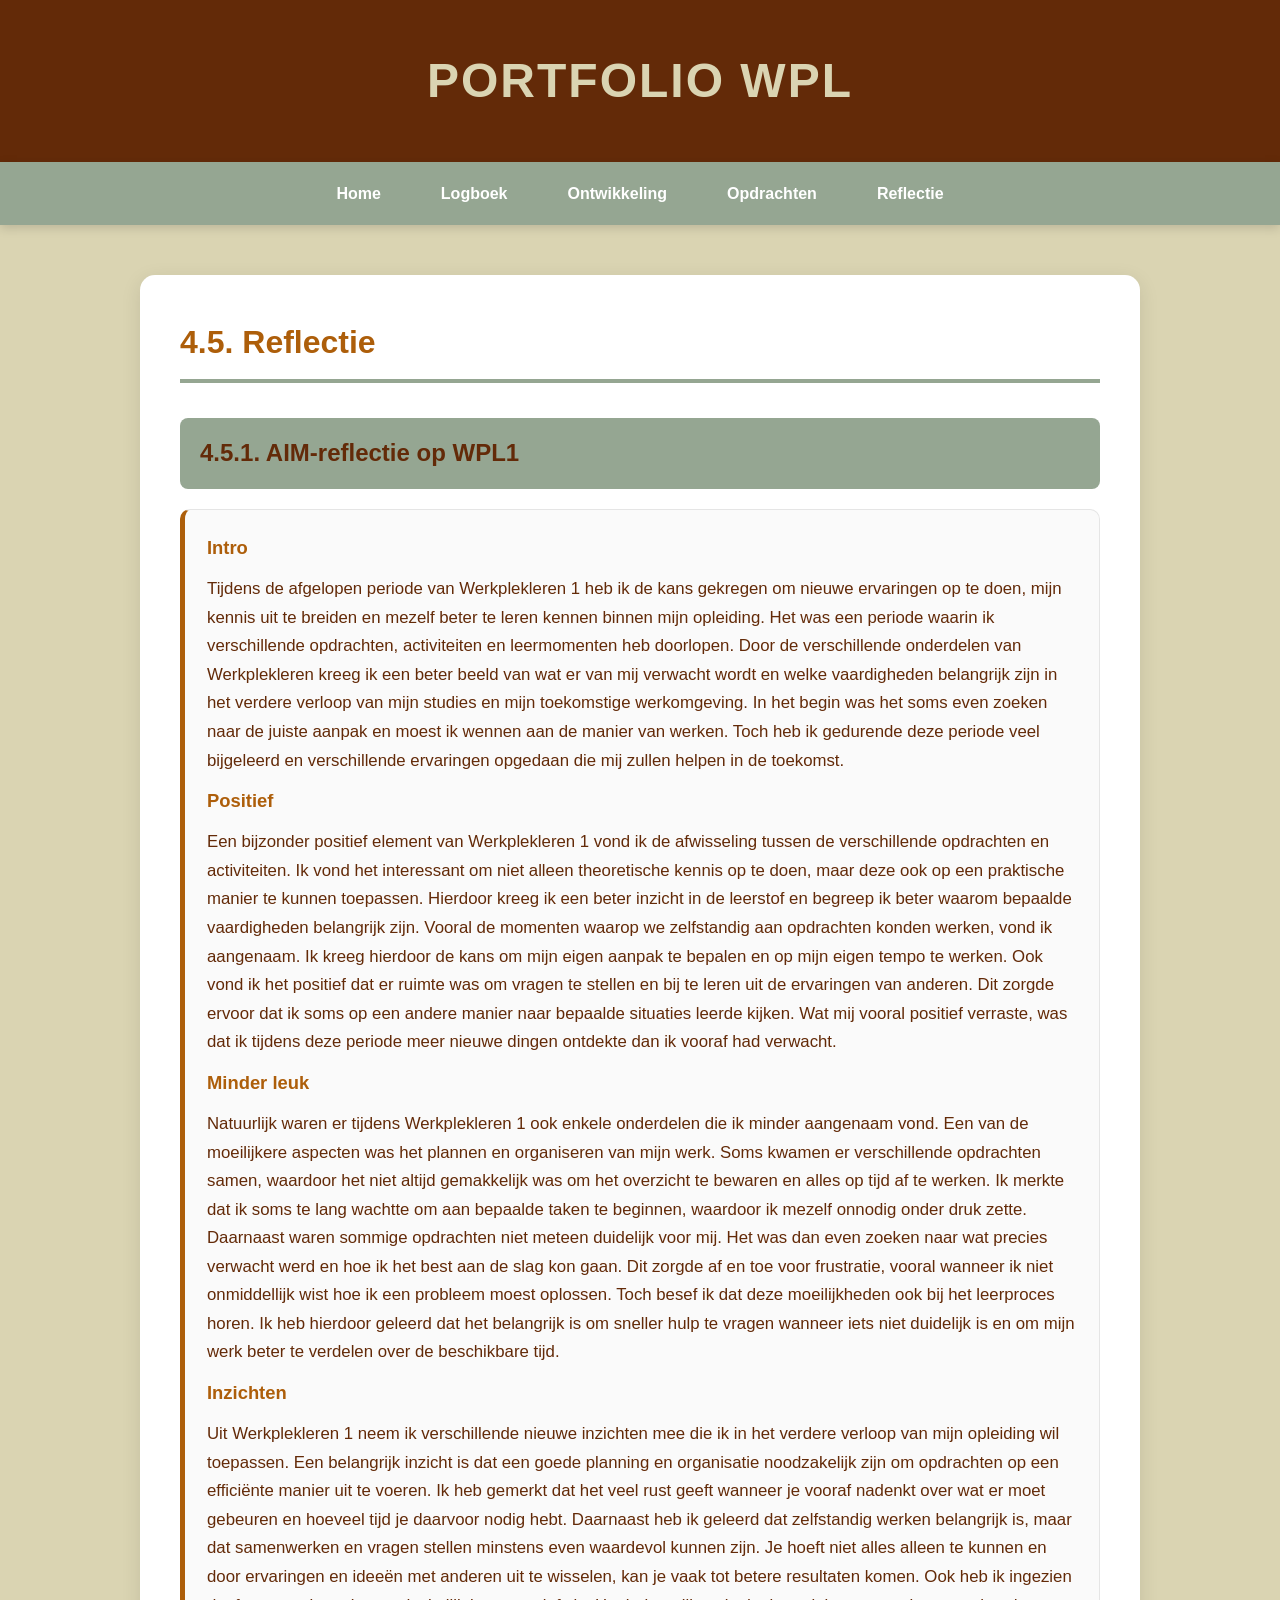
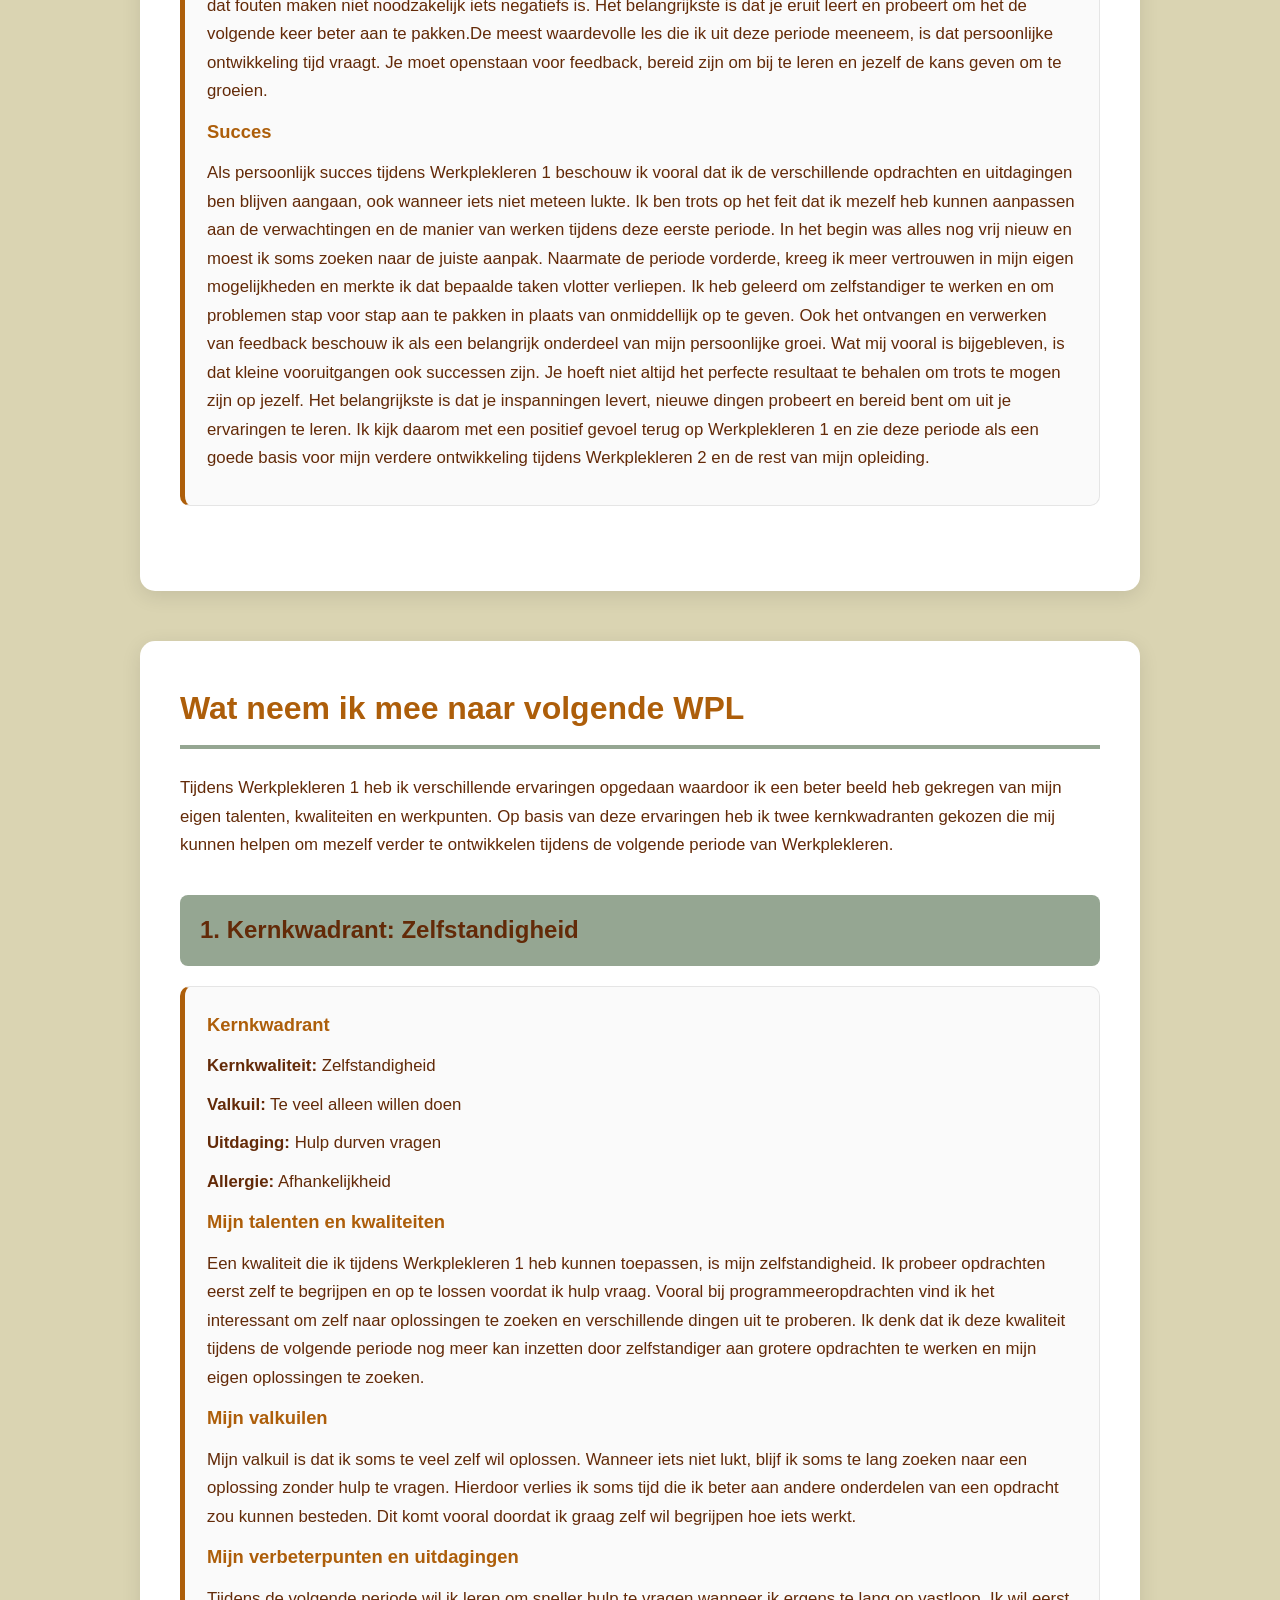
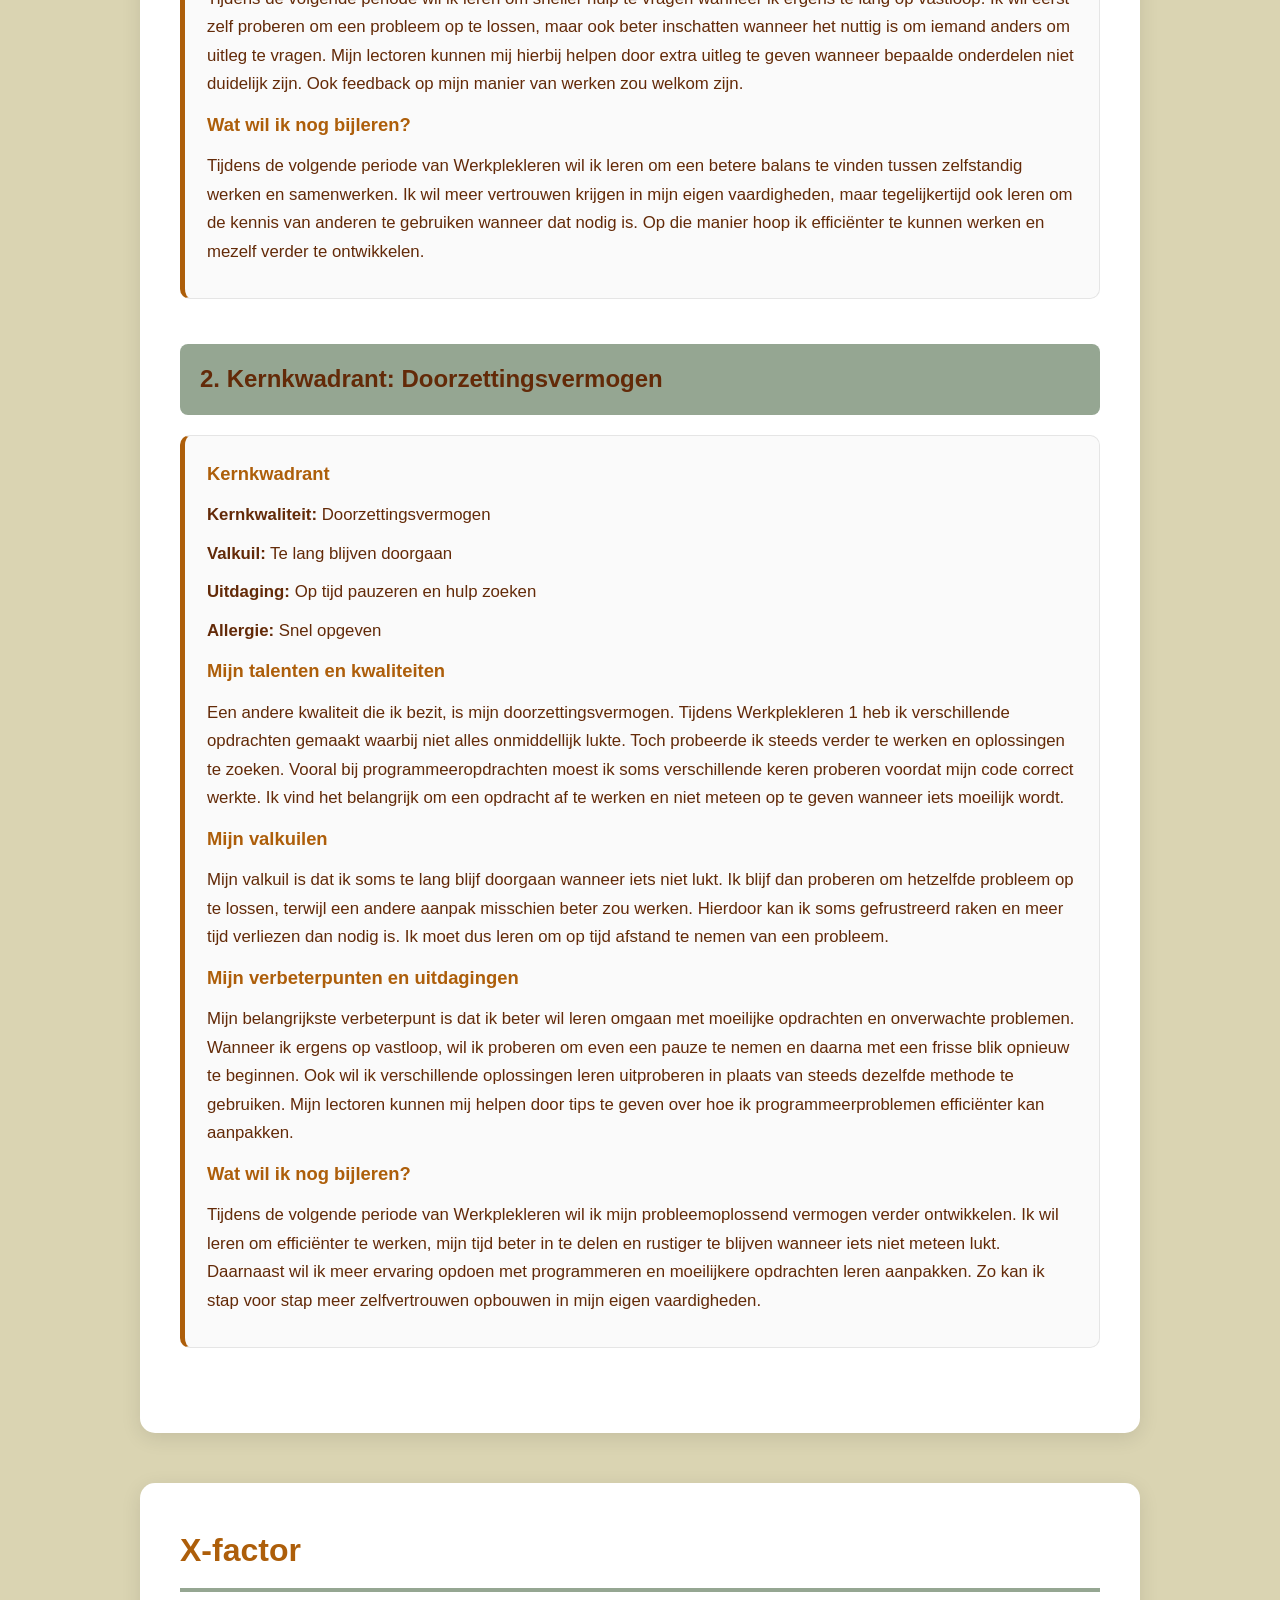
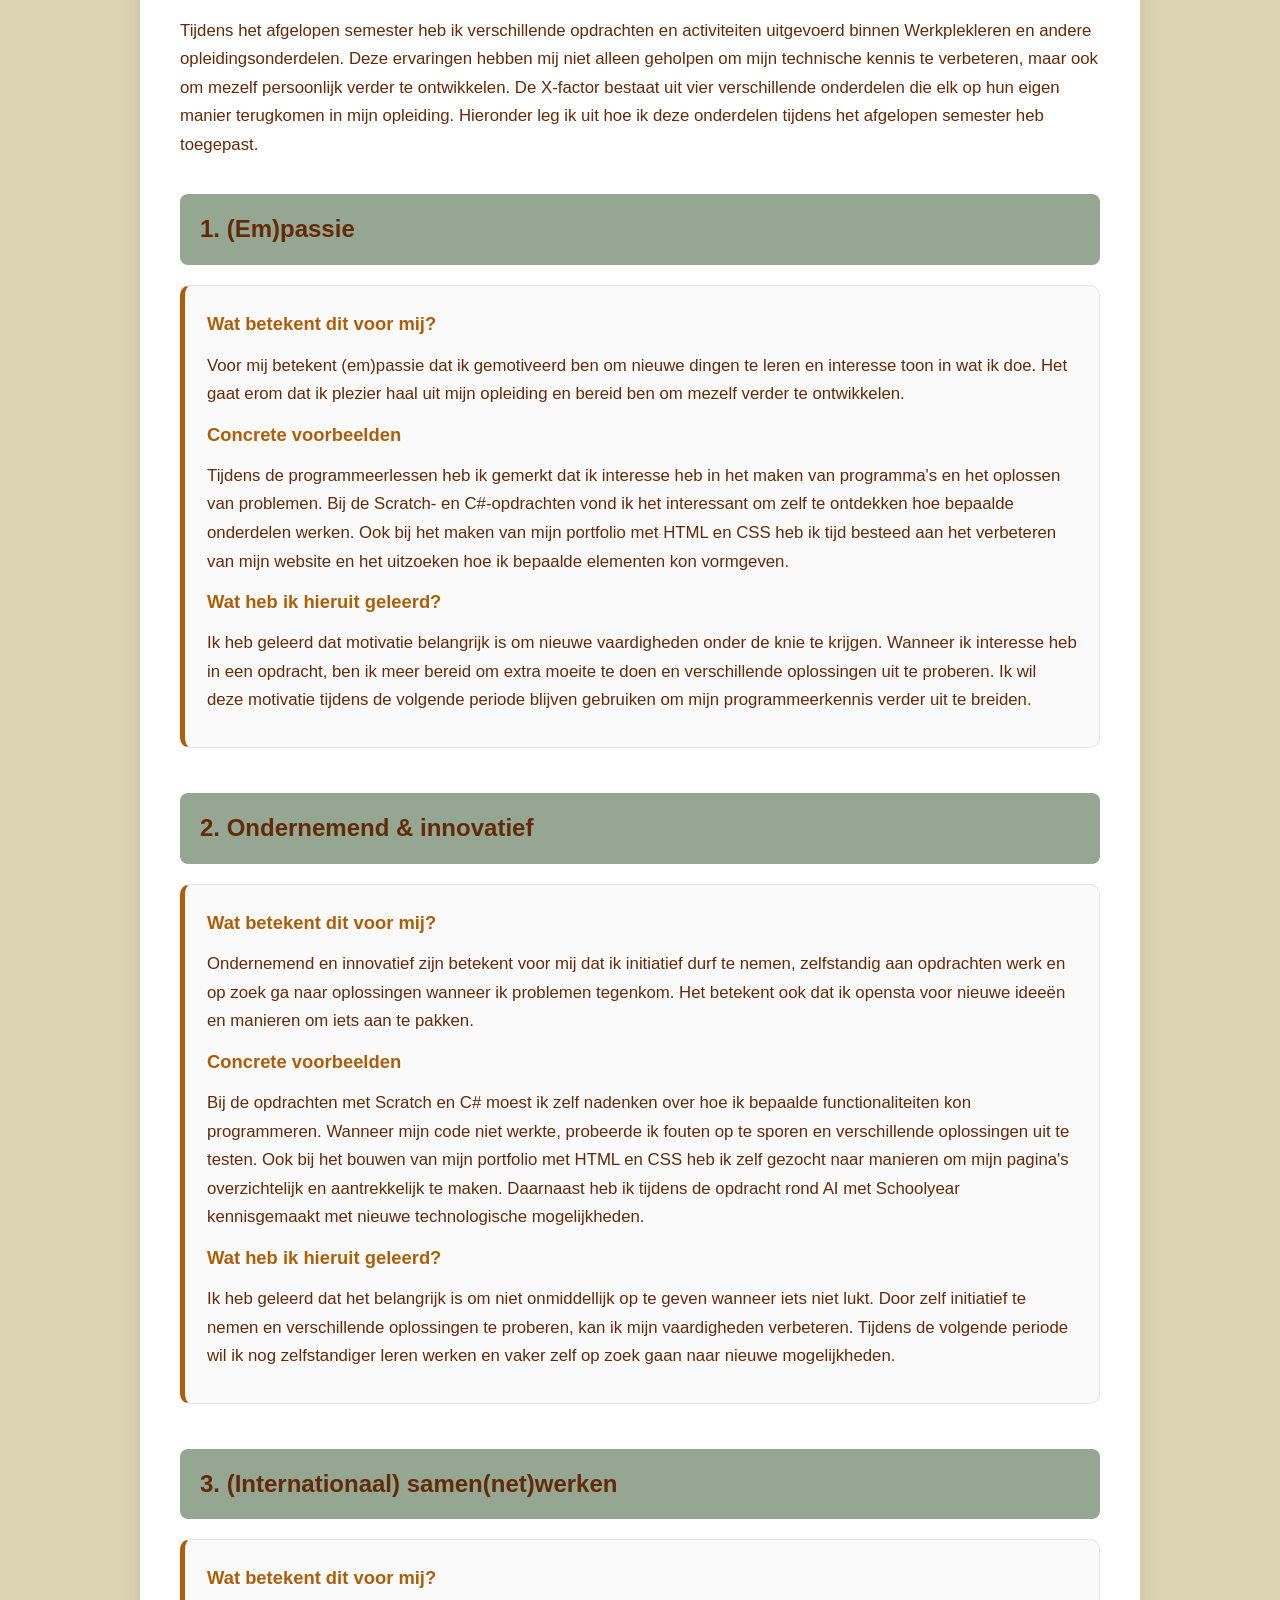
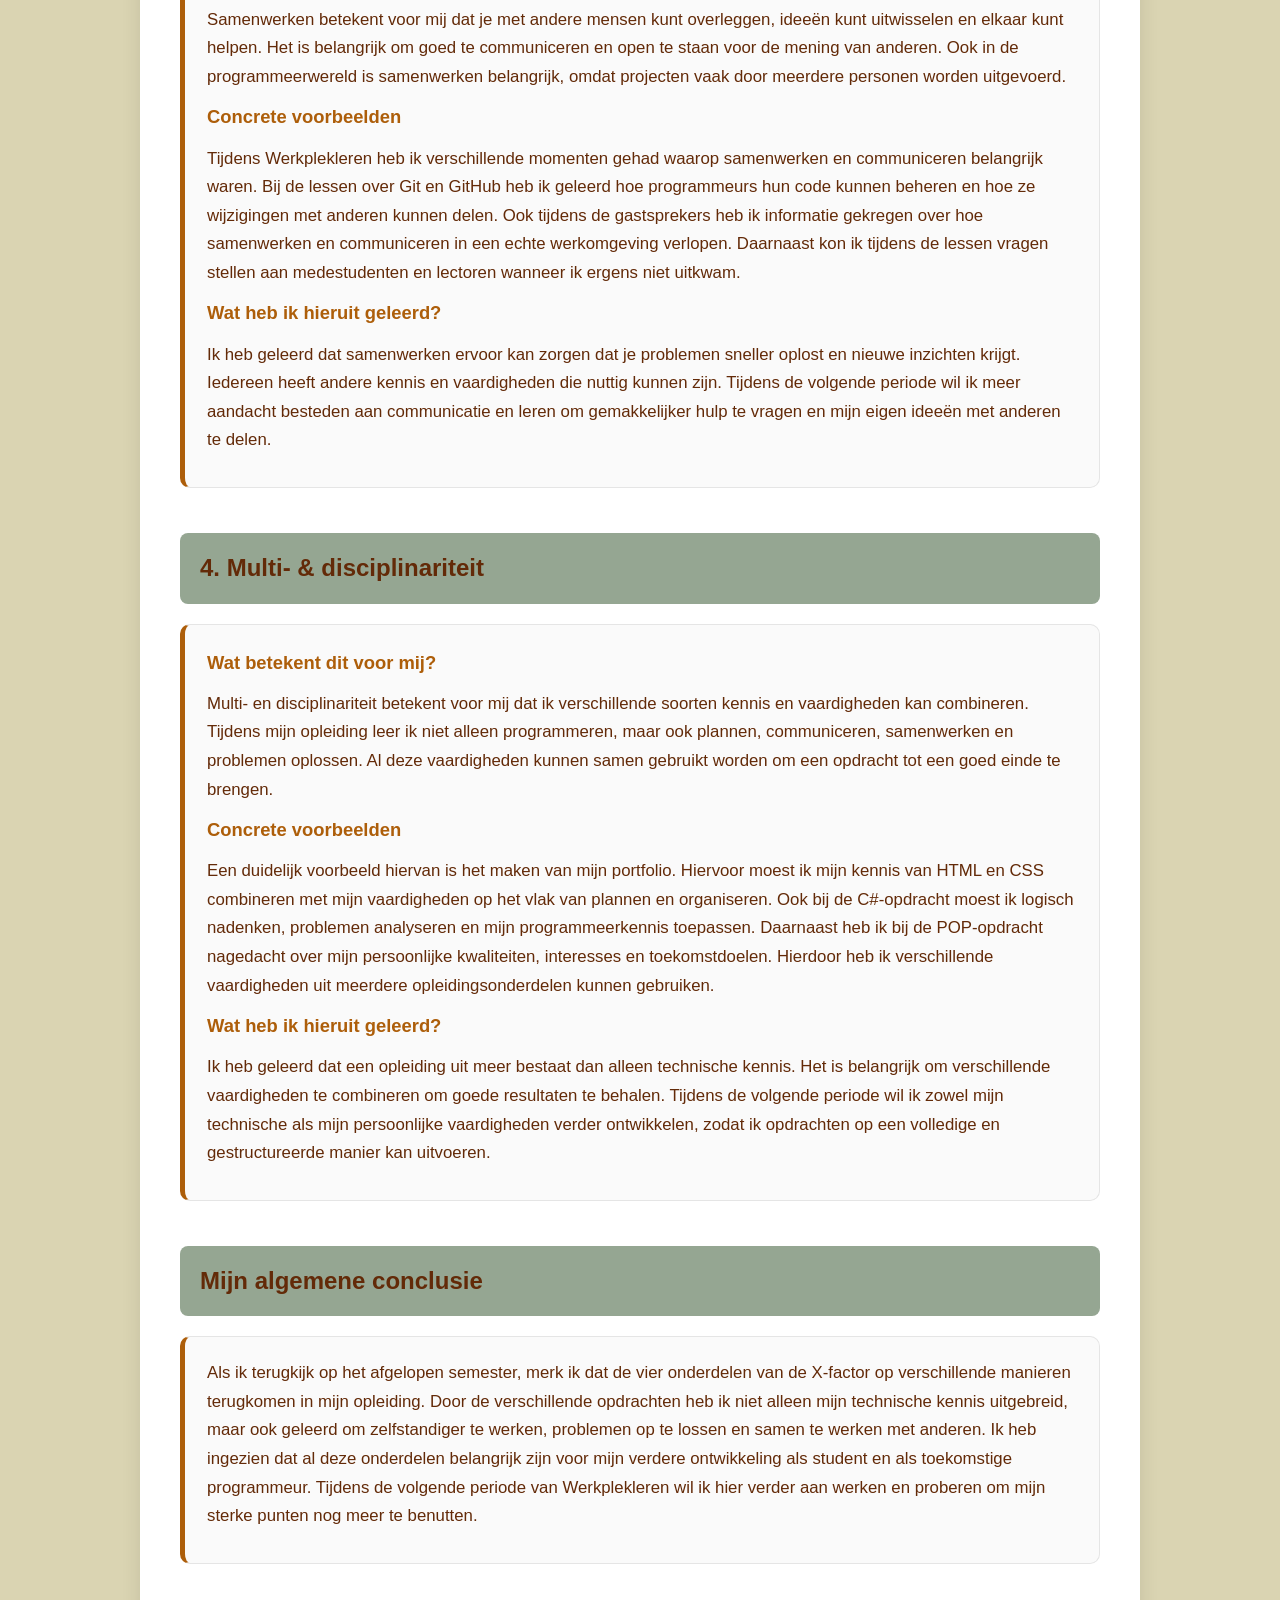
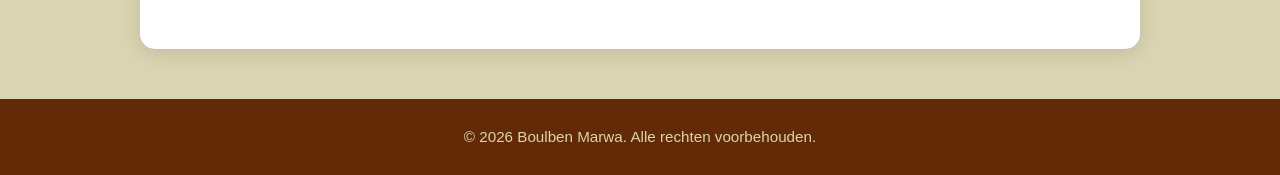
<file: docs/Html/Reflectie.html>
<!DOCTYPE html>
<html lang="nl">
<head>
    <meta charset="UTF-8">
    <meta name="viewport" content="width=device-width, initial-scale=1.0">
    <link rel="stylesheet" href="../Css/Style.css">
    <title>Reflectie</title>
</head>
<body>

    <main>
        <h1 class="page-title">Portfolio WPL</h1>

        <nav class="navigation">
            <ul class="nav-list">
                <li class="Hoofdpagina"><a href="../Html/index.html" class="nav-link">Home</a></li>
                <li class="Logboek"><a href="../Html/Logboek.html" class="nav-link">Logboek</a></li>
                <li class="Ontwikkeling"><a href="../Html/Ontwikkeling.html" class="nav-link">Ontwikkeling</a></li>
                <li class="Opdrachten"><a href="../Html/Opdrachten.html" class="nav-link">Opdrachten</a></li>
                <li class="Reflectie"><a href="../Html/Reflectie.html" class="nav-link">Reflectie</a></li>
            </ul>
        </nav>

        <section class="section">

            <h2 class="section-title">4.5. Reflectie</h2>

            <div class="role-block">
                <h3 class="role-title">4.5.1. AIM-reflectie op WPL1</h3>

                <div class="activity-card">

                    <h4>Intro</h4>
                    <p>
                        Tijdens de afgelopen periode van Werkplekleren 1 heb ik de kans gekregen om nieuwe ervaringen op te doen,
                        mijn kennis uit te breiden en mezelf beter te leren kennen binnen mijn opleiding. Het was een periode waarin 
                        ik verschillende opdrachten, activiteiten en leermomenten heb doorlopen. Door de verschillende onderdelen van 
                        Werkplekleren kreeg ik een beter beeld van wat er van mij verwacht wordt en welke vaardigheden belangrijk zijn 
                        in het verdere verloop van mijn studies en mijn toekomstige werkomgeving. In het begin was het soms even zoeken 
                        naar de juiste aanpak en moest ik wennen aan de manier van werken. Toch heb ik gedurende deze periode veel 
                        bijgeleerd en verschillende ervaringen opgedaan die mij zullen helpen in de toekomst.
                    </p>

                    <h4>Positief</h4>
                    <p>
                        Een bijzonder positief element van Werkplekleren 1 vond ik de afwisseling tussen de verschillende opdrachten en 
                        activiteiten. Ik vond het interessant om niet alleen theoretische kennis op te doen, maar deze ook op een praktische
                        manier te kunnen toepassen. Hierdoor kreeg ik een beter inzicht in de leerstof en begreep ik beter waarom bepaalde 
                        vaardigheden belangrijk zijn. Vooral de momenten waarop we zelfstandig aan opdrachten konden werken, vond ik aangenaam.
                        Ik kreeg hierdoor de kans om mijn eigen aanpak te bepalen en op mijn eigen tempo te werken. Ook vond ik het positief
                        dat er ruimte was om vragen te stellen en bij te leren uit de ervaringen van anderen. Dit zorgde ervoor dat ik soms 
                        op een andere manier naar bepaalde situaties leerde kijken. Wat mij vooral positief verraste, was dat ik tijdens 
                        deze periode meer nieuwe dingen ontdekte dan ik vooraf had verwacht.
                    </p>

                    <h4>Minder leuk</h4>
                    <p>
                        Natuurlijk waren er tijdens Werkplekleren 1 ook enkele onderdelen die ik minder aangenaam vond. Een van de moeilijkere aspecten
                        was het plannen en organiseren van mijn werk. Soms kwamen er verschillende opdrachten samen, waardoor het niet altijd gemakkelijk
                        was om het overzicht te bewaren en alles op tijd af te werken. Ik merkte dat ik soms te lang wachtte om aan bepaalde taken te
                        beginnen, waardoor ik mezelf onnodig onder druk zette. Daarnaast waren sommige opdrachten niet meteen duidelijk voor mij. Het was 
                        dan even zoeken naar wat precies verwacht werd en hoe ik het best aan de slag kon gaan. Dit zorgde af en toe voor frustratie, vooral
                        wanneer ik niet onmiddellijk wist hoe ik een probleem moest oplossen. Toch besef ik dat deze moeilijkheden ook bij het leerproces 
                        horen. Ik heb hierdoor geleerd dat het belangrijk is om sneller hulp te vragen wanneer iets niet duidelijk is en om mijn werk beter
                        te verdelen over de beschikbare tijd.
                    </p>

                    <h4>Inzichten</h4>
                    <p>
                        Uit Werkplekleren 1 neem ik verschillende nieuwe inzichten mee die ik in het verdere verloop van mijn opleiding wil toepassen.
                        Een belangrijk inzicht is dat een goede planning en organisatie noodzakelijk zijn om opdrachten op een efficiënte manier uit te
                        voeren. Ik heb gemerkt dat het veel rust geeft wanneer je vooraf nadenkt over wat er moet gebeuren en hoeveel tijd je daarvoor
                        nodig hebt. Daarnaast heb ik geleerd dat zelfstandig werken belangrijk is, maar dat samenwerken en vragen stellen minstens even
                        waardevol kunnen zijn. Je hoeft niet alles alleen te kunnen en door ervaringen en ideeën met anderen uit te wisselen, kan je vaak
                        tot betere resultaten komen. Ook heb ik ingezien dat fouten maken niet noodzakelijk iets negatiefs is. Het belangrijkste is dat je
                        eruit leert en probeert om het de volgende keer beter aan te pakken.De meest waardevolle les die ik uit deze periode meeneem, 
                        is dat persoonlijke ontwikkeling tijd vraagt. Je moet openstaan voor feedback, bereid zijn om bij te leren en jezelf de kans geven om te groeien.
                    </p>

                    <h4>Succes</h4>
                    <p>
                        Als persoonlijk succes tijdens Werkplekleren 1 beschouw ik vooral dat ik de verschillende opdrachten en uitdagingen 
                        ben blijven aangaan, ook wanneer iets niet meteen lukte. Ik ben trots op het feit dat ik mezelf heb kunnen aanpassen aan 
                        de verwachtingen en de manier van werken tijdens deze eerste periode. In het begin was alles nog vrij nieuw en moest ik soms 
                        zoeken naar de juiste aanpak. Naarmate de periode vorderde, kreeg ik meer vertrouwen in mijn eigen mogelijkheden en merkte ik dat 
                        bepaalde taken vlotter verliepen. Ik heb geleerd om zelfstandiger te werken en om problemen stap voor stap aan te pakken in plaats 
                        van onmiddellijk op te geven. Ook het ontvangen en verwerken van feedback beschouw ik als een belangrijk onderdeel van mijn persoonlijke 
                        groei. Wat mij vooral is bijgebleven, is dat kleine vooruitgangen ook 
                        successen zijn. Je hoeft niet altijd het perfecte resultaat te behalen om trots te mogen zijn op jezelf. Het belangrijkste is dat 
                        je inspanningen levert, nieuwe dingen probeert en bereid bent om uit je ervaringen te leren. Ik kijk daarom met een positief gevoel 
                        terug op Werkplekleren 1 en zie deze periode als een goede basis voor mijn verdere ontwikkeling tijdens Werkplekleren 2 en de rest 
                        van mijn opleiding.
                    </p>

                </div>
            </div>

        </section>

        <section class="section">

            <h2 class="section-title">Wat neem ik mee naar volgende WPL</h2>

            <p>
                Tijdens Werkplekleren 1 heb ik verschillende ervaringen opgedaan
                waardoor ik een beter beeld heb gekregen van mijn eigen talenten,
                kwaliteiten en werkpunten. Op basis van deze ervaringen heb ik
                twee kernkwadranten gekozen die mij kunnen helpen om mezelf
                verder te ontwikkelen tijdens de volgende periode van Werkplekleren.
            </p>

            <div class="role-block">
                <h3 class="role-title">1. Kernkwadrant: Zelfstandigheid</h3>

                <div class="activity-card">

                    <h4>Kernkwadrant</h4>

                    <p><strong>Kernkwaliteit:</strong> Zelfstandigheid</p>
                    <p><strong>Valkuil:</strong> Te veel alleen willen doen</p>
                    <p><strong>Uitdaging:</strong> Hulp durven vragen</p>
                    <p><strong>Allergie:</strong> Afhankelijkheid</p>

                    <h4>Mijn talenten en kwaliteiten</h4>
                    <p>
                        Een kwaliteit die ik tijdens Werkplekleren 1 heb kunnen
                        toepassen, is mijn zelfstandigheid. Ik probeer opdrachten
                        eerst zelf te begrijpen en op te lossen voordat ik hulp
                        vraag. Vooral bij programmeeropdrachten vind ik het
                        interessant om zelf naar oplossingen te zoeken en
                        verschillende dingen uit te proberen. Ik denk dat ik
                        deze kwaliteit tijdens de volgende periode nog meer
                        kan inzetten door zelfstandiger aan grotere opdrachten
                        te werken en mijn eigen oplossingen te zoeken.
                    </p>

                    <h4>Mijn valkuilen</h4>
                    <p>
                        Mijn valkuil is dat ik soms te veel zelf wil oplossen.
                        Wanneer iets niet lukt, blijf ik soms te lang zoeken
                        naar een oplossing zonder hulp te vragen. Hierdoor
                        verlies ik soms tijd die ik beter aan andere onderdelen
                        van een opdracht zou kunnen besteden. Dit komt vooral
                        doordat ik graag zelf wil begrijpen hoe iets werkt.
                    </p>

                    <h4>Mijn verbeterpunten en uitdagingen</h4>
                    <p>
                        Tijdens de volgende periode wil ik leren om sneller
                        hulp te vragen wanneer ik ergens te lang op vastloop.
                        Ik wil eerst zelf proberen om een probleem op te lossen,
                        maar ook beter inschatten wanneer het nuttig is om
                        iemand anders om uitleg te vragen. Mijn lectoren
                        kunnen mij hierbij helpen door extra uitleg te geven
                        wanneer bepaalde onderdelen niet duidelijk zijn.
                        Ook feedback op mijn manier van werken zou welkom zijn.
                    </p>

                    <h4>Wat wil ik nog bijleren?</h4>
                    <p>
                        Tijdens de volgende periode van Werkplekleren wil ik
                        leren om een betere balans te vinden tussen zelfstandig
                        werken en samenwerken. Ik wil meer vertrouwen krijgen
                        in mijn eigen vaardigheden, maar tegelijkertijd ook
                        leren om de kennis van anderen te gebruiken wanneer
                        dat nodig is. Op die manier hoop ik efficiënter te
                        kunnen werken en mezelf verder te ontwikkelen.
                    </p>

                </div>
            </div>

            <div class="role-block">
                <h3 class="role-title">2. Kernkwadrant: Doorzettingsvermogen</h3>

                <div class="activity-card">

                    <h4>Kernkwadrant</h4>

                    <p><strong>Kernkwaliteit:</strong> Doorzettingsvermogen</p>
                    <p><strong>Valkuil:</strong> Te lang blijven doorgaan</p>
                    <p><strong>Uitdaging:</strong> Op tijd pauzeren en hulp zoeken</p>
                    <p><strong>Allergie:</strong> Snel opgeven</p>

                    <h4>Mijn talenten en kwaliteiten</h4>
                    <p>
                        Een andere kwaliteit die ik bezit, is mijn
                        doorzettingsvermogen. Tijdens Werkplekleren 1 heb
                        ik verschillende opdrachten gemaakt waarbij niet
                        alles onmiddellijk lukte. Toch probeerde ik steeds
                        verder te werken en oplossingen te zoeken. Vooral
                        bij programmeeropdrachten moest ik soms verschillende
                        keren proberen voordat mijn code correct werkte.
                        Ik vind het belangrijk om een opdracht af te werken
                        en niet meteen op te geven wanneer iets moeilijk wordt.
                    </p>

                    <h4>Mijn valkuilen</h4>
                    <p>
                        Mijn valkuil is dat ik soms te lang blijf doorgaan
                        wanneer iets niet lukt. Ik blijf dan proberen om
                        hetzelfde probleem op te lossen, terwijl een andere
                        aanpak misschien beter zou werken. Hierdoor kan ik
                        soms gefrustreerd raken en meer tijd verliezen dan
                        nodig is. Ik moet dus leren om op tijd afstand te
                        nemen van een probleem.
                    </p>

                    <h4>Mijn verbeterpunten en uitdagingen</h4>
                    <p>
                        Mijn belangrijkste verbeterpunt is dat ik beter
                        wil leren omgaan met moeilijke opdrachten en
                        onverwachte problemen. Wanneer ik ergens op vastloop,
                        wil ik proberen om even een pauze te nemen en daarna
                        met een frisse blik opnieuw te beginnen. Ook wil ik
                        verschillende oplossingen leren uitproberen in
                        plaats van steeds dezelfde methode te gebruiken.
                        Mijn lectoren kunnen mij helpen door tips te geven
                        over hoe ik programmeerproblemen efficiënter kan
                        aanpakken.
                    </p>

                    <h4>Wat wil ik nog bijleren?</h4>
                    <p>
                        Tijdens de volgende periode van Werkplekleren wil
                        ik mijn probleemoplossend vermogen verder ontwikkelen.
                        Ik wil leren om efficiënter te werken, mijn tijd
                        beter in te delen en rustiger te blijven wanneer
                        iets niet meteen lukt. Daarnaast wil ik meer ervaring
                        opdoen met programmeren en moeilijkere opdrachten
                        leren aanpakken. Zo kan ik stap voor stap meer
                        zelfvertrouwen opbouwen in mijn eigen vaardigheden.
                    </p>

                </div>
            </div>

        </section>

        <section class="section">

            <h2 class="section-title"> X-factor</h2>

            <p>
                Tijdens het afgelopen semester heb ik verschillende opdrachten
                en activiteiten uitgevoerd binnen Werkplekleren en andere
                opleidingsonderdelen. Deze ervaringen hebben mij niet alleen
                geholpen om mijn technische kennis te verbeteren, maar ook
                om mezelf persoonlijk verder te ontwikkelen. De X-factor
                bestaat uit vier verschillende onderdelen die elk op hun
                eigen manier terugkomen in mijn opleiding. Hieronder leg
                ik uit hoe ik deze onderdelen tijdens het afgelopen semester
                heb toegepast.
            </p>

            <div class="role-block">
                <h3 class="role-title">1. (Em)passie</h3>

                <div class="activity-card">

                    <h4>Wat betekent dit voor mij?</h4>
                    <p>
                        Voor mij betekent (em)passie dat ik gemotiveerd ben
                        om nieuwe dingen te leren en interesse toon in
                        wat ik doe. Het gaat erom dat ik plezier haal uit
                        mijn opleiding en bereid ben om mezelf verder
                        te ontwikkelen.
                    </p>

                    <h4>Concrete voorbeelden</h4>
                    <p>
                        Tijdens de programmeerlessen heb ik gemerkt dat
                        ik interesse heb in het maken van programma's
                        en het oplossen van problemen. Bij de Scratch-
                        en C#-opdrachten vond ik het interessant om zelf
                        te ontdekken hoe bepaalde onderdelen werken.
                        Ook bij het maken van mijn portfolio met HTML
                        en CSS heb ik tijd besteed aan het verbeteren
                        van mijn website en het uitzoeken hoe ik bepaalde
                        elementen kon vormgeven.
                    </p>

                    <h4>Wat heb ik hieruit geleerd?</h4>
                    <p>
                        Ik heb geleerd dat motivatie belangrijk is om
                        nieuwe vaardigheden onder de knie te krijgen.
                        Wanneer ik interesse heb in een opdracht, ben
                        ik meer bereid om extra moeite te doen en
                        verschillende oplossingen uit te proberen.
                        Ik wil deze motivatie tijdens de volgende
                        periode blijven gebruiken om mijn programmeerkennis
                        verder uit te breiden.
                    </p>

                </div>
            </div>

            <div class="role-block">
                <h3 class="role-title">2. Ondernemend & innovatief</h3>

                <div class="activity-card">

                    <h4>Wat betekent dit voor mij?</h4>
                    <p>
                        Ondernemend en innovatief zijn betekent voor
                        mij dat ik initiatief durf te nemen, zelfstandig
                        aan opdrachten werk en op zoek ga naar oplossingen
                        wanneer ik problemen tegenkom. Het betekent ook
                        dat ik opensta voor nieuwe ideeën en manieren
                        om iets aan te pakken.
                    </p>

                    <h4>Concrete voorbeelden</h4>
                    <p>
                        Bij de opdrachten met Scratch en C# moest ik
                        zelf nadenken over hoe ik bepaalde functionaliteiten
                        kon programmeren. Wanneer mijn code niet werkte,
                        probeerde ik fouten op te sporen en verschillende
                        oplossingen uit te testen. Ook bij het bouwen
                        van mijn portfolio met HTML en CSS heb ik zelf
                        gezocht naar manieren om mijn pagina's overzichtelijk
                        en aantrekkelijk te maken. Daarnaast heb ik
                        tijdens de opdracht rond AI met Schoolyear
                        kennisgemaakt met nieuwe technologische
                        mogelijkheden.
                    </p>

                    <h4>Wat heb ik hieruit geleerd?</h4>
                    <p>
                        Ik heb geleerd dat het belangrijk is om niet
                        onmiddellijk op te geven wanneer iets niet lukt.
                        Door zelf initiatief te nemen en verschillende
                        oplossingen te proberen, kan ik mijn vaardigheden
                        verbeteren. Tijdens de volgende periode wil
                        ik nog zelfstandiger leren werken en vaker
                        zelf op zoek gaan naar nieuwe mogelijkheden.
                    </p>

                </div>
            </div>

            <div class="role-block">
                <h3 class="role-title">3. (Internationaal) samen(net)werken</h3>

                <div class="activity-card">

                    <h4>Wat betekent dit voor mij?</h4>
                    <p>
                        Samenwerken betekent voor mij dat je met andere
                        mensen kunt overleggen, ideeën kunt uitwisselen
                        en elkaar kunt helpen. Het is belangrijk om
                        goed te communiceren en open te staan voor
                        de mening van anderen. Ook in de programmeerwereld
                        is samenwerken belangrijk, omdat projecten
                        vaak door meerdere personen worden uitgevoerd.
                    </p>

                    <h4>Concrete voorbeelden</h4>
                    <p>
                        Tijdens Werkplekleren heb ik verschillende
                        momenten gehad waarop samenwerken en communiceren
                        belangrijk waren. Bij de lessen over Git en
                        GitHub heb ik geleerd hoe programmeurs hun
                        code kunnen beheren en hoe ze wijzigingen
                        met anderen kunnen delen. Ook tijdens de
                        gastsprekers heb ik informatie gekregen
                        over hoe samenwerken en communiceren in
                        een echte werkomgeving verlopen. Daarnaast
                        kon ik tijdens de lessen vragen stellen
                        aan medestudenten en lectoren wanneer ik
                        ergens niet uitkwam.
                    </p>

                    <h4>Wat heb ik hieruit geleerd?</h4>
                    <p>
                        Ik heb geleerd dat samenwerken ervoor kan
                        zorgen dat je problemen sneller oplost en
                        nieuwe inzichten krijgt. Iedereen heeft
                        andere kennis en vaardigheden die nuttig
                        kunnen zijn. Tijdens de volgende periode
                        wil ik meer aandacht besteden aan communicatie
                        en leren om gemakkelijker hulp te vragen
                        en mijn eigen ideeën met anderen te delen.
                    </p>

                </div>
            </div>

            <div class="role-block">
                <h3 class="role-title">4. Multi- & disciplinariteit</h3>

                <div class="activity-card">

                    <h4>Wat betekent dit voor mij?</h4>
                    <p>
                        Multi- en disciplinariteit betekent voor
                        mij dat ik verschillende soorten kennis
                        en vaardigheden kan combineren. Tijdens
                        mijn opleiding leer ik niet alleen programmeren,
                        maar ook plannen, communiceren, samenwerken
                        en problemen oplossen. Al deze vaardigheden
                        kunnen samen gebruikt worden om een opdracht
                        tot een goed einde te brengen.
                    </p>

                    <h4>Concrete voorbeelden</h4>
                    <p>
                        Een duidelijk voorbeeld hiervan is het maken
                        van mijn portfolio. Hiervoor moest ik mijn
                        kennis van HTML en CSS combineren met mijn
                        vaardigheden op het vlak van plannen en
                        organiseren. Ook bij de C#-opdracht moest
                        ik logisch nadenken, problemen analyseren
                        en mijn programmeerkennis toepassen.
                        Daarnaast heb ik bij de POP-opdracht
                        nagedacht over mijn persoonlijke kwaliteiten,
                        interesses en toekomstdoelen. Hierdoor
                        heb ik verschillende vaardigheden uit
                        meerdere opleidingsonderdelen kunnen gebruiken.
                    </p>

                    <h4>Wat heb ik hieruit geleerd?</h4>
                    <p>
                        Ik heb geleerd dat een opleiding uit meer
                        bestaat dan alleen technische kennis.
                        Het is belangrijk om verschillende vaardigheden
                        te combineren om goede resultaten te behalen.
                        Tijdens de volgende periode wil ik zowel
                        mijn technische als mijn persoonlijke
                        vaardigheden verder ontwikkelen, zodat
                        ik opdrachten op een volledige en
                        gestructureerde manier kan uitvoeren.
                    </p>

                </div>
            </div>

            <div class="role-block">
                <h3 class="role-title">Mijn algemene conclusie</h3>

                <div class="activity-card">
                    <p>
                        Als ik terugkijk op het afgelopen semester,
                        merk ik dat de vier onderdelen van de X-factor
                        op verschillende manieren terugkomen in
                        mijn opleiding. Door de verschillende opdrachten
                        heb ik niet alleen mijn technische kennis
                        uitgebreid, maar ook geleerd om zelfstandiger
                        te werken, problemen op te lossen en samen
                        te werken met anderen. Ik heb ingezien dat
                        al deze onderdelen belangrijk zijn voor
                        mijn verdere ontwikkeling als student
                        en als toekomstige programmeur. Tijdens
                        de volgende periode van Werkplekleren
                        wil ik hier verder aan werken en proberen
                        om mijn sterke punten nog meer te benutten.
                    </p>
                </div>
            </div>

        </section>


    </main>
<footer>
    <p class="footer-text">&copy; 2026 Boulben Marwa. Alle rechten voorbehouden.</p>
</footer>
    </body>
</html>
</file>
<file: Style.css>
:root {
    --sage-green: #95A692;
    --orange-brown: #AD5E0A;
    --light-beige: #DAD4B2;
    --dark-brown: #632A08;
}

* {
    margin: 0;
    padding: 0;
    box-sizing: border-box;
}

body {
    font-family: "Segoe UI", Arial, sans-serif;
    background-color: var(--light-beige);
    color: var(--dark-brown);
    line-height: 1.7;
}

/* Header */

.page-title {
    text-align: center;
    font-size: 3rem;
    color: var(--light-beige);
    background-color: var(--dark-brown);
    padding: 40px 20px;
    letter-spacing: 2px;
    text-transform: uppercase;
}

/* Navigatie */

.navigation {
    background-color: var(--sage-green);
    box-shadow: 0 3px 10px rgba(0,0,0,0.15);
}

.nav-list {
    list-style: none;
    display: flex;
    justify-content: center;
    flex-wrap: wrap;
}

.nav-list li {
    margin: 0;
}

.nav-link {
    display: block;
    padding: 18px 30px;
    text-decoration: none;
    color: white;
    font-weight: 600;
    transition: 0.3s;
}

.nav-link:hover {
    background-color: var(--orange-brown);
}

/* Content */

.section {
    max-width: 1000px;
    margin: 50px auto;
    padding: 40px;
    background-color: white;
    border-radius: 15px;
    box-shadow: 0 5px 20px rgba(0,0,0,0.1);
}

.section-title {
    font-size: 2rem;
    margin-bottom: 25px;
    color: var(--orange-brown);
    border-bottom: 4px solid var(--sage-green);
    padding-bottom: 10px;
}

.section p {
    margin-bottom: 12px;
    font-size: 1.05rem;
}
#text
{
    padding: 10px;
}
/* Footer */

footer {
    background-color: var(--dark-brown);
    padding: 25px;
    margin-top: 50px;
}

.footer-text {
    color: var(--light-beige);
    text-align: center;
    font-size: 0.95rem;
}

/* Responsief */

@media (max-width: 768px) {

    .page-title {
        font-size: 2rem;
    }

    .nav-list {
        flex-direction: column;
    }

    .nav-link {
        text-align: center;
        border-bottom: 1px solid rgba(255,255,255,0.2);
    }

    .section {
        margin: 20px;
        padding: 25px;
    }

    .section-title {
        font-size: 1.6rem;
    }
}

.table-container {
    overflow-x: auto;
}

.logboek-table {
    width: 100%;
    border-collapse: collapse;
    margin-top: 20px;
    background: white;
    border-radius: 15px;
    overflow: hidden;
}

.logboek-table th {
    background-color: var(--dark-brown);
    color: var(--light-beige);
    padding: 18px;
    text-align: left;
    font-size: 1rem;
}

.logboek-table td {
    padding: 15px;
    border-bottom: 1px solid #e5e5e5;
    vertical-align: top;
    line-height: 1.6;
}

.logboek-table tr:nth-child(even) {
    background-color: rgba(149, 166, 146, 0.08);
}

.logboek-table tr:hover {
    background-color: rgba(173, 94, 10, 0.08);
}

.logboek-table td:first-child {
    font-weight: bold;
    color: var(--orange-brown);
    min-width: 140px;
}

.logboek-table td:nth-child(2) {
    font-weight: 600;
    color: var(--dark-brown);
}

.status-tag {
    display: inline-block;
    padding: 8px 14px;
    border-radius: 25px;
    background-color: var(--sage-green);
    color: white;
    font-weight: 600;
    font-size: 0.9rem;
    white-space: nowrap;
}

.status-tag:hover {
    background-color: var(--orange-brown);
    transition: 0.3s;
}

/* ============================= */
/* ONTWIKKELING PAGINA */
/* ============================= */

/* Algemene vragenblokken */

.question-block {
    margin: 30px 0;
    padding: 25px;
    background-color: rgba(149, 166, 146, 0.12);
    border-left: 5px solid var(--sage-green);
    border-radius: 8px;
}

.question-block h3 {
    color: var(--dark-brown);
    font-size: 1.3rem;
    margin-bottom: 15px;
}

.answer-text {
    line-height: 1.8;
}

/* Rollen */

.role-block {
    margin-top: 35px;
    margin-bottom: 45px;
}

.role-title {
    font-size: 1.5rem;
    color: var(--dark-brown);
    background-color: var(--sage-green);
    padding: 15px 20px;
    border-radius: 8px;
    margin-bottom: 20px;
}

/* OLR onderdelen */

.olr-item {
    background-color: #fafafa;
    padding: 20px;
    margin: 15px 0;
    border-radius: 8px;
    border: 1px solid #e5e5e5;
}

.olr-item h4 {
    color: var(--orange-brown);
    font-size: 1.15rem;
    margin-bottom: 8px;
}

.olr-item p {
    margin-bottom: 10px;
}

.olr-item ul {
    margin: 10px 0 10px 30px;
}

/* Reflectie */

.reflection-block {
    padding: 20px;
    margin: 15px 0;
    background-color: rgba(149, 166, 146, 0.12);
    border-radius: 8px;
}

.reflection-block h4 {
    color: var(--orange-brown);
    font-size: 1.1rem;
    margin-bottom: 10px;
}

.reflection-block p {
    line-height: 1.8;
}

/* Activiteiten */

.activity-card {
    padding: 22px;
    margin: 18px 0;
    background-color: #fafafa;
    border-radius: 10px;
    border: 1px solid #e5e5e5;
    border-left: 5px solid var(--orange-brown);
    transition: 0.3s;
}

.activity-card:hover {
    transform: translateY(-3px);
    box-shadow: 0 4px 12px rgba(0,0,0,0.08);
}

.activity-card h4 {
    color: var(--orange-brown);
    font-size: 1.15rem;
    margin-bottom: 12px;
}

.activity-card p {
    margin-bottom: 10px;
    line-height: 1.7;
}

.activity-card strong {
    color: var(--dark-brown);
}

/* Responsief voor kleinere schermen */

@media (max-width: 768px) {

    .question-block {
        padding: 18px;
    }

    .role-title {
        font-size: 1.2rem;
        padding: 12px;
    }

    .olr-item {
        padding: 15px;
    }

    .reflection-block {
        padding: 15px;
    }

    .activity-card {
        padding: 16px;
    }
}
</file>
<file: Css/Style.css>
:root {
    --sage-green: #95A692;
    --orange-brown: #AD5E0A;
    --light-beige: #DAD4B2;
    --dark-brown: #632A08;
}

* {
    margin: 0;
    padding: 0;
    box-sizing: border-box;
}

body {
    font-family: "Segoe UI", Arial, sans-serif;
    background-color: var(--light-beige);
    color: var(--dark-brown);
    line-height: 1.7;
}

/* Header */

.page-title {
    text-align: center;
    font-size: 3rem;
    color: var(--light-beige);
    background-color: var(--dark-brown);
    padding: 40px 20px;
    letter-spacing: 2px;
    text-transform: uppercase;
}

/* Navigatie */

.navigation {
    background-color: var(--sage-green);
    box-shadow: 0 3px 10px rgba(0,0,0,0.15);
}

.nav-list {
    list-style: none;
    display: flex;
    justify-content: center;
    flex-wrap: wrap;
}

.nav-list li {
    margin: 0;
}

.nav-link {
    display: block;
    padding: 18px 30px;
    text-decoration: none;
    color: white;
    font-weight: 600;
    transition: 0.3s;
}

.nav-link:hover {
    background-color: var(--orange-brown);
}

/* Content */

.section {
    max-width: 1000px;
    margin: 50px auto;
    padding: 40px;
    background-color: white;
    border-radius: 15px;
    box-shadow: 0 5px 20px rgba(0,0,0,0.1);
}

.section-title {
    font-size: 2rem;
    margin-bottom: 25px;
    color: var(--orange-brown);
    border-bottom: 4px solid var(--sage-green);
    padding-bottom: 10px;
}

.section p {
    margin-bottom: 12px;
    font-size: 1.05rem;
}
#text
{
    padding: 10px;
}
/* Footer */

footer {
    background-color: var(--dark-brown);
    padding: 25px;
    margin-top: 50px;
}

.footer-text {
    color: var(--light-beige);
    text-align: center;
    font-size: 0.95rem;
}

/* Responsief */

@media (max-width: 768px) {

    .page-title {
        font-size: 2rem;
    }

    .nav-list {
        flex-direction: column;
    }

    .nav-link {
        text-align: center;
        border-bottom: 1px solid rgba(255,255,255,0.2);
    }

    .section {
        margin: 20px;
        padding: 25px;
    }

    .section-title {
        font-size: 1.6rem;
    }
}

.table-container {
    overflow-x: auto;
}

.logboek-table {
    width: 100%;
    border-collapse: collapse;
    margin-top: 20px;
    background: white;
    border-radius: 15px;
    overflow: hidden;
}

.logboek-table th {
    background-color: var(--dark-brown);
    color: var(--light-beige);
    padding: 18px;
    text-align: left;
    font-size: 1rem;
}

.logboek-table td {
    padding: 15px;
    border-bottom: 1px solid #e5e5e5;
    vertical-align: top;
    line-height: 1.6;
}

.logboek-table tr:nth-child(even) {
    background-color: rgba(149, 166, 146, 0.08);
}

.logboek-table tr:hover {
    background-color: rgba(173, 94, 10, 0.08);
}

.logboek-table td:first-child {
    font-weight: bold;
    color: var(--orange-brown);
    min-width: 140px;
}

.logboek-table td:nth-child(2) {
    font-weight: 600;
    color: var(--dark-brown);
}

.status-tag {
    display: inline-block;
    padding: 8px 14px;
    border-radius: 25px;
    background-color: var(--sage-green);
    color: white;
    font-weight: 600;
    font-size: 0.9rem;
    white-space: nowrap;
}

.status-tag:hover {
    background-color: var(--orange-brown);
    transition: 0.3s;
}

/* ============================= */
/* ONTWIKKELING PAGINA */
/* ============================= */

/* Algemene vragenblokken */

.question-block {
    margin: 30px 0;
    padding: 25px;
    background-color: rgba(149, 166, 146, 0.12);
    border-left: 5px solid var(--sage-green);
    border-radius: 8px;
}

.question-block h3 {
    color: var(--dark-brown);
    font-size: 1.3rem;
    margin-bottom: 15px;
}

.answer-text {
    line-height: 1.8;
}

/* Rollen */

.role-block {
    margin-top: 35px;
    margin-bottom: 45px;
}

.role-title {
    font-size: 1.5rem;
    color: var(--dark-brown);
    background-color: var(--sage-green);
    padding: 15px 20px;
    border-radius: 8px;
    margin-bottom: 20px;
}

/* OLR onderdelen */

.olr-item {
    background-color: #fafafa;
    padding: 20px;
    margin: 15px 0;
    border-radius: 8px;
    border: 1px solid #e5e5e5;
}

.olr-item h4 {
    color: var(--orange-brown);
    font-size: 1.15rem;
    margin-bottom: 8px;
}

.olr-item p {
    margin-bottom: 10px;
}

.olr-item ul {
    margin: 10px 0 10px 30px;
}

/* Reflectie */

.reflection-block {
    padding: 20px;
    margin: 15px 0;
    background-color: rgba(149, 166, 146, 0.12);
    border-radius: 8px;
}

.reflection-block h4 {
    color: var(--orange-brown);
    font-size: 1.1rem;
    margin-bottom: 10px;
}

.reflection-block p {
    line-height: 1.8;
}

/* Activiteiten */

.activity-card {
    padding: 22px;
    margin: 18px 0;
    background-color: #fafafa;
    border-radius: 10px;
    border: 1px solid #e5e5e5;
    border-left: 5px solid var(--orange-brown);
    transition: 0.3s;
}

.activity-card:hover {
    transform: translateY(-3px);
    box-shadow: 0 4px 12px rgba(0,0,0,0.08);
}

.activity-card h4 {
    color: var(--orange-brown);
    font-size: 1.15rem;
    margin-bottom: 12px;
}

.activity-card p {
    margin-bottom: 10px;
    line-height: 1.7;
}

.activity-card strong {
    color: var(--dark-brown);
}

/* Responsief voor kleinere schermen */

@media (max-width: 768px) {

    .question-block {
        padding: 18px;
    }

    .role-title {
        font-size: 1.2rem;
        padding: 12px;
    }

    .olr-item {
        padding: 15px;
    }

    .reflection-block {
        padding: 15px;
    }

    .activity-card {
        padding: 16px;
    }
}
</file>
<file: docs/Css/Style.css>
:root {
    --sage-green: #95A692;
    --orange-brown: #AD5E0A;
    --light-beige: #DAD4B2;
    --dark-brown: #632A08;
}

* {
    margin: 0;
    padding: 0;
    box-sizing: border-box;
}

body {
    font-family: "Segoe UI", Arial, sans-serif;
    background-color: var(--light-beige);
    color: var(--dark-brown);
    line-height: 1.7;
}

/* Header */

.page-title {
    text-align: center;
    font-size: 3rem;
    color: var(--light-beige);
    background-color: var(--dark-brown);
    padding: 40px 20px;
    letter-spacing: 2px;
    text-transform: uppercase;
}

/* Navigatie */

.navigation {
    background-color: var(--sage-green);
    box-shadow: 0 3px 10px rgba(0,0,0,0.15);
}

.nav-list {
    list-style: none;
    display: flex;
    justify-content: center;
    flex-wrap: wrap;
}

.nav-list li {
    margin: 0;
}

.nav-link {
    display: block;
    padding: 18px 30px;
    text-decoration: none;
    color: white;
    font-weight: 600;
    transition: 0.3s;
}

.nav-link:hover {
    background-color: var(--orange-brown);
}

/* Content */

.section {
    max-width: 1000px;
    margin: 50px auto;
    padding: 40px;
    background-color: white;
    border-radius: 15px;
    box-shadow: 0 5px 20px rgba(0,0,0,0.1);
}

.section-title {
    font-size: 2rem;
    margin-bottom: 25px;
    color: var(--orange-brown);
    border-bottom: 4px solid var(--sage-green);
    padding-bottom: 10px;
}

.section p {
    margin-bottom: 12px;
    font-size: 1.05rem;
}
#text
{
    padding: 10px;
}
/* Footer */

footer {
    background-color: var(--dark-brown);
    padding: 25px;
    margin-top: 50px;
}

.footer-text {
    color: var(--light-beige);
    text-align: center;
    font-size: 0.95rem;
}

/* Responsief */

@media (max-width: 768px) {

    .page-title {
        font-size: 2rem;
    }

    .nav-list {
        flex-direction: column;
    }

    .nav-link {
        text-align: center;
        border-bottom: 1px solid rgba(255,255,255,0.2);
    }

    .section {
        margin: 20px;
        padding: 25px;
    }

    .section-title {
        font-size: 1.6rem;
    }
}

.table-container {
    overflow-x: auto;
}

.logboek-table {
    width: 100%;
    border-collapse: collapse;
    margin-top: 20px;
    background: white;
    border-radius: 15px;
    overflow: hidden;
}

.logboek-table th {
    background-color: var(--dark-brown);
    color: var(--light-beige);
    padding: 18px;
    text-align: left;
    font-size: 1rem;
}

.logboek-table td {
    padding: 15px;
    border-bottom: 1px solid #e5e5e5;
    vertical-align: top;
    line-height: 1.6;
}

.logboek-table tr:nth-child(even) {
    background-color: rgba(149, 166, 146, 0.08);
}

.logboek-table tr:hover {
    background-color: rgba(173, 94, 10, 0.08);
}

.logboek-table td:first-child {
    font-weight: bold;
    color: var(--orange-brown);
    min-width: 140px;
}

.logboek-table td:nth-child(2) {
    font-weight: 600;
    color: var(--dark-brown);
}

.status-tag {
    display: inline-block;
    padding: 8px 14px;
    border-radius: 25px;
    background-color: var(--sage-green);
    color: white;
    font-weight: 600;
    font-size: 0.9rem;
    white-space: nowrap;
}

.status-tag:hover {
    background-color: var(--orange-brown);
    transition: 0.3s;
}

/* ============================= */
/* ONTWIKKELING PAGINA */
/* ============================= */

/* Algemene vragenblokken */

.question-block {
    margin: 30px 0;
    padding: 25px;
    background-color: rgba(149, 166, 146, 0.12);
    border-left: 5px solid var(--sage-green);
    border-radius: 8px;
}

.question-block h3 {
    color: var(--dark-brown);
    font-size: 1.3rem;
    margin-bottom: 15px;
}

.answer-text {
    line-height: 1.8;
}

/* Rollen */

.role-block {
    margin-top: 35px;
    margin-bottom: 45px;
}

.role-title {
    font-size: 1.5rem;
    color: var(--dark-brown);
    background-color: var(--sage-green);
    padding: 15px 20px;
    border-radius: 8px;
    margin-bottom: 20px;
}

/* OLR onderdelen */

.olr-item {
    background-color: #fafafa;
    padding: 20px;
    margin: 15px 0;
    border-radius: 8px;
    border: 1px solid #e5e5e5;
}

.olr-item h4 {
    color: var(--orange-brown);
    font-size: 1.15rem;
    margin-bottom: 8px;
}

.olr-item p {
    margin-bottom: 10px;
}

.olr-item ul {
    margin: 10px 0 10px 30px;
}

/* Reflectie */

.reflection-block {
    padding: 20px;
    margin: 15px 0;
    background-color: rgba(149, 166, 146, 0.12);
    border-radius: 8px;
}

.reflection-block h4 {
    color: var(--orange-brown);
    font-size: 1.1rem;
    margin-bottom: 10px;
}

.reflection-block p {
    line-height: 1.8;
}

/* Activiteiten */

.activity-card {
    padding: 22px;
    margin: 18px 0;
    background-color: #fafafa;
    border-radius: 10px;
    border: 1px solid #e5e5e5;
    border-left: 5px solid var(--orange-brown);
    transition: 0.3s;
}

.activity-card:hover {
    transform: translateY(-3px);
    box-shadow: 0 4px 12px rgba(0,0,0,0.08);
}

.activity-card h4 {
    color: var(--orange-brown);
    font-size: 1.15rem;
    margin-bottom: 12px;
}

.activity-card p {
    margin-bottom: 10px;
    line-height: 1.7;
}

.activity-card strong {
    color: var(--dark-brown);
}

/* Responsief voor kleinere schermen */

@media (max-width: 768px) {

    .question-block {
        padding: 18px;
    }

    .role-title {
        font-size: 1.2rem;
        padding: 12px;
    }

    .olr-item {
        padding: 15px;
    }

    .reflection-block {
        padding: 15px;
    }

    .activity-card {
        padding: 16px;
    }
}
</file>
